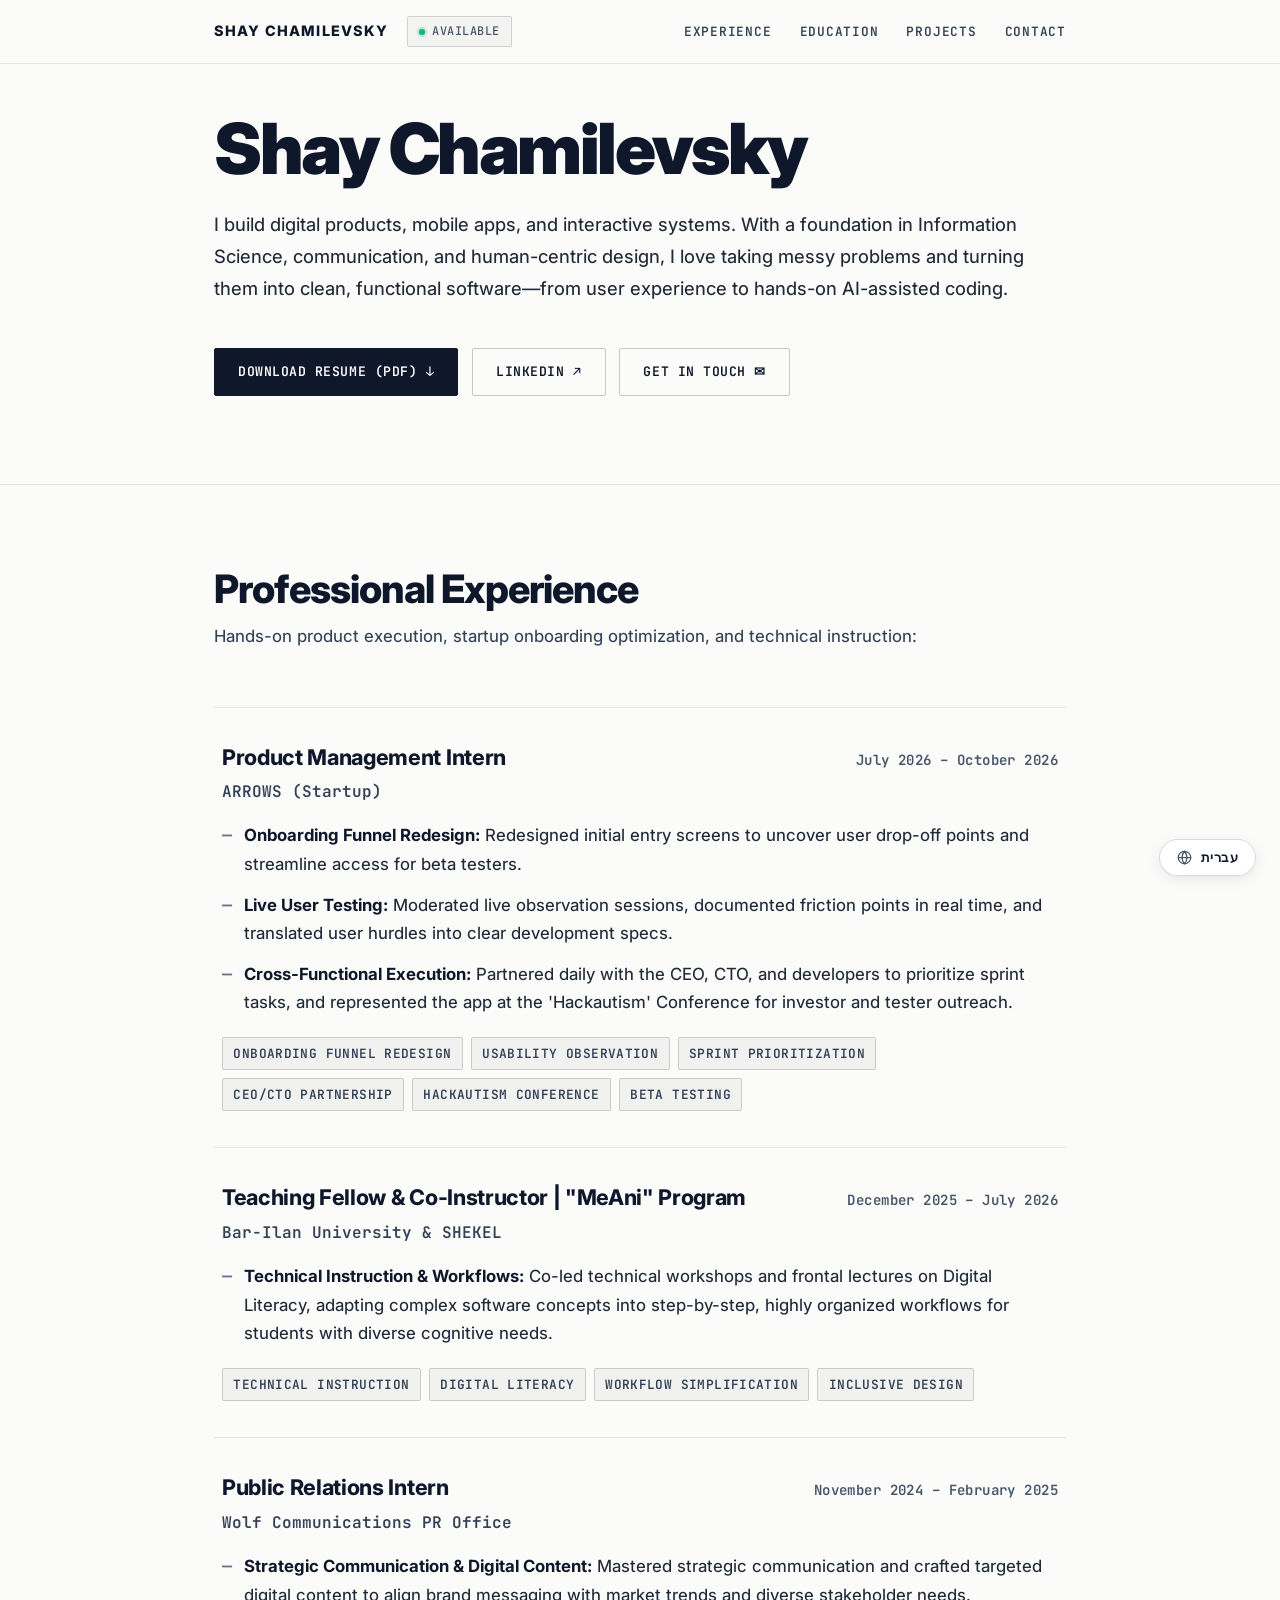
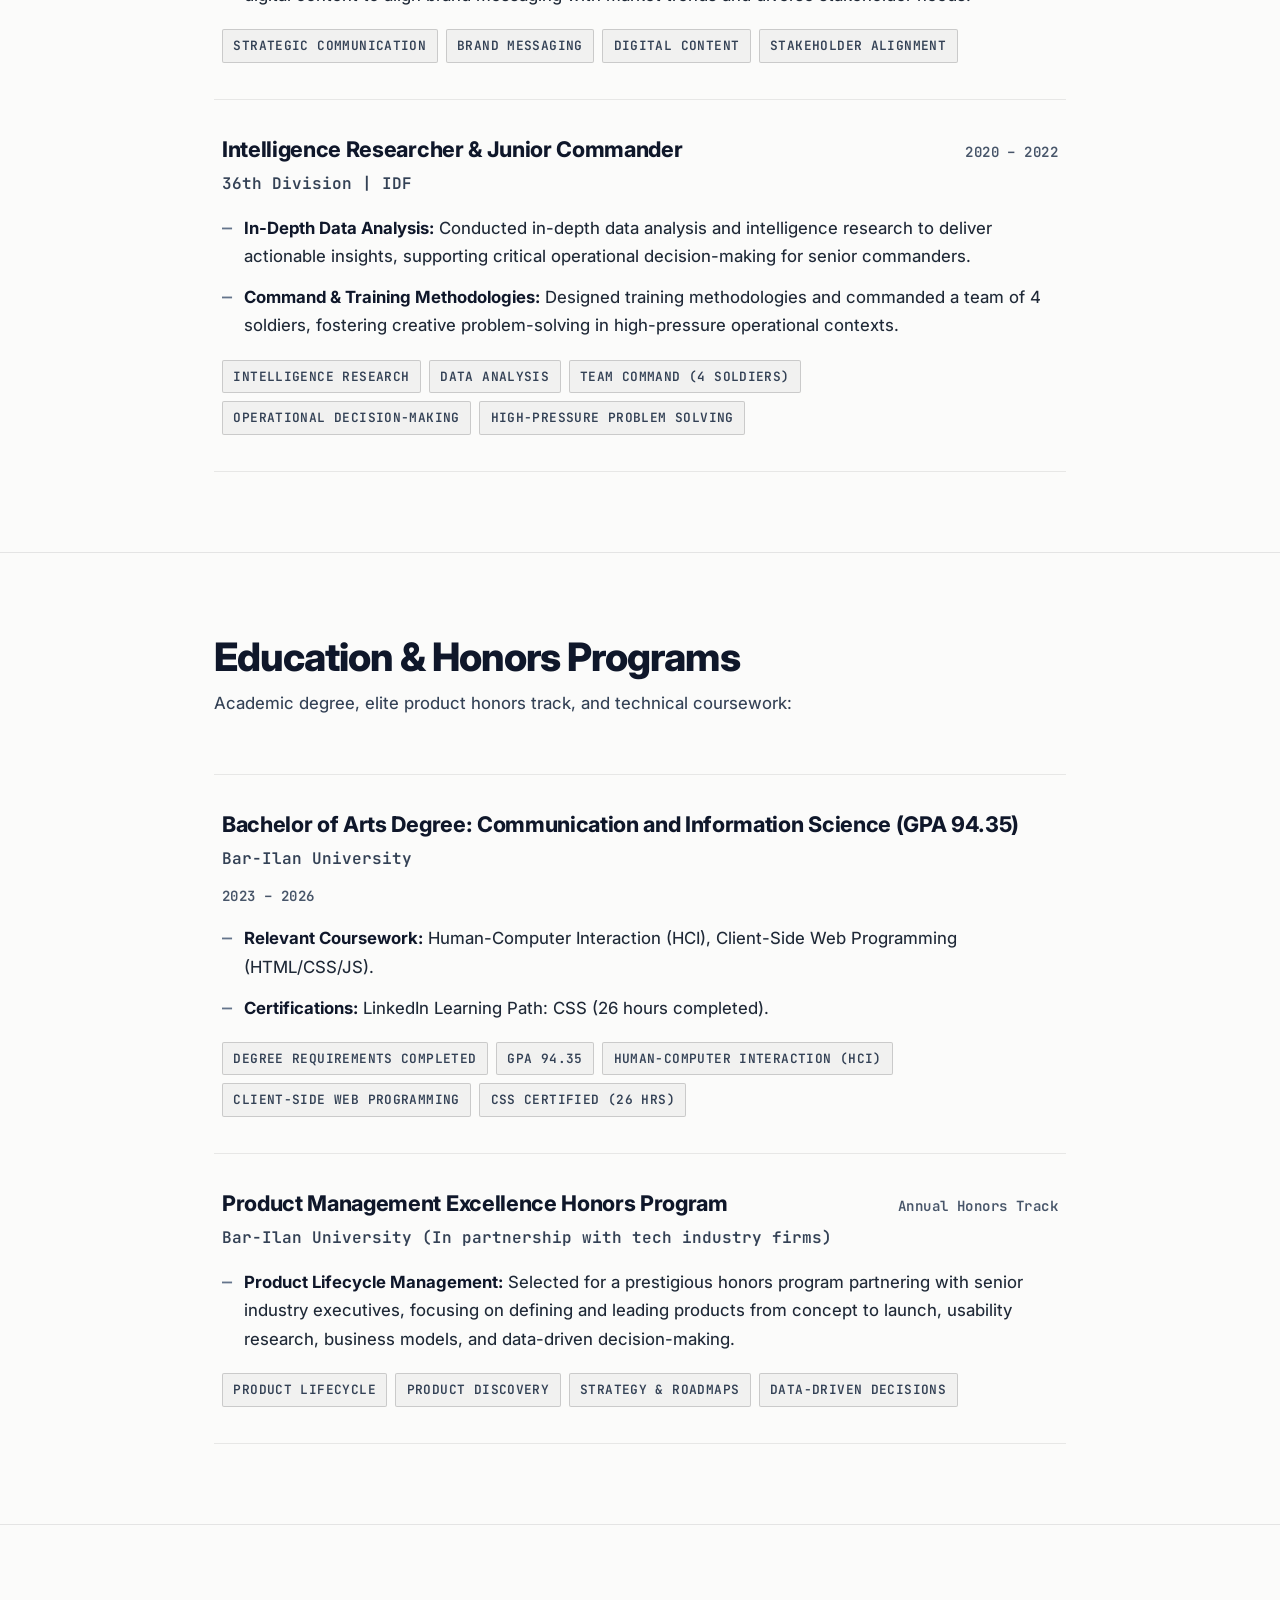
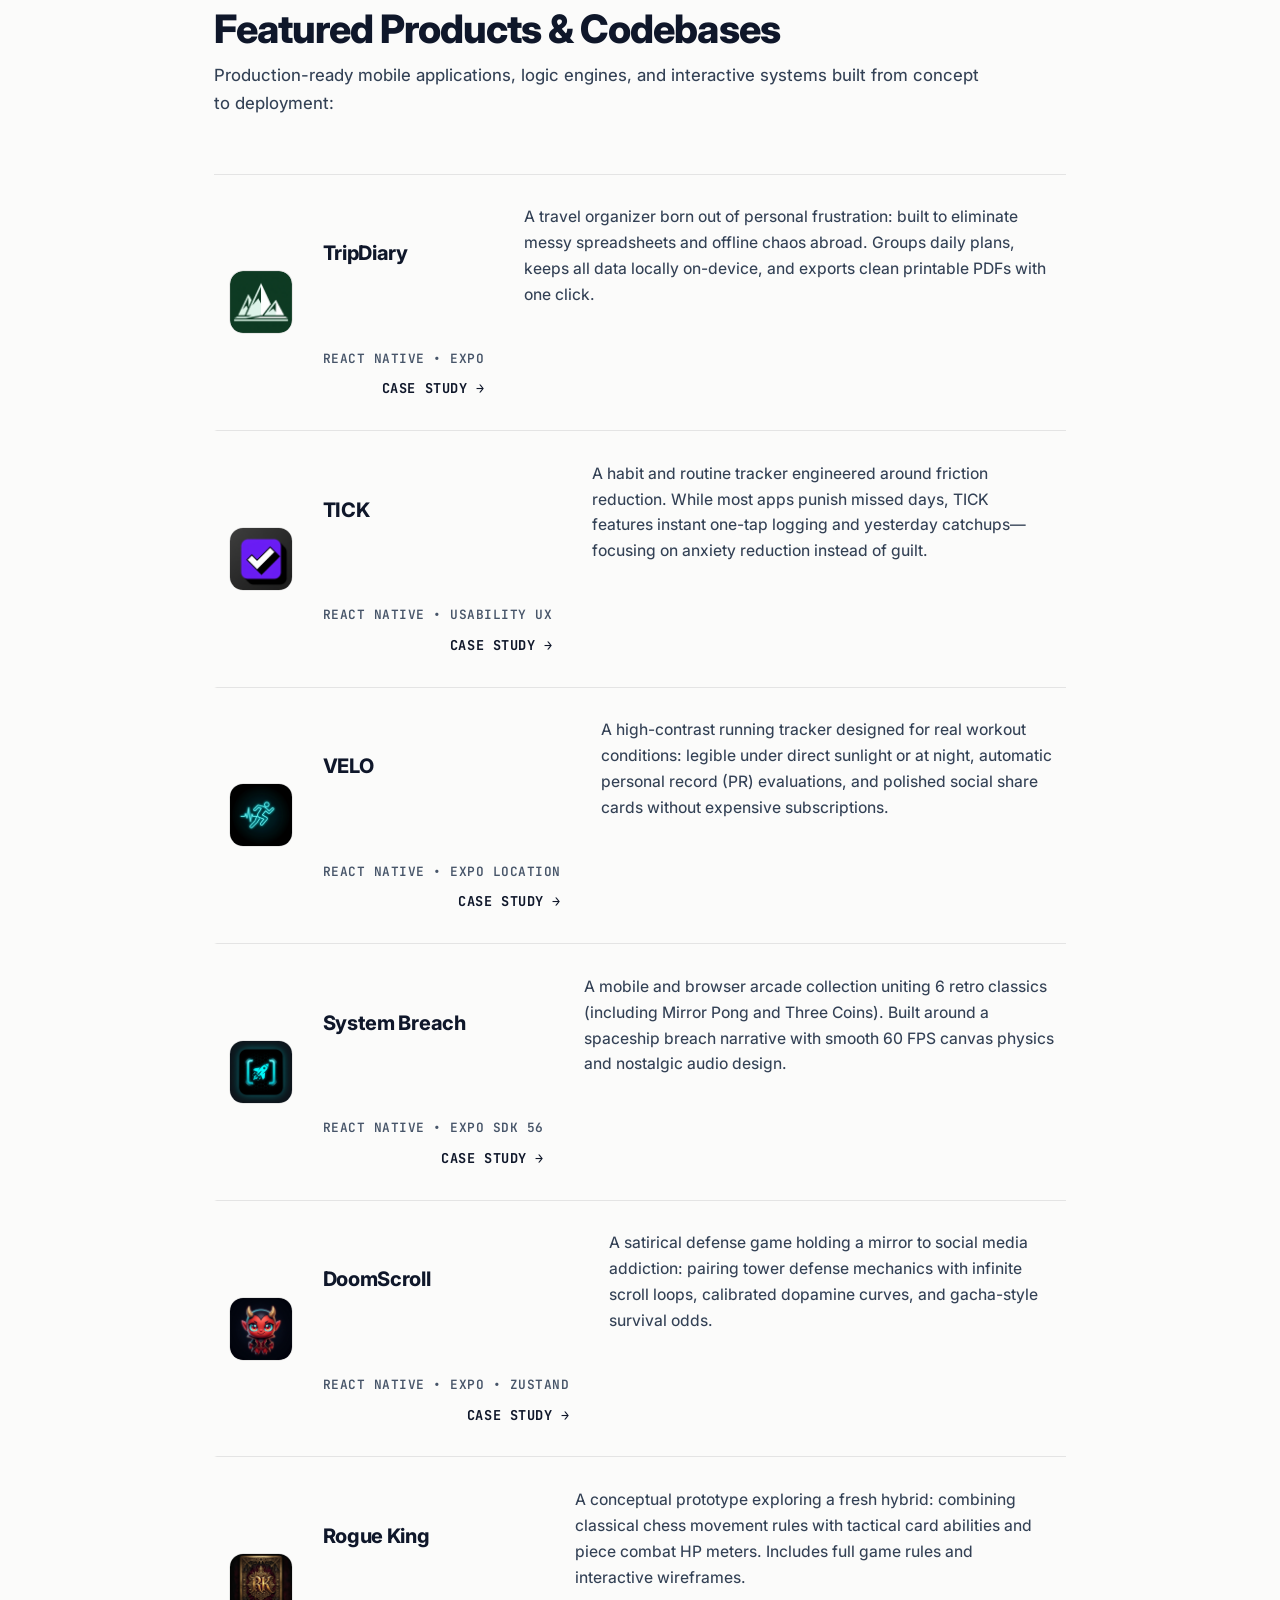
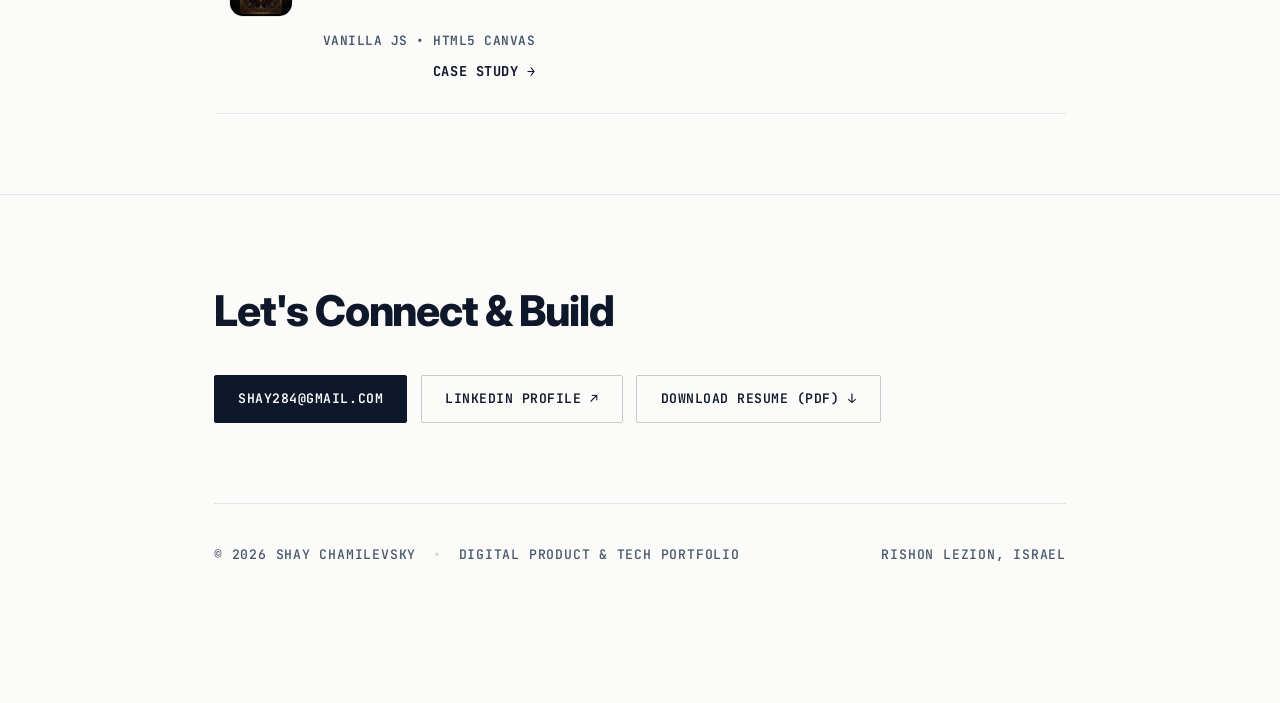
<file: index.html>
<!doctype html>
<html lang="en" dir="ltr">
  <head>
    <meta charset="UTF-8" />
    <meta name="viewport" content="width=device-width, initial-scale=1.0" />
    <title>Shay Chamilevsky — Product Builder & Technologist</title>
    <!-- Fonts: Inter for English, Rubik for Hebrew -->
    <link rel="preconnect" href="https://fonts.googleapis.com" />
    <link rel="preconnect" href="https://fonts.gstatic.com" crossorigin />
    <link
      href="https://fonts.googleapis.com/css2?family=Chakra+Petch:wght@700&family=Cinzel:wght@700;900&family=Inter:wght@400;500;600;700;800;900&family=Rubik:wght@400;500;700;800&family=JetBrains+Mono:wght@500;700&display=swap"
      rel="stylesheet"
    />
    <link rel="stylesheet" href="assets/css/style.css" />
  </head>
  <body>
    <!-- Top Sticky Navigation Bar -->
    <header class="navbar">
      <div class="nav-container">
        <div class="nav-brand">
          <a href="#hero" class="nav-logo" data-en="SHAY CHAMILEVSKY" data-he="שי חמילבסקי">SHAY CHAMILEVSKY</a>
          <span class="nav-status-pill">
            <span class="status-dot"></span>
            <span data-en="AVAILABLE" data-he="זמין לעבודה">AVAILABLE</span>
          </span>
        </div>

        <nav class="nav-links">
          <a href="#experience" data-en="Experience" data-he="ניסיון">Experience</a>
          <a href="#education" data-en="Education" data-he="השכלה">Education</a>
          <a href="#projects" data-en="Projects" data-he="פרויקטים">Projects</a>
          <a href="#contact" data-en="Contact" data-he="צור קשר">Contact</a>
        </nav>
      </div>
    </header>

    <main>
      <!-- 1. Hero Section: Executive Pitch + Action Buttons + Proof-Points -->
      <section id="hero" class="section hero-section">
        <div class="container">
          <div class="hero-box">
            <h1 class="hero-name" data-en="Shay Chamilevsky" data-he="שי חמילבסקי">
              Shay Chamilevsky
            </h1>

            <p
              class="hero-bio"
              data-en="I build digital products, mobile apps, and interactive systems. With a foundation in Information Science, communication, and human-centric design, I love taking messy problems and turning them into clean, functional software—from user experience to hands-on AI-assisted coding."
              data-he="אני בונה מוצרים דיגיטליים, אפליקציות ומערכות. מגיע עם רקע במדעי המידע, תקשורת בין-אישית וחשיבה מעשית. אוהב לקחת בעיות לא פתורות או רעיונות מבולגנים, ולבנות מהם כלים עובדים ופשוטים לשימוש — מאפיון החוויה ועד פיתוח בקוד בעזרת כלי AI."
            >
              I build digital products, mobile apps, and interactive systems. With a foundation in Information Science, communication, and human-centric design, I love taking messy problems and turning them into clean, functional software—from user experience to hands-on AI-assisted coding.
            </p>

            <div class="hero-actions-row">
              <a
                href="assets/cv/Shay%20Chamilevsky%20CV.pdf"
                class="btn-sharp btn-sharp-primary"
                download="Shay Chamilevsky CV.pdf"
                target="_blank"
                rel="noopener noreferrer"
                data-en="Download Resume (PDF) ↓"
                data-he="הורדת קורות חיים (PDF) ↓"
                aria-label="Download Shay Chamilevsky Resume PDF"
              >
                Download Resume (PDF) ↓
              </a>
              <a
                href="https://www.linkedin.com/in/shaychamilevsky/"
                target="_blank"
                rel="noopener noreferrer"
                class="btn-sharp btn-sharp-outline"
                data-en="LinkedIn ↗"
                data-he="לינקדאין ↗"
                aria-label="Open Shay Chamilevsky LinkedIn Profile"
              >
                LinkedIn ↗
              </a>
              <a
                href="mailto:shay284@gmail.com"
                class="btn-sharp btn-sharp-outline"
                data-en="Get in Touch ✉"
                data-he="צור קשר ✉"
                aria-label="Send Email to Shay Chamilevsky"
              >
                Get in Touch ✉
              </a>
            </div>
          </div>
        </div>
      </section>

      <!-- 2. Work Experience Section -->
      <section id="experience" class="section bg-alt">
        <div class="container">
          <div class="section-header-wrap">
            <h2 class="section-title" data-en="Professional Experience" data-he="ניסיון מקצועי">
              Professional Experience
            </h2>
            <p
              class="section-subtitle"
              data-en="Hands-on product execution, startup onboarding optimization, and technical instruction:"
              data-he="הובלת תהליכי מוצר, אופטימיזציית משפכי הצטרפות בסטארטאפים והדרכה טכנולוגית:"
            >
              Hands-on product execution, startup onboarding optimization, and technical instruction:
            </p>
          </div>

          <div class="experience-list">
            <!-- 1. ARROWS (Startup) -->
            <article class="exp-card">
              <div class="exp-header">
                <div class="exp-role-group">
                  <h3 data-en="Product Management Intern" data-he="מתמחה בניהול מוצר (Product Management Intern)">
                    Product Management Intern
                  </h3>
                  <span class="exp-org" data-en="ARROWS (Startup)" data-he="ARROWS (סטארטאפ)">ARROWS (Startup)</span>
                </div>
                <span class="exp-date-badge" data-en="July 2026 – October 2026" data-he="יולי 2026 – אוקטובר 2026">July 2026 – October 2026</span>
              </div>

              <ul class="exp-bullets">
                <li
                  data-en="<strong>Onboarding Funnel Redesign:</strong> Redesigned initial entry screens to uncover user drop-off points and streamline access for beta testers."
                  data-he="<strong>משפך הצטרפות (Onboarding):</strong> תכננתי מחדש את מסכי הכניסה הראשונים כדי להבין איפה משתמשים נתקעים ונוטשים, ופישטתי את התהליך עבור משתמשי הבטא."
                >
                  <strong>Onboarding Funnel Redesign:</strong> Redesigned initial entry screens to uncover user drop-off points and streamline access for beta testers.
                </li>
                <li
                  data-en="<strong>Live User Testing:</strong> Moderated live observation sessions, documented friction points in real time, and translated user hurdles into clear development specs."
                  data-he="<strong>בדיקות משתמשים:</strong> הובלתי בדיקות שמישות חיות: ישבתי מול משתמשים, צפיתי איפה הם מסתבכים בממשק, ורשמתי דרישות מדויקות לתיקון עבור צוות הפיתוח."
                >
                  <strong>Live User Testing:</strong> Moderated live observation sessions, documented friction points in real time, and translated user hurdles into clear development specs.
                </li>
                <li
                  data-en="<strong>Cross-Functional Execution:</strong> Partnered daily with the CEO, CTO, and developers to prioritize sprint tasks, and represented the app at the 'Hackautism' Conference for investor and tester outreach."
                  data-he="<strong>עבודה מול הנהלה ופיתוח:</strong> עבודה יומיומית מול המנכ״ל, מנהל הטכנולוגיות והמתכנתים לקביעת סדרי עדיפויות לפיתוח, וייצוג האפליקציה בכנס 'Hackautism' מול משקיעים ונסיינים."
                >
                  <strong>Cross-Functional Execution:</strong> Partnered daily with the CEO, CTO, and developers to prioritize sprint tasks, and represented the app at the 'Hackautism' Conference for investor and tester outreach.
                </li>
              </ul>

              <div class="exp-tags">
                <span class="chip" data-en="Onboarding Funnel Redesign" data-he="עיצוב משפך Onboarding">Onboarding Funnel Redesign</span>
                <span class="chip" data-en="Usability Observation" data-he="תצפיות משתמשים">Usability Observation</span>
                <span class="chip" data-en="Sprint Prioritization" data-he="תיעדוף ספרינטים">Sprint Prioritization</span>
                <span class="chip" data-en="CEO/CTO Partnership" data-he="עבודה צמודה מול הנהלה">CEO/CTO Partnership</span>
                <span class="chip" data-en="Hackautism Conference" data-he="כנס Hackautism">Hackautism Conference</span>
                <span class="chip" data-en="Beta Testing" data-he="בדיקות בטא">Beta Testing</span>
              </div>
            </article>

            <!-- 2. MeAni Program -->
            <article class="exp-card">
              <div class="exp-header">
                <div class="exp-role-group">
                  <h3 data-en='Teaching Fellow & Co-Instructor | "MeAni" Program' data-he='עמית הוראה ומדריך שותף | תוכנית "מיאני"'>
                    Teaching Fellow & Co-Instructor | "MeAni" Program
                  </h3>
                  <span class="exp-org" data-en="Bar-Ilan University & SHEKEL" data-he="אוניברסיטת בר-אילן ועמותת שק&quot;ל">
                    Bar-Ilan University & SHEKEL
                  </span>
                </div>
                <span class="exp-date-badge" data-en="December 2025 – July 2026" data-he="דצמבר 2025 – יולי 2026">December 2025 – July 2026</span>
              </div>

              <ul class="exp-bullets">
                <li
                  data-en="<strong>Technical Instruction & Workflows:</strong> Co-led technical workshops and frontal lectures on Digital Literacy, adapting complex software concepts into step-by-step, highly organized workflows for students with diverse cognitive needs."
                  data-he="<strong>הדרכה טכנולוגית והנגשת תוכנה:</strong> הובלה משותפת של סדנאות והרצאות פרונטליות בנושאי אוריינות דיגיטלית, תוך פירוק מושגי תוכנה מורכבים לתהליכי עבודה מובנים וברורים עבור סטודנטים עם צרכים קוגניטיביים מגוונים."
                >
                  <strong>Technical Instruction & Workflows:</strong> Co-led technical workshops and frontal lectures on Digital Literacy, adapting complex software concepts into step-by-step, highly organized workflows for students with diverse cognitive needs.
                </li>
              </ul>

              <div class="exp-tags">
                <span class="chip" data-en="Technical Instruction" data-he="הדרכה טכנולוגית">Technical Instruction</span>
                <span class="chip" data-en="Digital Literacy" data-he="אוריינות דיגיטלית">Digital Literacy</span>
                <span class="chip" data-en="Workflow Simplification" data-he="פישוט תהליכי עבודה">Workflow Simplification</span>
                <span class="chip" data-en="Inclusive Design" data-he="הנגשה קוגניטיבית">Inclusive Design</span>
              </div>
            </article>

            <!-- 3. Wolf Communications PR Office -->
            <article class="exp-card">
              <div class="exp-header">
                <div class="exp-role-group">
                  <h3 data-en="Public Relations Intern" data-he="מתמחה יחסי ציבור ותקשורת (PR Intern)">
                    Public Relations Intern
                  </h3>
                  <span class="exp-org" data-en="Wolf Communications PR Office" data-he="משרד וולף תקשורת">
                    Wolf Communications PR Office
                  </span>
                </div>
                <span class="exp-date-badge" data-en="November 2024 – February 2025" data-he="נובמבר 2024 – פברואר 2025">November 2024 – February 2025</span>
              </div>

              <ul class="exp-bullets">
                <li
                  data-en="<strong>Strategic Communication & Digital Content:</strong> Mastered strategic communication and crafted targeted digital content to align brand messaging with market trends and diverse stakeholder needs."
                  data-he="<strong>תקשורת אסטרטגית ותוכן דיגיטלי:</strong> גיבוש מסרים אסטרטגיים ויצירת תוכן דיגיטלי ממוקד להתאמת נרטיב המותג למגמות שוק ולדרישות מחזיקי עניין מגוונים."
                >
                  <strong>Strategic Communication & Digital Content:</strong> Mastered strategic communication and crafted targeted digital content to align brand messaging with market trends and diverse stakeholder needs.
                </li>
              </ul>

              <div class="exp-tags">
                <span class="chip" data-en="Strategic Communication" data-he="תקשורת אסטרטגית">Strategic Communication</span>
                <span class="chip" data-en="Brand Messaging" data-he="נרטיב מותג">Brand Messaging</span>
                <span class="chip" data-en="Digital Content" data-he="תוכן דיגיטלי">Digital Content</span>
                <span class="chip" data-en="Stakeholder Alignment" data-he="תיאום מחזיקי עניין">Stakeholder Alignment</span>
              </div>
            </article>

            <!-- 4. Military Service -->
            <article class="exp-card">
              <div class="exp-header">
                <div class="exp-role-group">
                  <h3 data-en="Intelligence Researcher & Junior Commander" data-he="חוקר מודיעין ומפקד צוות">
                    Intelligence Researcher & Junior Commander
                  </h3>
                  <span class="exp-org" data-en="36th Division | IDF" data-he="אוגדה 36 | צה&quot;ל">
                    36th Division | IDF
                  </span>
                </div>
                <span class="exp-date-badge" data-en="2020 – 2022" data-he="2020 – 2022">2020 – 2022</span>
              </div>

              <ul class="exp-bullets">
                <li
                  data-en="<strong>In-Depth Data Analysis:</strong> Conducted in-depth data analysis and intelligence research to deliver actionable insights, supporting critical operational decision-making for senior commanders."
                  data-he="<strong>ניתוח נתונים ומחקר מודיעיני:</strong> ביצוע מחקרי עומק וניתוח דאטה מורכב להפקת תובנות אופרטיביות קריטיות לקבלת החלטות בדרגי פיקוד בכירים."
                >
                  <strong>In-Depth Data Analysis:</strong> Conducted in-depth data analysis and intelligence research to deliver actionable insights, supporting critical operational decision-making for senior commanders.
                </li>
                <li
                  data-en="<strong>Command & Training Methodologies:</strong> Designed training methodologies and commanded a team of 4 soldiers, fostering creative problem-solving in high-pressure operational contexts."
                  data-he="<strong>פיקוד צוות ופיתוח הדרכה:</strong> פיתוח מתודולוגיות הדרכה ופיקוד ישיר על צוות של 4 חיילים, תוך טיפוח חשיבה יצירתית ופתרון בעיות תחת לחץ מבצעי."
                >
                  <strong>Command & Training Methodologies:</strong> Designed training methodologies and commanded a team of 4 soldiers, fostering creative problem-solving in high-pressure operational contexts.
                </li>
              </ul>

              <div class="exp-tags">
                <span class="chip" data-en="Intelligence Research" data-he="מחקר מודיעיני">Intelligence Research</span>
                <span class="chip" data-en="Data Analysis" data-he="ניתוח נתונים">Data Analysis</span>
                <span class="chip" data-en="Team Command (4 Soldiers)" data-he="פיקוד צוות (4 חיילים)">Team Command (4 Soldiers)</span>
                <span class="chip" data-en="Operational Decision-Making" data-he="קבלת החלטות מבצעיות">Operational Decision-Making</span>
                <span class="chip" data-en="High-Pressure Problem Solving" data-he="פתרון בעיות תחת לחץ">High-Pressure Problem Solving</span>
              </div>
            </article>
          </div>
        </div>
      </section>

      <!-- 3. Education & Honors Programs Section -->
      <section id="education" class="section">
        <div class="container">
          <div class="section-header-wrap">
            <h2 class="section-title" data-en="Education & Honors Programs" data-he="השכלה ותוכניות מצטיינים">
              Education & Honors Programs
            </h2>
            <p
              class="section-subtitle"
              data-en="Academic degree, elite product honors track, and technical coursework:"
              data-he="תואר אקדמי, תוכנית מצטיינים יוקרתית בניהול מוצר וקורסים טכנולוגיים:"
            >
              Academic degree, elite product honors track, and technical coursework:
            </p>
          </div>

          <div class="experience-list">
            <!-- Card 1: Academic Degree -->
            <article class="exp-card">
              <div class="exp-header">
                <div class="exp-role-group">
                  <h3
                    data-en="Bachelor of Arts Degree: Communication and Information Science (GPA 94.35)"
                    data-he="תואר ראשון (B.A.): מדעי המידע ותקשורת (ממוצע 94.35)"
                  >
                    Bachelor of Arts Degree: Communication and Information Science (GPA 94.35)
                  </h3>
                  <span class="exp-org" data-en="Bar-Ilan University" data-he="אוניברסיטת בר-אילן">
                    Bar-Ilan University
                  </span>
                </div>
                <span class="exp-date-badge" data-en="2023 – 2026" data-he="2023 – 2026">
                  2023 – 2026
                </span>
              </div>

              <ul class="exp-bullets">
                <li
                  data-en="<strong>Relevant Coursework:</strong> Human-Computer Interaction (HCI), Client-Side Web Programming (HTML/CSS/JS)."
                  data-he="<strong>קורסים רלוונטיים:</strong> אינטראקציית אדם-מחשב (HCI), פיתוח ובניית אתרים צד-לקוח (HTML/CSS/JS)."
                >
                  <strong>Relevant Coursework:</strong> Human-Computer Interaction (HCI), Client-Side Web Programming (HTML/CSS/JS).
                </li>
                <li
                  data-en="<strong>Certifications:</strong> LinkedIn Learning Path: CSS (26 hours completed)."
                  data-he="<strong>הסמכות מקצועיות:</strong> מסלול למידה מקצועי של LinkedIn Learning: התמחות CSS (26 שעות לימוד מלאות)."
                >
                  <strong>Certifications:</strong> LinkedIn Learning Path: CSS (26 hours completed).
                </li>
              </ul>

              <div class="exp-tags">
                <span class="chip" data-en="Degree Requirements Completed" data-he="הושלמו כל חובות התואר">Degree Requirements Completed</span>
                <span class="chip" data-en="GPA 94.35" data-he="ממוצע 94.35">GPA 94.35</span>
                <span class="chip" data-en="Human-Computer Interaction (HCI)" data-he="אינטראקציית אדם-מחשב (HCI)">Human-Computer Interaction (HCI)</span>
                <span class="chip" data-en="Client-Side Web Programming" data-he="פיתוח צד-לקוח (HTML/CSS/JS)">Client-Side Web Programming</span>
                <span class="chip" data-en="CSS Certified (26 hrs)" data-he="הסמכת CSS (26 שעות)">CSS Certified (26 hrs)</span>
              </div>
            </article>

            <!-- Card 2: Honors Program (Standalone) -->
            <article class="exp-card">
              <div class="exp-header">
                <div class="exp-role-group">
                  <h3
                    data-en="Product Management Excellence Honors Program"
                    data-he="תוכנית מצטיינים בניהול מוצר"
                  >
                    Product Management Excellence Honors Program
                  </h3>
                  <span class="exp-org" data-en="Bar-Ilan University (In partnership with tech industry firms)" data-he="אוניברסיטת בר-אילן (בשיתוף חברות הייטק מובילות)">
                    Bar-Ilan University (In partnership with tech industry firms)
                  </span>
                </div>
                <span class="exp-date-badge" data-en="Annual Honors Track" data-he="מסלול מצטיינים שנתי">
                  Annual Honors Track
                </span>
              </div>

              <ul class="exp-bullets">
                <li
                  data-en="<strong>Product Lifecycle Management:</strong> Selected for a prestigious honors program partnering with senior industry executives, focusing on defining and leading products from concept to launch, usability research, business models, and data-driven decision-making."
                  data-he="<strong>ניהול מחזור חיי מוצר:</strong> קבלה לתוכנית מצטיינים יוקרתית בשיתוף בכירים בתעשייה, המתמקדת באפיון והובלת מוצר משלב הרעיון ועד להשקה, מחקרי שמישות, מודלים עסקיים וקבלת החלטות מבוססת נתונים."
                >
                  <strong>Product Lifecycle Management:</strong> Selected for a prestigious honors program partnering with senior industry executives, focusing on defining and leading products from concept to launch, usability research, business models, and data-driven decision-making.
                </li>
              </ul>

              <div class="exp-tags">
                <span class="chip" data-en="Product Lifecycle" data-he="מחזור חיי מוצר">Product Lifecycle</span>
                <span class="chip" data-en="Product Discovery" data-he="גילוי ומחקר מוצרי">Product Discovery</span>
                <span class="chip" data-en="Strategy & Roadmaps" data-he="אסטרטגיה ומפות דרכים">Strategy & Roadmaps</span>
                <span class="chip" data-en="Data-Driven Decisions" data-he="קבלת החלטות מבוססת נתונים">Data-Driven Decisions</span>
              </div>
            </article>
          </div>
        </div>
      </section>

      <!-- 5. Featured Products & Codebases (The 6 Projects Grid) -->
<section id="projects" class="section">
        <div class="container">
          <div class="section-header-wrap">
            <h2 class="section-title" data-en="Featured Products & Codebases" data-he="מוצרים ופרויקטים נבחרים">
              Featured Products & Codebases
            </h2>
            <p
              class="section-subtitle"
              data-en="Production-ready mobile applications, logic engines, and interactive systems built from concept to deployment:"
              data-he="אפליקציות מובייל מלאות, מנועי לוגיקה ומערכות אינטראקטיביות שפותחו מקונספט ועד פריסה מלאה:"
            >
              Production-ready mobile applications, logic engines, and interactive systems built from concept to deployment:
            </p>
          </div>

          <div class="projects-grid">
            <!-- 1. TripDiary -->
            <a href="projects/tripdiary.html" class="project-sharp-card project-card--tripdiary">
              <div class="project-preview-wrap">
                <img
                  src="assets/images/tripdiary/icon.png"
                  alt="TripDiary App Icon"
                  class="project-app-logo"
                  onerror="this.src='https://placehold.co/120x120/0d1017/10b981?text=TripDiary'"
                />
                <span class="project-category-badge" data-en="Mobile App" data-he="אפליקציית מובייל">Mobile App</span>
                <span class="personality-sticker" data-en="// Personal Tool" data-he="// כלי אישי לטיולים">// Personal Tool</span>
              </div>
              <div class="project-body">
                <h3 class="project-title" data-en="TripDiary" data-he="TripDiary">TripDiary</h3>
                <p class="project-desc" data-en="A travel organizer born out of personal frustration: built to eliminate messy spreadsheets and offline chaos abroad. Groups daily plans, keeps all data locally on-device, and exports clean printable PDFs with one click." data-he="מתכנן טיולים שנולד מתוך תסכול: נמאס לי מטבלאות אקסל מסורבלות ומסמכים שנעלמים בדיוק כשאין אינטרנט בחו״ל. האפליקציה מארגנת את הימים, שומרת הכל אופליין בנייד ומייצרת דף PDF מסודר להדפסה בלחיצה אחת.">
                  A travel organizer born out of personal frustration: built to eliminate messy spreadsheets and offline chaos abroad. Groups daily plans, keeps all data locally on-device, and exports clean printable PDFs with one click.
                </p>
                <div class="project-footer">
                  <span class="project-tech" data-en="React Native • Expo" data-he="React Native • Expo">React Native • Expo</span>
                  <span class="project-action-link" data-en="Case Study &rarr;" data-he="לעמוד הפרויקט &larr;">Case Study &rarr;</span>
                </div>
              </div>
            </a>

            <!-- 2. TICK -->
            <a href="projects/tick.html" class="project-sharp-card project-card--tick">
              <div class="project-preview-wrap">
                <img
                  src="assets/images/tick/icon.png"
                  alt="TICK App Icon"
                  class="project-app-logo"
                  onerror="this.src='https://placehold.co/120x120/0d1017/a855f7?text=TICK'"
                />
                <span class="project-category-badge" data-en="Habit Tracker" data-he="מעקב הרגלים">Habit Tracker</span>
                <span class="personality-sticker" data-en="// Behavioral Hack" data-he="// האק התנהגותי">// Behavioral Hack</span>
              </div>
              <div class="project-body">
                <h3 class="project-title" data-en="TICK" data-he="TICK">TICK</h3>
                <p class="project-desc" data-en="A habit and routine tracker engineered around friction reduction. While most apps punish missed days, TICK features instant one-tap logging and yesterday catchups—focusing on anxiety reduction instead of guilt." data-he="אפליקציה לבניית שגרה וגמילה מהרגלים. רוב האפליקציות מלחיצות ומענישות כשמפספסים יום; כאן תכננתי ממשק מהיר בלחיצה אחת שמאפשר גם לסמן רטרואקטיבית את אתמול, מתוך הבנה ששינוי אמיתי דורש הפחתת חרדה ולא מעגלי אשמה.">
                  A habit and routine tracker engineered around friction reduction. While most apps punish missed days, TICK features instant one-tap logging and yesterday catchups—focusing on anxiety reduction instead of guilt.
                </p>
                <div class="project-footer">
                  <span class="project-tech" data-en="React Native • Usability UX" data-he="React Native • שמישות UX">React Native • Usability UX</span>
                  <span class="project-action-link" data-en="Case Study &rarr;" data-he="לעמוד הפרויקט &larr;">Case Study &rarr;</span>
                </div>
              </div>
            </a>

            <!-- 3. VELO -->
            <a href="projects/velo.html" class="project-sharp-card project-card--velo">
              <div class="project-preview-wrap">
                <img
                  src="assets/images/velo/icon.png"
                  alt="VELO App Icon"
                  class="project-app-logo"
                  onerror="this.src='https://placehold.co/120x120/0d1017/00f2fe?text=VELO'"
                />
                <span class="project-category-badge" data-en="Athletic HUD" data-he="ממשק ספורט HUD">Athletic HUD</span>
                <span class="personality-sticker" data-en="// Speed Sprint" data-he="// ספרינט מהירות">// Speed Sprint</span>
              </div>
              <div class="project-body">
                <h3 class="project-title" data-en="VELO" data-he="VELO">VELO</h3>
                <p class="project-desc" data-en="A high-contrast running tracker designed for real workout conditions: legible under direct sunlight or at night, automatic personal record (PR) evaluations, and polished social share cards without expensive subscriptions." data-he="אפליקציית ריצה וספורט שפותחה במיוחד לשימוש תוך כדי תנועה: ממשק כהה עם קונטרסט גבוה שרואים בקלות בשמש או בלילה, זיהוי אוטומטי של שיאים אישיים (PR) בלי חישובים מסובכים, ויצירת כרטיס שיתוף מעוצב בלי צורך במנוי חודשי יקר.">
                  A high-contrast running tracker designed for real workout conditions: legible under direct sunlight or at night, automatic personal record (PR) evaluations, and polished social share cards without expensive subscriptions.
                </p>
                <div class="project-footer">
                  <span class="project-tech" data-en="React Native • Expo Location" data-he="React Native • Expo Location">React Native • Expo Location</span>
                  <span class="project-action-link" data-en="Case Study &rarr;" data-he="לעמוד הפרויקט &larr;">Case Study &rarr;</span>
                </div>
              </div>
            </a>

            <!-- 4. System Breach -->
            <a href="projects/system-breach.html" class="project-sharp-card project-card--system-breach">
              <div class="project-preview-wrap">
                <img
                  src="assets/images/system-breach/icon.png"
                  alt="System Breach App Icon"
                  class="project-app-logo"
                  onerror="this.src='https://placehold.co/120x120/0d1017/00ff66?text=System+Breach'"
                />
                <span class="project-category-badge" data-en="Mobile Arcade" data-he="ארקייד מובייל">Mobile Arcade</span>
                <span class="personality-sticker" data-en="// Arcade Nostalgia" data-he="// נוסטלגיית ארקייד">// Arcade Nostalgia</span>
              </div>
              <div class="project-body">
                <h3 class="project-title" data-en="System Breach" data-he="System Breach">System Breach</h3>
                <p class="project-desc" data-en="A mobile and browser arcade collection uniting 6 retro classics (including Mirror Pong and Three Coins). Built around a spaceship breach narrative with smooth 60 FPS canvas physics and nostalgic audio design." data-he="ארקייד רטרו למובייל ולדפדפן שמאחד 6 משחקים קלאסיים (כמו Mirror Pong ו-Three Coins). נבנה סביב סיפור מסגרת של פריצה למערכות חלל, עם פיזיקה מותאמת ל-60FPS בדפדפן וסאונד נוסטלגי.">
                  A mobile and browser arcade collection uniting 6 retro classics (including Mirror Pong and Three Coins). Built around a spaceship breach narrative with smooth 60 FPS canvas physics and nostalgic audio design.
                </p>
                <div class="project-footer">
                  <span class="project-tech" data-en="React Native • Expo SDK 56" data-he="React Native • Expo SDK 56">React Native • Expo SDK 56</span>
                  <span class="project-action-link" data-en="Case Study &rarr;" data-he="לעמוד הפרויקט &larr;">Case Study &rarr;</span>
                </div>
              </div>
            </a>

            <!-- 5. DoomScroll -->
            <a href="projects/doomscroll.html" class="project-sharp-card project-card--doomscroll">
              <div class="project-preview-wrap">
                <img
                  src="assets/images/doomscroll/icon.png"
                  alt="DoomScroll App Icon"
                  class="project-app-logo"
                  onerror="this.src='https://placehold.co/120x120/0d1017/fb923c?text=DoomScroll'"
                />
                <span class="project-category-badge" data-en="Mobile Game" data-he="משחק מובייל">Mobile Game</span>
                <span class="personality-sticker" data-en="// Algorithmic Satire" data-he="// סאטירה אלגוריתמית">// Algorithmic Satire</span>
              </div>
              <div class="project-body">
                <h3 class="project-title" data-en="DoomScroll" data-he="DoomScroll">DoomScroll</h3>
                <p class="project-desc" data-en="A satirical defense game holding a mirror to social media addiction: pairing tower defense mechanics with infinite scroll loops, calibrated dopamine curves, and gacha-style survival odds." data-he="משחק סאטירי שמציג מראה מול ההתמכרות לרשתות החברתיות: לקחתי מכניקה של משחק הגנה ומכניקות גאצ'ה וחיברתי אותה לפסיכולוגיה של הפיד האינסופי — גלילה שמושכת אותך פנימה, אלגוריתם דופמין וסיכויים מכוילים של זכייה והישרדות.">
                  A satirical defense game holding a mirror to social media addiction: pairing tower defense mechanics with infinite scroll loops, calibrated dopamine curves, and gacha-style survival odds.
                </p>
                <div class="project-footer">
                  <span class="project-tech" data-en="React Native • Expo • Zustand" data-he="React Native • Expo • Zustand">React Native • Expo • Zustand</span>
                  <span class="project-action-link" data-en="Case Study &rarr;" data-he="לעמוד הפרויקט &larr;">Case Study &rarr;</span>
                </div>
              </div>
            </a>

            <!-- 6. Rogue King -->
            <a href="projects/rogue-king.html" class="project-sharp-card project-card--rogue-king">
              <div class="project-preview-wrap">
                <img
                  src="assets/images/rogue-king/icon.png"
                  alt="Rogue King Royal Crest Icon"
                  class="project-app-logo"
                  onerror="this.src='https://placehold.co/120x120/0d1017/6366f1?text=Rogue+King'"
                />
                <span class="project-category-badge" data-en="Tactical Roguelike" data-he="רוגלייק טקטי">Tactical Roguelike</span>
                <span class="personality-sticker" data-en="// Logic Lab" data-he="// מעבדת שחמט ו-RNG">// Logic Lab</span>
              </div>
              <div class="project-body">
                <h3 class="project-title" data-en="Rogue King" data-he="Rogue King">Rogue King</h3>
                <p class="project-desc" data-en="A conceptual prototype exploring a fresh hybrid: combining classical chess movement rules with tactical card abilities and piece combat HP meters. Includes full game rules and interactive wireframes." data-he="דמו קונספטואלי שבודק רעיון פשוט: מה קורה כשמחברים את חוקי התנועה של שחמט קלאסי עם קלפי יכולת ומדדי חיים (HP) לכלים? אב-טיפוס שמציג חוקי משחק חדשים ועיצוב ממשק מלא.">
                  A conceptual prototype exploring a fresh hybrid: combining classical chess movement rules with tactical card abilities and piece combat HP meters. Includes full game rules and interactive wireframes.
                </p>
                <div class="project-footer">
                  <span class="project-tech" data-en="Vanilla JS • HTML5 Canvas" data-he="Vanilla JS • HTML5 Canvas">Vanilla JS • HTML5 Canvas</span>
                  <span class="project-action-link" data-en="Case Study &rarr;" data-he="לעמוד הפרויקט &larr;">Case Study &rarr;</span>
                </div>
              </div>
            </a>
          </div>
        </div>
      </section>

      <!-- 6. Contact & Footer -->
<section id="contact" class="section bg-alt">
        <div class="container">
          <div class="contact-box">
            <h2 data-en="Let's Connect & Build" data-he="בואו נדבר וניצור ביחד">
              Let's Connect & Build
            </h2>

            <div class="contact-links-grid">
              <a
                href="mailto:shay284@gmail.com"
                class="btn-sharp btn-sharp-primary"
                data-en="shay284@gmail.com"
                data-he="shay284@gmail.com"
                aria-label="Send email to Shay Chamilevsky"
              >
                shay284@gmail.com
              </a>
              <a
                href="https://www.linkedin.com/in/shaychamilevsky/"
                target="_blank"
                rel="noopener noreferrer"
                class="btn-sharp btn-sharp-secondary"
                data-en="LinkedIn Profile ↗"
                data-he="פרופיל לינקדאין ↗"
                aria-label="Open Shay Chamilevsky LinkedIn Profile"
              >
                LinkedIn Profile ↗
              </a>
              <a
                href="assets/cv/Shay%20Chamilevsky%20CV.pdf"
                class="btn-sharp btn-sharp-outline"
                download="Shay Chamilevsky CV.pdf"
                target="_blank"
                rel="noopener noreferrer"
                data-en="Download Resume (PDF) ↓"
                data-he="הורדת קורות חיים (PDF) ↓"
                aria-label="Download Shay Chamilevsky Resume PDF"
              >
                Download Resume (PDF) ↓
              </a>
            </div>
          </div>

          <!-- Minimalist Footer -->
          <footer class="footer-wrap">
            <div>
              <span data-en="&copy; 2026 SHAY CHAMILEVSKY" data-he="&copy; 2026 שי חמילבסקי">&copy; 2026 SHAY CHAMILEVSKY</span>
              <span class="footer-sep" aria-hidden="true">•</span>
              <span data-en="DIGITAL PRODUCT & TECH PORTFOLIO" data-he="פורטפוליו מוצרים דיגיטליים וטכנולוגיה">DIGITAL PRODUCT & TECH PORTFOLIO</span>
            </div>
            <div data-en="RISHON LEZION, ISRAEL" data-he="ראשון לציון, ישראל">
              RISHON LEZION, ISRAEL
            </div>
          </footer>
        </div>
      </section>

      <!-- Fixed Floating Language Switcher Pill -->
      <button id="lang-toggle" class="floating-lang-pill" aria-label="Toggle language between English and Hebrew">
        <svg width="15" height="15" viewBox="0 0 24 24" fill="none" stroke="currentColor" stroke-width="2" stroke-linecap="round" stroke-linejoin="round" aria-hidden="true">
          <circle cx="12" cy="12" r="10"></circle>
          <line x1="2" y1="12" x2="22" y2="12"></line>
          <path d="M12 2a15.3 15.3 0 0 1 4 10 15.3 15.3 0 0 1-4 10 15.3 15.3 0 0 1-4-10 15.3 15.3 0 0 1 4-10z"></path>
        </svg>
        <span id="lang-btn-text">עברית</span>
      </button>
    </main>

    <!-- Language Switcher Script -->
    <script>
      const toggleBtn = document.getElementById("lang-toggle");
      const langText = document.getElementById("lang-btn-text");
      function getInitialLang() {
        try {
          const saved = localStorage.getItem("site_lang");
          if (saved === "he" || saved === "en") return saved;
        } catch (e) {}
        const browserLang = (typeof navigator !== "undefined" && (navigator.language || navigator.userLanguage) || "").toLowerCase();
        return browserLang.startsWith("he") ? "he" : "en";
      }

      let currentLang = getInitialLang();

      function setLanguage(lang) {
        currentLang = lang;
        try {
          localStorage.setItem("site_lang", lang);
        } catch (e) {}

        const isHebrew = lang === "he";
        document.documentElement.lang = lang;
        document.documentElement.dir = isHebrew ? "rtl" : "ltr";
        document.title = isHebrew
          ? "שי חמילבסקי — בונה מוצרים דיגיטליים וטכנולוגיה"
          : "Shay Chamilevsky — Product Builder & Technologist";

        if (langText) langText.textContent = isHebrew ? "English" : "עברית";

        document.querySelectorAll("[data-en]").forEach((el) => {
          const text = el.getAttribute(isHebrew ? "data-he" : "data-en");
          if (text) el.innerHTML = text;
        });
      }

      if (toggleBtn) {
        toggleBtn.addEventListener("click", () => {
          setLanguage(currentLang === "en" ? "he" : "en");
        });
      }

      // Initialize
      setLanguage(currentLang);
    </script>
  </body>
</html>
</file>
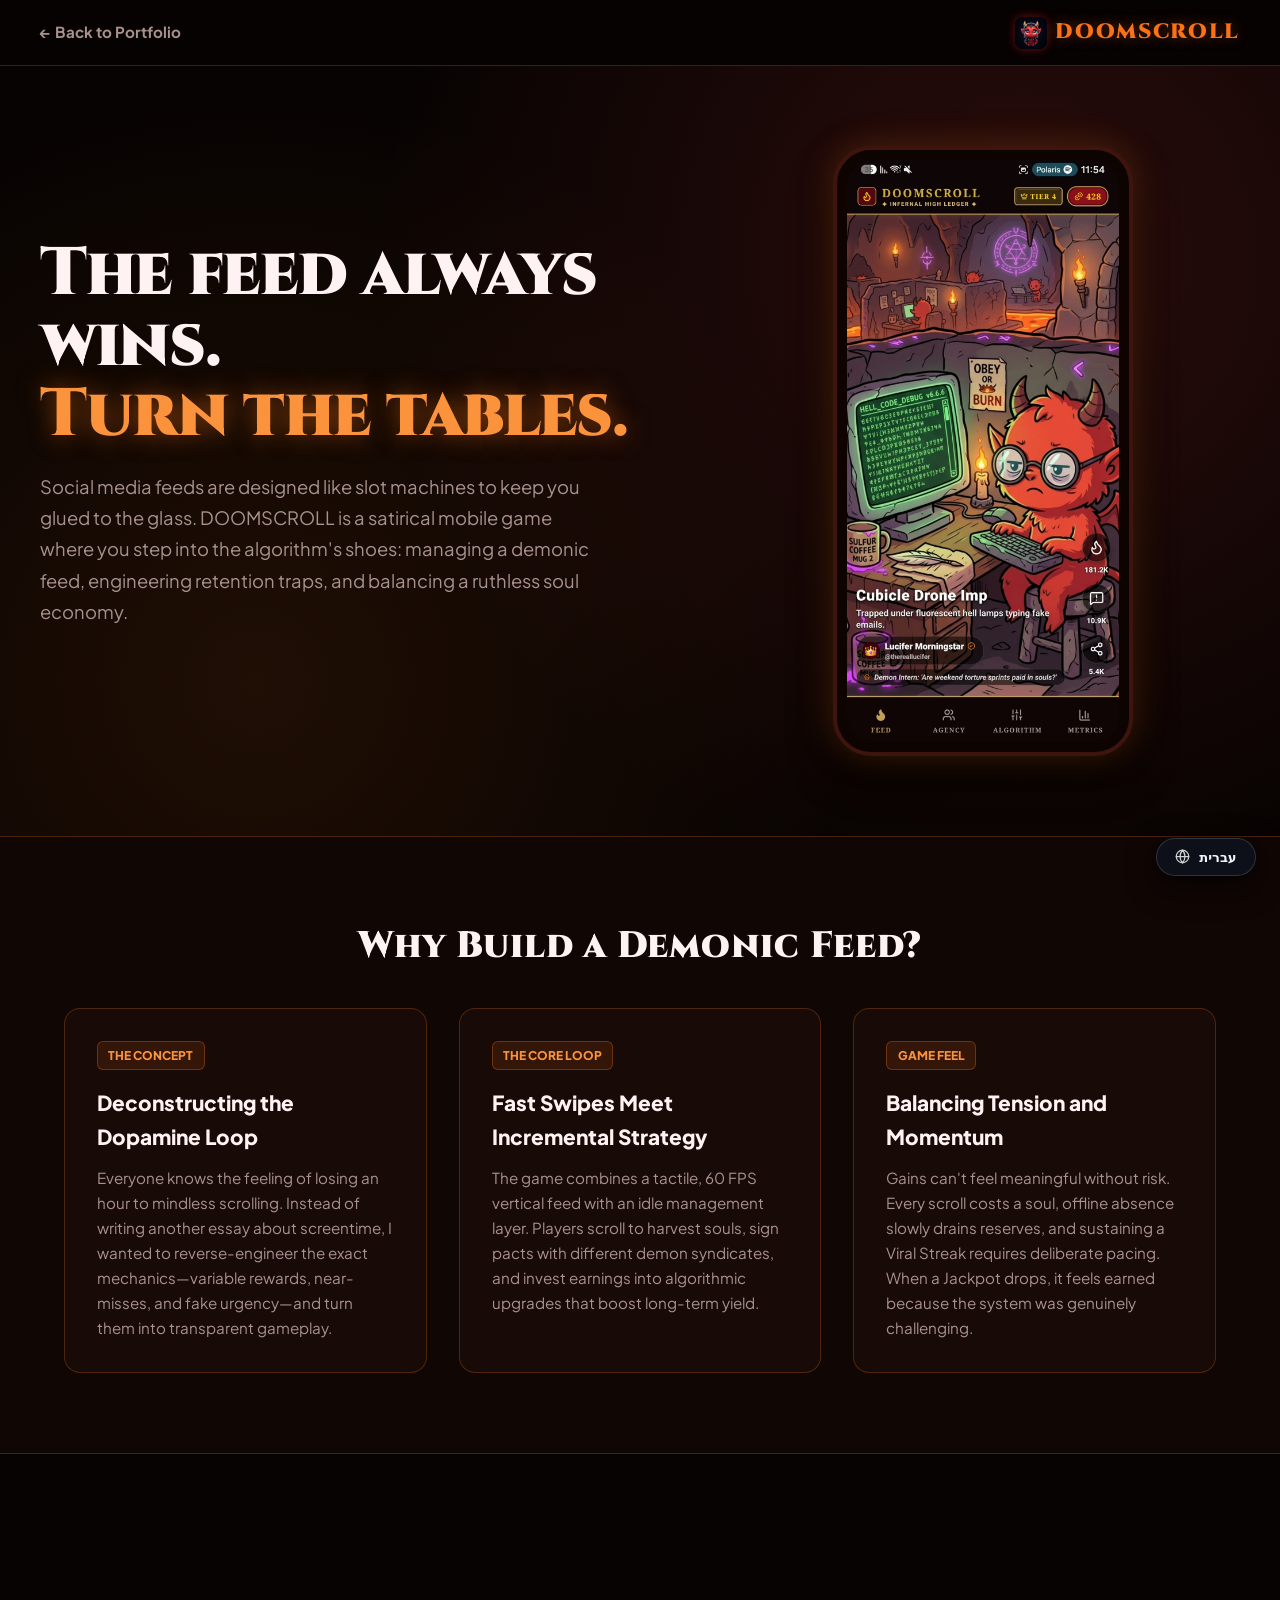
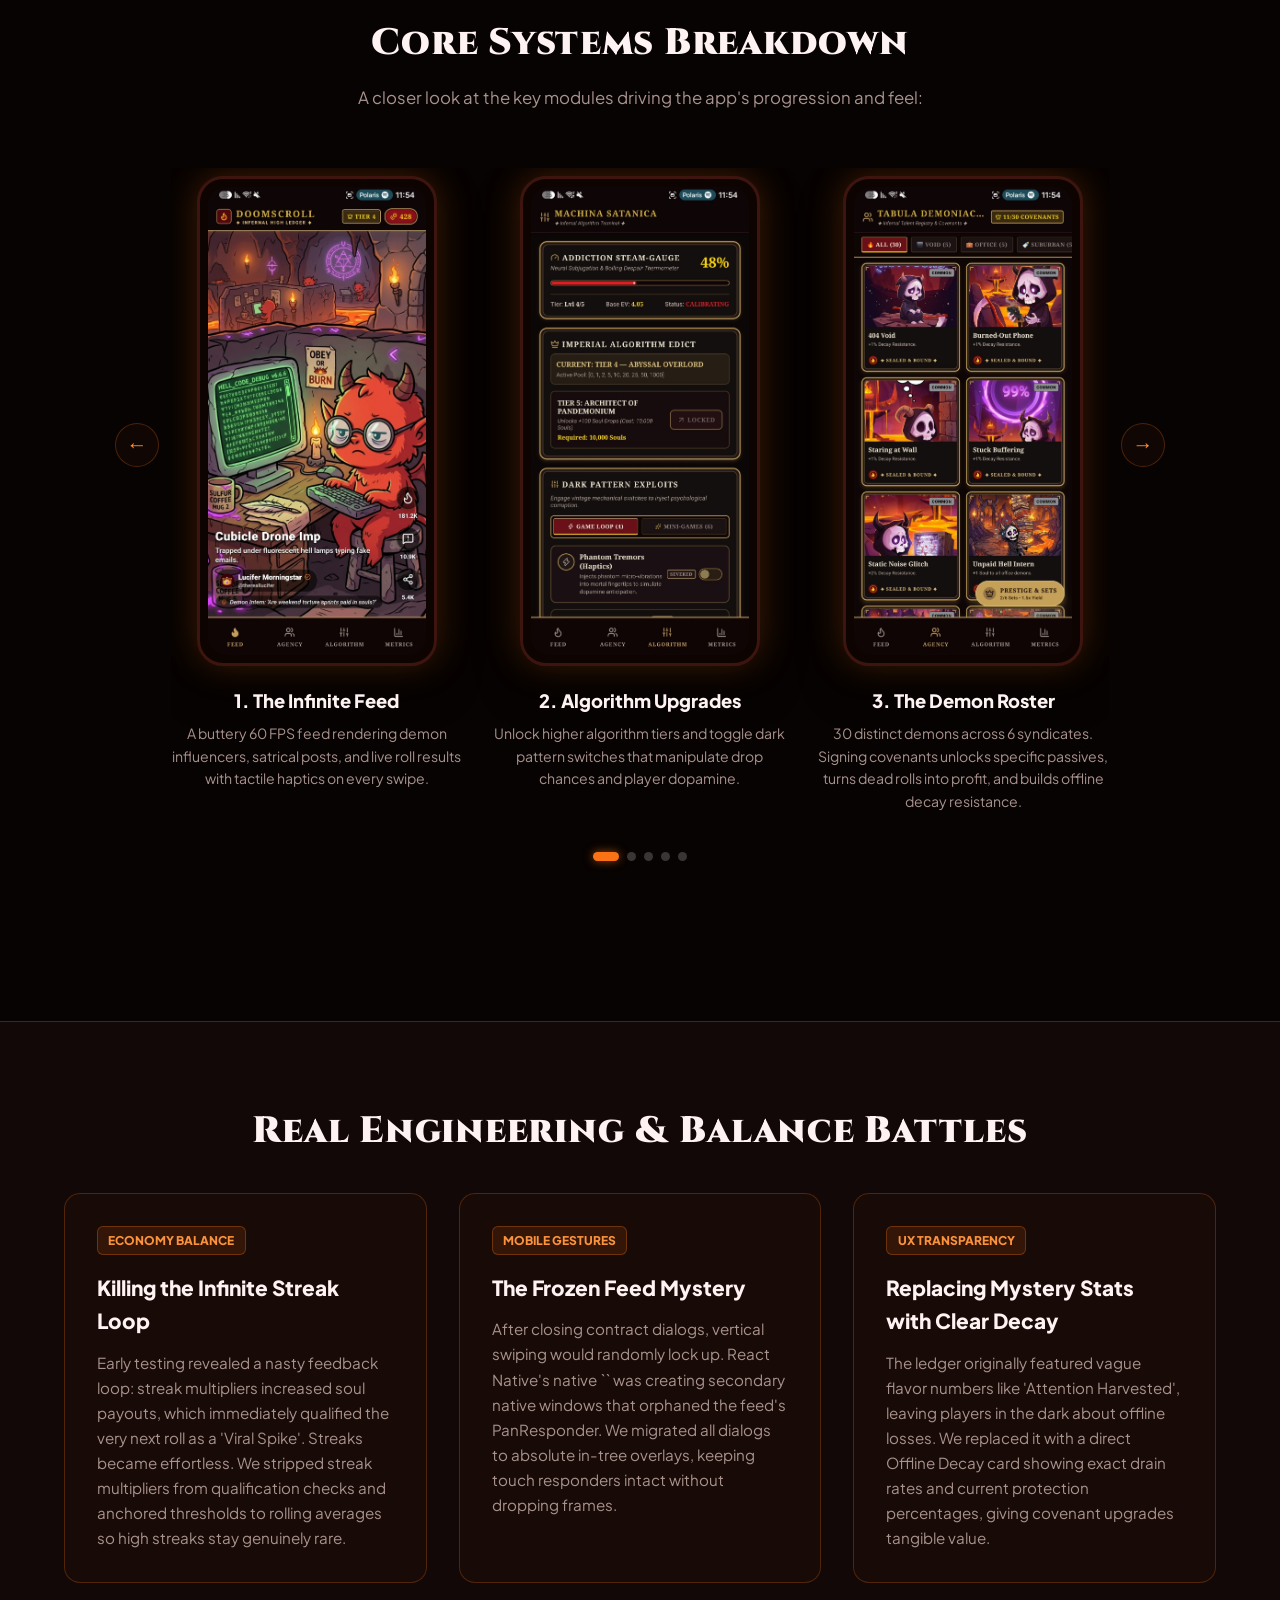
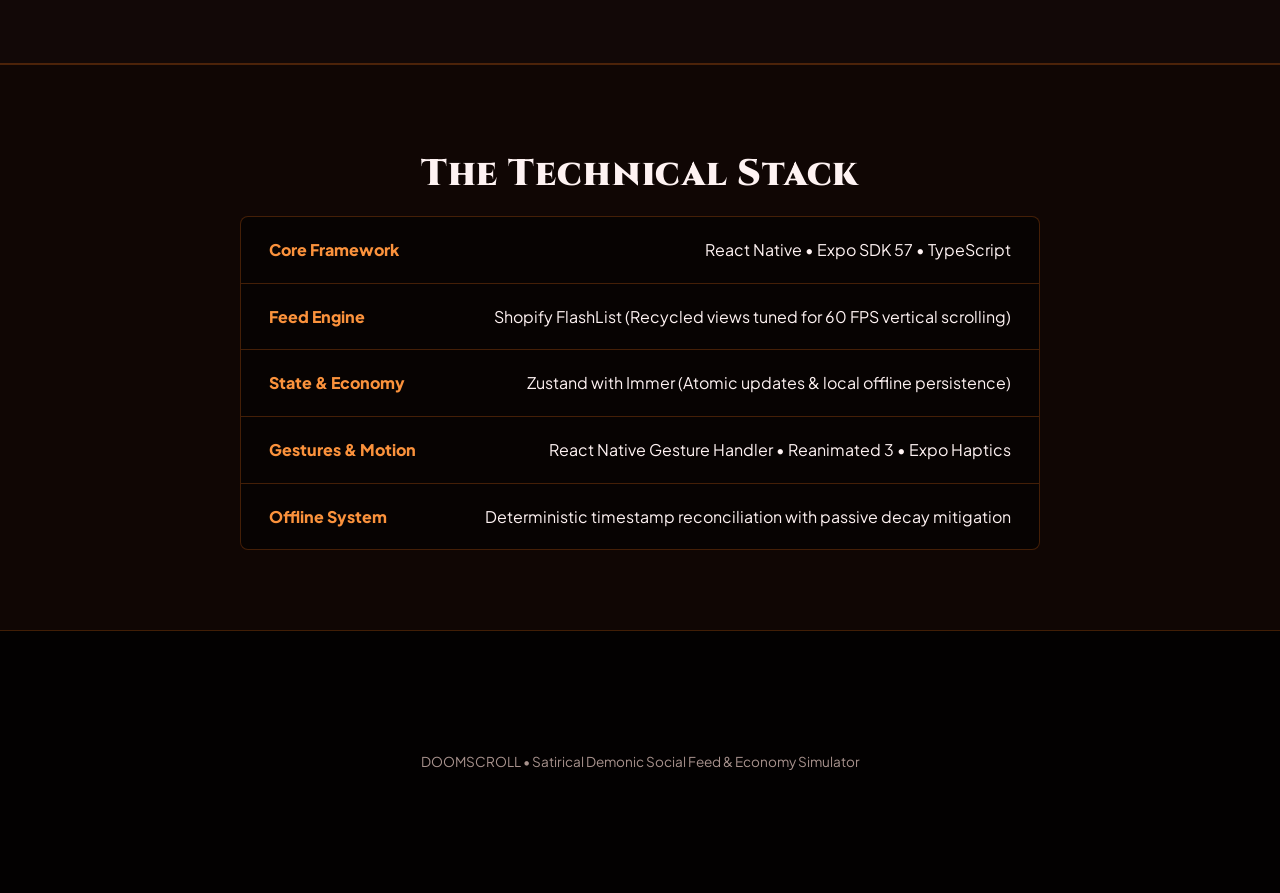
<file: projects/doomscroll.html>
<!doctype html>

<html lang="en" dir="ltr">

  <head>

    <meta charset="UTF-8" />

    <meta name="viewport" content="width=device-width, initial-scale=1.0" />

    <title>DOOMSCROLL — Satirical Demonic Social Feed & Economy Simulator</title>

    <link rel="preconnect" href="https://fonts.googleapis.com" />

    <link rel="preconnect" href="https://fonts.gstatic.com" crossorigin />

    <link

      href="https://fonts.googleapis.com/css2?family=Cinzel:wght@700;900&family=Plus+Jakarta+Sans:wght@500;700;800&family=Rubik:wght@500;700;900&display=swap"

      rel="stylesheet"

    />

    <link rel="stylesheet" href="../assets/css/doomscroll.css" />

  </head>

  <body>

    <!-- Top Navigation -->

    <header class="app-nav">

      <div class="nav-wrapper">

        <a

          href="../index.html"

          class="portfolio-back"

          aria-label="Back to Portfolio"

        >

          <span class="back-text-full" data-en="&larr; Back to Portfolio" data-he="&rarr; חזרה לקורות החיים">&larr; Back to Portfolio</span>

          <span class="back-text-short" data-en="&larr; Portfolio" data-he="&rarr; קורות חיים">&larr; Portfolio</span>

        </a>

        <div class="nav-brand">

          <img src="../assets/images/doomscroll/icon.png" alt="DOOMSCROLL Logo" class="app-nav-logo" />

          <span class="brand-title">DOOMSCROLL</span>

        </div>

      </div>

    </header>



    <!-- 1. Hero Section -->

    <section class="hero">

      <div class="hero-container">

        <div class="hero-text">

          <h1

            class="hero-headline"

            data-en="The feed always wins.<br><span class='highlight'>Turn the tables.</span>"

            data-he="הפיד תמיד מנצח.<br><span class='highlight'>הפעם אתם מנהלים אותו.</span>"

          >

            The feed always wins.<br /><span class="highlight"

              >Turn the tables.</span

            >

          </h1>

          <p

            class="hero-sub"

            data-en="Social media feeds are designed like slot machines to keep you glued to the glass. DOOMSCROLL is a satirical mobile game where you step into the algorithm's shoes: managing a demonic feed, engineering retention traps, and balancing a ruthless soul economy."

            data-he="רשתות חברתיות נבנו כמו מכונות מזל שנועדו להדביק אותנו למסך. DOOMSCROLL הוא משחק מובייל סאטירי ששם אתכם בצד של האלגוריתם: ניהול פיד שדים אינסופי, הפעלת מלכודות קשב ואיזון כלכלה שמתגמלת התמכרות."

          >

            Social media feeds are designed like slot machines to keep you glued to the glass. DOOMSCROLL is a satirical mobile game where you step into the algorithm's shoes: managing a demonic feed, engineering retention traps, and balancing a ruthless soul economy.

          </p>

        </div>



        <!-- Phone Chassis for Feed Mockup -->

        <div class="hero-phone-wrapper">

          <div class="phone-frame">

            <img

              src="../assets/images/doomscroll/screen-feed.jpg"

              alt="DOOMSCROLL Demonic Feed"

              class="phone-screen"

              onerror="

                this.src =

                  'https://placehold.co/360x780/1a0907/f97316?text=DOOMSCROLL+FEED'

              "

            />

          </div>

        </div>

      </div>

    </section>



    <!-- 2. Behind The Product (Story) -->

    <section class="story-section">

      <div class="content-wrapper">

        <h2

          class="section-heading"

          data-en="Why Build a Demonic Feed?"

          data-he="למה לבנות רשת חברתית מהגיהנום?"

        >

          Why Build a Demonic Feed?

        </h2>

        <div class="story-cards">

          <div class="story-card">

            <span class="story-badge" data-en="The Concept" data-he="הרעיון"

              >The Concept</span

            >

            <h3

              data-en="Deconstructing the Dopamine Loop"

              data-he="לפרק את מנגנון ההתמכרות"

            >

              Deconstructing the Dopamine Loop

            </h3>

            <p

              data-en="Everyone knows the feeling of losing an hour to mindless scrolling. Instead of writing another essay about screentime, I wanted to reverse-engineer the exact mechanics—variable rewards, near-misses, and fake urgency—and turn them into transparent gameplay."

              data-he="כולנו מכירים את התחושה שבה שעה שלמה נעלמת בגלילה בלי ששמנו לב. במקום לכתוב עוד פוסט על זמן מסך, רציתי לקחת את אותם מנגנונים בדיוק – תגמול משתנה, תחושת 'כמעט זכיתי' ודחיפות מזויפת – ולהפוך אותם למשחק גלוי."

            >

              Everyone knows the feeling of losing an hour to mindless scrolling. Instead of writing another essay about screentime, I wanted to reverse-engineer the exact mechanics—variable rewards, near-misses, and fake urgency—and turn them into transparent gameplay.

            </p>

          </div>



          <div class="story-card">

            <span

              class="story-badge"

              data-en="The Core Loop"

              data-he="לולאת המשחק"

              >The Core Loop</span

            >

            <h3

              data-en="Fast Swipes Meet Incremental Strategy"

              data-he="גלילה זורמת לצד ניהול כלכלי"

            >

              Fast Swipes Meet Incremental Strategy

            </h3>

            <p

              data-en="The game combines a tactile, 60 FPS vertical feed with an idle management layer. Players scroll to harvest souls, sign pacts with different demon syndicates, and invest earnings into algorithmic upgrades that boost long-term yield."

              data-he="המשחק משלב פיד אנכי מהיר וחלק ב-60 FPS יחד עם שכבת ניהול עמוקה. השחקנים גוללים כדי לקצור נשמות, חותמים על חוזים עם שדים מסינדיקטים שונים, ומשקיעים בשדרוגי אלגוריתם שמגדילים את התפוקה לאורך זמן."

            >

              The game combines a tactile, 60 FPS vertical feed with an idle management layer. Players scroll to harvest souls, sign pacts with different demon syndicates, and invest earnings into algorithmic upgrades that boost long-term yield.

            </p>

          </div>



          <div class="story-card">

            <span

              class="story-badge"

              data-en="Game Feel"

              data-he="תחושת משחק"

              >Game Feel</span

            >

            <h3

              data-en="Balancing Tension and Momentum"

              data-he="איזון בין הישרדות לקצב מהיר"

            >

              Balancing Tension and Momentum

            </h3>

            <p

              data-en="Gains can't feel meaningful without risk. Every scroll costs a soul, offline absence slowly drains reserves, and sustaining a Viral Streak requires deliberate pacing. When a Jackpot drops, it feels earned because the system was genuinely challenging."

              data-he="אי אפשר להרגיש סיפוק בלי סיכון אמיתי. כל גלילה עולה נשמה, היעדרות מהמשחק שוחקת את המאגרים בהדרגה, ושמירה על רצף מחייבת עקביות. כשהג'קפוט סוף סוף מגיע, התגמול מורגש באמת כי האתגר היה קיים לאורך כל הדרך."

            >

              Gains can't feel meaningful without risk. Every scroll costs a soul, offline absence slowly drains reserves, and sustaining a Viral Streak requires deliberate pacing. When a Jackpot drops, it feels earned because the system was genuinely challenging.

            </p>

          </div>

        </div>

      </div>

    </section>



    <!-- 3. Screen Showcase (Carousel - 7 items, 3 visible on desktop) -->

    <section class="screens-section">

      <div class="content-wrapper">

        <h2

          class="section-heading"

          data-en="Core Systems Breakdown"

          data-he="איך המערכות עובדות בפועל"

        >

          Core Systems Breakdown

        </h2>

        <p

          class="section-sub"

          data-en="A closer look at the key modules driving the app's progression and feel:"

          data-he="מבט מקרוב על המנגנונים המרכזיים שמניעים את המשחק והחוויה:"

        >

          A closer look at the key modules driving the app's progression and feel:

        </p>



        <div class="screens-carousel-wrapper">

          <button

            class="carousel-nav-btn prev"

            id="carousel-prev"

            aria-label="Previous Screen"

          >

            &larr;

          </button>



          <div class="screens-carousel-viewport">

            <div class="screens-carousel-track" id="carousel-track">

              <!-- Screen 1: Algorithmic Feed -->

              <div class="carousel-item">

                <div class="phone-frame mini">

                  <img

                    src="../assets/images/doomscroll/screen-feed.jpg"

                    alt="Algorithmic Demonic Feed"

                    class="phone-screen"

                    onerror="

                      this.src =

                        'https://placehold.co/240x490/180a08/f97316?text=Feed+Engine'

                    "

                  />

                </div>

                <h4

                  data-en="1. The Infinite Feed"

                  data-he="1. פיד הגלילה המרכזי"

                >

                  1. The Infinite Feed

                </h4>

                <p

                  data-en="A buttery 60 FPS feed rendering demon influencers, satrical posts, and live roll results with tactile haptics on every swipe."

                  data-he="פיד חלק ב-60 FPS המציג שדים, פוסטים סאטיריים ותוצאות קציר נשמות עם רטט מגיב בכל החלקה."

                >

                  A buttery 60 FPS feed rendering demon influencers, satrical posts, and live roll results with tactile haptics on every swipe.

                </p>

              </div>



              <!-- Screen 2: Machina Satanica Terminal -->

              <div class="carousel-item">

                <div class="phone-frame mini">

                  <img

                    src="../assets/images/doomscroll/screen-terminal.jpg"

                    alt="Machina Satanica Algorithm Terminal"

                    class="phone-screen"

                    onerror="

                      this.src =

                        'https://placehold.co/240x490/180a08/ea580c?text=Terminal'

                    "

                  />

                </div>

                <h4

                  data-en="2. Algorithm Upgrades"

                  data-he="2. שדרוגי אלגוריתם וטרמינל"

                >

                  2. Algorithm Upgrades

                </h4>

                <p

                  data-en="Unlock higher algorithm tiers and toggle dark pattern switches that manipulate drop chances and player dopamine."

                  data-he="שדרוג דרגות האלגוריתם והפעלת מתגים שמשפרים סיכויים ומגדילים את יעילות קציר הנשמות."

                >

                  Unlock higher algorithm tiers and toggle dark pattern switches that manipulate drop chances and player dopamine.

                </p>

              </div>



              <!-- Screen 3: Tabula Demoniac Agency -->

              <div class="carousel-item">

                <div class="phone-frame mini">

                  <img

                    src="../assets/images/doomscroll/screen-agency.jpg"

                    alt="Tabula Demoniac Talent Agency"

                    class="phone-screen"

                    onerror="

                      this.src =

                        'https://placehold.co/240x490/180a08/a855f7?text=Talent+Agency'

                    "

                  />

                </div>

                <h4

                  data-en="3. The Demon Roster"

                  data-he="3. מאגר השדים והחוזים"

                >

                  3. The Demon Roster

                </h4>

                <p

                  data-en="30 distinct demons across 6 syndicates. Signing covenants unlocks specific passives, turns dead rolls into profit, and builds offline decay resistance."

                  data-he="30 שדים ב-6 סינדיקטים שונים. חתימה על חוזים פותחת יכולות פסיביות, הופכת גלילות ריקות לרווח ומגנה מפני שחיקה באופליין."

                >

                  30 distinct demons across 6 syndicates. Signing covenants unlocks specific passives, turns dead rolls into profit, and builds offline decay resistance.

                </p>

              </div>



              <!-- Screen 4: Liber Casualitas Ledger -->

              <div class="carousel-item">

                <div class="phone-frame mini">

                  <img

                    src="../assets/images/doomscroll/screen-metrics.jpg"

                    alt="Liber Casualitas Global Casualty Ledger"

                    class="phone-screen"

                    onerror="

                      this.src =

                        'https://placehold.co/240x490/180a08/f59e0b?text=Casualty+Ledger'

                    "

                  />

                </div>

                <h4

                  data-en="4. Live Metrics & Decay"

                  data-he="4. לוח בקרה ושחיקה"

                >

                  4. Live Metrics & Decay

                </h4>

                <p

                  data-en="Clear telemetry tracking your net offline drain rate, current decay shield percentage, total scrolls, and jackpot history in one place."

                  data-he="לוח מעקב מסודר המציג את קצב השחיקה באופליין, אחוזי ההגנה הפעילים, כמות הגלילות והיסטוריית הזכיות."

                >

                  Clear telemetry tracking your net offline drain rate, current decay shield percentage, total scrolls, and jackpot history in one place.

                </p>

              </div>



              <!-- Screen 5: Prestige & Covenants -->

              <div class="carousel-item">

                <div class="phone-frame mini">

                  <img

                    src="../assets/images/doomscroll/screen-prestige.jpg"

                    alt="Prestige & Covenants"

                    class="phone-screen"

                    onerror="

                      this.src =

                        'https://placehold.co/240x490/180a08/ef4444?text=Prestige'

                    "

                  />

                </div>

                <h4

                  data-en="5. Prestige Reset System"

                  data-he="5. מערכת איפוס ויוקרה (Prestige)"

                >

                  5. Prestige Reset System

                </h4>

                <p

                  data-en="Reset current soul progress to unlock higher demographic targets and invest permanent Addiction Shards into game-wide multipliers."

                  data-he="איפוס התקדמות הנשמות תמורת מעבר לפלחי אוכלוסייה רחבים יותר והשקעת רסיסי התמכרות במכפילים קבועים שלא נמחקים."

                >

                  Reset current soul progress to unlock higher demographic targets and invest permanent Addiction Shards into game-wide multipliers.

                </p>

              </div>



              <!-- Screen 6: In-Feed Casino -->

              <div class="carousel-item">

                <div class="phone-frame mini">

                  <img

                    src="../assets/images/doomscroll/cazino.jpg"

                    alt="In-Feed Casino Mini-Games"

                    class="phone-screen"

                    onerror="

                      this.src =

                        'https://placehold.co/240x490/180a08/eab308?text=Casino+Reel'

                    "

                  />

                </div>

                <h4

                  data-en="6. High-Stakes Mini-Games"

                  data-he="6. מיני-משחקים והימורי פיד"

                >

                  6. High-Stakes Mini-Games

                </h4>

                <p

                  data-en="Sponsored commercial breaks pop up mid-feed, offering quick dice rolls and risk-reward wagers to multiply your current balance."

                  data-he="הפסקות חסות שצצות במהלך הגלילה ומציעות הטלת קוביות מהירה והימורי נשמות מחושבים להכפלת המאגר."

                >

                  Sponsored commercial breaks pop up mid-feed, offering quick dice rolls and risk-reward wagers to multiply your current balance.

                </p>

              </div>



              <!-- Screen 7: Faustian Contracts -->

              <div class="carousel-item">

                <div class="phone-frame mini">

                  <img

                    src="../assets/images/doomscroll/contract.jpg"

                    alt="Faustian Covenant Contracts"

                    class="phone-screen"

                    onerror="

                      this.src =

                        'https://placehold.co/240x490/180a08/dc2626?text=Faustian+Contract'

                    "

                  />

                </div>

                <h4

                  data-en="7. Deal Confirmation Flow"

                  data-he="7. חתימה על חוזים ואפקטים"

                >

                  7. Deal Confirmation Flow

                </h4>

                <p

                  data-en="A dedicated deal modal hosted by the Mephisto broker. Confirms cost and mechanical perks before stamping a wax-seal impact on screen."

                  data-he="חלון אישור עסקה בהנחיית מפיסטו. מציג בצורה שקופה את עלות החוזה והיתרון הפסיבי לפני החתימה והפעלת האפקט."

                >

                  A dedicated deal modal hosted by the Mephisto broker. Confirms cost and mechanical perks before stamping a wax-seal impact on screen.

                </p>

              </div>

            </div>

          </div>



          <button

            class="carousel-nav-btn next"

            id="carousel-next"

            aria-label="Next Screen"

          >

            &rarr;

          </button>



          <div class="carousel-dots" id="carousel-dots"></div>

        </div>

      </div>

    </section>



    <!-- 4. Deep Dive: Real Battles & Product Decisions -->

    <section class="story-section" style="background: var(--nb-bg, #120807)">

      <div class="content-wrapper">

        <h2

          class="section-heading"

          data-en="Real Engineering & Balance Battles"

          data-he="אתגרי פיתוח ואיזון אמיתיים"

        >

          Real Engineering & Balance Battles

        </h2>

        <div class="story-cards">

          <div class="story-card">

            <span class="story-badge" data-en="Economy Balance" data-he="איזון מתמטי"

              >Economy Balance</span

            >

            <h3 data-en="Killing the Infinite Streak Loop" data-he="לשבור את מעגל הרצף האינסופי">

              Killing the Infinite Streak Loop

            </h3>

            <p

              data-en="Early testing revealed a nasty feedback loop: streak multipliers increased soul payouts, which immediately qualified the very next roll as a 'Viral Spike'. Streaks became effortless. We stripped streak multipliers from qualification checks and anchored thresholds to rolling averages so high streaks stay genuinely rare."

              data-he="בבדיקות מוקדמות גילינו לולאה ששברה את המשחק: מכפיל הרצף הגדיל את הרווח, והרווח המוגדל עבר אוטומטית את הרף של הגלילה הבאה. שחקנים הגיעו לרצף 10 בקלות. ניתקנו את המכפיל מתנאי המעבר וחישבנו סף דינמי לפי ממוצע גלילות אמיתי כדי להחזיר את האתגר."

            >

              Early testing revealed a nasty feedback loop: streak multipliers increased soul payouts, which immediately qualified the very next roll as a 'Viral Spike'. Streaks became effortless. We stripped streak multipliers from qualification checks and anchored thresholds to rolling averages so high streaks stay genuinely rare.

            </p>

          </div>



          <div class="story-card">

            <span

              class="story-badge"

              data-en="Mobile Gestures"

              data-he="חוויית מגע במובייל"

              >Mobile Gestures</span

            >

            <h3

              data-en="The Frozen Feed Mystery"

              data-he="למה הפיד נתקע אחרי חלונות קופצים"

            >

              The Frozen Feed Mystery

            </h3>

            <p

              data-en="After closing contract dialogs, vertical swiping would randomly lock up. React Native's native `<Modal>` was creating secondary native windows that orphaned the feed's PanResponder. We migrated all dialogs to absolute in-tree overlays, keeping touch responders intact without dropping frames."

              data-he="אחרי סגירת חלונות אישור חוזה, הגלילה בפיד פשוט קפאה. רכיב ה-Modal המובנה של React Native יצר חלון נפרד שניתק את מאזיני המגע של הפיד. החלפנו את כל המודאלים בשכבות Overlay פנימיות באותו עץ רנדור, מה שפתר את התקיעות ושמר על מגע חלק."

            >

              After closing contract dialogs, vertical swiping would randomly lock up. React Native's native `<Modal>` was creating secondary native windows that orphaned the feed's PanResponder. We migrated all dialogs to absolute in-tree overlays, keeping touch responders intact without dropping frames.

            </p>

          </div>



          <div class="story-card">

            <span

              class="story-badge"

              data-en="UX Transparency"

              data-he="שימושיות ושקיפות"

              >UX Transparency</span

            >

            <h3

              data-en="Replacing Mystery Stats with Clear Decay"

              data-he="להחליף נתונים מעורפלים במספרים ברורים"

            >

              Replacing Mystery Stats with Clear Decay

            </h3>

            <p

              data-en="The ledger originally featured vague flavor numbers like 'Attention Harvested', leaving players in the dark about offline losses. We replaced it with a direct Offline Decay card showing exact drain rates and current protection percentages, giving covenant upgrades tangible value."

              data-he="מסך הבקרה הציג במקור נתונים מעורפלים כמו 'זמן קשב שנלכד', והשחקן לא ידע מה קורה לנשמות שלו כשהמשחק סגור. החלפנו את הכרטיס במד שחיקת אופליין ברור שמציג קצב אובדן מדויק ואחוזי עמידות, מה שהפך כל שד חתום לבעל ערך מוחשי."

            >

              The ledger originally featured vague flavor numbers like 'Attention Harvested', leaving players in the dark about offline losses. We replaced it with a direct Offline Decay card showing exact drain rates and current protection percentages, giving covenant upgrades tangible value.

            </p>

          </div>

        </div>

      </div>

    </section>



    <!-- 5. Technical Specifications -->

    <section class="tech-specs-section">

      <div class="content-wrapper">

        <h2

          class="section-heading"

          data-en="The Technical Stack"

          data-he="המפרט הטכני של האפליקציה"

        >

          The Technical Stack

        </h2>

        <div class="specs-table">

          <div class="spec-row">

            <span

              class="spec-label"

              data-en="Core Framework"

              data-he="סביבת פיתוח"

              >Core Framework</span

            >

            <span class="spec-val">React Native • Expo SDK 57 • TypeScript</span>

          </div>

          <div class="spec-row">

            <span

              class="spec-label"

              data-en="Feed Engine"

              data-he="מנוע רינדור הפיד"

              >Feed Engine</span

            >

            <span class="spec-val"

              >Shopify FlashList (Recycled views tuned for 60 FPS vertical scrolling)</span

            >

          </div>

          <div class="spec-row">

            <span

              class="spec-label"

              data-en="State & Economy"

              data-he="ניהול מצב וכלכלה"

              >State & Economy</span

            >

            <span class="spec-val"

              >Zustand with Immer (Atomic updates & local offline persistence)</span

            >

          </div>

          <div class="spec-row">

            <span

              class="spec-label"

              data-en="Gestures & Motion"

              data-he="מחוות ואנימציה"

              >Gestures & Motion</span

            >

            <span class="spec-val"

              >React Native Gesture Handler • Reanimated 3 • Expo Haptics</span

            >

          </div>

          <div class="spec-row">

            <span

              class="spec-label"

              data-en="Offline System"

              data-he="מערכת אופליין"

              >Offline System</span

            >

            <span class="spec-val"

              >Deterministic timestamp reconciliation with passive decay mitigation</span

            >

          </div>

        </div>

      </div>

    </section>



    <!-- Footer -->

    <footer class="app-footer">

      <div class="content-wrapper">

        <p

          data-en="DOOMSCROLL • Satirical Demonic Social Feed & Economy Simulator"

          data-he="DOOMSCROLL • סימולטור סאטירי של פיד דמוני וכלכלת התמכרות"

        >

          DOOMSCROLL • Satirical Demonic Social Feed & Economy Simulator

        </p>

      </div>

    </footer>



    <!-- Fixed Floating Language Switcher Pill -->

    <button id="lang-toggle" class="floating-lang-pill" aria-label="Toggle language between English and Hebrew">

      <svg width="15" height="15" viewBox="0 0 24 24" fill="none" stroke="currentColor" stroke-width="2" stroke-linecap="round" stroke-linejoin="round" aria-hidden="true">

        <circle cx="12" cy="12" r="10"></circle>

        <line x1="2" y1="12" x2="22" y2="12"></line>

        <path d="M12 2a15.3 15.3 0 0 1 4 10 15.3 15.3 0 0 1-4 10 15.3 15.3 0 0 1-4-10 15.3 15.3 0 0 1 4-10z"></path>

      </svg>

      <span id="lang-btn-text">עברית</span>

    </button>



    <script>

      // 1. Always open at the top

      if ('scrollRestoration' in history) {

        history.scrollRestoration = 'manual';

      }

      window.scrollTo(0, 0);

      window.addEventListener('load', () => window.scrollTo(0, 0));



      const toggleBtn = document.getElementById("lang-toggle");

      const langText = document.getElementById("lang-btn-text");

      const track = document.getElementById("carousel-track");

      const prevBtn = document.getElementById("carousel-prev");

      const nextBtn = document.getElementById("carousel-next");

      const dotsContainer = document.getElementById("carousel-dots");

      const items = track ? track.querySelectorAll(".carousel-item") : [];



      function getInitialLang() {
        try {
          const saved = localStorage.getItem("site_lang");
          if (saved === "he" || saved === "en") return saved;
        } catch (e) {}
        const browserLang = (typeof navigator !== "undefined" && (navigator.language || navigator.userLanguage) || "").toLowerCase();
        return browserLang.startsWith("he") ? "he" : "en";
      }

      let currentLang = getInitialLang();

      let currentIndex = 0;



      function getVisibleCount() {

        if (window.innerWidth <= 640) return 1;

        if (window.innerWidth <= 900) return 2;

        return 3;

      }



      function getMaxIndex() {

        return Math.max(0, items.length - getVisibleCount());

      }



      function updateCarousel() {

        if (!track || !items.length) return;

        const maxIdx = getMaxIndex();

        if (currentIndex > maxIdx) currentIndex = maxIdx;

        if (currentIndex < 0) currentIndex = 0;



        const trackStyle = window.getComputedStyle(track);

        const gap = parseFloat(trackStyle.gap) || 0;

        const itemWidth = items[0].getBoundingClientRect().width;

        const step = itemWidth + gap;

        const isRtl = document.documentElement.dir === "rtl";

        const shift = isRtl ? (currentIndex * step) : (-currentIndex * step);

        track.style.transform = `translateX(${shift}px)`;



        updateDots();

      }



      function renderDots() {

        if (!dotsContainer) return;

        dotsContainer.innerHTML = "";

        const maxIdx = getMaxIndex();

        for (let i = 0; i <= maxIdx; i++) {

          const dot = document.createElement("div");

          dot.className = `carousel-dot ${i === currentIndex ? "active" : ""}`;

          dot.addEventListener("click", () => {

            currentIndex = i;

            updateCarousel();

          });

          dotsContainer.appendChild(dot);

        }

      }



      function updateDots() {

        if (!dotsContainer) return;

        const dots = dotsContainer.querySelectorAll(".carousel-dot");

        dots.forEach((dot, i) => {

          dot.classList.toggle("active", i === currentIndex);

        });

      }



      function moveLeft() {

        const isRtl = document.documentElement.dir === "rtl";

        const maxIdx = getMaxIndex();

        if (isRtl) {

          currentIndex = currentIndex >= maxIdx ? 0 : currentIndex + 1;

        } else {

          currentIndex = currentIndex <= 0 ? maxIdx : currentIndex - 1;

        }

        updateCarousel();

      }



      function moveRight() {

        const isRtl = document.documentElement.dir === "rtl";

        const maxIdx = getMaxIndex();

        if (isRtl) {

          currentIndex = currentIndex <= 0 ? maxIdx : currentIndex - 1;

        } else {

          currentIndex = currentIndex >= maxIdx ? 0 : currentIndex + 1;

        }

        updateCarousel();

      }



      if (prevBtn) prevBtn.addEventListener("click", moveLeft);

      if (nextBtn) nextBtn.addEventListener("click", moveRight);



      if (track) {

        let touchStartX = 0;

        let touchStartY = 0;

        track.addEventListener("touchstart", (e) => {

          touchStartX = e.touches[0].clientX;

          touchStartY = e.touches[0].clientY;

        }, { passive: true });

        track.addEventListener("touchend", (e) => {

          const deltaX = e.changedTouches[0].clientX - touchStartX;

          const deltaY = e.changedTouches[0].clientY - touchStartY;

          if (Math.abs(deltaX) > 40 && Math.abs(deltaX) > Math.abs(deltaY)) {
            if (deltaX < 0) {
              moveRight();
            } else {
              moveLeft();
            }
          }

        }, { passive: true });

      }



      window.addEventListener("resize", () => {

        renderDots();

        updateCarousel();

      });



      function setLanguage(lang) {

        currentLang = lang;

        try { localStorage.setItem("site_lang", lang); } catch (e) {}

        const isHebrew = lang === "he";

        document.documentElement.lang = lang;

        document.documentElement.dir = isHebrew ? "rtl" : "ltr";

        if (langText) {

          langText.textContent = isHebrew ? "English" : "עברית";

        } else if (toggleBtn) {

          toggleBtn.textContent = isHebrew ? "English" : "עברית";

        }



        if (prevBtn) prevBtn.innerHTML = "&#8592;";

        if (nextBtn) nextBtn.innerHTML = "&#8594;";



        document.querySelectorAll("[data-en]").forEach((el) => {

          const text = el.getAttribute(isHebrew ? "data-he" : "data-en");

          if (text) el.innerHTML = text;

        });



        currentIndex = 0;

        renderDots();

        updateCarousel();

      }



      if (toggleBtn) {

        toggleBtn.addEventListener("click", () => {

          setLanguage(currentLang === "en" ? "he" : "en");

        });

      }



      renderDots();

      setLanguage(currentLang);

    </script>

  </body>

</html>
</file>
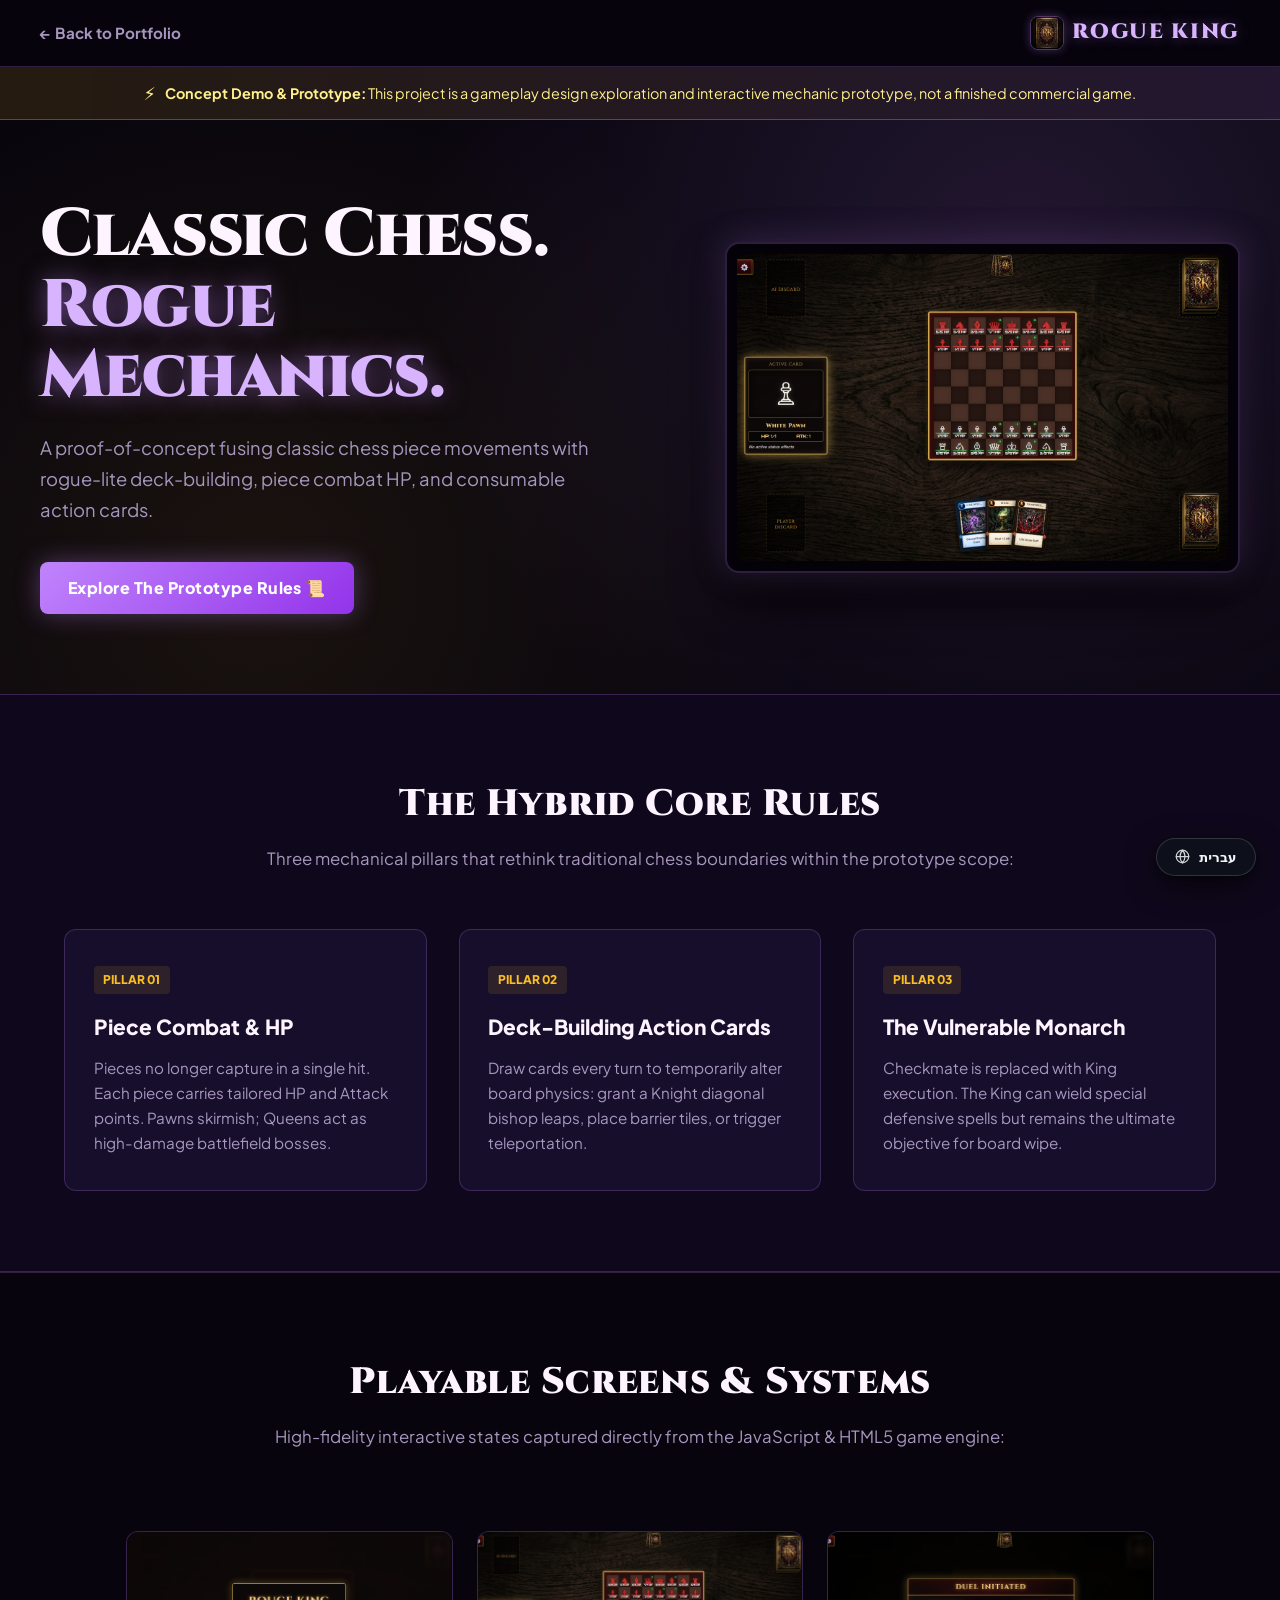
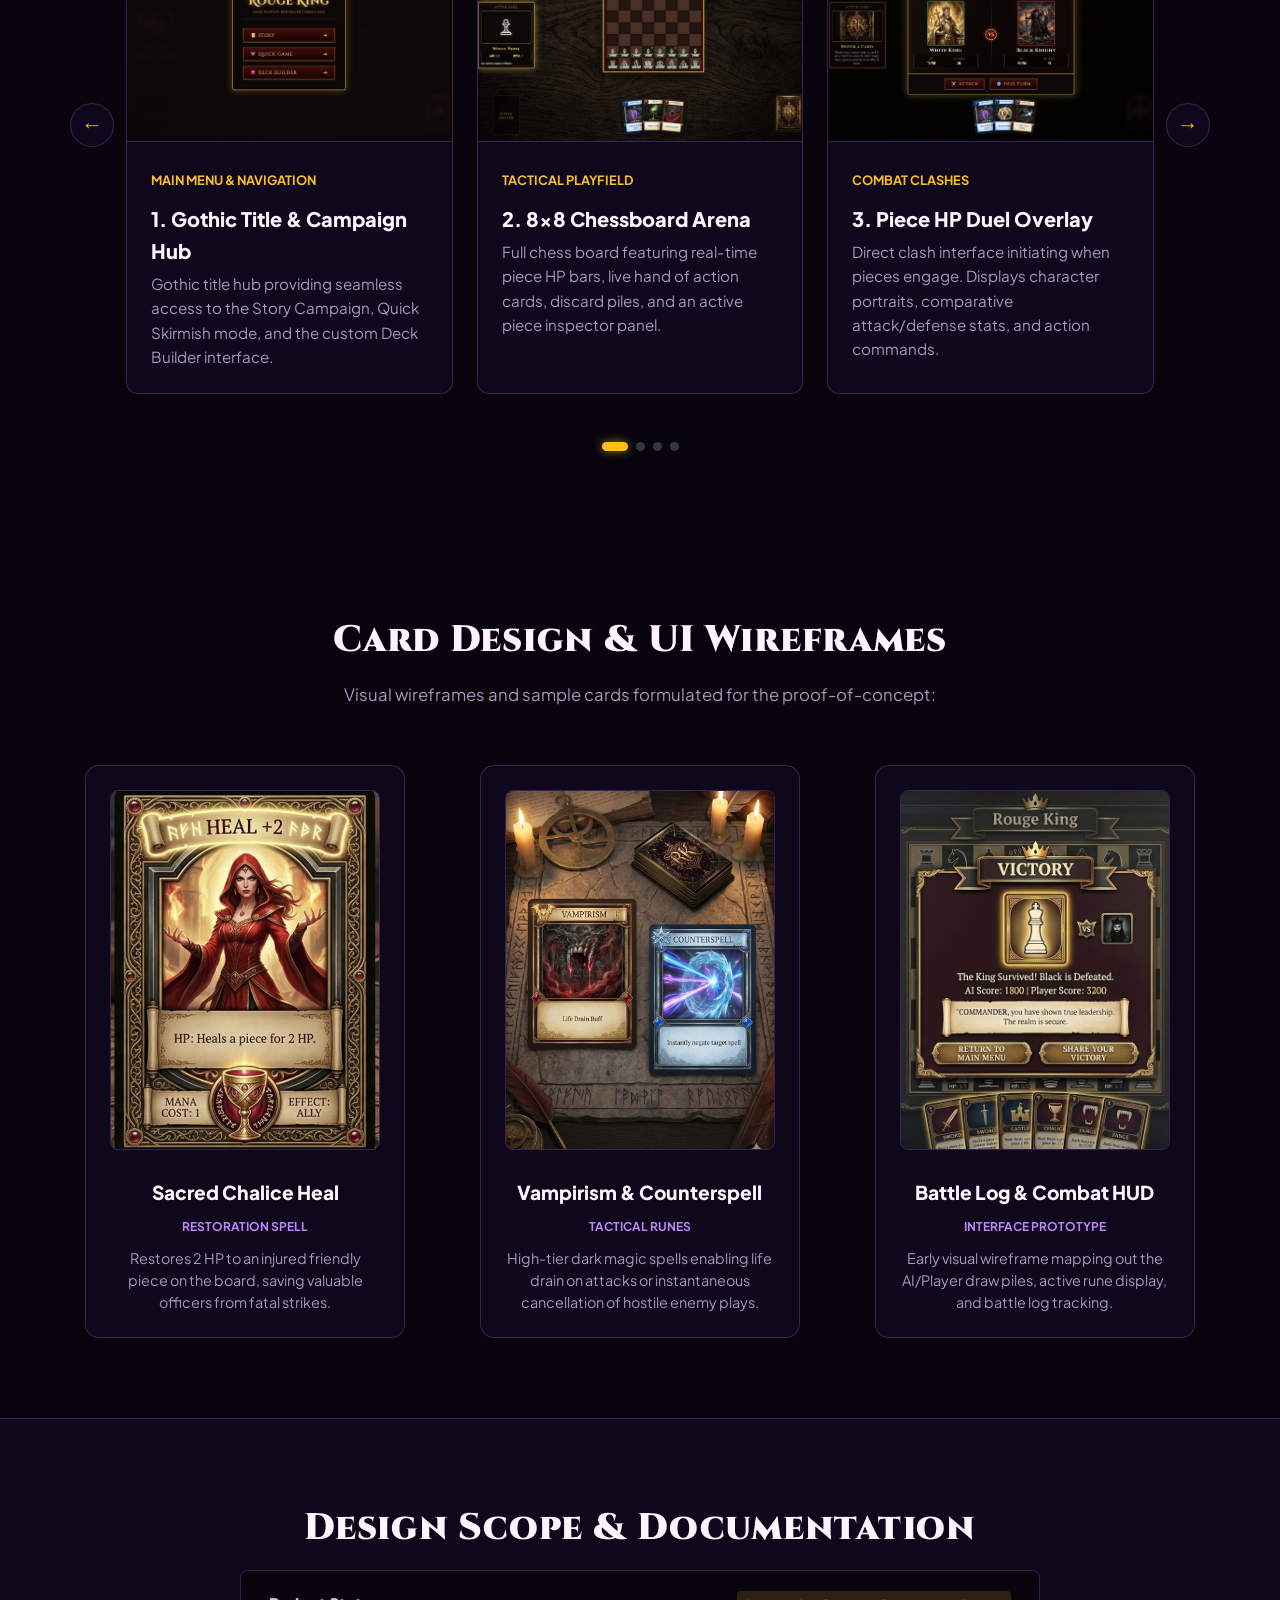
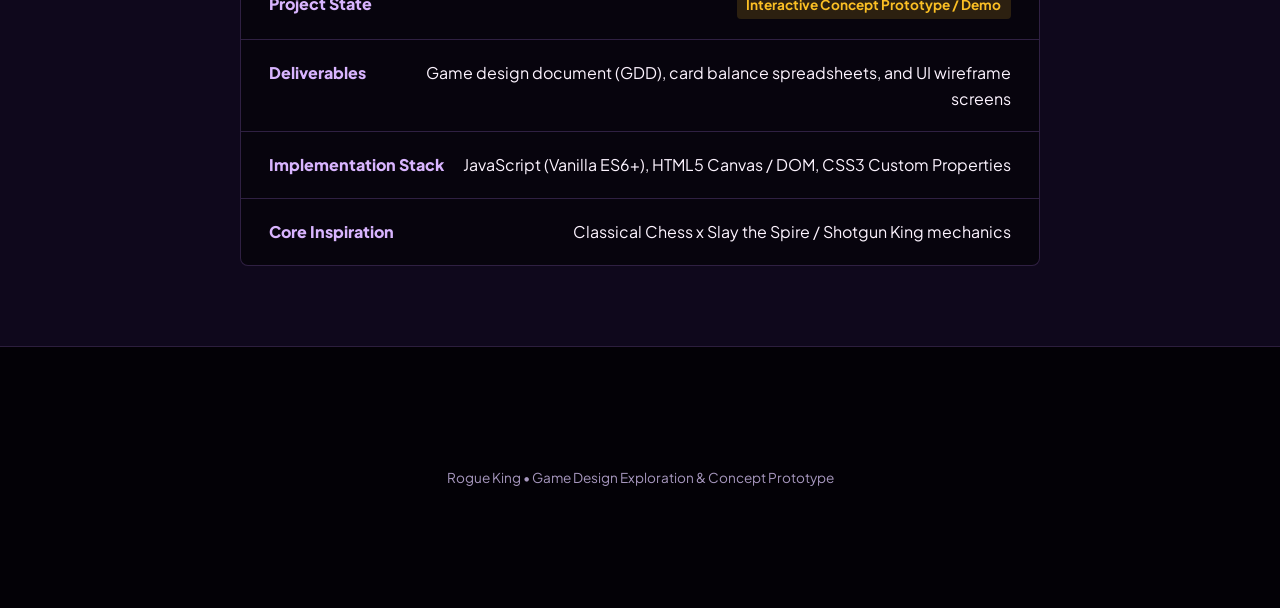
<file: projects/rogue-king.html>
<!doctype html>
<html lang="en" dir="ltr">
  <head>
    <meta charset="UTF-8" />
    <meta name="viewport" content="width=device-width, initial-scale=1.0" />
    <title>Rogue King — Tactical Chess & Deck-Building Prototype</title>
    <link rel="preconnect" href="https://fonts.googleapis.com" />
    <link rel="preconnect" href="https://fonts.gstatic.com" crossorigin />
    <link
      href="https://fonts.googleapis.com/css2?family=Cinzel:wght@700;800;900&family=Plus+Jakarta+Sans:wght@500;700;800&family=Rubik:wght@500;700;900&display=swap"
      rel="stylesheet"
    />
    <link rel="stylesheet" href="../assets/css/rogue-king.css" />
  </head>
  <body>
    <!-- Top Navigation -->
    <header class="app-nav">
      <div class="nav-wrapper">
        <a
          href="../index.html"
          class="portfolio-back"
          aria-label="Back to Portfolio"
        >
          <span class="back-text-full" data-en="&larr; Back to Portfolio" data-he="&rarr; חזרה לקורות החיים">&larr; Back to Portfolio</span>
          <span class="back-text-short" data-en="&larr; Portfolio" data-he="&rarr; קורות חיים">&larr; Portfolio</span>
        </a>
        <div class="nav-brand">
          <img src="../assets/images/rogue-king/icon.png" alt="ROGUE KING Logo" class="app-nav-logo" />
          <span class="brand-title">ROGUE KING</span>
        </div>
      </div>
    </header>

    <!-- Prototype Warning / Scope Banner -->
    <aside class="prototype-banner">
      <div class="banner-content">
        <span class="banner-icon">⚡</span>
        <p
          data-en="<strong>Concept Demo & Prototype:</strong> This project is a gameplay design exploration and interactive mechanic prototype, not a finished commercial game."
          data-he="<strong>אב-טיפוס וקונספט דמו:</strong> פרויקט זה הינו הדגמת קונספט ומכניקות משחק (Prototype / Demo) בלבד, ואינו משחק מסחרי מלא."
        >
          <strong>Concept Demo & Prototype:</strong> This project is a gameplay
          design exploration and interactive mechanic prototype, not a finished
          commercial game.
        </p>
      </div>
    </aside>

    <!-- Game Hero -->
    <section class="hero">
      <div class="hero-container">
        <div class="hero-text">
          <h1
            class="hero-headline"
            data-en="Classic Chess.<br><span class='highlight'>Rogue Mechanics.</span>"
            data-he="שחמט קלאסי.<br><span class='highlight'>מכניקת Roguelike.</span>"
          >
            Classic Chess.<br /><span class="highlight">Rogue Mechanics.</span>
          </h1>
          <p
            class="hero-sub"
            data-en="A proof-of-concept fusing classic chess piece movements with rogue-lite deck-building, piece combat HP, and consumable action cards."
            data-he="הדגמת קונספט ייחודית הממזגת תנועת כלי שחמט מסורתית עם בניית חפיסות קלפים, מדדי חיים (HP) לכלים וקלפי פעולה טקטיים."
          >
            A proof-of-concept fusing classic chess piece movements with
            rogue-lite deck-building, piece combat HP, and consumable action
            cards.
          </p>

          <div class="cta-buttons">
            <a
              href="#rules"
              class="btn btn-king-primary"
              data-en="Explore The Prototype Rules 📜"
              data-he="חוקי הקונספט והדמו 📜"
            >
              Explore The Prototype Rules 📜
            </a>
            </div>
        </div>

        <!-- Visual Board Concept Showcase -->
        <div class="board-frame-wrapper">
          <div class="king-frame">
            <img
              src="../assets/images/rogue-king/screen-board.png"
              alt="Rogue King Board Mockup"
              class="board-display"
              onerror="
                this.src =
                  'https://placehold.co/600x380/0e0717/c084fc?text=ROGUE+KING+DEMO+MOCKUP'
              "
            />
          </div>
        </div>
      </div>
    </section>

    <!-- Core Rules & Mechanics -->
    <section id="rules" class="rules-section">
      <div class="content-wrapper">
        <h2
          class="section-heading"
          data-en="The Hybrid Core Rules"
          data-he="חוקי הליבה של הקונספט"
        >
          The Hybrid Core Rules
        </h2>
        <p
          class="section-sub"
          data-en="Three mechanical pillars that rethink traditional chess boundaries within the prototype scope:"
          data-he="שלושה עקרונות מובילים שמגדירים מחדש את חוקי השחמט המסורתיים במסגרת הדמו:"
        >
          Three mechanical pillars that rethink traditional chess boundaries
          within the prototype scope:
        </p>

        <div class="rules-grid">
          <div class="rule-card">
            <span class="rule-badge">Pillar 01</span>
            <h4 data-en="Piece Combat & HP" data-he="מדדי חיים ולחימה (HP)">
              Piece Combat & HP
            </h4>
            <p
              data-en="Pieces no longer capture in a single hit. Each piece carries tailored HP and Attack points. Pawns skirmish; Queens act as high-damage battlefield bosses."
              data-he="כלים אינם נלקחים במכה אחת. לכל כלי יש מדד חיים (HP) ועוצמת התקפה. רגלים סופגים מכות, בעוד מלכות מתפקדות כמפקדות קרב עתירות נזק."
            >
              Pieces no longer capture in a single hit. Each piece carries
              tailored HP and Attack points. Pawns skirmish; Queens act as
              high-damage battlefield bosses.
            </p>
          </div>

          <div class="rule-card">
            <span class="rule-badge">Pillar 02</span>
            <h4
              data-en="Deck-Building Action Cards"
              data-he="קלפי פעולה טקטיים"
            >
              Deck-Building Action Cards
            </h4>
            <p
              data-en="Draw cards every turn to temporarily alter board physics: grant a Knight diagonal bishop leaps, place barrier tiles, or trigger teleportation."
              data-he="שליפת קלפים בכל תור שמשנים זמנית את חוקי המשחק: הענקת תנועת אלכסון לפרש, הצבת מכשולים על הלוח או טלפורטציה של כלי מאוים."
            >
              Draw cards every turn to temporarily alter board physics: grant a
              Knight diagonal bishop leaps, place barrier tiles, or trigger
              teleportation.
            </p>
          </div>

          <div class="rule-card">
            <span class="rule-badge">Pillar 03</span>
            <h4
              data-en="The Vulnerable Monarch"
              data-he="המלך הפגיע (Rogue King)"
            >
              The Vulnerable Monarch
            </h4>
            <p
              data-en="Checkmate is replaced with King execution. The King can wield special defensive spells but remains the ultimate objective for board wipe."
              data-he="מט מסורתי מוחלף בחיסול מדד החיים של המלך. המלך מחזיק ביכולות קסם הגנתיות, אך פגיעה ישירה בו מכריעה את הקרב מיידית."
            >
              Checkmate is replaced with King execution. The King can wield
              special defensive spells but remains the ultimate objective for
              board wipe.
            </p>
          </div>
        </div>
      </div>
    </section>

    <!-- Game Screens & Interactive Systems -->
    <section class="screens-showcase-section" style="background: var(--king-bg); border-top: 1px solid var(--king-border);">
      <div class="content-wrapper">
        <h2
          class="section-heading"
          data-en="Playable Screens & Systems"
          data-he="מסכי המשחק ומערכות קרב"
        >
          Playable Screens & Systems
        </h2>
        <p
          class="section-sub"
          data-en="High-fidelity interactive states captured directly from the JavaScript & HTML5 game engine:"
          data-he="מסכי משחק אמיתיים שנלכדו ישירות מתוך מנוע המשחק ב-JavaScript ו-HTML5:"
        >
          High-fidelity interactive states captured directly from the JavaScript & HTML5 game engine:
        </p>

        <div class="screens-carousel-wrapper">
          <button
            class="carousel-nav-btn prev"
            id="carousel-prev"
            aria-label="Previous screen"
          >
            &larr;
          </button>
          <div class="screens-carousel-viewport">
            <div class="screens-carousel-track" id="carousel-track">
          <!-- Screen 1: Title Screen & Menu -->
          <article class="screen-card">
            <div class="screen-img-box">
              <img
                src="../assets/images/rogue-king/screen-menu.png"
                alt="Rogue King Title & Main Menu"
                onerror="this.src='https://placehold.co/600x380/0e0717/c084fc?text=Main+Menu'"
              />
            </div>
            <div class="screen-card-content">
              <span class="screen-subtitle" data-en="Main Menu & Navigation" data-he="תפריט ראשי וניווט">Main Menu & Navigation</span>
              <h4 data-en="1. Gothic Title & Campaign Hub" data-he="1. תפריט פתיחה ומצבי משחק">1. Gothic Title & Campaign Hub</h4>
              <p
                data-en="Gothic title hub providing seamless access to the Story Campaign, Quick Skirmish mode, and the custom Deck Builder interface."
                data-he="תפריט פתיחה בסגנון גותי המאפשר מעבר מהיר למסע העלילתי (Story), קרב מהיר (Quick Game) וממשק בניית החפיסה."
              >
                Gothic title hub providing seamless access to the Story Campaign, Quick Skirmish mode, and the custom Deck Builder interface.
              </p>
            </div>
          </article>

          <!-- Screen 2: The Tactical Board -->
          <article class="screen-card">
            <div class="screen-img-box">
              <img
                src="../assets/images/rogue-king/screen-board.png"
                alt="Tactical Chessboard View"
                onerror="this.src='https://placehold.co/600x380/0e0717/c084fc?text=Board+State'"
              />
            </div>
            <div class="screen-card-content">
              <span class="screen-subtitle" data-en="Tactical Playfield" data-he="זירת הקרב">Tactical Playfield</span>
              <h4 data-en="2. 8x8 Chessboard Arena" data-he="2. זירת שחמט טקטית 8x8">2. 8x8 Chessboard Arena</h4>
              <p
                data-en="Full chess board featuring real-time piece HP bars, live hand of action cards, discard piles, and an active piece inspector panel."
                data-he="לוח שחמט מלא המציג מדדי חיים (HP) מעל כל כלי, קלפי פעולה זמינים ביד השחקן ופאנל פירוט לכלי הפעיל."
              >
                Full chess board featuring real-time piece HP bars, live hand of action cards, discard piles, and an active piece inspector panel.
              </p>
            </div>
          </article>

          <!-- Screen 3: Duel Combat Overlay -->
          <article class="screen-card">
            <div class="screen-img-box">
              <img
                src="../assets/images/rogue-king/screen-duel.png"
                alt="Piece HP Duel Overlay"
                onerror="this.src='https://placehold.co/600x380/0e0717/e879f9?text=Duel+Window'"
              />
            </div>
            <div class="screen-card-content">
              <span class="screen-subtitle" data-en="Combat Clashes" data-he="מערכת קרבות ישירה">Combat Clashes</span>
              <h4 data-en="3. Piece HP Duel Overlay" data-he="3. חלון דו-קרב ו-HP לכלים">3. Piece HP Duel Overlay</h4>
              <p
                data-en="Direct clash interface initiating when pieces engage. Displays character portraits, comparative attack/defense stats, and action commands."
                data-he="ממשק קרב ייעודי הנפתח בהתנגשות בין כלים, המציג פורטרטים, חישובי נזק, מדדי חיים (HP) ואפשרויות תקיפה או ויתור תור."
              >
                Direct clash interface initiating when pieces engage. Displays character portraits, comparative attack/defense stats, and action commands.
              </p>
            </div>
          </article>

          <!-- Screen 4: Rune Deck Builder -->
          <article class="screen-card">
            <div class="screen-img-box">
              <img
                src="../assets/images/rogue-king/screen-deck.png"
                alt="Deck Builder Screen"
                onerror="this.src='https://placehold.co/600x380/0e0717/fbbf24?text=Deck+Builder'"
              />
            </div>
            <div class="screen-card-content">
              <span class="screen-subtitle" data-en="Strategic Drafting" data-he="בניית חפיסה ואסטרטגיה">Strategic Drafting</span>
              <h4 data-en="4. Dark Magic Card Library" data-he="4. ספריית קלפי קסם ובניית חפיסה">4. Dark Magic Card Library</h4>
              <p
                data-en="Card drafting and selection interface where players formulate synergy-focused 20-card tactical decks from dark magic disciplines."
                data-he="ממשק ניהול ובחירת קלפים המאפשר לשחקן לעצב חפיסה סינרגטית של 20 קלפים מתוך מאגר קסמים אפלים ויכולות טקטיות."
              >
                Card drafting and selection interface where players formulate synergy-focused 20-card tactical decks from dark magic disciplines.
              </p>
            </div>
          </article>

          <!-- Screen 5: Story & World Lore -->
          <article class="screen-card">
            <div class="screen-img-box">
              <img
                src="../assets/images/rogue-king/screen-story.png"
                alt="Lore of the Rouge King"
                onerror="this.src='https://placehold.co/600x380/0e0717/a855f7?text=Story+Lore'"
              />
            </div>
            <div class="screen-card-content">
              <span class="screen-subtitle" data-en="Narrative Lore" data-he="עלילה ורקע">Narrative Lore</span>
              <h4 data-en="5. Story & World Lore" data-he="5. עלילת המשחק ומסע המלך">5. Story & World Lore</h4>
              <p
                data-en="Gothic narrative modal detailing the centuries-old lore of the Rouge Arena, forbidden blood magic, and the war against the Ebon Legion."
                data-he="חלון עלילתי בסגנון גותי המפרט את ההיסטוריה של זירת Rouge, קסמי הדם האסורים והמאבק נגד לגיונות ה-Ebon Legion."
              >
                Gothic narrative modal detailing the centuries-old lore of the Rouge Arena, forbidden blood magic, and the war against the Ebon Legion.
              </p>
            </div>
          </article>

          <!-- Screen 6: Victory & Match Resolution -->
          <article class="screen-card">
            <div class="screen-img-box">
              <img
                src="../assets/images/rogue-king/screen-gameover.png"
                alt="Victory Screen"
                onerror="this.src='https://placehold.co/600x380/0e0717/10b981?text=Victory+Screen'"
              />
            </div>
            <div class="screen-card-content">
              <span class="screen-subtitle" data-en="Match Resolution" data-he="סיום קרב והכרעה">Match Resolution</span>
              <h4 data-en="6. Victory & King Execution" data-he="6. הכרעת הניצחון וסיום קרב">6. Victory & King Execution</h4>
              <p
                data-en="End-game resolution sequence triggered when the enemy commander is slain, rewarding players with tactical victory."
                data-he="מסך סיום והכרעה המופעל בעת חיסול מפקד האויב בלוח, המעניק לשחקן ניצחון מוחץ והכרעת הקרב."
              >
                End-game resolution sequence triggered when the enemy commander is slain, rewarding players with tactical victory.
              </p>
            </div>
          </article>
            </div>
          </div>
          <button
            class="carousel-nav-btn next"
            id="carousel-next"
            aria-label="Next screen"
          >
            &rarr;
          </button>

          <div class="carousel-dots" id="carousel-dots"></div>
        </div>
      </div>
    </section>

    <!-- Cards & UI Mockup Showcase -->
    <section class="cards-showcase-section">
      <div class="content-wrapper">
        <h2
          class="section-heading"
          data-en="Card Design & UI Wireframes"
          data-he="אפיון הקלפים וממשק המשתמש"
        >
          Card Design & UI Wireframes
        </h2>
        <p
          class="section-sub"
          data-en="Visual wireframes and sample cards formulated for the proof-of-concept:"
          data-he="מוקאפים וכרטיסי יכולת שאופיינו עבור האב-טיפוס:"
        >
          Visual wireframes and sample cards formulated for the
          proof-of-concept:
        </p>

        <div class="cards-grid">
          <div class="card-item">
            <div class="card-preview">
              <img
                src="../assets/images/rogue-king/card-knight.png"
                alt="Sacred Chalice Heal Card"
                onerror="
                  this.src =
                    'https://placehold.co/280x360/1a0e2e/c084fc?text=Card:+Heal'
                "
              />
            </div>
            <h4 data-en="Sacred Chalice Heal" data-he="גביע הריפוי הקדוש">Sacred Chalice Heal</h4>
            <span class="card-type" data-en="Restoration Spell" data-he="לחש ריפוי והתחדשות">Restoration Spell</span>
            <p
              data-en="Restores 2 HP to an injured friendly piece on the board, saving valuable officers from fatal strikes."
              data-he="מרפא 2 נקודות חיים (HP) לכלי פגוע על הלוח, ומציל קצינים חיוניים מפגיעה קטלנית."
            >
              Restores 2 HP to an injured friendly piece on the board, saving valuable officers from fatal strikes.
            </p>
          </div>

          <div class="card-item">
            <div class="card-preview">
              <img
                src="../assets/images/rogue-king/card-shield.png"
                alt="Vampirism & Counterspell Runes"
                onerror="
                  this.src =
                    'https://placehold.co/280x360/1a0e2e/e879f9?text=Card:+Vampirism'
                "
              />
            </div>
            <h4 data-en="Vampirism & Counterspell" data-he="ערפדות וביטול לחשים">Vampirism & Counterspell</h4>
            <span class="card-type" data-en="Tactical Runes" data-he="רונות טקטיות">Tactical Runes</span>
            <p
              data-en="High-tier dark magic spells enabling life drain on attacks or instantaneous cancellation of hostile enemy plays."
              data-he="לחשי קסם אפל מתקדמים המאפשרים שאיבת חיים בעת תקיפה או ביטול מיידי של קלפי אויב."
            >
              High-tier dark magic spells enabling life drain on attacks or instantaneous cancellation of hostile enemy plays.
            </p>
          </div>

          <div class="card-item">
            <div class="card-preview">
              <img
                src="../assets/images/rogue-king/card-strike.png"
                alt="Battle Log & Combat HUD Wireframe"
                onerror="
                  this.src =
                    'https://placehold.co/280x360/1a0e2e/fbbf24?text=UI+Wireframe'
                "
              />
            </div>
            <h4 data-en="Battle Log & Combat HUD" data-he="ממשק קרב ויומן פעולות">Battle Log & Combat HUD</h4>
            <span class="card-type" data-en="Interface Prototype" data-he="אב-טיפוס ממשק">Interface Prototype</span>
            <p
              data-en="Early visual wireframe mapping out the AI/Player draw piles, active rune display, and battle log tracking."
              data-he="אפיון ממשק מוקדם הממפה את ערימות השליפה של השחקן וה-AI, חלון הרונה הפעילה ויומן מהלכי הקרב."
            >
              Early visual wireframe mapping out the AI/Player draw piles, active rune display, and battle log tracking.
            </p>
          </div>
        </div>
      </div>
    </section>

    <!-- Scope & Product Spec -->
    <section class="tech-specs-section">
      <div class="content-wrapper">
        <h2
          class="section-heading"
          data-en="Design Scope & Documentation"
          data-he="היקף הפרויקט ומפרט מוצרי"
        >
          Design Scope & Documentation
        </h2>
        <div class="specs-table">
          <div class="spec-row">
            <span
              class="spec-label"
              data-en="Project State"
              data-he="סטטוס הפרויקט"
              >Project State</span
            >
            <span
              class="spec-val status-badge"
              data-en="Interactive Concept Prototype / Demo"
              data-he="קונספט ואב-טיפוס (Demo)"
              >Interactive Concept Prototype / Demo</span
            >
          </div>
          <div class="spec-row">
            <span
              class="spec-label"
              data-en="Deliverables"
              data-he="תוצרי הפרויקט"
              >Deliverables</span
            >
            <span
              class="spec-val"
              data-en="Game design document (GDD), card balance spreadsheets, and UI wireframe screens"
              data-he="מסמך אפיון משחק (GDD), טבלאות איזון קלפים ומוקאפים גרפיים"
              >Game design document (GDD), card balance spreadsheets, and UI
              wireframe screens</span
            >
          </div>
          <div class="spec-row">
            <span
              class="spec-label"
              data-en="Implementation Stack"
              data-he="טכנולוגיית מימוש"
              >Implementation Stack</span
            >
            <span
              class="spec-val"
              data-en="JavaScript (Vanilla ES6+), HTML5 Canvas / DOM, CSS3 Custom Properties"
              data-he="JavaScript (Vanilla ES6+), קנבס ו-DOM ב-HTML5, ו-CSS3"
              >JavaScript (Vanilla ES6+), HTML5 Canvas / DOM, CSS3 Custom Properties</span
            >
          </div>
          <div class="spec-row">
            <span
              class="spec-label"
              data-en="Core Inspiration"
              data-he="השראה מרכזית"
              >Core Inspiration</span
            >
            <span class="spec-val"
              >Classical Chess x Slay the Spire / Shotgun King mechanics</span
            >
          </div>
        </div>
      </div>
    </section>

    <!-- Footer -->
    <footer class="app-footer">
      <div class="content-wrapper">
        <p
          data-en="Rogue King • Game Design Exploration & Concept Prototype"
          data-he="Rogue King • אפיון קונספט ואב-טיפוס למשחק"
        >
          Rogue King • Game Design Exploration & Concept Prototype
        </p>
      </div>
    </footer>

    <!-- Bilingual Switcher & Screens Carousel Script -->
        <!-- Fixed Floating Language Switcher Pill -->
    <button id="lang-toggle" class="floating-lang-pill" aria-label="Toggle language between English and Hebrew">
      <svg width="15" height="15" viewBox="0 0 24 24" fill="none" stroke="currentColor" stroke-width="2" stroke-linecap="round" stroke-linejoin="round" aria-hidden="true">
        <circle cx="12" cy="12" r="10"></circle>
        <line x1="2" y1="12" x2="22" y2="12"></line>
        <path d="M12 2a15.3 15.3 0 0 1 4 10 15.3 15.3 0 0 1-4 10 15.3 15.3 0 0 1-4-10 15.3 15.3 0 0 1 4-10z"></path>
      </svg>
      <span id="lang-btn-text">עברית</span>
    </button>
    <script>
      // 1. Always open at the top
      if ('scrollRestoration' in history) {
        history.scrollRestoration = 'manual';
      }
      window.scrollTo(0, 0);
      window.addEventListener('load', () => window.scrollTo(0, 0));

      const track = document.getElementById("carousel-track");
      const prevBtn = document.getElementById("carousel-prev");
      const nextBtn = document.getElementById("carousel-next");
      const dotsContainer = document.getElementById("carousel-dots");
      const toggleBtn = document.getElementById("lang-toggle");
      const langText = document.getElementById("lang-btn-text");
      const cards = track ? track.querySelectorAll(".screen-card") : [];

      function getInitialLang() {
        try {
          const saved = localStorage.getItem("site_lang");
          if (saved === "he" || saved === "en") return saved;
        } catch (e) {}
        const browserLang = (typeof navigator !== "undefined" && (navigator.language || navigator.userLanguage) || "").toLowerCase();
        return browserLang.startsWith("he") ? "he" : "en";
      }

      let currentLang = getInitialLang();
      let currentIndex = 0;

      function getVisibleCount() {
        if (window.innerWidth <= 640) return 1;
        if (window.innerWidth <= 900) return 2;
        return 3;
      }

      function getMaxIndex() {
        return Math.max(0, cards.length - getVisibleCount());
      }

      function updateCarousel() {
        if (!track || !cards.length) return;
        const maxIdx = getMaxIndex();
        if (currentIndex > maxIdx) currentIndex = maxIdx;
        if (currentIndex < 0) currentIndex = 0;

        const isRtl = document.documentElement.dir === "rtl";
        const cardWidth = cards[0].getBoundingClientRect().width;
        const trackStyle = window.getComputedStyle(track);
        const gap = parseFloat(trackStyle.gap) || 24;
        const step = cardWidth + gap;

        const shift = isRtl ? (currentIndex * step) : (-currentIndex * step);
        track.style.transform = `translateX(${shift}px)`;

        updateDots();
      }

      function renderDots() {
        if (!dotsContainer) return;
        dotsContainer.innerHTML = "";
        const maxIdx = getMaxIndex();
        for (let i = 0; i <= maxIdx; i++) {
          const dot = document.createElement("div");
          dot.className = `carousel-dot ${i === currentIndex ? "active" : ""}`;
          dot.addEventListener("click", () => {
            currentIndex = i;
            updateCarousel();
          });
          dotsContainer.appendChild(dot);
        }
      }

      function updateDots() {
        if (!dotsContainer) return;
        const dots = dotsContainer.querySelectorAll(".carousel-dot");
        dots.forEach((dot, i) => {
          dot.classList.toggle("active", i === currentIndex);
        });
      }

      function moveLeft() {
        const isRtl = document.documentElement.dir === "rtl";
        const maxIdx = getMaxIndex();
        if (isRtl) {
          currentIndex = currentIndex >= maxIdx ? 0 : currentIndex + 1;
        } else {
          currentIndex = currentIndex <= 0 ? maxIdx : currentIndex - 1;
        }
        updateCarousel();
      }

      function moveRight() {
        const isRtl = document.documentElement.dir === "rtl";
        const maxIdx = getMaxIndex();
        if (isRtl) {
          currentIndex = currentIndex <= 0 ? maxIdx : currentIndex - 1;
        } else {
          currentIndex = currentIndex >= maxIdx ? 0 : currentIndex + 1;
        }
        updateCarousel();
      }

      if (prevBtn) prevBtn.addEventListener("click", moveLeft);
      if (nextBtn) nextBtn.addEventListener("click", moveRight);

      if (track) {
        let touchStartX = 0;
        let touchStartY = 0;
        track.addEventListener("touchstart", (e) => {
          touchStartX = e.touches[0].clientX;
          touchStartY = e.touches[0].clientY;
        }, { passive: true });
        track.addEventListener("touchend", (e) => {
          const deltaX = e.changedTouches[0].clientX - touchStartX;
          const deltaY = e.changedTouches[0].clientY - touchStartY;
          if (Math.abs(deltaX) > 40 && Math.abs(deltaX) > Math.abs(deltaY)) {
            if (deltaX < 0) {
              moveRight();
            } else {
              moveLeft();
            }
          }
        }, { passive: true });
      }

      window.addEventListener("resize", () => {
        renderDots();
        updateCarousel();
      });

      function setLanguage(lang) {
        currentLang = lang;
        try { localStorage.setItem("site_lang", lang); } catch (e) {}
        const isHebrew = lang === "he";
        document.documentElement.lang = lang;
        document.documentElement.dir = isHebrew ? "rtl" : "ltr";
        if (langText) {
          langText.textContent = isHebrew ? "English" : "עברית";
        } else if (toggleBtn) {
          toggleBtn.textContent = isHebrew ? "English" : "עברית";
        }

        // Keep physical left arrow pointing left (←), physical right arrow pointing right (→)
        if (prevBtn) prevBtn.innerHTML = "&larr;";
        if (nextBtn) nextBtn.innerHTML = "&rarr;";

        document.querySelectorAll("[data-en]").forEach((el) => {
          const text = el.getAttribute(isHebrew ? "data-he" : "data-en");
          if (text) el.innerHTML = text;
        });

        currentIndex = 0;
        renderDots();
        updateCarousel();
      }

      if (toggleBtn) {
        toggleBtn.addEventListener("click", () => {
          setLanguage(currentLang === "en" ? "he" : "en");
        });
      }

      renderDots();
      setLanguage(currentLang);
    </script>
  </body>
</html>
</file>
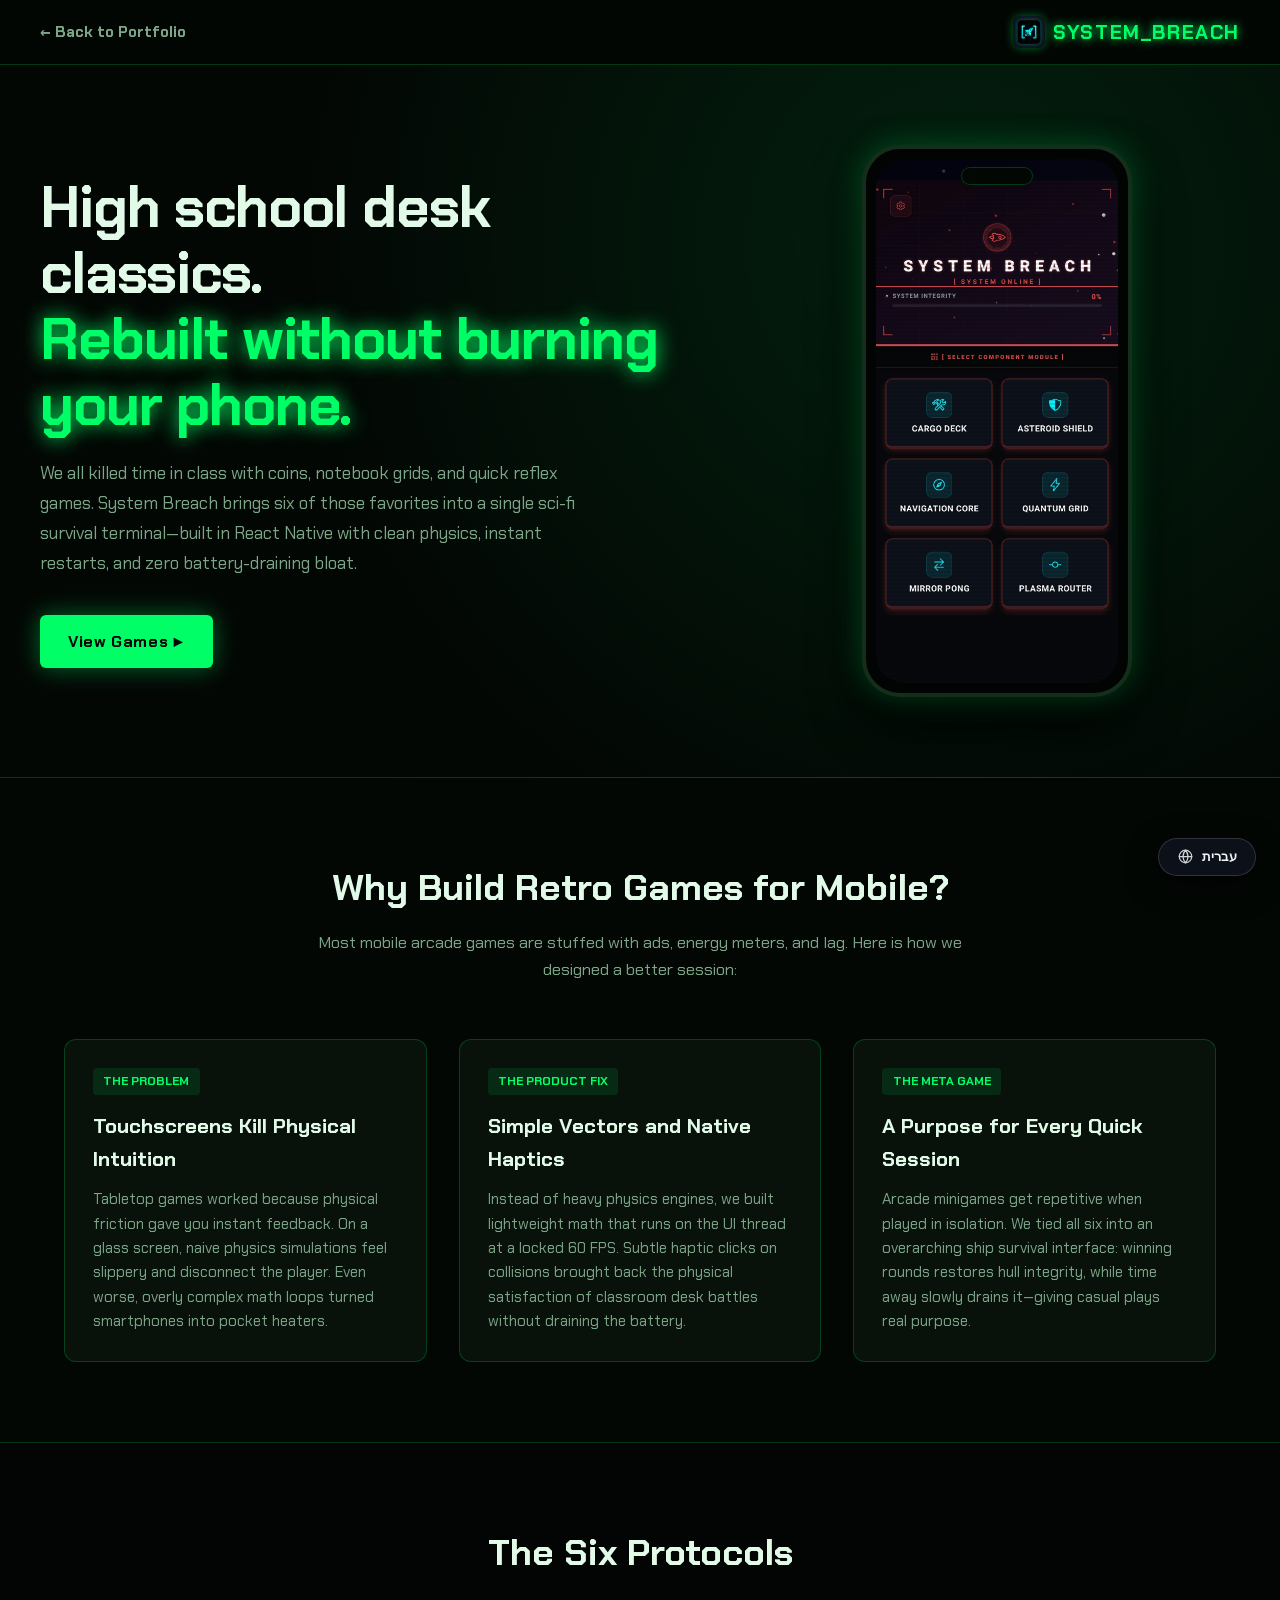
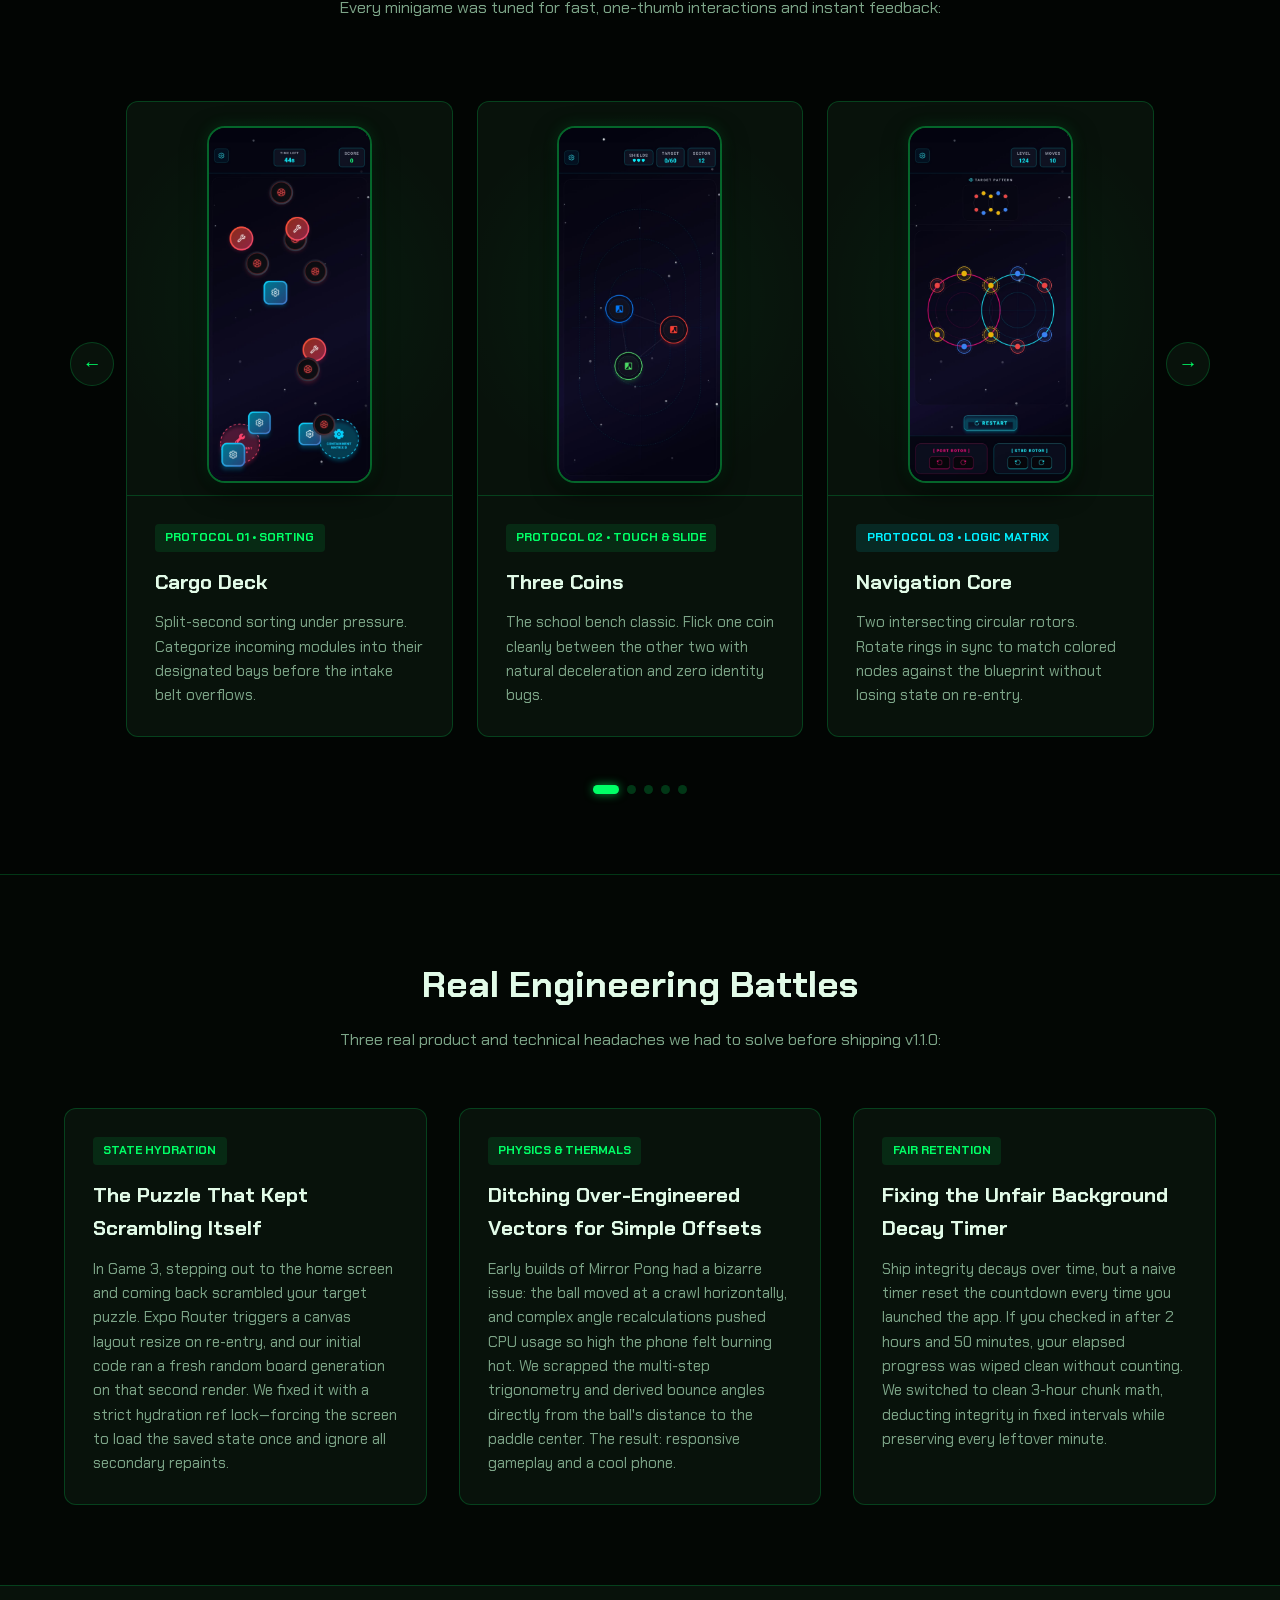
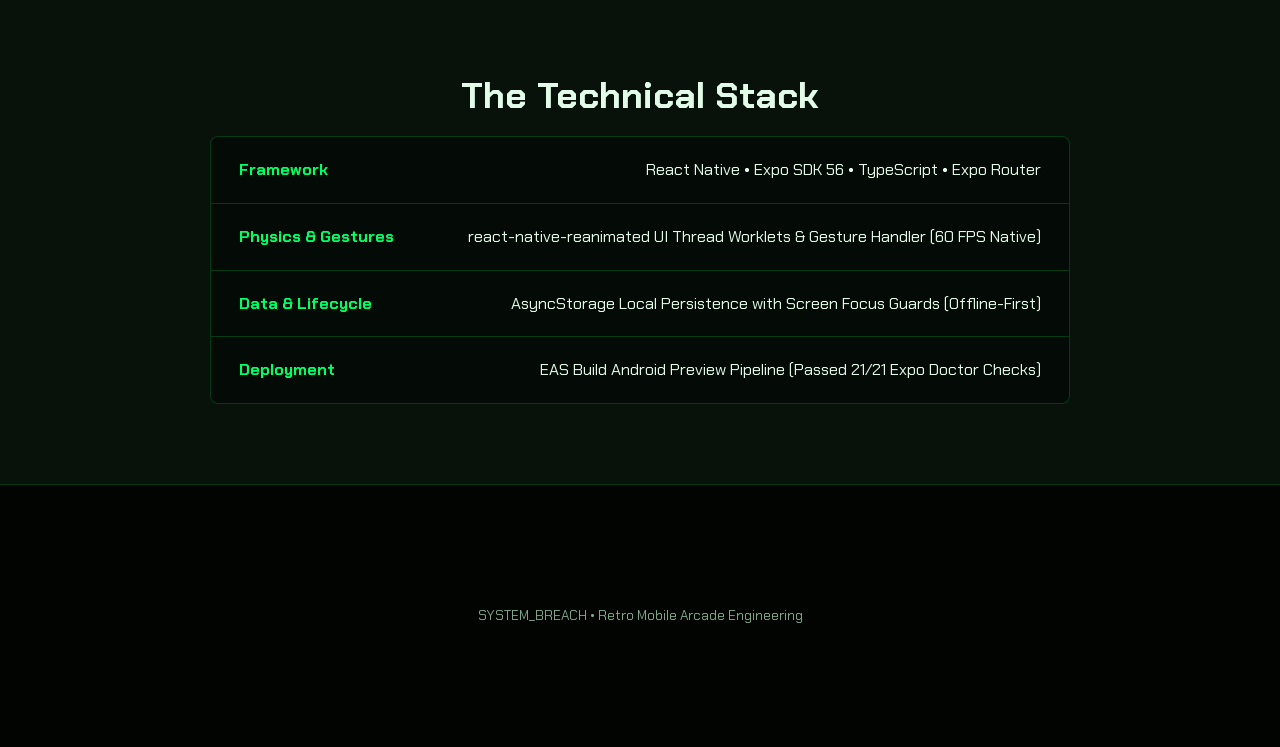
<file: projects/system-breach.html>
<!doctype html>

<html lang="en" dir="ltr">

  <head>

    <meta charset="UTF-8" />

    <meta name="viewport" content="width=device-width, initial-scale=1.0" />

    <title>System Breach — Nostalgic Arcade Rebuilt for Mobile</title>

    <link rel="preconnect" href="https://fonts.googleapis.com" />

    <link rel="preconnect" href="https://fonts.gstatic.com" crossorigin />

    <link

      href="https://fonts.googleapis.com/css2?family=Chakra+Petch:wght@500;700;800&family=Rubik:wght@400;500;700;900&display=swap"

      rel="stylesheet"

    />

    <link rel="stylesheet" href="../assets/css/system-breach.css" />

  </head>

  <body>

    <!-- Top Navigation -->

    <header class="app-nav">

      <div class="nav-wrapper">

        <a

          href="../index.html"

          class="portfolio-back"

          aria-label="Back to Portfolio"

        >

          <span class="back-text-full" data-en="&larr; Back to Portfolio" data-he="&rarr; חזרה לקורות החיים">&larr; Back to Portfolio</span>

          <span class="back-text-short" data-en="&larr; Portfolio" data-he="&rarr; קורות חיים">&larr; Portfolio</span>

        </a>

        <div class="nav-brand">

          <img src="../assets/images/system-breach/icon.png" alt="SYSTEM_BREACH Logo" class="app-nav-logo" />

          <span class="brand-title">SYSTEM_BREACH</span>

        </div>

      </div>

    </header>



    <!-- ==========================================

     1. HERO SECTION (Honest, Direct Hook)

     ========================================== -->

    <section class="hero">

      <div class="hero-container">

        <div class="hero-text">

          <h1

            class="hero-headline"

            data-en="High school desk classics.<br><span class='highlight'>Rebuilt without burning your phone.</span>"

            data-he="משחקי שולחן מהתיכון.<br><span class='highlight'>בלי שטויות ובלי לשרוף את המכשיר.</span>"

          >

            High school desk classics.<br /><span class="highlight"

              >Rebuilt without burning your phone.</span

            >

          </h1>

          <p

            class="hero-sub"

            data-en="We all killed time in class with coins, notebook grids, and quick reflex games. System Breach brings six of those favorites into a single sci-fi survival terminal—built in React Native with clean physics, instant restarts, and zero battery-draining bloat."

            data-he="כולנו שרפנו שיעורים בתיכון עם מטבעות, דפי משבצות ומשחקי תגובה מהירים. System Breach מאחד שישה מהמשחקים האלה לתוך טרמינל ספינה חללי אחד ב-React Native—עם פיזיקה נקייה, חזרה מיידית למשחק ובלי לבזבז סוללה."

          >

            We all killed time in class with coins, notebook grids, and quick reflex games. System Breach brings six of those favorites into a single sci-fi survival terminal—built in React Native with clean physics, instant restarts, and zero battery-draining bloat.

          </p>



          <div class="cta-buttons">

            <a

              href="#carousel"

              class="btn btn-arcade-play"

              data-en="View Games ▶"

              data-he="לכל המשחקים ▶"

            >

              View Games ▶

            </a>

            </div>

        </div>



        <!-- Phone Chassis for Home Screen -->

        <div class="arcade-cabinet-wrapper">

          <div class="crt-screen">

            <div class="crt-overlay"></div>

            <img

              src="../assets/images/system-breach/screen-arcade.png"

              alt="System Breach Home Screen"

              class="arcade-display"

              onerror="

                this.src =

                  'https://placehold.co/360x780/050b07/00ff66?text=SYSTEM_BREACH+HOMESCREEN'

              "

            />

          </div>

        </div>

      </div>

    </section>



    <!-- ==========================================

     2. THE STORY & CHALLENGE (3 Cards - TICK Style)

     ========================================== -->

    <section class="content-wrapper story-challenge-section">

      <h2

        class="section-heading"

        data-en="Why Build Retro Games for Mobile?"

        data-he="למה לקחת משחקי נוסטלגיה למובייל?"

      >

        Why Build Retro Games for Mobile?

      </h2>

      <p

        class="section-sub"

        data-en="Most mobile arcade games are stuffed with ads, energy meters, and lag. Here is how we designed a better session:"

        data-he="רוב משחקי הרטרו בחנויות עמוסים בפרסומות, טיימרים מעצבנים ושיהוי מורגש. ככה בנינו חוויה שעובדת באמת:"

      >

        Most mobile arcade games are stuffed with ads, energy meters, and lag. Here is how we designed a better session:

      </p>



      <div class="games-grid">

        <!-- Card 1 -->

        <div class="game-card">

          <div class="game-info">

            <span

              class="game-badge"

              data-en="The Problem"

              data-he="הבעיה בשטח"

              >The Problem</span

            >

            <h4

              data-en="Touchscreens Kill Physical Intuition"

              data-he="מסכי מגע מאבדים את התחושה הפיזית"

            >

              Touchscreens Kill Physical Intuition

            </h4>

            <p

              data-en="Tabletop games worked because physical friction gave you instant feedback. On a glass screen, naive physics simulations feel slippery and disconnect the player. Even worse, overly complex math loops turned smartphones into pocket heaters."

              data-he="משחקי שולחן עבדו כי החיכוך והמשטח נתנו פידבק מיידי לידיים. על גבי מסך זכוכית, חישובי פיזיקה כבדים הרגישו חלקלקים ומנותקים. גרוע מכך—לולאות מתמטיקה מסורבלות הפכו את הטלפון הנייד לתנור חימום תוך שתי דקות משחק."

            >

              Tabletop games worked because physical friction gave you instant feedback. On a glass screen, naive physics simulations feel slippery and disconnect the player. Even worse, overly complex math loops turned smartphones into pocket heaters.

            </p>

          </div>

        </div>



        <!-- Card 2 -->

        <div class="game-card">

          <div class="game-info">

            <span

              class="game-badge"

              data-en="The Product Fix"

              data-he="הגישה המוצרית"

              >The Product Fix</span

            >

            <h4

              data-en="Simple Vectors and Native Haptics"

              data-he="פיזיקה ישירה ומשוב הפטי מיידי"

            >

              Simple Vectors and Native Haptics

            </h4>

            <p

              data-en="Instead of heavy physics engines, we built lightweight math that runs on the UI thread at a locked 60 FPS. Subtle haptic clicks on collisions brought back the physical satisfaction of classroom desk battles without draining the battery."

              data-he="במקום מנועי פיזיקה ענקיים וכבדים, כתבנו חישובים רזים שרצים ישירות ב-UI Thread ב-60 FPS קבוע. הוספנו רטט הפטי קצר ומדויק בכל פגיעה, שמחזיר את תחושת המגע המוכרת משולחן הכיתה בלי לטחון את הסוללה."

            >

              Instead of heavy physics engines, we built lightweight math that runs on the UI thread at a locked 60 FPS. Subtle haptic clicks on collisions brought back the physical satisfaction of classroom desk battles without draining the battery.

            </p>

          </div>

        </div>



        <!-- Card 3 -->

        <div class="game-card">

          <div class="game-info">

            <span

              class="game-badge"

              data-en="The Meta Game"

              data-he="חוויית המשתמש"

              >The Meta Game</span

            >

            <h4

              data-en="A Purpose for Every Quick Session"

              data-he="מטרה אמיתית לכל סבב קצר"

            >

              A Purpose for Every Quick Session

            </h4>

            <p

              data-en="Arcade minigames get repetitive when played in isolation. We tied all six into an overarching ship survival interface: winning rounds restores hull integrity, while time away slowly drains it—giving casual plays real purpose."

              data-he="מיני-משחקים בודדים ממצים את עצמם מהר מאוד. חיברנו את כל ששת המשחקים לקמפיין הישרדות של ספינה: ניצחון בשלב מתקן 20% מתקינות המערכת, ושחיקה הדרגתית ברקע מייצרת סיבה אמיתית לחזור לסשן מהיר בהפסקה."

            >

              Arcade minigames get repetitive when played in isolation. We tied all six into an overarching ship survival interface: winning rounds restores hull integrity, while time away slowly drains it—giving casual plays real purpose.

            </p>

          </div>

        </div>

      </div>

    </section>



    <!-- ==========================================

     3. COMPLETE 6-GAME + TELEMETRY CAROUSEL

     ========================================== -->

    <section class="screens-carousel-section" id="carousel">

      <div class="content-wrapper">

        <h2

          class="section-heading"

          data-en="The Six Protocols"

          data-he="ארסנל המשחקים המלא"

        >

          The Six Protocols

        </h2>

        <p

          class="section-sub"

          data-en="Every minigame was tuned for fast, one-thumb interactions and instant feedback:"

          data-he="כל משחק לוטש לשליטה נוחה ביד אחת, חוקים פשוטים ומשוב מיידי:"

        >

          Every minigame was tuned for fast, one-thumb interactions and instant feedback:

        </p>



        <div class="carousel-outer-wrapper">

          <button

            class="carousel-arrow-btn prev-btn"

            id="carousel-prev"

            aria-label="Previous Slide"

          >

            &#10094;

          </button>



          <div class="carousel-viewport">

            <div class="carousel-track" id="carousel-track">

              <!-- Game 1: Cargo Deck -->

              <div class="carousel-card-item">

                <div class="game-card">

                  <div class="game-preview">

                    <img

                      src="../assets/images/system-breach/game-cargo.png"

                      alt="Cargo Deck"

                      onerror="

                        this.src =

                          'https://placehold.co/360x780/06120b/00ff66?text=Game+1+Cargo+Deck'

                      "

                    />

                  </div>

                  <div class="game-info">

                    <span class="game-badge">Protocol 01 • Sorting</span>

                    <h4>Cargo Deck</h4>

                    <p

                      data-en="Split-second sorting under pressure. Categorize incoming modules into their designated bays before the intake belt overflows."

                      data-he="מיון מהיר בלחץ זמן. מנתבים מודולים למפרצים הנכונים במסך לפני שמסוע המטען עולה על גדותיו."

                    >

                      Split-second sorting under pressure. Categorize incoming modules into their designated bays before the intake belt overflows.

                    </p>

                  </div>

                </div>

              </div>



              <!-- Game 2: Three Coins -->

              <div class="carousel-card-item">

                <div class="game-card">

                  <div class="game-preview">

                    <img

                      src="../assets/images/system-breach/game-coins.png"

                      alt="Three Coins"

                      onerror="

                        this.src =

                          'https://placehold.co/360x780/06120b/00ff66?text=Game+2+Three+Coins'

                      "

                    />

                  </div>

                  <div class="game-info">

                    <span class="game-badge">Protocol 02 • Touch & Slide</span>

                    <h4>Three Coins</h4>

                    <p

                      data-en="The school bench classic. Flick one coin cleanly between the other two with natural deceleration and zero identity bugs."

                      data-he="משחק שולחן התיכון הקלאסי. מעבירים מטבע אחד בין שני האחרים עם תנועת החלקה נקייה ופיזיקה מותאמת."

                    >

                      The school bench classic. Flick one coin cleanly between the other two with natural deceleration and zero identity bugs.

                    </p>

                  </div>

                </div>

              </div>



              <!-- Game 3: Navigation Core -->

              <div class="carousel-card-item">

                <div class="game-card">

                  <div class="game-preview">

                    <img

                      src="../assets/images/system-breach/game-nav.png"

                      alt="Navigation Core"

                      onerror="

                        this.src =

                          'https://placehold.co/360x780/06120b/00f0ff?text=Game+3+Nav+Core'

                      "

                    />

                  </div>

                  <div class="game-info">

                    <span

                      class="game-badge"

                      style="

                        color: #00f0ff;

                        border-color: rgba(0, 240, 255, 0.3);

                        background: rgba(0, 240, 255, 0.1);

                      "

                      >Protocol 03 • Logic Matrix</span

                    >

                    <h4>Navigation Core</h4>

                    <p

                      data-en="Two intersecting circular rotors. Rotate rings in sync to match colored nodes against the blueprint without losing state on re-entry."

                      data-he="שני גלגלי הנעה מצטלבים. מסובבים את הרוטורים כדי לסדר את צמתי הצבע לפי תבנית המטרה, בלי שהלוח יתערבב בכניסה מחדש."

                    >

                      Two intersecting circular rotors. Rotate rings in sync to match colored nodes against the blueprint without losing state on re-entry.

                    </p>

                  </div>

                </div>

              </div>



              <!-- Game 4: Plasma Router -->

              <div class="carousel-card-item">

                <div class="game-card">

                  <div class="game-preview">

                    <img

                      src="../assets/images/system-breach/game-grid.png"

                      alt="Plasma Router"

                      onerror="

                        this.src =

                          'https://placehold.co/360x780/06120b/eab308?text=Game+4+Grid'

                      "

                    />

                  </div>

                  <div class="game-info">

                    <span

                      class="game-badge"

                      style="

                        color: #eab308;

                        border-color: rgba(234, 179, 8, 0.3);

                        background: rgba(234, 179, 8, 0.1);

                      "

                      >Protocol 04 • Pathfinding</span

                    >

                    <h4>Plasma Router</h4>

                    <p

                      data-en="Tactical grid connection. Bridge critical conduits while dodging dynamic circuit breakers and hazardous feedback loops."

                      data-he="חיבור מעגלים טקטי על לוח משבצות. בונים נתיב רציף בין שערים תוך עקיפת מחסומים חשמליים."

                    >

                      Tactical grid connection. Bridge critical conduits while dodging dynamic circuit breakers and hazardous feedback loops.

                    </p>

                  </div>

                </div>

              </div>



              <!-- Game 5: Mirror Pong -->

              <div class="carousel-card-item">

                <div class="game-card">

                  <div class="game-preview">

                    <img

                      src="../assets/images/system-breach/game-pong.png"

                      alt="Mirror Pong"

                      onerror="

                        this.src =

                          'https://placehold.co/360x780/06120b/00ff66?text=Game+5+Mirror+Pong'

                      "

                    />

                  </div>

                  <div class="game-info">

                    <span class="game-badge">Protocol 05 • Reflex Physics</span>

                    <h4>Mirror Pong</h4>

                    <p

                      data-en="Fast-paced dual paddle returns. Angle is driven naturally by paddle contact offset—no stuck horizontal balls, no phone meltdown."

                      data-he="פונג מהיר עם מחבטים כפולים. זווית ההחזרה נקבעת ישירות ממרחק הפגיעה במחבט—בלי כדורים שנתקעים ובלי שהמכשיר ירתח."

                    >

                      Fast-paced dual paddle returns. Angle is driven naturally by paddle contact offset—no stuck horizontal balls, no phone meltdown.

                    </p>

                  </div>

                </div>

              </div>



              <!-- Game 6: Quantum Grid -->

              <div class="carousel-card-item">

                <div class="game-card">

                  <div class="game-preview">

                    <img

                      src="../assets/images/system-breach/game-terminal.png"

                      alt="Quantum Grid"

                      onerror="

                        this.src =

                          'https://placehold.co/360x780/06120b/ef4444?text=Game+6+Terminal'

                      "

                    />

                  </div>

                  <div class="game-info">

                    <span

                      class="game-badge"

                      style="

                        color: #ef4444;

                        border-color: rgba(239, 68, 68, 0.3);

                        background: rgba(239, 68, 68, 0.1);

                      "

                      >Protocol 06 • Memory Recall</span

                    >

                    <h4>Quantum Grid</h4>

                    <p

                      data-en="Rapid-fire code breaker. Memorize node sequences and disarm system fail-safes before timer compression kicks in."

                      data-he="פיצוח רצפים תחת שעון מתקתק. זוכרים את סדר צמתי האבטחה ומנטרלים את הנעילה לפני שנגמר הזמן."

                    >

                      Rapid-fire code breaker. Memorize node sequences and disarm system fail-safes before timer compression kicks in.

                    </p>

                  </div>

                </div>

              </div>



              <!-- Meta 7: Command Telemetry -->

              <div class="carousel-card-item">

                <div class="game-card">

                  <div class="game-preview">

                    <img

                      src="../assets/images/system-breach/screen-arcade.png"

                      alt="Command Telemetry"

                      onerror="

                        this.src =

                          'https://placehold.co/360x780/06120b/ff007f?text=Command+Decay'

                      "

                    />

                  </div>

                  <div class="game-info">

                    <span

                      class="game-badge"

                      style="

                        color: #ff007f;

                        border-color: rgba(255, 0, 127, 0.3);

                        background: rgba(255, 0, 127, 0.1);

                      "

                      >Meta System • Ship Health</span

                    >

                    <h4>Ship Telemetry</h4>

                    <p

                      data-en="The central hub tying it all together. Shows live subsystem status and passive decay without resetting partial minutes between sessions."

                      data-he="המסך שמחבר את הכל. מציג את תקינות מערכות הספינה ומנהל שחיקה פסיבית בלי למחוק דקות שחקן בין כניסות."

                    >

                      The central hub tying it all together. Shows live subsystem status and passive decay without resetting partial minutes between sessions.

                    </p>

                  </div>

                </div>

              </div>

            </div>

          </div>



          <button

            class="carousel-arrow-btn next-btn"

            id="carousel-next"

            aria-label="Next Slide"

          >

            &#10095;

          </button>



          <div class="carousel-dots" id="carousel-dots"></div>

        </div>

      </div>

    </section>



    <!-- ==========================================

     4. DEEP DIVE & KEY DECISIONS (Real Engineering Battles)

     ========================================== -->

    <section class="content-wrapper deep-dive-section">

      <h2

        class="section-heading"

        data-en="Real Engineering Battles"

        data-he="אתגרים אמיתיים מהפיתוח"

      >

        Real Engineering Battles

      </h2>

      <p

        class="section-sub"

        data-en="Three real product and technical headaches we had to solve before shipping v1.1.0:"

        data-he="שלוש בעיות אמיתיות שנתקענו עליהן בדרך לבילד הסופי ואיך פתרנו אותן בפועל:"

      >

        Three real product and technical headaches we had to solve before shipping v1.1.0:

      </p>



      <div class="games-grid">

        <!-- Decision 1 -->

        <div class="game-card">

          <div class="game-info">

            <span class="game-badge">State Hydration</span>

            <h4

              data-en="The Puzzle That Kept Scrambling Itself"

              data-he="הפאזל שערבב את עצמו בכל כניסה"

            >

              The Puzzle That Kept Scrambling Itself

            </h4>

            <p

              data-en="In Game 3, stepping out to the home screen and coming back scrambled your target puzzle. Expo Router triggers a canvas layout resize on re-entry, and our initial code ran a fresh random board generation on that second render. We fixed it with a strict hydration ref lock—forcing the screen to load the saved state once and ignore all secondary repaints."

              data-he="במשחק 3, כל יציאה למסך הבית וחזרה ערבבה את הלוח מחדש. מנוע הניווט של Expo ביצע חישוב גודל קנבס מחדש בכל כניסה, מה שגרם לרינדור השני לחשוב שהלוח ריק ולייצר שלב אקראי חדש. פתרנו את זה עם דגל נעילה (Ref Lock) כירורגי שמוודא טעינה ישירה מהזיכרון וחוסם כל דריסה חוזרת."

            >

              In Game 3, stepping out to the home screen and coming back scrambled your target puzzle. Expo Router triggers a canvas layout resize on re-entry, and our initial code ran a fresh random board generation on that second render. We fixed it with a strict hydration ref lock—forcing the screen to load the saved state once and ignore all secondary repaints.

            </p>

          </div>

        </div>



        <!-- Decision 2 -->

        <div class="game-card">

          <div class="game-info">

            <span class="game-badge">Physics & Thermals</span>

            <h4

              data-en="Ditching Over-Engineered Vectors for Simple Offsets"

              data-he="לזרוק פיזיקה מנופחת לטובת חישוב פשוט"

            >

              Ditching Over-Engineered Vectors for Simple Offsets

            </h4>

            <p

              data-en="Early builds of Mirror Pong had a bizarre issue: the ball moved at a crawl horizontally, and complex angle recalculations pushed CPU usage so high the phone felt burning hot. We scrapped the multi-step trigonometry and derived bounce angles directly from the ball's distance to the paddle center. The result: responsive gameplay and a cool phone."

              data-he="בגרסאות הראשונות של Mirror Pong הכדור זחל הצידה בצורה מעצבנת, וחישובי זוויות כבדים העמיסו על המעבד עד שהמכשיר רתח ביד. זרקנו את לולאות הפיזיקה המסורבלות וחישבנו את זווית ההחזרה ישירות ממרחק הפגיעה ממרכז המחבט. המשחק הפך למהיר ואינטואיטיבי, והטלפון נשאר קר."

            >

              Early builds of Mirror Pong had a bizarre issue: the ball moved at a crawl horizontally, and complex angle recalculations pushed CPU usage so high the phone felt burning hot. We scrapped the multi-step trigonometry and derived bounce angles directly from the ball's distance to the paddle center. The result: responsive gameplay and a cool phone.

            </p>

          </div>

        </div>



        <!-- Decision 3 -->

        <div class="game-card">

          <div class="game-info">

            <span class="game-badge">Fair Retention</span>

            <h4

              data-en="Fixing the Unfair Background Decay Timer"

              data-he="לא להעניש משתמשים שפותחים את האפליקציה"

            >

              Fixing the Unfair Background Decay Timer

            </h4>

            <p

              data-en="Ship integrity decays over time, but a naive timer reset the countdown every time you launched the app. If you checked in after 2 hours and 50 minutes, your elapsed progress was wiped clean without counting. We switched to clean 3-hour chunk math, deducting integrity in fixed intervals while preserving every leftover minute."

              data-he="מערכות הספינה נשחקות עם הזמן, אבל טיימר בסיסי איפס את הספירה בכל פעם שהאפליקציה נפתחה. משתמש שפתח את המשחק אחרי שעתיים וחצי איבד את הזמן שצבר בלי שהמערכת תתעדכן. שינינו את החישוב לבלוקים של 3 שעות: מקזזים רק בלוקים שלמים ומשמרים את שארית הדקות במדויק לפעם הבאה."

            >

              Ship integrity decays over time, but a naive timer reset the countdown every time you launched the app. If you checked in after 2 hours and 50 minutes, your elapsed progress was wiped clean without counting. We switched to clean 3-hour chunk math, deducting integrity in fixed intervals while preserving every leftover minute.

            </p>

          </div>

        </div>

      </div>

    </section>



    <!-- ==========================================

     5. TECHNICAL STACK (Simple, Crisp Specs)

     ========================================== -->

    <section class="tech-specs-section">

      <div class="content-wrapper">

        <h2

          class="section-heading"

          data-en="The Technical Stack"

          data-he="המפרט הטכני של האפליקציה"

        >

          The Technical Stack

        </h2>

        <div class="specs-table">

          <div class="spec-row">

            <span

              class="spec-label"

              data-en="Framework"

              data-he="סביבת פיתוח"

              >Framework</span

            >

            <span

              class="spec-val"

              data-en="React Native • Expo SDK 56 • TypeScript • Expo Router"

              data-he="React Native • Expo SDK 56 • TypeScript • Expo Router"

              >React Native • Expo SDK 56 • TypeScript • Expo Router</span

            >

          </div>

          <div class="spec-row">

            <span

              class="spec-label"

              data-en="Physics & Gestures"

              data-he="פיזיקה ומחוות"

              >Physics & Gestures</span

            >

            <span

              class="spec-val"

              data-en="react-native-reanimated UI Thread Worklets & Gesture Handler (60 FPS Native)"

              data-he="Worklets של Reanimated ו-Gesture Handler בריצה ישירה ב-UI Thread (60 FPS)"

              >react-native-reanimated UI Thread Worklets & Gesture Handler (60 FPS Native)</span

            >

          </div>

          <div class="spec-row">

            <span

              class="spec-label"

              data-en="Data & Lifecycle"

              data-he="אחסון וניהול מצב"

              >Data & Lifecycle</span

            >

            <span

              class="spec-val"

              data-en="AsyncStorage Local Persistence with Screen Focus Guards (Offline-First)"

              data-he="שמירה מקומית ב-AsyncStorage עם נעילת סטייט מבוססת פוקוס (ללא צורך בענן)"

              >AsyncStorage Local Persistence with Screen Focus Guards (Offline-First)</span

            >

          </div>

          <div class="spec-row">

            <span

              class="spec-label"

              data-en="Deployment"

              data-he="בילד והפצה"

              >Deployment</span

            >

            <span

              class="spec-val"

              data-en="EAS Build Android Preview Pipeline (Passed 21/21 Expo Doctor Checks)"

              data-he="בילד אנדרואיד רשמי ב-EAS Build (עבר 21/21 בדיקות Expo Doctor)"

              >EAS Build Android Preview Pipeline (Passed 21/21 Expo Doctor Checks)</span

            >

          </div>

        </div>

      </div>

    </section>



    <!-- Footer -->

    <footer class="app-footer">

      <div class="content-wrapper">

        <p

          data-en="SYSTEM_BREACH • Retro Mobile Arcade Engineering"

          data-he="SYSTEM_BREACH • פיתוח ארקייד סלולרי עתיר ביצועים"

        >

          SYSTEM_BREACH • Retro Mobile Arcade Engineering

        </p>

      </div>

    </footer>



    <!-- Fixed Floating Language Switcher Pill -->

    <button id="lang-toggle" class="floating-lang-pill" aria-label="Toggle language between English and Hebrew">

      <svg width="15" height="15" viewBox="0 0 24 24" fill="none" stroke="currentColor" stroke-width="2" stroke-linecap="round" stroke-linejoin="round" aria-hidden="true">

        <circle cx="12" cy="12" r="10"></circle>

        <line x1="2" y1="12" x2="22" y2="12"></line>

        <path d="M12 2a15.3 15.3 0 0 1 4 10 15.3 15.3 0 0 1-4 10 15.3 15.3 0 0 1-4-10 15.3 15.3 0 0 1 4-10z"></path>

      </svg>

      <span id="lang-btn-text">עברית</span>

    </button>



    <script>

      if ('scrollRestoration' in history) {

        history.scrollRestoration = 'manual';

      }

      window.scrollTo(0, 0);

      window.addEventListener('load', () => window.scrollTo(0, 0));



      const track = document.getElementById("carousel-track");

      const prevBtn = document.getElementById("carousel-prev");

      const nextBtn = document.getElementById("carousel-next");

      const dotsContainer = document.getElementById("carousel-dots");

      const toggleBtn = document.getElementById("lang-toggle");

      const langText = document.getElementById("lang-btn-text");

      const items = track ? track.querySelectorAll(".carousel-card-item") : [];



      function getInitialLang() {
        try {
          const saved = localStorage.getItem("site_lang");
          if (saved === "he" || saved === "en") return saved;
        } catch (e) {}
        const browserLang = (typeof navigator !== "undefined" && (navigator.language || navigator.userLanguage) || "").toLowerCase();
        return browserLang.startsWith("he") ? "he" : "en";
      }

      let currentLang = getInitialLang();

      let currentIndex = 0;



      function getVisibleCount() {

        if (window.innerWidth <= 640) return 1;

        if (window.innerWidth <= 900) return 2;

        return 3;

      }



      function getMaxIndex() {

        return Math.max(0, items.length - getVisibleCount());

      }



      function updateCarousel() {

        if (!track || !items.length) return;

        const maxIdx = getMaxIndex();

        if (currentIndex > maxIdx) currentIndex = maxIdx;

        if (currentIndex < 0) currentIndex = 0;



        const isRtl = document.documentElement.dir === "rtl";

        const itemWidth = items[0].getBoundingClientRect().width;

        const trackStyle = window.getComputedStyle(track);

        const gap = parseFloat(trackStyle.gap) || 24;

        const step = itemWidth + gap;



        const shift = isRtl ? (currentIndex * step) : (-currentIndex * step);

        track.style.transform = `translateX(${shift}px)`;



        updateDots();

      }



      function renderDots() {

        if (!dotsContainer) return;

        dotsContainer.innerHTML = "";

        const maxIdx = getMaxIndex();

        for (let i = 0; i <= maxIdx; i++) {

          const dot = document.createElement("div");

          dot.className = `carousel-dot ${i === currentIndex ? "active" : ""}`;

          dot.addEventListener("click", () => {

            currentIndex = i;

            updateCarousel();

          });

          dotsContainer.appendChild(dot);

        }

      }



      function updateDots() {

        if (!dotsContainer) return;

        const dots = dotsContainer.querySelectorAll(".carousel-dot");

        dots.forEach((dot, i) => {

          dot.classList.toggle("active", i === currentIndex);

        });

      }



      function moveLeft() {

        const isRtl = document.documentElement.dir === "rtl";

        const maxIdx = getMaxIndex();

        if (isRtl) {

          currentIndex = currentIndex >= maxIdx ? 0 : currentIndex + 1;

        } else {

          currentIndex = currentIndex <= 0 ? maxIdx : currentIndex - 1;

        }

        updateCarousel();

      }



      function moveRight() {

        const isRtl = document.documentElement.dir === "rtl";

        const maxIdx = getMaxIndex();

        if (isRtl) {

          currentIndex = currentIndex <= 0 ? maxIdx : currentIndex - 1;

        } else {

          currentIndex = currentIndex >= maxIdx ? 0 : currentIndex + 1;

        }

        updateCarousel();

      }



      if (prevBtn) prevBtn.addEventListener("click", moveLeft);

      if (nextBtn) nextBtn.addEventListener("click", moveRight);



      if (track) {

        let touchStartX = 0;

        let touchStartY = 0;

        track.addEventListener("touchstart", (e) => {

          touchStartX = e.touches[0].clientX;

          touchStartY = e.touches[0].clientY;

        }, { passive: true });

        track.addEventListener("touchend", (e) => {

          const deltaX = e.changedTouches[0].clientX - touchStartX;

          const deltaY = e.changedTouches[0].clientY - touchStartY;

          if (Math.abs(deltaX) > 40 && Math.abs(deltaX) > Math.abs(deltaY)) {
            if (deltaX < 0) {
              moveRight();
            } else {
              moveLeft();
            }
          }

        }, { passive: true });

      }



      window.addEventListener("resize", () => {

        renderDots();

        updateCarousel();

      });



      function setLanguage(lang) {

        currentLang = lang;

        try { localStorage.setItem("site_lang", lang); } catch (e) {}

        const isHebrew = lang === "he";

        document.documentElement.lang = lang;

        document.documentElement.dir = isHebrew ? "rtl" : "ltr";

        if (langText) {

          langText.textContent = isHebrew ? "English" : "עברית";

        } else if (toggleBtn) {

          toggleBtn.textContent = isHebrew ? "English" : "עברית";

        }



        if (prevBtn) prevBtn.innerHTML = "&larr;";

        if (nextBtn) nextBtn.innerHTML = "&rarr;";



        document.querySelectorAll("[data-en]").forEach((el) => {

          const text = el.getAttribute(isHebrew ? "data-he" : "data-en");

          if (text) el.innerHTML = text;

        });



        currentIndex = 0;

        renderDots();

        updateCarousel();

      }



      if (toggleBtn) {

        toggleBtn.addEventListener("click", () => {

          setLanguage(currentLang === "en" ? "he" : "en");

        });

      }



      renderDots();

      setLanguage(currentLang);

    </script>

  </body>

</html>
</file>
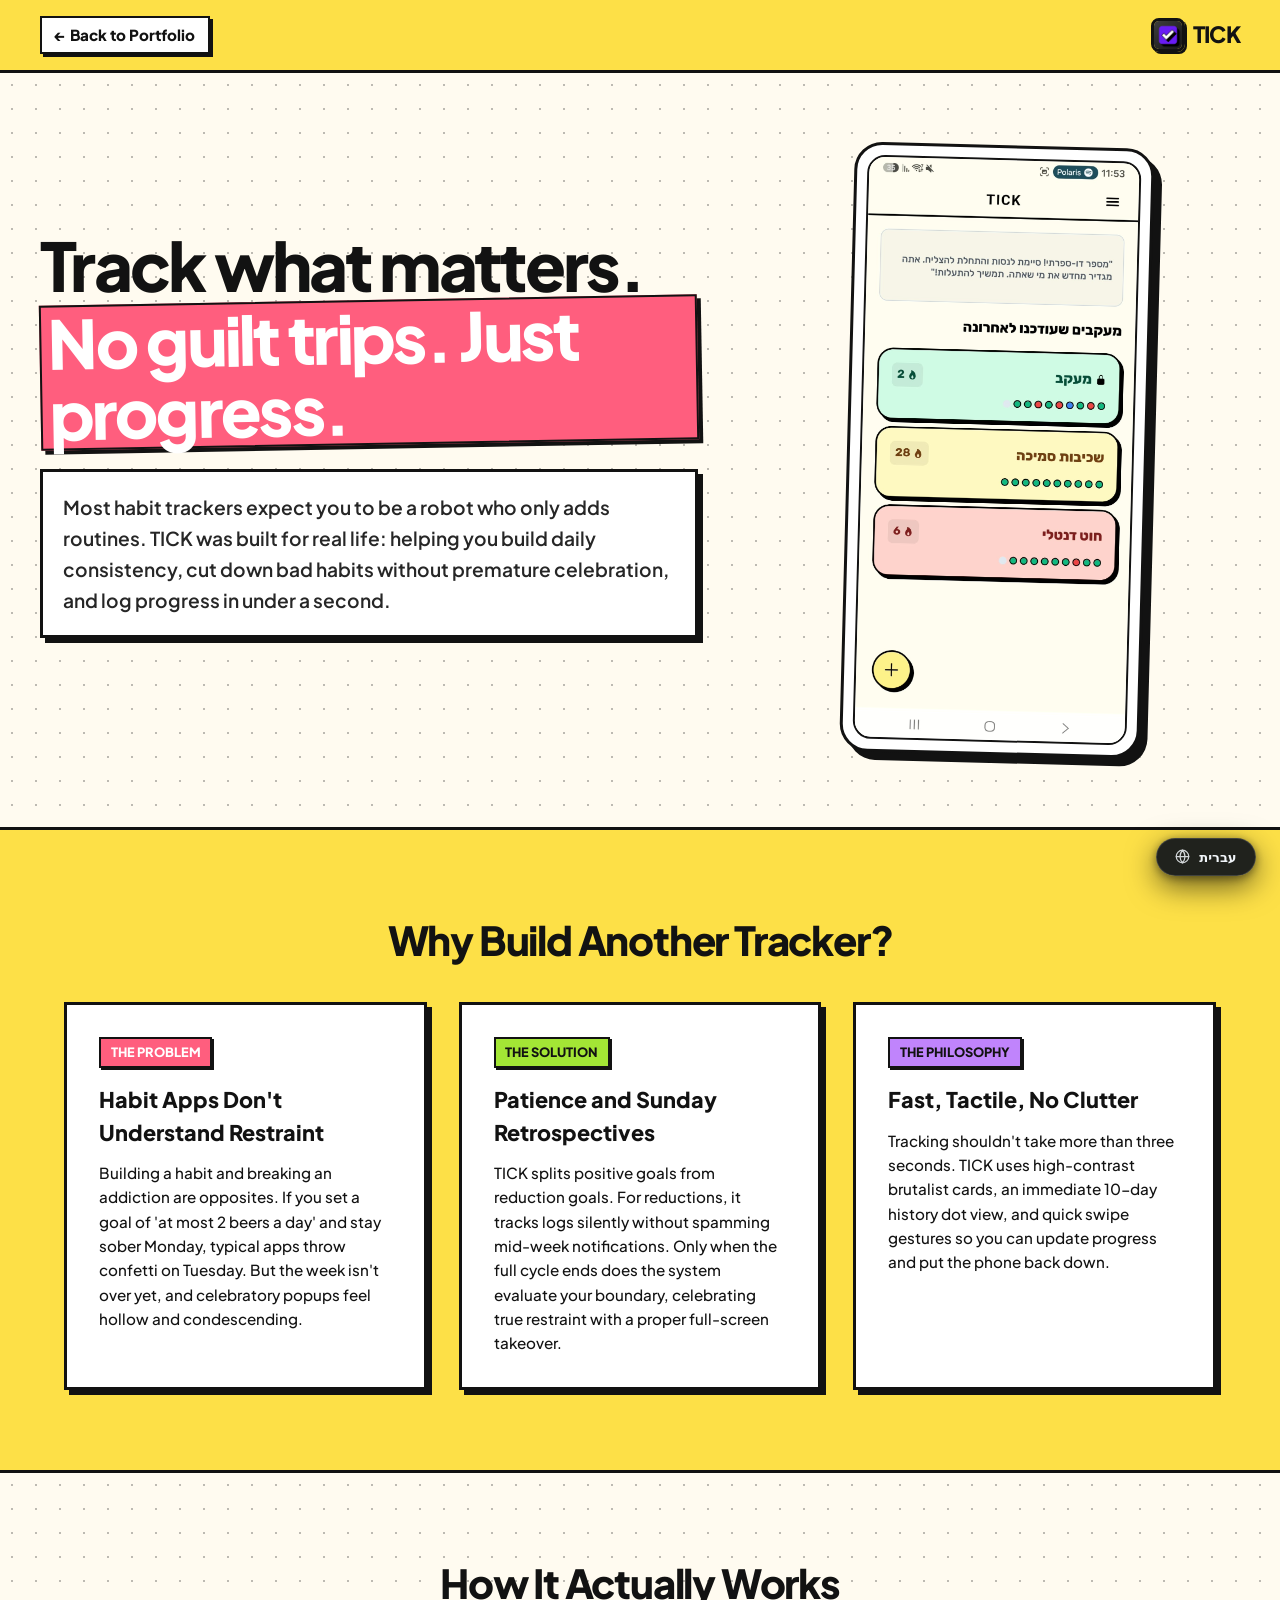
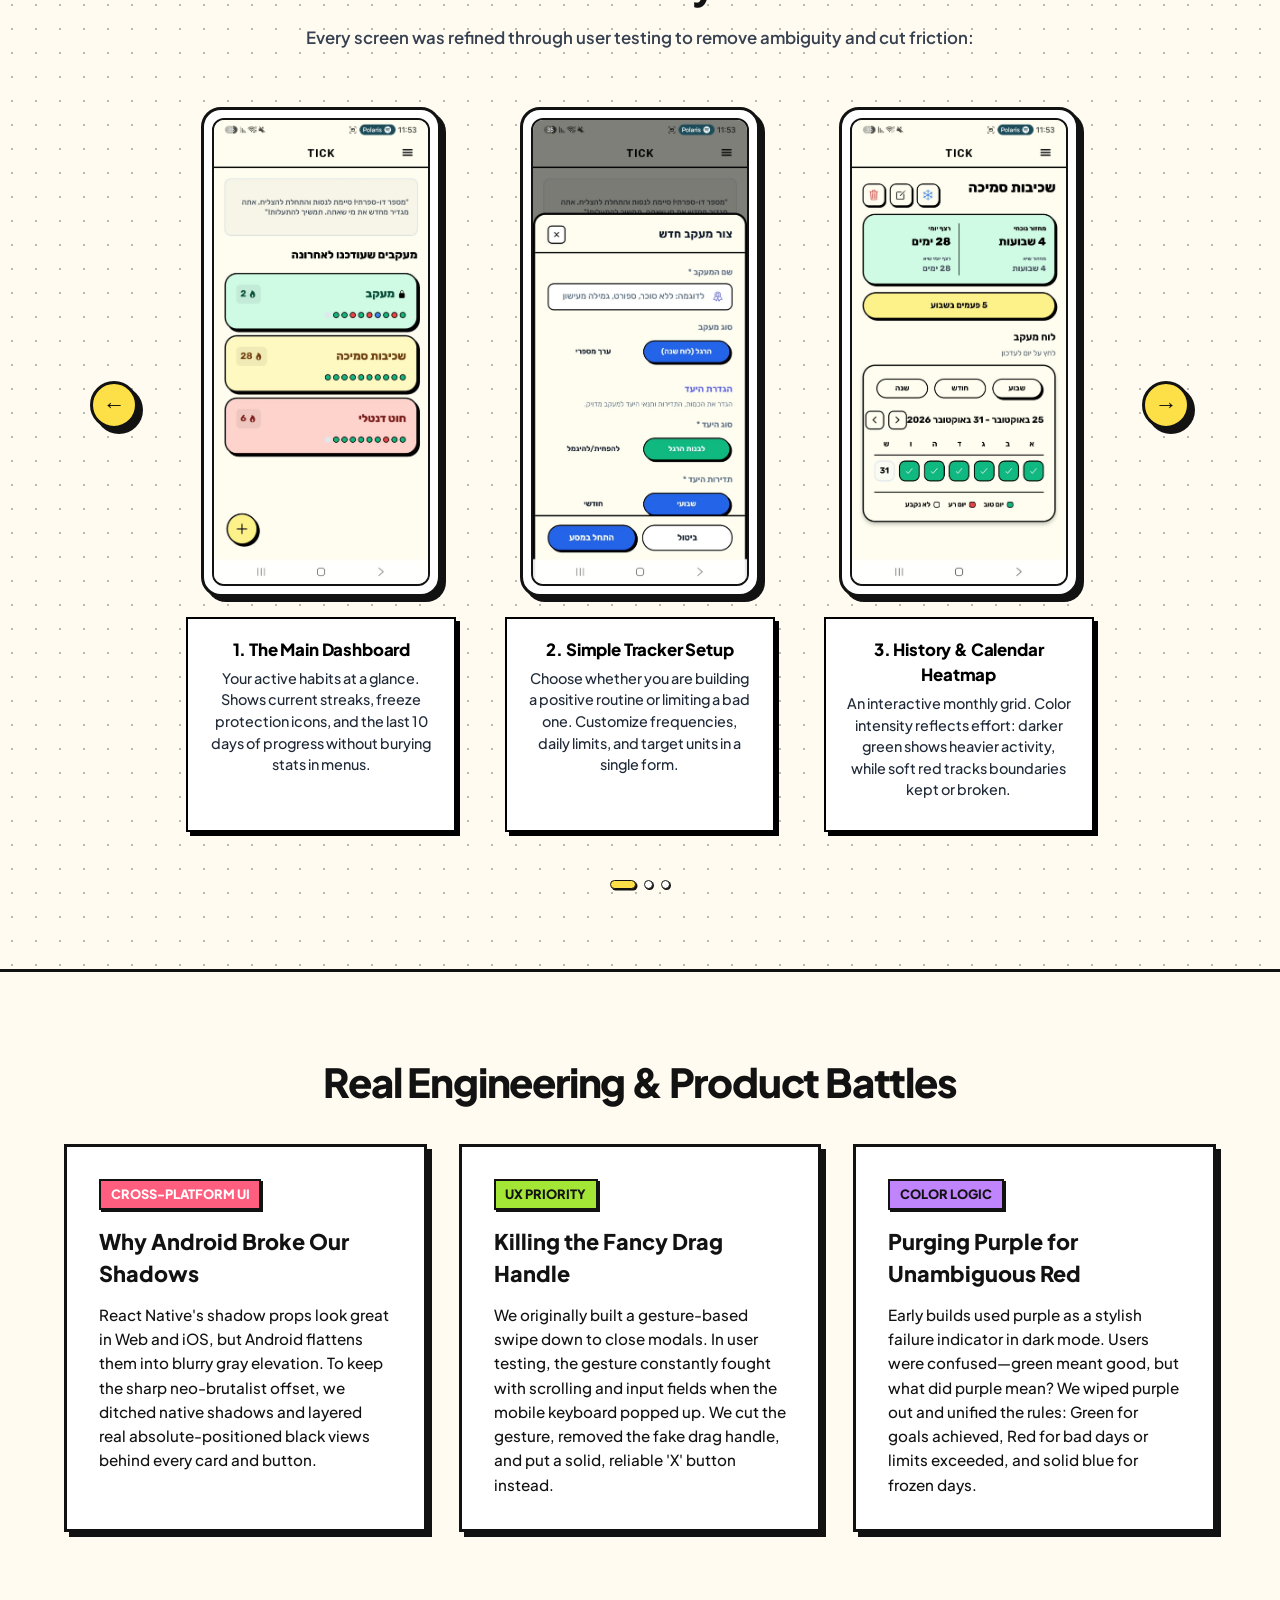
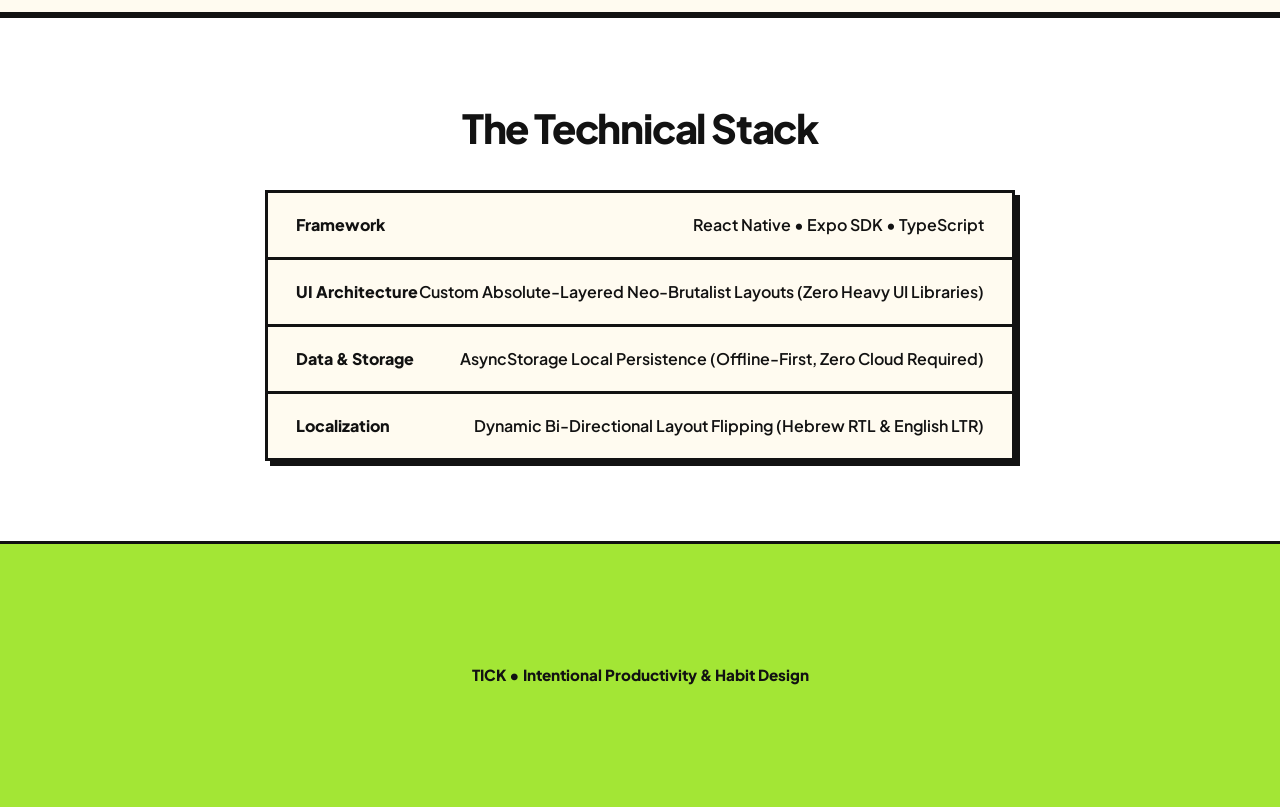
<file: projects/tick.html>
<!doctype html>
<html lang="en" dir="ltr">
  <head>
    <meta charset="UTF-8" />
    <meta name="viewport" content="width=device-width, initial-scale=1.0" />
    <title>TICK — Intentional Habit & Routine Tracker</title>
    <link rel="preconnect" href="https://fonts.googleapis.com" />
    <link rel="preconnect" href="https://fonts.gstatic.com" crossorigin />
    <link
      href="https://fonts.googleapis.com/css2?family=Plus+Jakarta+Sans:wght@400;600;700;800&family=Rubik:wght@400;500;700&display=swap"
      rel="stylesheet"
    />
    <link rel="stylesheet" href="../assets/css/tick.css" />
  </head>
  <body>
    <!-- Top Navigation -->
    <header class="app-nav">
      <div class="nav-wrapper">
        <a
          href="../index.html"
          class="portfolio-back"
          aria-label="Back to Portfolio"
        >
          <span class="back-text-full" data-en="&larr; Back to Portfolio" data-he="&rarr; חזרה לקורות החיים">&larr; Back to Portfolio</span>
          <span class="back-text-short" data-en="&larr; Portfolio" data-he="&rarr; קורות חיים">&larr; Portfolio</span>
        </a>
        <div class="nav-brand">
          <img src="../assets/images/tick/icon.png" alt="TICK Logo" class="app-nav-logo" />
          <span class="brand-name">TICK</span>
        </div>
      </div>
    </header>

    <!-- ==========================================
     1. HERO SECTION (Marketing Hero)
     ========================================== -->
    <section class="hero">
      <div class="hero-container">
        <div class="hero-text">
          <h1
            class="hero-headline"
            data-en="Track what matters.<br><span class='highlight'>No guilt trips. Just progress.</span>"
            data-he="לעקוב אחרי מה שחשוב.<br><span class='highlight'>בלי רגשות אשם. רק התקדמות.</span>"
          >
            Track what matters.<br /><span class="highlight"
              >No guilt trips. Just progress.</span
            >
          </h1>
          <p
            class="hero-sub"
            data-en="Most habit trackers expect you to be a robot who only adds routines. TICK was built for real life: helping you build daily consistency, cut down bad habits without premature celebration, and log progress in under a second."
            data-he="רוב האפליקציות מניחות שאתם רובוטים שרק מוסיפים משימות. TICK נבנתה לחיים האמיתיים: מעקב מהיר בלחיצה אחת, הפרדה ברורה בין בניית הרגל לגמילה, ועיצוב ישיר שנועד לתת עבודה ולא לבזבז זמן."
          >
            Most habit trackers expect you to be a robot who only adds routines. TICK was built for real life: helping you build daily consistency, cut down bad habits without premature celebration, and log progress in under a second.
          </p>
        </div>

        <div class="hero-phone-wrapper">
          <div class="phone-frame">
            <img
              src="../assets/images/tick/screen-today.png"
              alt="TICK Main Dashboard"
              class="phone-screen"
              onerror="
                this.src =
                  'https://placehold.co/360x780/fffbf0/121212?text=TICK+Dashboard'
              "
            />
          </div>
        </div>
      </div>
    </section>

    <!-- ==========================================
     2. THE STORY & CHALLENGE (3 Cards)
     ========================================== -->
    <section class="story-section">
      <div class="content-wrapper">
        <h2
          class="section-heading"
          data-en="Why Build Another Tracker?"
          data-he="למה הייתי צריך לבנות עוד אפליקציית מעקב?"
        >
          Why Build Another Tracker?
        </h2>
        <div class="story-cards">
          <div class="story-card">
            <span
              class="story-badge badge-coral"
              data-en="The Problem"
              data-he="הבעיה בשטח"
              >The Problem</span
            >
            <h3
              data-en="Habit Apps Don't Understand Restraint"
              data-he="אפליקציות רגילות לא מבינות גמילה"
            >
              Habit Apps Don't Understand Restraint
            </h3>
            <p
              data-en="Building a habit and breaking an addiction are opposites. If you set a goal of 'at most 2 beers a day' and stay sober Monday, typical apps throw confetti on Tuesday. But the week isn't over yet, and celebratory popups feel hollow and condescending."
              data-he="לבנות הרגל ולהיגמל מהרגל זה לא אותו הדבר. אם היעד הוא 'לכל היותר 2 כוסות קפה ביום' והצלחת ביום שני, אפליקציות רגילות חוגגות כאילו ניצחת את השבוע. חגיגות מוקדמות יוצרות תחושת הצלחה מזויפת שפוגעת במשמעת."
            >
              Building a habit and breaking an addiction are opposites. If you set a goal of 'at most 2 beers a day' and stay sober Monday, typical apps throw confetti on Tuesday. But the week isn't over yet, and celebratory popups feel hollow and condescending.
            </p>
          </div>

          <div class="story-card">
            <span
              class="story-badge badge-lime"
              data-en="The Solution"
              data-he="הגישה המוצרית"
              >The Solution</span
            >
            <h3
              data-en="Patience and Sunday Retrospectives"
              data-he="שקט באמצע השבוע, בדיקה שבועית"
            >
              Patience and Sunday Retrospectives
            </h3>
            <p
              data-en="TICK splits positive goals from reduction goals. For reductions, it tracks logs silently without spamming mid-week notifications. Only when the full cycle ends does the system evaluate your boundary, celebrating true restraint with a proper full-screen takeover."
              data-he="פיצלנו את הלוגיקה: בהרגלי הפחתה האפליקציה שותקת ולא זורקת התראות מיותרות באמצע השבוע. רק ביום ראשון, כשהשבוע נסגר באמת, המערכת בודקת אם עמדת בגבול ונותנת הכרה אמיתית על כוח הרצון שלך."
            >
              TICK splits positive goals from reduction goals. For reductions, it tracks logs silently without spamming mid-week notifications. Only when the full cycle ends does the system evaluate your boundary, celebrating true restraint with a proper full-screen takeover.
            </p>
          </div>

          <div class="story-card">
            <span
              class="story-badge badge-purple"
              data-en="The Philosophy"
              data-he="חוויית המשתמש"
              >The Philosophy</span
            >
            <h3
              data-en="Fast, Tactile, No Clutter"
              data-he="בלי קשקושים ובלי עיכובים"
            >
              Fast, Tactile, No Clutter
            </h3>
            <p
              data-en="Tracking shouldn't take more than three seconds. TICK uses high-contrast brutalist cards, an immediate 10-day history dot view, and quick swipe gestures so you can update progress and put the phone back down."
              data-he="מעקב לא אמור לקחת יותר משלוש שניות. TICK משתמשת בכרטיסיות ברוטליסטיות בולטות, תצוגת היסטוריה של 10 ימים בנקודות ברורות ומחוות החלקה מהירות כדי שתוכלו לסמן את המעקב ולחזור לחיים."
            >
              Tracking shouldn't take more than three seconds. TICK uses high-contrast brutalist cards, an immediate 10-day history dot view, and quick swipe gestures so you can update progress and put the phone back down.
            </p>
          </div>
        </div>
      </div>
    </section>

    <!-- ==========================================
     3. SCREENS TOUR & CAROUSEL (5 Screens)
     ========================================== -->
    <section class="screens-section">
      <div class="content-wrapper">
        <h2
          class="section-heading"
          data-en="How It Actually Works"
          data-he="איך האפליקציה בנויה בפועל"
        >
          How It Actually Works
        </h2>
        <p
          class="section-subheading"
          data-en="Every screen was refined through user testing to remove ambiguity and cut friction:"
          data-he="כל מסך נבנה ונבדק מול משתמשים כדי למנוע בלבול ולחסוך לחיצות מיותרות:"
        >
          Every screen was refined through user testing to remove ambiguity and cut friction:
        </p>

        <!-- 5 Items -> Carousel Container with Infinite Loop -->
        <div class="carousel-container">
          <button
            class="carousel-nav-btn prev-btn"
            id="carousel-prev"
            aria-label="Previous Screen"
          >
            &larr;
          </button>

          <div class="carousel-track-wrapper">
            <div class="carousel-track" id="carousel-track">
              <!-- Screen 1 -->
              <div class="carousel-slide">
                <div class="phone-frame mini">
                  <img
                    src="../assets/images/tick/screen-today.png"
                    alt="Tactile Dashboard"
                    class="phone-screen"
                    onerror="
                      this.src =
                        'https://placehold.co/300x650/fffbf0/121212?text=Dashboard+View'
                    "
                  />
                </div>
                <div class="slide-caption-card">
<h4
                  data-en="1. The Main Dashboard"
                  data-he="1. מסך הבית והמעקבים"
                >
                  1. The Main Dashboard
                </h4>
                <p
                  data-en="Your active habits at a glance. Shows current streaks, freeze protection icons, and the last 10 days of progress without burying stats in menus."
                  data-he="מבט מיידי על כל המעקבים: רצף נוכחי, סימון ימי הקפאה והיסטוריה של עשרת הימים האחרונים בלי להסתתר מאחורי תפריטים עמוקים."
                >
                  Your active habits at a glance. Shows current streaks, freeze protection icons, and the last 10 days of progress without burying stats in menus.
                </p>
                </div>
              </div>

              <!-- Screen 2 -->
              <div class="carousel-slide">
                <div class="phone-frame mini">
                  <img
                    src="../assets/images/tick/screen-reduction.png"
                    alt="Reduction & Boundary Flow"
                    class="phone-screen"
                    onerror="
                      this.src =
                        'https://placehold.co/300x650/fee2e2/121212?text=Reduction+Flow'
                    "
                  />
                </div>
                <div class="slide-caption-card">
<h4
                  data-en="2. Simple Tracker Setup"
                  data-he="2. יצירת מעקב מותאם אישית"
                >
                  2. Simple Tracker Setup
                </h4>
                <p
                  data-en="Choose whether you are building a positive routine or limiting a bad one. Customize frequencies, daily limits, and target units in a single form."
                  data-he="בחירה מהירה בין בניית הרגל חיובי לבין הגדרת יעד הפחתה. קובעים יעד מספרי ותדירות שבועית בטופס אחד פשוט."
                >
                  Choose whether you are building a positive routine or limiting a bad one. Customize frequencies, daily limits, and target units in a single form.
                </p>
                </div>
              </div>

              <!-- Screen 3 -->
              <div class="carousel-slide">
                <div class="phone-frame mini">
                  <img
                    src="../assets/images/tick/screen-stats.png"
                    alt="Habit Detail & Consistency Calendar"
                    class="phone-screen"
                    onerror="
                      this.src =
                        'https://placehold.co/300x650/064e3b/ffffff?text=Calendar+Grid'
                    "
                  />
                </div>
                <div class="slide-caption-card">
<h4
                  data-en="3. History & Calendar Heatmap"
                  data-he="3. לוח שנה ומעקב היסטורי"
                >
                  3. History & Calendar Heatmap
                </h4>
                <p
                  data-en="An interactive monthly grid. Color intensity reflects effort: darker green shows heavier activity, while soft red tracks boundaries kept or broken."
                  data-he="מבט חודשי אינטראקטיבי שבו עומק הצבע משקף את העשייה: ירוק כהה לביצועים גבוהים, ואדום מדורג לחריגות מהרף שהוגדר."
                >
                  An interactive monthly grid. Color intensity reflects effort: darker green shows heavier activity, while soft red tracks boundaries kept or broken.
                </p>
                </div>
              </div>

              <!-- Screen 4 -->
              <div class="carousel-slide">
                <div class="phone-frame mini">
                  <img
                    src="../assets/images/tick/WhatsApp Image 2026-10-30 at 13.23.59.jpeg"
                    alt="Sidebar & Bi-Directional Controls"
                    class="phone-screen"
                    onerror="
                      this.src =
                        'https://placehold.co/300x650/fde047/121212?text=Sidebar+Controls'
                    "
                  />
                </div>
                <div class="slide-caption-card">
<h4
                  data-en="4. Sidebar & Instant Switching"
                  data-he="4. תפריט צד ושליטה מהירה"
                >
                  4. Sidebar & Instant Switching
                </h4>
                <p
                  data-en="Jump between trackers quickly, toggle between Dark, Light, or System themes, and flip the entire interface between Hebrew (RTL) and English (LTR)."
                  data-he="מעבר מהיר בין מעקבים, החלפה חלקה בין מצב יום, לילה ומערכת, ותמיכה מלאה בהיפוך כיווניות בין עברית לאנגלית."
                >
                  Jump between trackers quickly, toggle between Dark, Light, or System themes, and flip the entire interface between Hebrew (RTL) and English (LTR).
                </p>
                </div>
              </div>

              <!-- Screen 5 -->
              <div class="carousel-slide">
                <div class="phone-frame mini">
                  <img
                    src="../assets/images/tick/screen-achivment.jpg"
                    alt="Goal Completion Splash"
                    class="phone-screen"
                    onerror="
                      this.src =
                        'https://placehold.co/300x650/facc15/121212?text=Goal+Achieved'
                    "
                  />
                </div>
                <div class="slide-caption-card">
<h4
                  data-en="5. Full-Screen Goal Celebration"
                  data-he="5. מסך סיום וחגיגת יעד"
                >
                  5. Full-Screen Goal Celebration
                </h4>
                <p
                  data-en="Meeting a tough target deserves real recognition. A bold, high-contrast modal confirms your success without annoying ads or forced shares."
                  data-he="עמדתם ביעד השבועי? מגיע לכם פידבק אמיתי. מסך מלא וחגיגי מאשר את ההצלחה עם משוב ברור בלי פרסומות או בקשות שיתוף מעיקות."
                >
                  Meeting a tough target deserves real recognition. A bold, high-contrast modal confirms your success without annoying ads or forced shares.
                </p>
                </div>
              </div>
            </div>
          </div>

          <button
            class="carousel-nav-btn next-btn"
            id="carousel-next"
            aria-label="Next Screen"
          >
            &rarr;
          </button>

          <div class="carousel-dots" id="carousel-dots"></div>
        </div>
      </div>
    </section>

    <!-- ==========================================
     4. DEEP DIVE & KEY DECISIONS (3 Cards)
     ========================================== -->
    <section class="story-section" style="background: var(--nb-bg)">
      <div class="content-wrapper">
        <h2
          class="section-heading"
          data-en="Real Engineering & Product Battles"
          data-he="אתגרים אמיתיים מהפיתוח"
        >
          Real Engineering & Product Battles
        </h2>
        <div class="story-cards">
          <div class="story-card">
            <span
              class="story-badge badge-coral"
              data-en="Cross-Platform UI"
              data-he="התאמה לאנדרואיד"
              >Cross-Platform UI</span
            >
            <h3
              data-en="Why Android Broke Our Shadows"
              data-he="למה אנדרואיד הרסה את הצללים"
            >
              Why Android Broke Our Shadows
            </h3>
            <p
              data-en="React Native's shadow props look great in Web and iOS, but Android flattens them into blurry gray elevation. To keep the sharp neo-brutalist offset, we ditched native shadows and layered real absolute-positioned black views behind every card and button."
              data-he="מאפייני צל סטנדרטיים נראים טוב ב-iOS, אבל באנדרואיד הם הופכים לטשטוש עכור. כדי לשמור על הצל הנאו-ברוטליסטי החד, זרקנו את תכונות הצל הרגילות ובנינו שכבות שחורות ידניות בהיסט מוחלט מתחת לכל כפתור וכרטיסייה."
            >
              React Native's shadow props look great in Web and iOS, but Android flattens them into blurry gray elevation. To keep the sharp neo-brutalist offset, we ditched native shadows and layered real absolute-positioned black views behind every card and button.
            </p>
          </div>

          <div class="story-card">
            <span
              class="story-badge badge-lime"
              data-en="UX Priority"
              data-he="שימושיות מעל גימיקים"
              >UX Priority</span
            >
            <h3
              data-en="Killing the Fancy Drag Handle"
              data-he="להעיף את מחוות הגרירה לטובת כפתור X"
            >
              Killing the Fancy Drag Handle
            </h3>
            <p
              data-en="We originally built a gesture-based swipe down to close modals. In user testing, the gesture constantly fought with scrolling and input fields when the mobile keyboard popped up. We cut the gesture, removed the fake drag handle, and put a solid, reliable 'X' button instead."
              data-he="בהתחלה בנינו מחוות גרירה כדי להחליק חלונות למטה לסגירה. במבחני משתמשים המחוות נלחמו בגלילה וגרמו למקלדת באנדרואיד לחסום שדות קלט. העפנו את מחוות הגרירה, מחקנו את הקו המטעה, והשארנו כפתור X ברור שעובד בכל פעם מחדש."
            >
              We originally built a gesture-based swipe down to close modals. In user testing, the gesture constantly fought with scrolling and input fields when the mobile keyboard popped up. We cut the gesture, removed the fake drag handle, and put a solid, reliable 'X' button instead.
            </p>
          </div>

          <div class="story-card">
            <span
              class="story-badge badge-purple"
              data-en="Color Logic"
              data-he="מודל מנטלי של צבעים"
              >Color Logic</span
            >
            <h3
              data-en="Purging Purple for Unambiguous Red"
              data-he="למה זרקנו את הסגול לטובת אדום"
            >
              Purging Purple for Unambiguous Red
            </h3>
            <p
              data-en="Early builds used purple as a stylish failure indicator in dark mode. Users were confused—green meant good, but what did purple mean? We wiped purple out and unified the rules: Green for goals achieved, Red for bad days or limits exceeded, and solid blue for frozen days."
              data-he="בגרסאות מוקדמות השתמשנו בסגול עבור ימים רעים במצב לילה. משתמשים לא הבינו מה זה אומר: אם ירוק זה טוב, מה זה סגול? ניקינו את כל המופעים הסגולים והגדרנו שפה פשוטה: ירוק להצלחה, אדום לחריגה או יום רע, וכחול קבוע להקפאה."
            >
              Early builds used purple as a stylish failure indicator in dark mode. Users were confused—green meant good, but what did purple mean? We wiped purple out and unified the rules: Green for goals achieved, Red for bad days or limits exceeded, and solid blue for frozen days.
            </p>
          </div>
        </div>
      </div>
    </section>

    <!-- ==========================================
     5. TECH SPECS TABLE (4 Rows)
     ========================================== -->
    <section class="tech-specs-section">
      <div class="content-wrapper">
        <h2
          class="section-heading"
          data-en="The Technical Stack"
          data-he="המפרט הטכני של האפליקציה"
        >
          The Technical Stack
        </h2>
        <div class="specs-table">
          <div class="spec-row">
            <span
              class="spec-label"
              data-en="Framework"
              data-he="סביבת פיתוח"
              >Framework</span
            >
            <span class="spec-val">React Native • Expo SDK • TypeScript</span>
          </div>
          <div class="spec-row">
            <span
              class="spec-label"
              data-en="UI Architecture"
              data-he="ארכיטקטורת ממשק"
              >UI Architecture</span
            >
            <span class="spec-val"
              >Custom Absolute-Layered Neo-Brutalist Layouts (Zero Heavy UI Libraries)</span
            >
          </div>
          <div class="spec-row">
            <span
              class="spec-label"
              data-en="Data & Storage"
              data-he="אחסון נתונים"
              >Data & Storage</span
            >
            <span class="spec-val"
              >AsyncStorage Local Persistence (Offline-First, Zero Cloud Required)</span
            >
          </div>
          <div class="spec-row">
            <span
              class="spec-label"
              data-en="Localization"
              data-he="לוקליזציה"
              >Localization</span
            >
            <span class="spec-val"
              >Dynamic Bi-Directional Layout Flipping (Hebrew RTL & English LTR)</span
            >
          </div>
        </div>
      </div>
    </section>

    <!-- Footer -->
    <footer class="app-footer">
      <div class="content-wrapper">
        <p
          data-en="TICK • Intentional Productivity & Habit Design"
          data-he="TICK • אפיון מוצר ועיצוב הרגלים בריאים"
        >
          TICK • Intentional Productivity & Habit Design
        </p>
      </div>
    </footer>

        <!-- Fixed Floating Language Switcher Pill -->
    <button id="lang-toggle" class="floating-lang-pill" aria-label="Toggle language between English and Hebrew">
      <svg width="15" height="15" viewBox="0 0 24 24" fill="none" stroke="currentColor" stroke-width="2" stroke-linecap="round" stroke-linejoin="round" aria-hidden="true">
        <circle cx="12" cy="12" r="10"></circle>
        <line x1="2" y1="12" x2="22" y2="12"></line>
        <path d="M12 2a15.3 15.3 0 0 1 4 10 15.3 15.3 0 0 1-4 10 15.3 15.3 0 0 1-4-10 15.3 15.3 0 0 1 4-10z"></path>
      </svg>
      <span id="lang-btn-text">עברית</span>
    </button>
    <script>
      // 1. Always open at the top
      if ('scrollRestoration' in history) {
        history.scrollRestoration = 'manual';
      }
      window.scrollTo(0, 0);
      window.addEventListener('load', () => window.scrollTo(0, 0));

      const track = document.getElementById("carousel-track");
      const prevBtn = document.getElementById("carousel-prev");
      const nextBtn = document.getElementById("carousel-next");
      const dotsContainer = document.getElementById("carousel-dots");
      const toggleBtn = document.getElementById("lang-toggle");
      const langText = document.getElementById("lang-btn-text");
      const slides = track ? track.querySelectorAll(".carousel-slide") : [];

      function getInitialLang() {
        try {
          const saved = localStorage.getItem("site_lang");
          if (saved === "he" || saved === "en") return saved;
        } catch (e) {}
        const browserLang = (typeof navigator !== "undefined" && (navigator.language || navigator.userLanguage) || "").toLowerCase();
        return browserLang.startsWith("he") ? "he" : "en";
      }

      let currentLang = getInitialLang();
      let currentIndex = 0;

      function getVisibleCount() {
        if (window.innerWidth <= 640) return 1;
        if (window.innerWidth <= 900) return 2;
        return 3;
      }

      function getMaxIndex() {
        return Math.max(0, slides.length - getVisibleCount());
      }

      function updateCarousel() {
        if (!track || !slides.length) return;
        const maxIdx = getMaxIndex();
        if (currentIndex > maxIdx) currentIndex = maxIdx;
        if (currentIndex < 0) currentIndex = 0;

        const isRtl = document.documentElement.dir === "rtl";
        const slideWidth = slides[0].getBoundingClientRect().width;
        const shift = isRtl ? (currentIndex * slideWidth) : (-currentIndex * slideWidth);
        track.style.transform = `translateX(${shift}px)`;

        updateDots();
      }

      function renderDots() {
        if (!dotsContainer) return;
        dotsContainer.innerHTML = "";
        const maxIdx = getMaxIndex();
        for (let i = 0; i <= maxIdx; i++) {
          const dot = document.createElement("div");
          dot.className = `carousel-dot ${i === currentIndex ? "active" : ""}`;
          dot.addEventListener("click", () => {
            currentIndex = i;
            updateCarousel();
          });
          dotsContainer.appendChild(dot);
        }
      }

      function updateDots() {
        if (!dotsContainer) return;
        const dots = dotsContainer.querySelectorAll(".carousel-dot");
        dots.forEach((dot, i) => {
          dot.classList.toggle("active", i === currentIndex);
        });
      }

      function moveLeft() {
        const isRtl = document.documentElement.dir === "rtl";
        const maxIdx = getMaxIndex();
        if (isRtl) {
          currentIndex = currentIndex >= maxIdx ? 0 : currentIndex + 1;
        } else {
          currentIndex = currentIndex <= 0 ? maxIdx : currentIndex - 1;
        }
        updateCarousel();
      }

      function moveRight() {
        const isRtl = document.documentElement.dir === "rtl";
        const maxIdx = getMaxIndex();
        if (isRtl) {
          currentIndex = currentIndex <= 0 ? maxIdx : currentIndex - 1;
        } else {
          currentIndex = currentIndex >= maxIdx ? 0 : currentIndex + 1;
        }
        updateCarousel();
      }

      if (prevBtn) prevBtn.addEventListener("click", moveLeft);
      if (nextBtn) nextBtn.addEventListener("click", moveRight);

      if (track) {
        let touchStartX = 0;
        let touchStartY = 0;
        track.addEventListener("touchstart", (e) => {
          touchStartX = e.touches[0].clientX;
          touchStartY = e.touches[0].clientY;
        }, { passive: true });
        track.addEventListener("touchend", (e) => {
          const deltaX = e.changedTouches[0].clientX - touchStartX;
          const deltaY = e.changedTouches[0].clientY - touchStartY;
          if (Math.abs(deltaX) > 40 && Math.abs(deltaX) > Math.abs(deltaY)) {
            if (deltaX < 0) {
              moveRight();
            } else {
              moveLeft();
            }
          }
        }, { passive: true });
      }

      window.addEventListener("resize", () => {
        renderDots();
        updateCarousel();
      });

      function setLanguage(lang) {
        currentLang = lang;
        try { localStorage.setItem("site_lang", lang); } catch (e) {}
        const isHebrew = lang === "he";
        document.documentElement.lang = lang;
        document.documentElement.dir = isHebrew ? "rtl" : "ltr";
        if (langText) {
          langText.textContent = isHebrew ? "English" : "עברית";
        } else if (toggleBtn) {
          toggleBtn.textContent = isHebrew ? "English" : "עברית";
        }

        // Keep physical left arrow pointing left (←), physical right arrow pointing right (→)
        if (prevBtn) prevBtn.innerHTML = "&larr;";
        if (nextBtn) nextBtn.innerHTML = "&rarr;";

        document.querySelectorAll("[data-en]").forEach((el) => {
          const text = el.getAttribute(isHebrew ? "data-he" : "data-en");
          if (text) el.innerHTML = text;
        });

        currentIndex = 0;
        renderDots();
        updateCarousel();
      }

      if (toggleBtn) {
        toggleBtn.addEventListener("click", () => {
          setLanguage(currentLang === "en" ? "he" : "en");
        });
      }

      renderDots();
      setLanguage(currentLang);
    </script>
  </body>
</html>
</file>
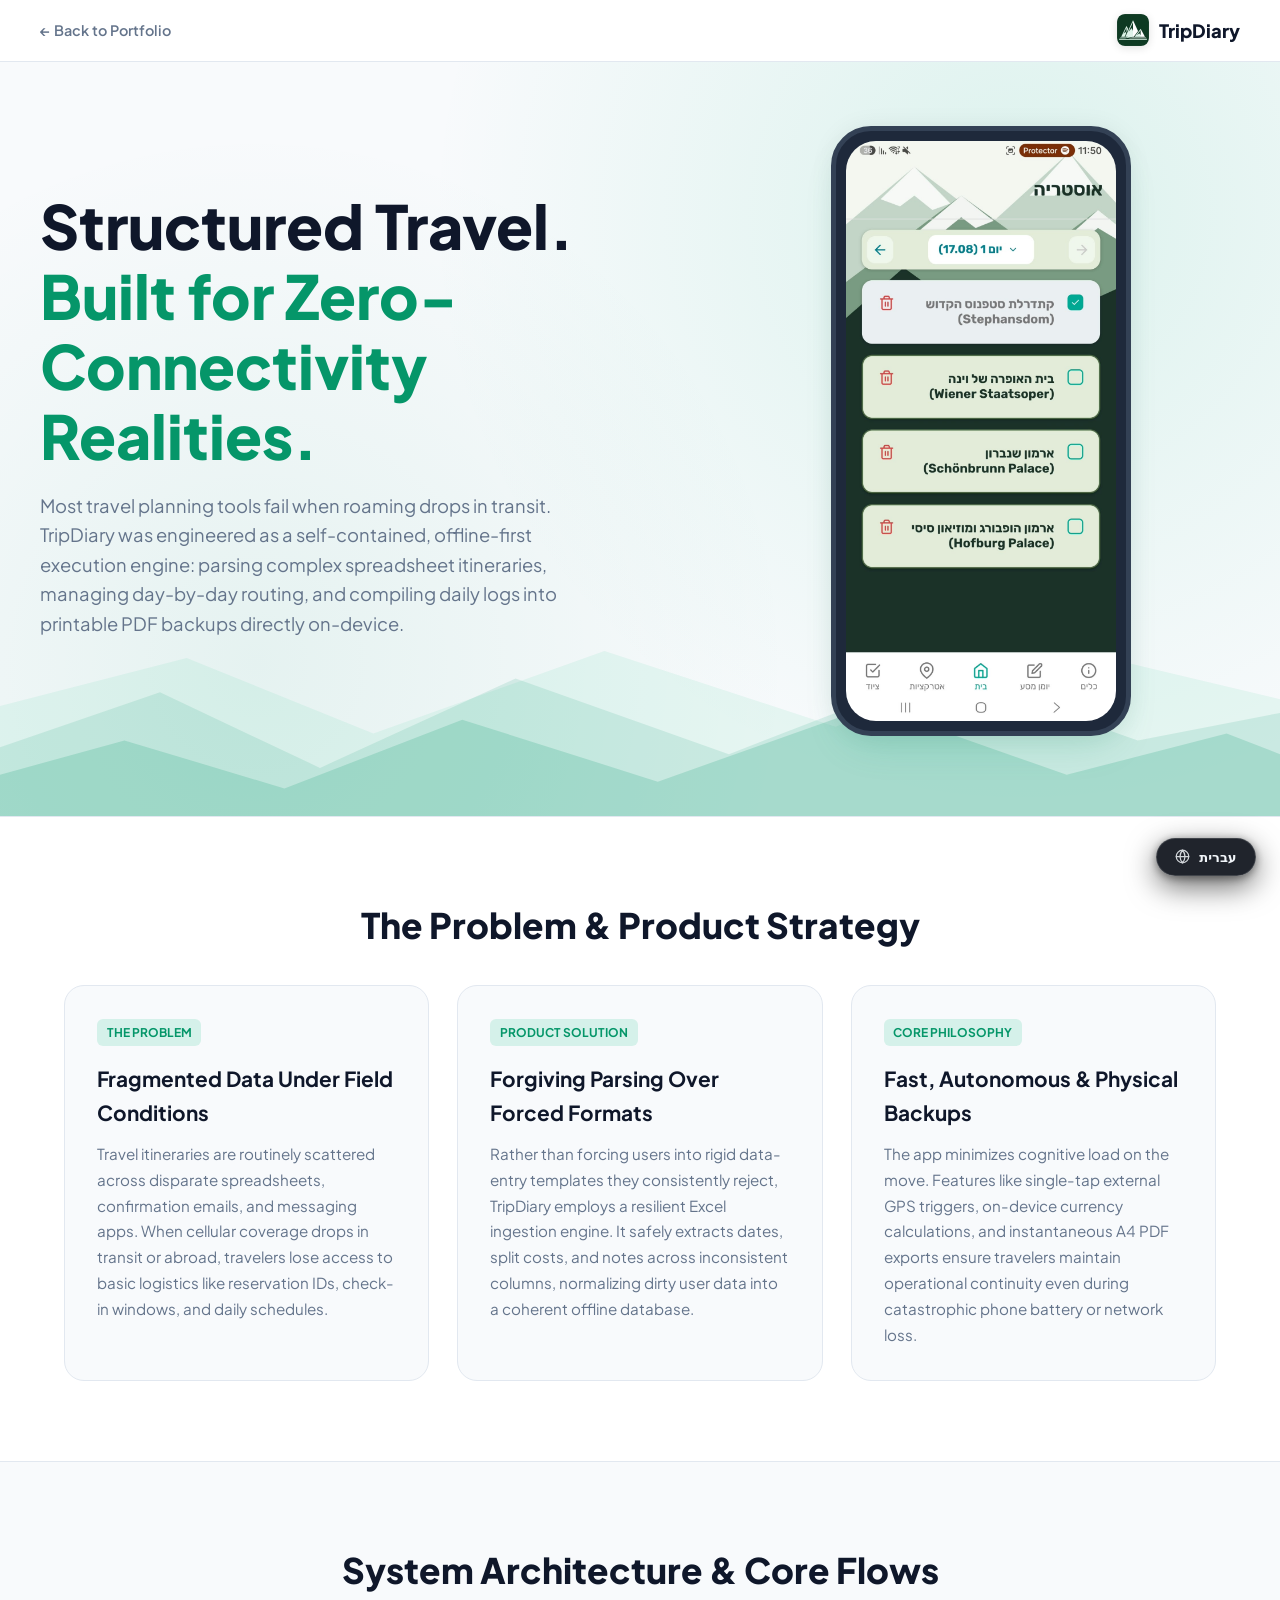
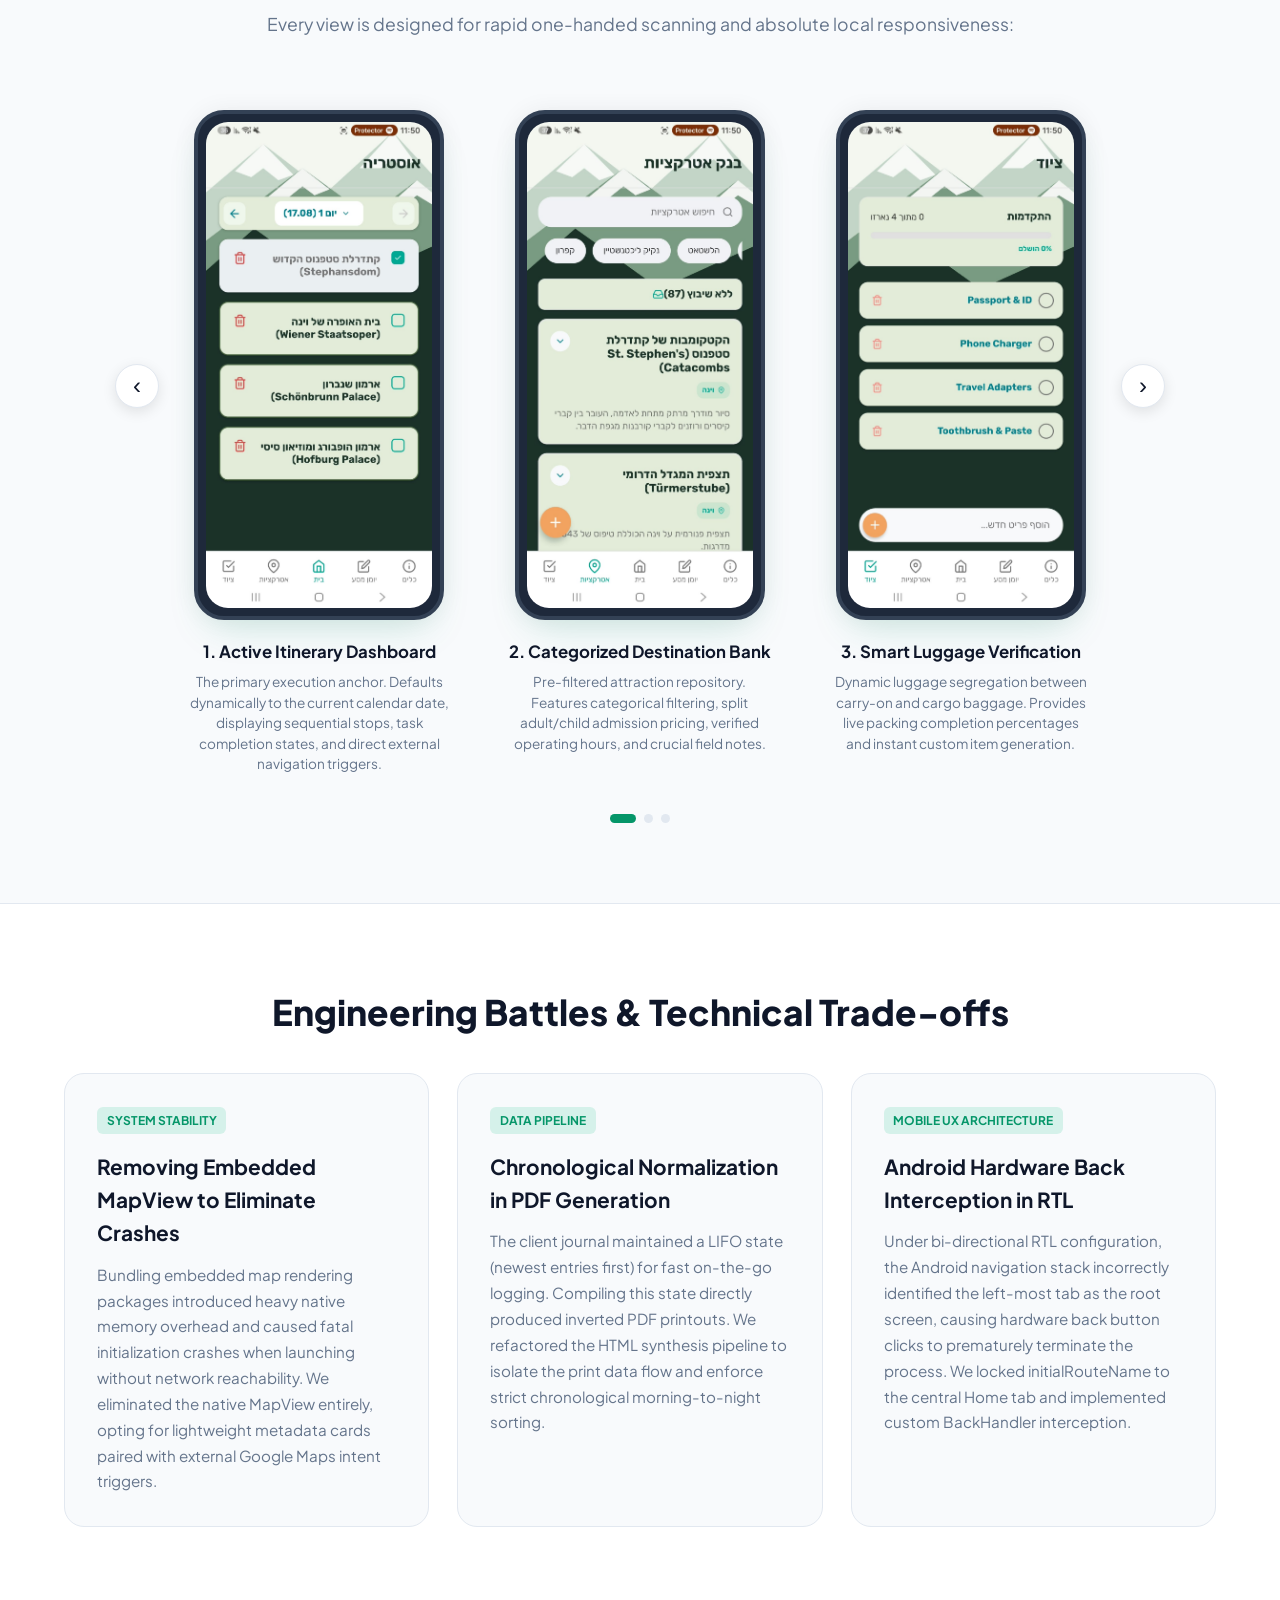
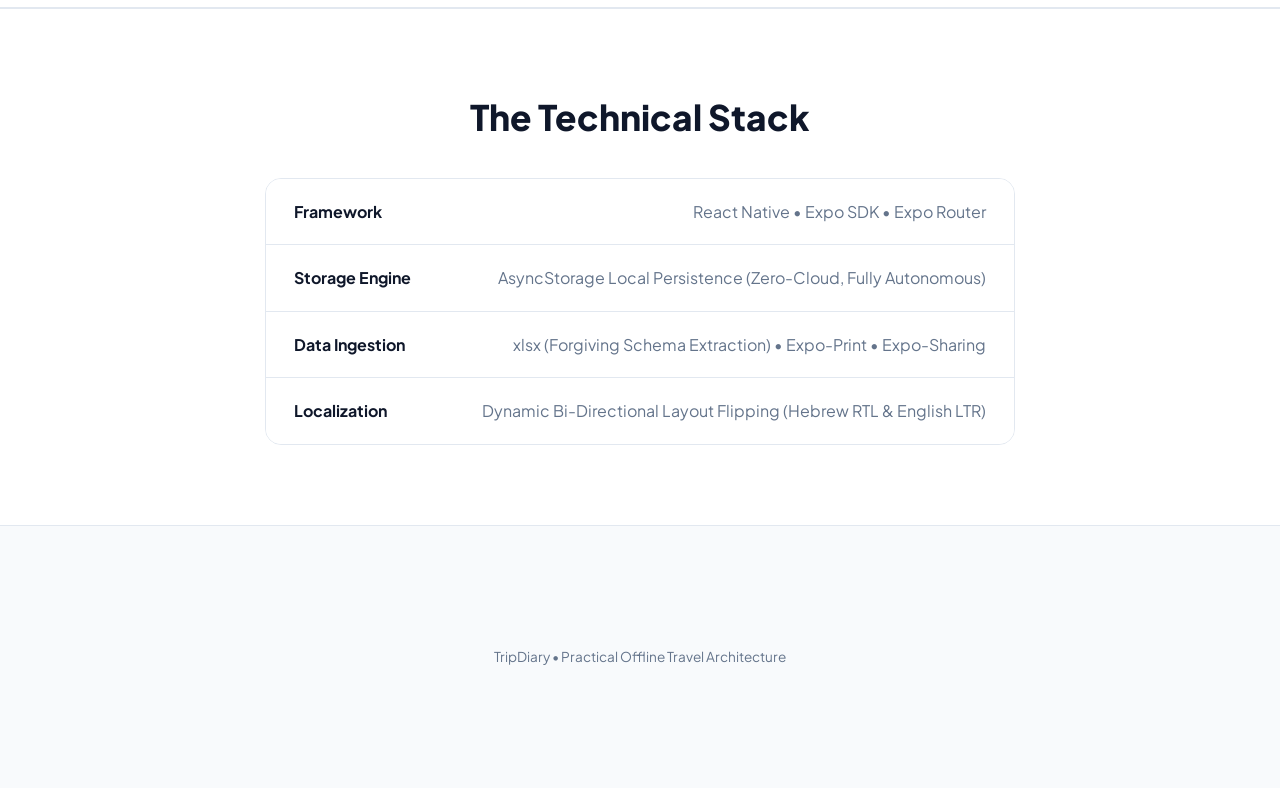
<file: projects/tripdiary.html>
<!doctype html>
<html lang="en" dir="ltr">
  <head>
    <meta charset="UTF-8" />
    <meta name="viewport" content="width=device-width, initial-scale=1.0" />
    <title>TripDiary — Offline-First Itinerary & Travel Engine</title>
    <link rel="preconnect" href="https://fonts.googleapis.com" />
    <link rel="preconnect" href="https://fonts.gstatic.com" crossorigin />
    <link
      href="https://fonts.googleapis.com/css2?family=Plus+Jakarta+Sans:wght@400;600;700;800&family=Rubik:wght@400;500;700&display=swap"
      rel="stylesheet"
    />
    <link rel="stylesheet" href="../assets/css/tripdiary.css" />
  </head>
  <body>
    <!-- Top Navigation Bar -->
    <header class="app-nav">
      <div class="nav-wrapper">
        <a
          href="../index.html"
          class="portfolio-back"
          aria-label="Back to Portfolio"
        >
          <span class="back-text-full" data-en="&larr; Back to Portfolio" data-he="&rarr; חזרה לקורות החיים">&larr; Back to Portfolio</span>
          <span class="back-text-short" data-en="&larr; Portfolio" data-he="&rarr; קורות חיים">&larr; Portfolio</span>
        </a>
        <div class="nav-brand">
          <img src="../assets/images/tripdiary/icon.png" alt="TripDiary Logo" class="app-nav-logo" />
          <span class="brand-name">TripDiary</span>
        </div>
      </div>
    </header>

    <!-- ==========================================
     1. HERO SECTION (Product Positioning)
     ========================================== -->
    <section class="hero">
      <div class="hero-container">
        <div class="hero-text">
          <h1
            class="hero-headline"
            data-en="Structured Travel.<br><span class='highlight'>Built for Zero-Connectivity Realities.</span>"
            data-he="תכנון טיול מדויק.<br><span class='highlight'>נבנה למציאות שטח נטולת קליטה.</span>"
          >
            Structured Travel.<br /><span class="highlight"
              >Built for Zero-Connectivity Realities.</span
            >
          </h1>
          <p
            class="hero-sub"
            data-en="Most travel planning tools fail when roaming drops in transit. TripDiary was engineered as a self-contained, offline-first execution engine: parsing complex spreadsheet itineraries, managing day-by-day routing, and compiling daily logs into printable PDF backups directly on-device."
            data-he="רוב כלי התכנון קורסים ברגע שמאבדים קליטה בדרכים. TripDiary נבנתה כמערכת ניהול עצמאית הפועלת ב-100% אופליין: עיבוד גיליונות אקסל מורכבים, ניהול לוחות זמנים יומיים והפקת יומן מסע מסודר ל-PDF ללא תלות ברשת או בענן."
          >
            Most travel planning tools fail when roaming drops in transit. TripDiary was engineered as a self-contained, offline-first execution engine: parsing complex spreadsheet itineraries, managing day-by-day routing, and compiling daily logs into printable PDF backups directly on-device.
          </p>
        </div>

        <div class="hero-phone-wrapper">
          <div class="phone-frame">
            <img
              src="../assets/images/tripdiary/screen-home.png"
              alt="TripDiary Home Screen"
              class="phone-screen"
              onerror="
                this.src =
                  'https://placehold.co/360x780/064e3b/ffffff?text=TripDiary+Home+Screen'
              "
            />
          </div>
        </div>
      </div>

      <div class="mountains-backdrop" aria-hidden="true">
        <svg viewBox="0 0 1440 320" fill="none" preserveAspectRatio="none">
          <polygon
            points="0,320 0,160 210,90 420,200 680,80 940,190 1180,70 1440,150 1440,320"
            fill="rgba(16, 185, 129, 0.08)"
          />
          <polygon
            points="0,320 0,220 180,140 360,250 580,120 820,230 1060,110 1280,210 1440,170 1440,320"
            fill="rgba(5, 150, 105, 0.12)"
          />
          <polygon
            points="0,320 0,260 140,210 320,280 520,180 740,270 980,160 1200,260 1380,200 1440,230 1440,320"
            fill="rgba(5, 150, 105, 0.18)"
          />
        </svg>
      </div>
    </section>

    <!-- ==========================================
     2. THE STORY & CHALLENGE (3 Cards)
     ========================================== -->
    <section class="story-section">
      <div class="content-wrapper">
        <h2
          class="section-heading"
          data-en="The Problem & Product Strategy"
          data-he="הבעיה בשטח והאסטרטגיה המוצרית"
        >
          The Problem & Product Strategy
        </h2>
        <div class="story-cards">
          <div class="story-card">
            <span class="story-badge" data-en="The Problem" data-he="האתגר בשטח"
              >The Problem</span
            >
            <h3
              data-en="Fragmented Data Under Field Conditions"
              data-he="תלות ברשת ופיזור מידע קריטי"
            >
              Fragmented Data Under Field Conditions
            </h3>
            <p
              data-en="Travel itineraries are routinely scattered across disparate spreadsheets, confirmation emails, and messaging apps. When cellular coverage drops in transit or abroad, travelers lose access to basic logistics like reservation IDs, check-in windows, and daily schedules."
              data-he="תכנון טיול מתפזר לרוב בין גיליונות אקסל, אישורי הזמנה במייל וקבוצות וואטסאפ. ברגע שמאבדים קליטה במעברי גבול או באזורים כפריים, המשתמשים מאבדים גישה למידע קריטי: שעות פעילות, מספרי הזמנה וסדר היום המתוכנן."
            >
              Travel itineraries are routinely scattered across disparate spreadsheets, confirmation emails, and messaging apps. When cellular coverage drops in transit or abroad, travelers lose access to basic logistics like reservation IDs, check-in windows, and daily schedules.
            </p>
          </div>

          <div class="story-card">
            <span
              class="story-badge"
              data-en="Product Solution"
              data-he="הפתרון המוצרי"
              >Product Solution</span
            >
            <h3
              data-en="Forgiving Parsing Over Forced Formats"
              data-he="פרסר סלחני במקום כפיית תבניות"
            >
              Forgiving Parsing Over Forced Formats
            </h3>
            <p
              data-en="Rather than forcing users into rigid data-entry templates they consistently reject, TripDiary employs a resilient Excel ingestion engine. It safely extracts dates, split costs, and notes across inconsistent columns, normalizing dirty user data into a coherent offline database."
              data-he="במקום לנסות לחנך את המשתמשים ולהכריח אותם להזין נתונים בתבנית נוקשה, בנינו מנוע קריאת אקסל סלחני. המנוע מזהה מבנה נתונים משתנה, מחלץ תאריכים ומחירים גם מתוך עמודות לא אחידות, ומנרמל את המידע ישירות לתוך האפליקציה."
            >
              Rather than forcing users into rigid data-entry templates they consistently reject, TripDiary employs a resilient Excel ingestion engine. It safely extracts dates, split costs, and notes across inconsistent columns, normalizing dirty user data into a coherent offline database.
            </p>
          </div>

          <div class="story-card">
            <span
              class="story-badge"
              data-en="Core Philosophy"
              data-he="הפילוסופיה של המוצר"
              >Core Philosophy</span
            >
            <h3
              data-en="Fast, Autonomous & Physical Backups"
              data-he="עצמאות מלאה וגיבוי פיזי בשטח"
            >
              Fast, Autonomous & Physical Backups
            </h3>
            <p
              data-en="The app minimizes cognitive load on the move. Features like single-tap external GPS triggers, on-device currency calculations, and instantaneous A4 PDF exports ensure travelers maintain operational continuity even during catastrophic phone battery or network loss."
              data-he="המערכת מתוכננת לאפס חיכוך בתנועה: ניווט ישיר ל-GPS החיצוני, כלי עזר מיידיים ללא שרתי ענן, ויכולת להפיק בלחיצה אחת מסמך PDF מעוצב ומסודר כרונולוגית להדפסה פיזית לגיבוי חירום מלא."
            >
              The app minimizes cognitive load on the move. Features like single-tap external GPS triggers, on-device currency calculations, and instantaneous A4 PDF exports ensure travelers maintain operational continuity even during catastrophic phone battery or network loss.
            </p>
          </div>
        </div>
      </div>
    </section>

    <!-- ==========================================
     3. SCREEN SHOWCASE (Carousel)
     ========================================== -->
    <section class="screens-section">
      <div class="content-wrapper">
        <h2
          class="section-heading"
          data-en="System Architecture & Core Flows"
          data-he="מבנה המערכת ומסכי האפליקציה"
        >
          System Architecture & Core Flows
        </h2>
        <p
          class="section-sub"
          data-en="Every view is designed for rapid one-handed scanning and absolute local responsiveness:"
          data-he="כל מסך נבנה לקריאות מהירה ביד אחת בשטח, עם זמני תגובה מיידיים ללא רשת:"
        >
          Every view is designed for rapid one-handed scanning and absolute local responsiveness:
        </p>

        <div class="carousel-container">
          <button
            class="carousel-nav-btn carousel-btn-left"
            id="carousel-left"
            aria-label="Scroll Left"
          >
            &#8249;
          </button>
          <button
            class="carousel-nav-btn carousel-btn-right"
            id="carousel-right"
            aria-label="Scroll Right"
          >
            &#8250;
          </button>

          <div class="carousel-viewport">
            <div class="carousel-track" id="carousel-track">
              <!-- Screen 1: Daily Route (Home) -->
              <div class="carousel-card">
                <div class="phone-frame mini">
                  <img
                    src="../assets/images/tripdiary/screen-home.png"
                    alt="Daily Itinerary Screen"
                    class="phone-screen"
                    onerror="
                      this.src =
                        'https://placehold.co/300x650/064e3b/ffffff?text=Daily+Itinerary'
                    "
                  />
                </div>
                <h4
                  data-en="1. Active Itinerary Dashboard"
                  data-he="1. לוח זמנים יומי פעיל"
                >
                  1. Active Itinerary Dashboard
                </h4>
                <p
                  data-en="The primary execution anchor. Defaults dynamically to the current calendar date, displaying sequential stops, task completion states, and direct external navigation triggers."
                  data-he="מסך הבית המרכזי של האפליקציה. נפתח אוטומטית בתאריך הנוכחי, מציג את רצף התחנות היומי, סימון יעדים שהושלמו וקישור ישיר למערכת הניווט החיצונית."
                >
                  The primary execution anchor. Defaults dynamically to the current calendar date, displaying sequential stops, task completion states, and direct external navigation triggers.
                </p>
              </div>

              <!-- Screen 2: Attractions Bank -->
              <div class="carousel-card">
                <div class="phone-frame mini">
                  <img
                    src="../assets/images/tripdiary/screen-attractions.png"
                    alt="Attractions Bank Screen"
                    class="phone-screen"
                    onerror="
                      this.src =
                        'https://placehold.co/300x650/047857/ffffff?text=Attractions+Bank'
                    "
                  />
                </div>
                <h4
                  data-en="2. Categorized Destination Bank"
                  data-he="2. מאגר אטרקציות מסווג"
                >
                  2. Categorized Destination Bank
                </h4>
                <p
                  data-en="Pre-filtered attraction repository. Features categorical filtering, split adult/child admission pricing, verified operating hours, and crucial field notes."
                  data-he="מאגר יעדים מובנה ומסווג לפי קטגוריות. כולל סינון מהיר, תמחור מפוצל (מבוגר/ילד), שעות פתיחה מאומתות ודגשים תפעוליים לפני הגעה לאתר."
                >
                  Pre-filtered attraction repository. Features categorical filtering, split adult/child admission pricing, verified operating hours, and crucial field notes.
                </p>
              </div>

              <!-- Screen 3: Packing Checklist -->
              <div class="carousel-card">
                <div class="phone-frame mini">
                  <img
                    src="../assets/images/tripdiary/screen-packing.png"
                    alt="Packing Checklists"
                    class="phone-screen"
                    onerror="
                      this.src =
                        'https://placehold.co/300x650/059669/ffffff?text=Packing+Checklist'
                    "
                  />
                </div>
                <h4
                  data-en="3. Smart Luggage Verification"
                  data-he="3. ניהול ציוד ובקרת מזוודות"
                >
                  3. Smart Luggage Verification
                </h4>
                <p
                  data-en="Dynamic luggage segregation between carry-on and cargo baggage. Provides live packing completion percentages and instant custom item generation."
                  data-he="הפרדה מובנית בין תיקי עלייה למטוס למזוודות בטן. כולל מד אחוזי אריזה חי ובקרת פריטים אישיים למניעת אובדן מסמכים וציוד חיוני."
                >
                  Dynamic luggage segregation between carry-on and cargo baggage. Provides live packing completion percentages and instant custom item generation.
                </p>
              </div>

              <!-- Screen 4: Utilities & Tools -->
              <div class="carousel-card">
                <div class="phone-frame mini">
                  <img
                    src="../assets/images/tripdiary/screen-utilities.png"
                    alt="Utilities & Travel Tools"
                    class="phone-screen"
                    onerror="
                      this.src =
                        'https://placehold.co/300x650/0f766e/ffffff?text=Utilities+Tools'
                    "
                  />
                </div>
                <h4
                  data-en="4. Field Utilities & Ingestion"
                  data-he="4. כלי שטח וניהול קבצים"
                >
                  4. Field Utilities & Ingestion
                </h4>
                <p
                  data-en="Instant local FX converter, fully customizable emergency contacts (no forced assumptions), and the importer for custom Excel trip datasets."
                  data-he="מחשבון המרת מטבעות מקומי, כרטיסיית מספרי חירום בהתאמה אישית מלאה של המשתמש, וממשק להחלפה וטעינה מחדש של קובצי אקסל שלמים."
                >
                  Instant local FX converter, fully customizable emergency contacts (no forced assumptions), and the importer for custom Excel trip datasets.
                </p>
              </div>

              <!-- Screen 5: Daily Journal & PDF -->
              <div class="carousel-card">
                <div class="phone-frame mini">
                  <img
                    src="../assets/images/tripdiary/screen-pdf.png"
                    alt="Printable Daily PDF"
                    class="phone-screen"
                    onerror="
                      this.src =
                        'https://placehold.co/300x650/10b981/ffffff?text=PDF+Summary+Preview'
                    "
                  />
                </div>
                <h4
                  data-en="5. Journaling & Document Synthesis"
                  data-he="5. תיעוד מסע וייצוא מסמכים"
                >
                  5. Journaling & Document Synthesis
                </h4>
                <p
                  data-en="On-device daily highlight logging with one-tap synthesis into standardized, chronologically sorted A4 PDF summaries suitable for physical backup."
                  data-he="תיעוד חוויות יומי מקומי והפקה מיידית של מסמך A4 בפורמט PDF מסודר כרונולוגית, המותאם להדפסה פיזית או לשיתוף מסמך אופליין."
                >
                  On-device daily highlight logging with one-tap synthesis into standardized, chronologically sorted A4 PDF summaries suitable for physical backup.
                </p>
              </div>
            </div>
          </div>

          <div class="carousel-dots" id="carousel-dots"></div>
        </div>
      </div>
    </section>

    <!-- ==========================================
     4. DEEP DIVE & KEY DECISIONS (3 Cards)
     ========================================== -->
    <section class="story-section">
      <div class="content-wrapper">
        <h2
          class="section-heading"
          data-en="Engineering Battles & Technical Trade-offs"
          data-he="החלטות ארכיטקטורה ואתגרי פיתוח"
        >
          Engineering Battles & Technical Trade-offs
        </h2>
        <div class="story-cards">
          <!-- Decision 1 -->
          <div class="story-card">
            <span
              class="story-badge"
              data-en="System Stability"
              data-he="יציבות וביצועים"
              >System Stability</span
            >
            <h3
              data-en="Removing Embedded MapView to Eliminate Crashes"
              data-he="הסרת מפות נייטיב למניעת קריסות באופליין"
            >
              Removing Embedded MapView to Eliminate Crashes
            </h3>
            <p
              data-en="Bundling embedded map rendering packages introduced heavy native memory overhead and caused fatal initialization crashes when launching without network reachability. We eliminated the native MapView entirely, opting for lightweight metadata cards paired with external Google Maps intent triggers."
              data-he="הטמעת ספריות מפה מובנות יצרה עומס זיכרון כבד וגרמה לקריסות קריטיות בעליית האפליקציה באזורים ללא רשת. בחרנו להסיר לחלוטין את רכיב המפה המובנה, והחלפנו אותו בכרטיסיות נתונים קלות משקל המפעילות Intent ישיר לאפליקציית הניווט המקומית של המכשיר."
            >
              Bundling embedded map rendering packages introduced heavy native memory overhead and caused fatal initialization crashes when launching without network reachability. We eliminated the native MapView entirely, opting for lightweight metadata cards paired with external Google Maps intent triggers.
            </p>
          </div>

          <!-- Decision 2 -->
          <div class="story-card">
            <span
              class="story-badge"
              data-en="Data Pipeline"
              data-he="ארכיטקטורת נתונים"
              >Data Pipeline</span
            >
            <h3
              data-en="Chronological Normalization in PDF Generation"
              data-he="פתרון היפוך זמנים בייצוא קובצי PDF"
            >
              Chronological Normalization in PDF Generation
            </h3>
            <p
              data-en="The client journal maintained a LIFO state (newest entries first) for fast on-the-go logging. Compiling this state directly produced inverted PDF printouts. We refactored the HTML synthesis pipeline to isolate the print data flow and enforce strict chronological morning-to-night sorting."
              data-he="ממשק היומן שמר נתונים בסדר LIFO (האחרון למעלה) לנוחות הקלדה מהירה. ייצוא ישיר של ה-State הזה יצר מסמכי PDF הפוכים שתיארו את היום מהסוף להתחלה. פיתחנו צנרת עיבוד נפרדת שמבודדת את נתוני ההדפסה וכופה מיון כרונולוגי עולה מבוקר ועד לילה."
            >
              The client journal maintained a LIFO state (newest entries first) for fast on-the-go logging. Compiling this state directly produced inverted PDF printouts. We refactored the HTML synthesis pipeline to isolate the print data flow and enforce strict chronological morning-to-night sorting.
            </p>
          </div>

          <!-- Decision 3 -->
          <div class="story-card">
            <span
              class="story-badge"
              data-en="Mobile UX Architecture"
              data-he="ארכיטקטורת ניווט ו-RTL"
              >Mobile UX Architecture</span
            >
            <h3
              data-en="Android Hardware Back Interception in RTL"
              data-he="תיקון ניתוב כפתור חזור פיזי בסביבת RTL"
            >
              Android Hardware Back Interception in RTL
            </h3>
            <p
              data-en="Under bi-directional RTL configuration, the Android navigation stack incorrectly identified the left-most tab as the root screen, causing hardware back button clicks to prematurely terminate the process. We locked initialRouteName to the central Home tab and implemented custom BackHandler interception."
              data-he="בתצורת RTL דו-כיוונית, מחסנית הניווט של אנדרואיד זיהתה בטעות את הטאב השמאלי כמסך השורש, ולחיצה על כפתור החזור הפיזי סגרה את האפליקציה במקום לחזור אחורה. פתרנו זאת באמצעות קיבוע מפורש של initialRouteName למסך הבית והאזנה ידנית ל-BackHandler."
            >
              Under bi-directional RTL configuration, the Android navigation stack incorrectly identified the left-most tab as the root screen, causing hardware back button clicks to prematurely terminate the process. We locked initialRouteName to the central Home tab and implemented custom BackHandler interception.
            </p>
          </div>
        </div>
      </div>
    </section>

    <!-- ==========================================
     5. TECH SPECS TABLE (4 Rows)
     ========================================== -->
    <section class="tech-specs-section">
      <div class="content-wrapper">
        <h2
          class="section-heading"
          data-en="The Technical Stack"
          data-he="המפרט הטכני של האפליקציה"
        >
          The Technical Stack
        </h2>
        <div class="specs-table">
          <div class="spec-row">
            <span
              class="spec-label"
              data-en="Framework"
              data-he="סביבת פיתוח"
              >Framework</span
            >
            <span class="spec-val">React Native • Expo SDK • Expo Router</span>
          </div>
          <div class="spec-row">
            <span
              class="spec-label"
              data-en="Storage Engine"
              data-he="ניהול ואחסון מידע"
              >Storage Engine</span
            >
            <span class="spec-val"
              >AsyncStorage Local Persistence (Zero-Cloud, Fully Autonomous)</span
            >
          </div>
          <div class="spec-row">
            <span
              class="spec-label"
              data-en="Data Ingestion"
              data-he="עיבוד קבצים ומסמכים"
              >Data Ingestion</span
            >
            <span class="spec-val"
              >xlsx (Forgiving Schema Extraction) • Expo-Print • Expo-Sharing</span
            >
          </div>
          <div class="spec-row">
            <span
              class="spec-label"
              data-en="Localization"
              data-he="לוקליזציה"
              >Localization</span
            >
            <span class="spec-val"
              >Dynamic Bi-Directional Layout Flipping (Hebrew RTL & English LTR)</span
            >
          </div>
        </div>
      </div>
    </section>

    <!-- Footer -->
    <footer class="app-footer">
      <div class="content-wrapper">
        <p
          data-en="TripDiary • Practical Offline Travel Architecture"
          data-he="TripDiary • ארכיטקטורה ופיתוח מערכות שטח עצמאיות"
        >
          TripDiary • Practical Offline Travel Architecture
        </p>
      </div>
    </footer>

    <!-- Fixed Floating Language Switcher Pill -->
    <button id="lang-toggle" class="floating-lang-pill" aria-label="Toggle language between English and Hebrew">
      <svg width="15" height="15" viewBox="0 0 24 24" fill="none" stroke="currentColor" stroke-width="2" stroke-linecap="round" stroke-linejoin="round" aria-hidden="true">
        <circle cx="12" cy="12" r="10"></circle>
        <line x1="2" y1="12" x2="22" y2="12"></line>
        <path d="M12 2a15.3 15.3 0 0 1 4 10 15.3 15.3 0 0 1-4 10 15.3 15.3 0 0 1-4-10 15.3 15.3 0 0 1 4-10z"></path>
      </svg>
      <span id="lang-btn-text">עברית</span>
    </button>

    <script>
      // 1. Always open at the top
      if ('scrollRestoration' in history) {
        history.scrollRestoration = 'manual';
      }
      window.scrollTo(0, 0);
      window.addEventListener('load', () => window.scrollTo(0, 0));

      const toggleBtn = document.getElementById("lang-toggle");
      const langText = document.getElementById("lang-btn-text");
      const leftBtn = document.getElementById("carousel-left");
      const rightBtn = document.getElementById("carousel-right");
      const track = document.getElementById("carousel-track");
      const dotsContainer = document.getElementById("carousel-dots");
      const cards = track ? track.querySelectorAll(".carousel-card") : [];

      function getInitialLang() {
        try {
          const saved = localStorage.getItem("site_lang");
          if (saved === "he" || saved === "en") return saved;
        } catch (e) {}
        const browserLang = (typeof navigator !== "undefined" && (navigator.language || navigator.userLanguage) || "").toLowerCase();
        return browserLang.startsWith("he") ? "he" : "en";
      }

      let currentLang = getInitialLang();
      let currentIndex = 0;

      function getVisibleCount() {
        if (window.innerWidth <= 640) return 1;
        if (window.innerWidth <= 900) return 2;
        return 3;
      }

      function getMaxIndex() {
        return Math.max(0, cards.length - getVisibleCount());
      }

      function updateCarousel() {
        if (!track || !cards.length) return;
        const maxIdx = getMaxIndex();
        if (currentIndex > maxIdx) currentIndex = maxIdx;
        if (currentIndex < 0) currentIndex = 0;

        const isRtl = document.documentElement.dir === "rtl";
        const cardWidth = cards[0].getBoundingClientRect().width;
        const trackStyle = window.getComputedStyle(track);
        const gap = parseFloat(trackStyle.gap) || 24;
        const step = cardWidth + gap;

        const shift = isRtl ? (currentIndex * step) : (-currentIndex * step);
        track.style.transform = `translateX(${shift}px)`;

        updateDots();
      }

      function renderDots() {
        if (!dotsContainer) return;
        dotsContainer.innerHTML = "";
        const maxIdx = getMaxIndex();
        for (let i = 0; i <= maxIdx; i++) {
          const dot = document.createElement("div");
          dot.className = `carousel-dot ${i === currentIndex ? "active" : ""}`;
          dot.addEventListener("click", () => {
            currentIndex = i;
            updateCarousel();
          });
          dotsContainer.appendChild(dot);
        }
      }

      function updateDots() {
        if (!dotsContainer) return;
        const dots = dotsContainer.querySelectorAll(".carousel-dot");
        dots.forEach((dot, i) => {
          dot.classList.toggle("active", i === currentIndex);
        });
      }

      function moveLeft() {
        const isRtl = document.documentElement.dir === "rtl";
        const maxIdx = getMaxIndex();
        if (isRtl) {
          currentIndex = currentIndex >= maxIdx ? 0 : currentIndex + 1;
        } else {
          currentIndex = currentIndex <= 0 ? maxIdx : currentIndex - 1;
        }
        updateCarousel();
      }

      function moveRight() {
        const isRtl = document.documentElement.dir === "rtl";
        const maxIdx = getMaxIndex();
        if (isRtl) {
          currentIndex = currentIndex <= 0 ? maxIdx : currentIndex - 1;
        } else {
          currentIndex = currentIndex >= maxIdx ? 0 : currentIndex + 1;
        }
        updateCarousel();
      }

      if (leftBtn) leftBtn.addEventListener("click", moveLeft);
      if (rightBtn) rightBtn.addEventListener("click", moveRight);

      if (track) {
        let touchStartX = 0;
        let touchStartY = 0;
        track.addEventListener("touchstart", (e) => {
          touchStartX = e.touches[0].clientX;
          touchStartY = e.touches[0].clientY;
        }, { passive: true });
        track.addEventListener("touchend", (e) => {
          const deltaX = e.changedTouches[0].clientX - touchStartX;
          const deltaY = e.changedTouches[0].clientY - touchStartY;
          if (Math.abs(deltaX) > 40 && Math.abs(deltaX) > Math.abs(deltaY)) {
            if (deltaX < 0) {
              moveRight();
            } else {
              moveLeft();
            }
          }
        }, { passive: true });
      }

      window.addEventListener("resize", () => {
        renderDots();
        updateCarousel();
      });

      function setLanguage(lang) {
        currentLang = lang;
        try { localStorage.setItem("site_lang", lang); } catch (e) {}
        const isHebrew = lang === "he";
        document.documentElement.lang = lang;
        document.documentElement.dir = isHebrew ? "rtl" : "ltr";
        if (langText) {
          langText.textContent = isHebrew ? "English" : "עברית";
        } else if (toggleBtn) {
          toggleBtn.textContent = isHebrew ? "English" : "עברית";
        }

        if (leftBtn) leftBtn.innerHTML = "&#8249;";
        if (rightBtn) rightBtn.innerHTML = "&#8250;";

        document.querySelectorAll("[data-en]").forEach((el) => {
          const text = el.getAttribute(isHebrew ? "data-he" : "data-en");
          if (text) el.innerHTML = text;
        });

        currentIndex = 0;
        renderDots();
        updateCarousel();
      }

      if (toggleBtn) {
        toggleBtn.addEventListener("click", () => {
          setLanguage(currentLang === "en" ? "he" : "en");
        });
      }

      setLanguage(currentLang);
    </script>
  </body>
</html>
</file>
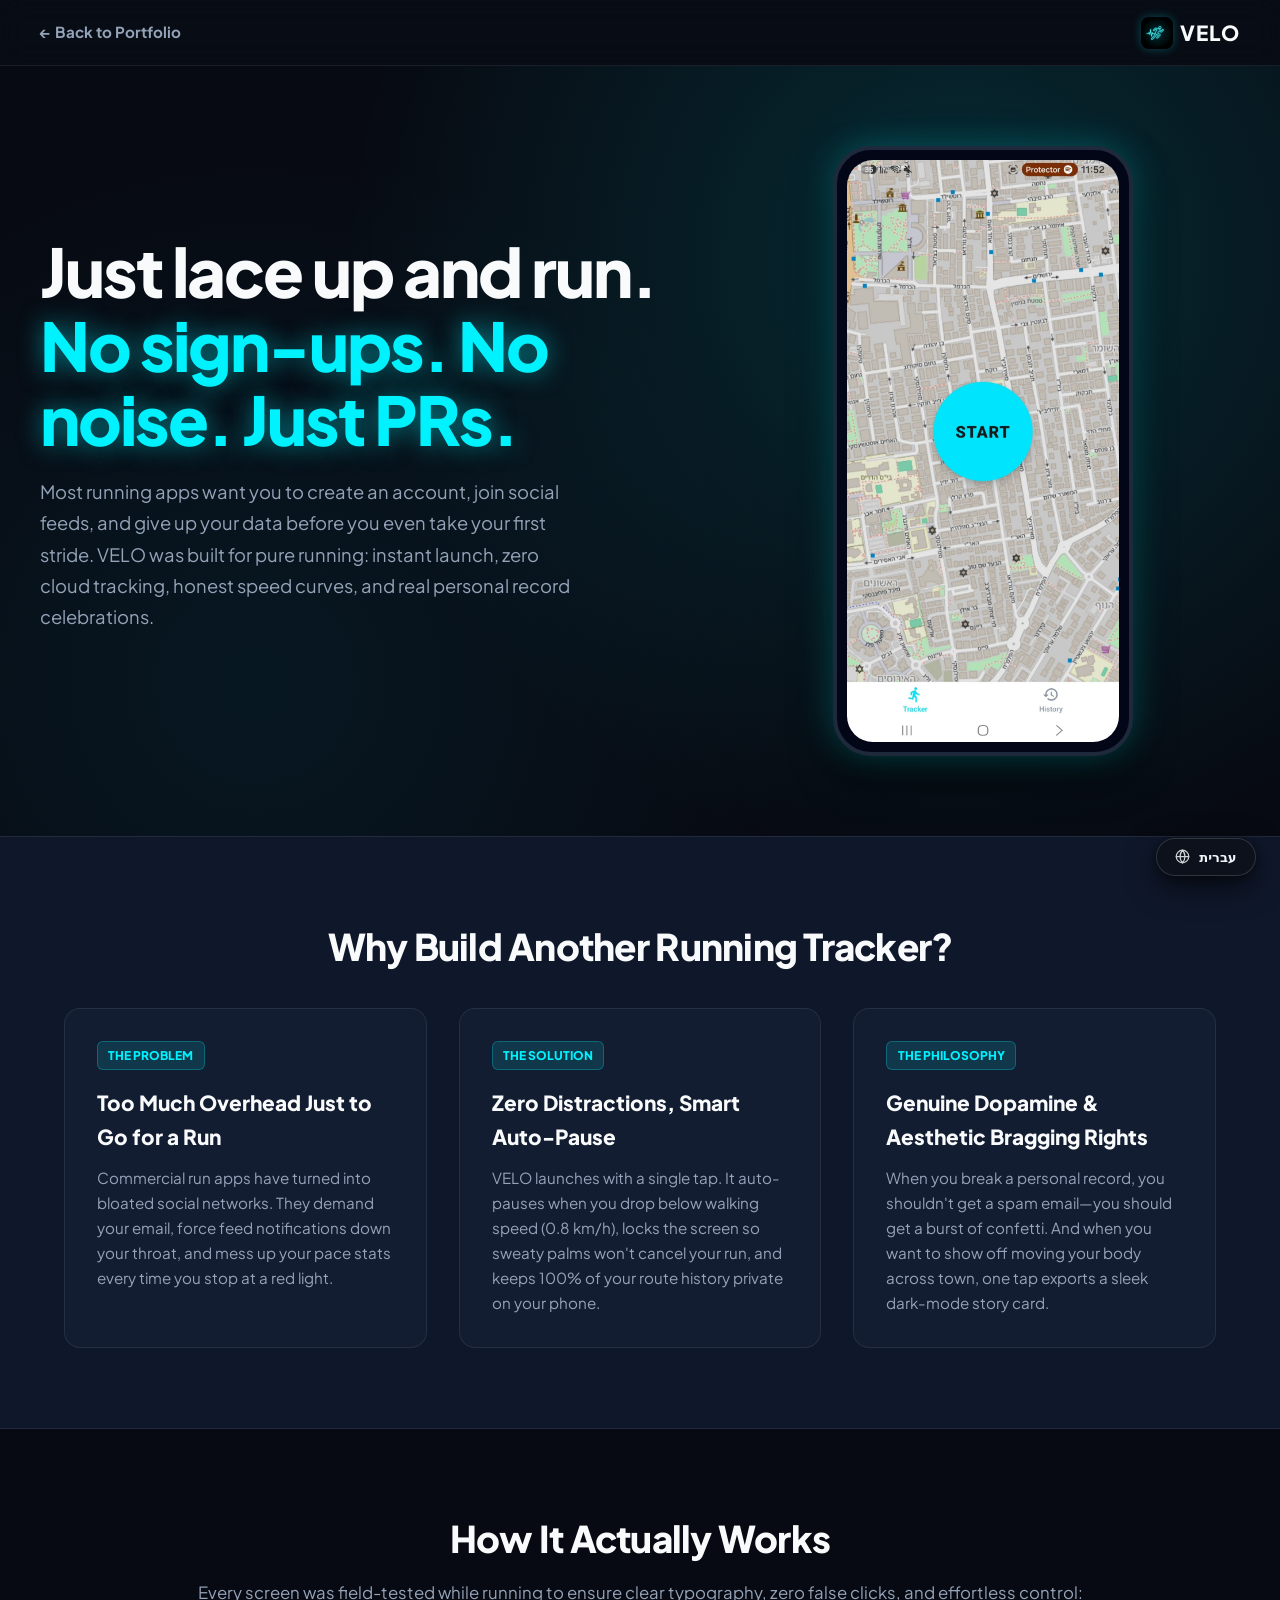
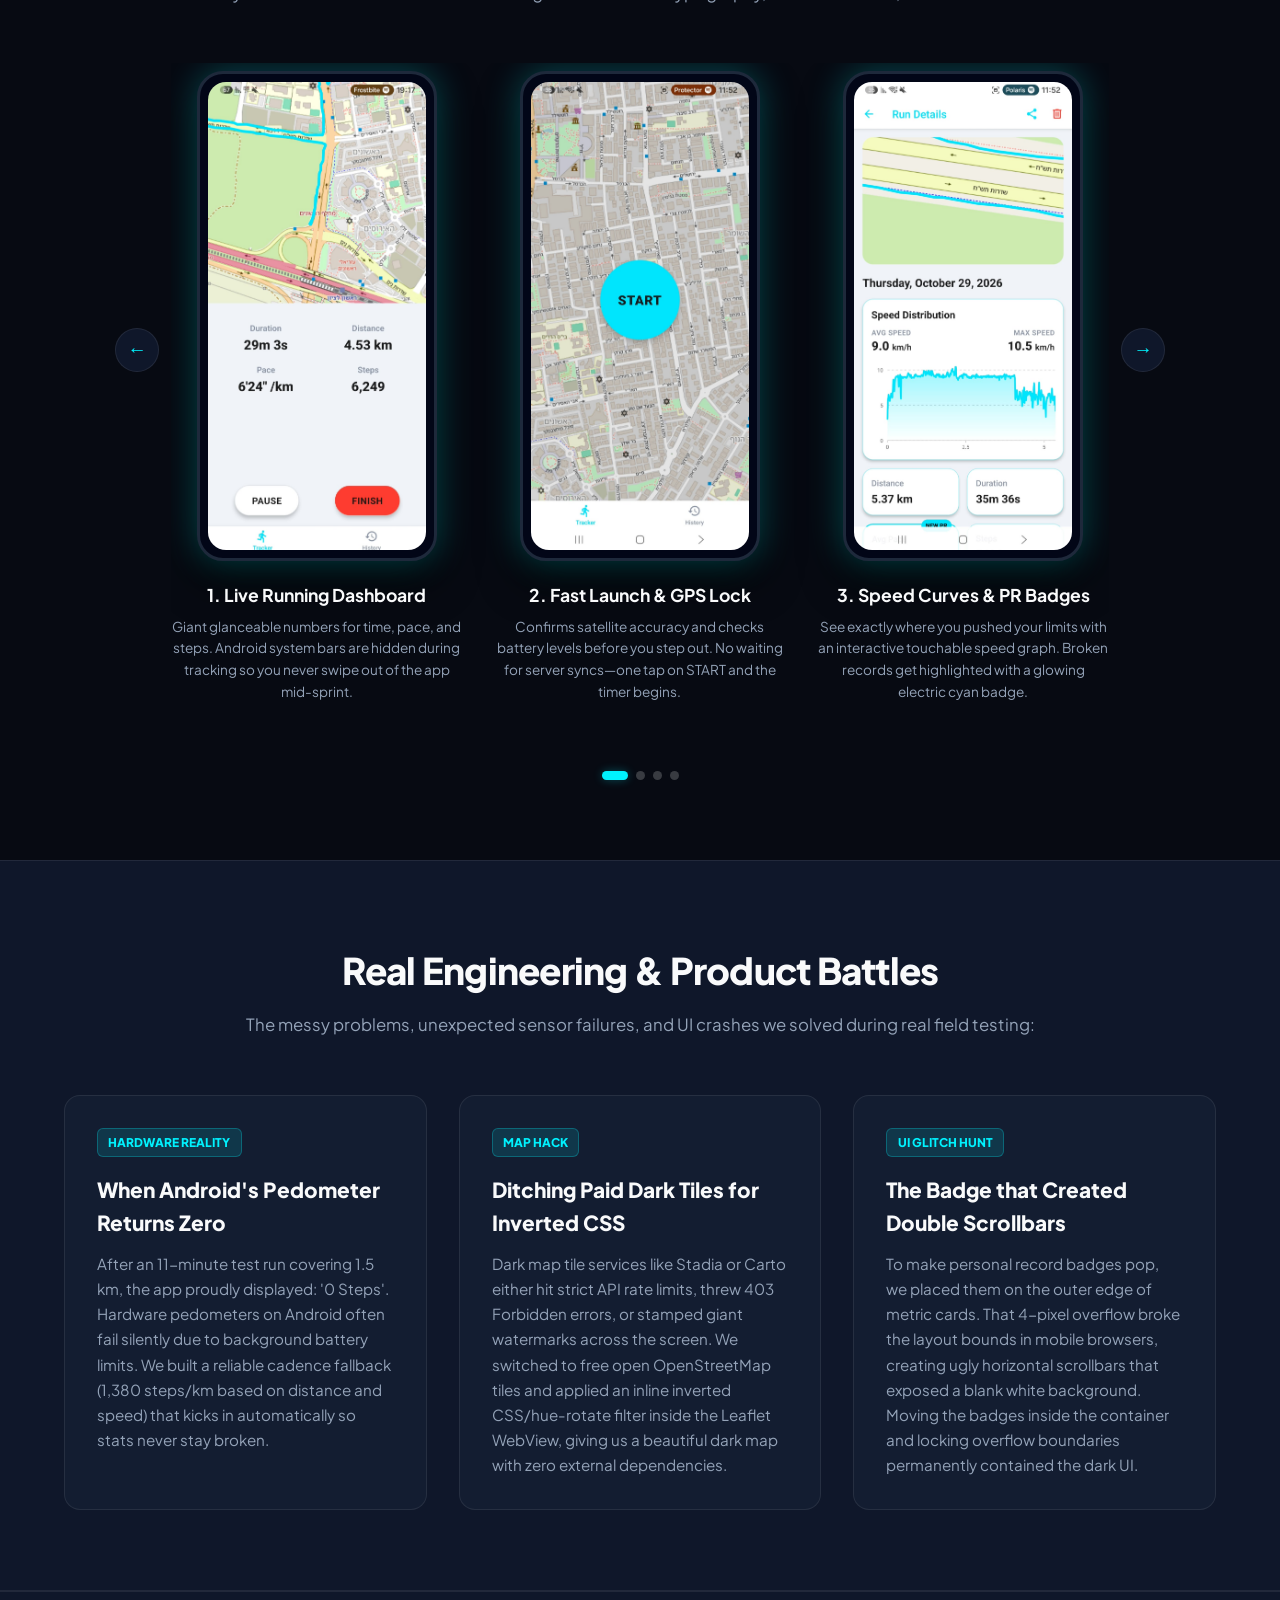
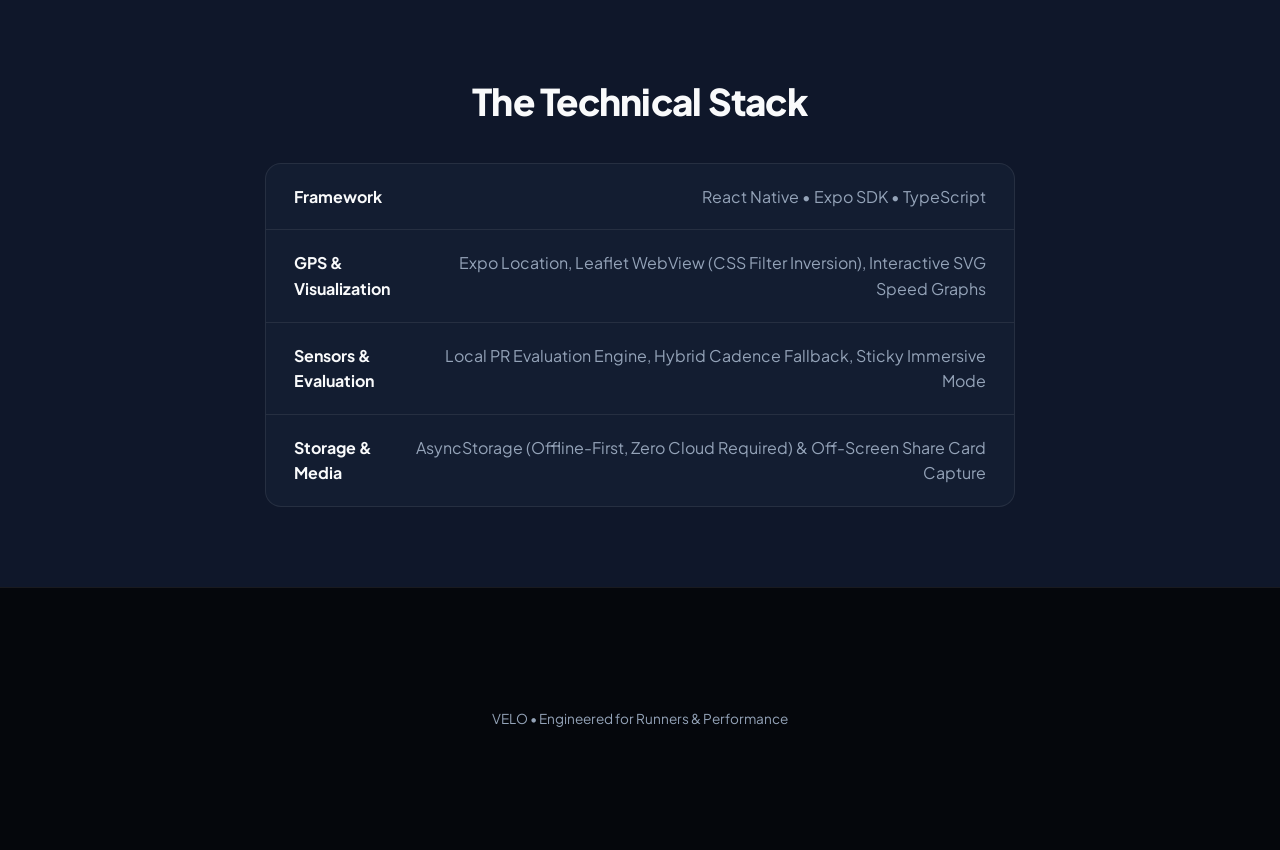
<file: projects/velo.html>
<!doctype html>
<html lang="en" dir="ltr">
  <head>
    <meta charset="UTF-8" />
    <meta name="viewport" content="width=device-width, initial-scale=1.0" />
    <title>VELO — High-Performance Running Tracker</title>
    <link rel="preconnect" href="https://fonts.googleapis.com" />
    <link rel="preconnect" href="https://fonts.gstatic.com" crossorigin />
    <link
      href="https://fonts.googleapis.com/css2?family=Plus+Jakarta+Sans:wght@500;700;800;900&family=Rubik:wght@500;700;900&display=swap"
      rel="stylesheet"
    />
    <link rel="stylesheet" href="../assets/css/velo.css" />
  </head>
  <body>
    <!-- Top Navigation -->
    <header class="app-nav">
      <div class="nav-wrapper">
        <a
          href="../index.html"
          class="portfolio-back"
          aria-label="Back to Portfolio"
        >
          <span class="back-text-full" data-en="&larr; Back to Portfolio" data-he="&rarr; חזרה לתיק העבודות">&larr; Back to Portfolio</span>
          <span class="back-text-short" data-en="&larr; Portfolio" data-he="&rarr; תיק עבודות">&larr; Portfolio</span>
        </a>
        <div class="nav-brand">
          <img src="../assets/images/velo/icon.png" alt="VELO Logo" class="app-nav-logo" />
          <span class="brand-name">VELO</span>
        </div>
      </div>
    </header>

    <!-- 1. Hero Section -->
    <section class="hero">
      <div class="hero-container">
        <div class="hero-text">
          <h1
            class="hero-headline"
            data-en="Just lace up and run.<br><span class='highlight'>No sign-ups. No noise. Just PRs.</span>"
            data-he="פשוט לנעול נעליים ולרוץ.<br><span class='highlight'>בלי הרשמה. בלי רעש. רק שיאים.</span>"
          >
            Just lace up and run.<br /><span class="highlight"
              >No sign-ups. No noise. Just PRs.</span
            >
          </h1>
          <p
            class="hero-sub"
            data-en="Most running apps want you to create an account, join social feeds, and give up your data before you even take your first stride. VELO was built for pure running: instant launch, zero cloud tracking, honest speed curves, and real personal record celebrations."
            data-he="רוב אפליקציות הריצה דורשות שתפתחו משתמש, תצטרפו לפיד חברתי ותחלקו את המיקום שלכם עם חצי עולם עוד לפני הצעד הראשון. VELO נבנתה למי שפשוט רוצה לרוץ: בלי הרשמה, הכל שמור על המכשיר, עם זיהוי שיאים אישיים וכרטיס שיתוף מעוצב שמסכם את העבודה הקשה."
          >
            Most running apps want you to create an account, join social feeds, and give up your data before you even take your first stride. VELO was built for pure running: instant launch, zero cloud tracking, honest speed curves, and real personal record celebrations.
          </p>
        </div>

        <div class="hero-phone-wrapper">
          <div class="phone-frame">
            <img
              src="../assets/images/velo/screen-run.png"
              alt="VELO Live Run"
              class="phone-screen"
              onerror="
                this.src =
                  'https://placehold.co/360x780/070a12/00f2fe?text=VELO+Live+Tracker'
              "
            />
          </div>
        </div>
      </div>
    </section>

    <!-- 2. The Story & Challenge -->
    <section class="story-section">
      <div class="content-wrapper">
        <h2
          class="section-heading"
          data-en="Why Build Another Running Tracker?"
          data-he="למה לבנות עוד אפליקציית ריצה?"
        >
          Why Build Another Running Tracker?
        </h2>
        <div class="story-cards">
          <div class="story-card">
            <span class="story-badge" data-en="The Problem" data-he="הבעיה בשטח"
              >The Problem</span
            >
            <h3
              data-en="Too Much Overhead Just to Go for a Run"
              data-he="יותר מדי כאב ראש רק בשביל לצאת לרוץ"
            >
              Too Much Overhead Just to Go for a Run
            </h3>
            <p
              data-en="Commercial run apps have turned into bloated social networks. They demand your email, force feed notifications down your throat, and mess up your pace stats every time you stop at a red light."
              data-he="אפליקציות הריצה המסחריות הפכו לרשתות חברתיות מנופחות. הן דורשות אימייל וסיסמה, דוחפות התראות מיותרות, ומשבשות לחלוטין את מדדי המהירות בכל פעם שעומדים שנייה ברמזור."
            >
              Commercial run apps have turned into bloated social networks. They demand your email, force feed notifications down your throat, and mess up your pace stats every time you stop at a red light.
            </p>
          </div>

          <div class="story-card">
            <span
              class="story-badge"
              data-en="The Solution"
              data-he="הגישה המוצרית"
              >The Solution</span
            >
            <h3
              data-en="Zero Distractions, Smart Auto-Pause"
              data-he="אפס הסחות דעת ועצירה חכמה ברמזורים"
            >
              Zero Distractions, Smart Auto-Pause
            </h3>
            <p
              data-en="VELO launches with a single tap. It auto-pauses when you drop below walking speed (0.8 km/h), locks the screen so sweaty palms won't cancel your run, and keeps 100% of your route history private on your phone."
              data-he="ב-VELO מתחילים לרוץ בלחיצה אחת. האפליקציה מזהה עצירה ועוברת להשהיה אוטומטית מתחת ל-0.8 קמ״ש, נועלת מחוות מגע כדי שידיים מיוזעות לא יבטלו אימון בטעות, ושומרת את כל המידע רק על המכשיר שלכם."
            >
              VELO launches with a single tap. It auto-pauses when you drop below walking speed (0.8 km/h), locks the screen so sweaty palms won't cancel your run, and keeps 100% of your route history private on your phone.
            </p>
          </div>

          <div class="story-card">
            <span
              class="story-badge"
              data-en="The Philosophy"
              data-he="חוויית המשתמש"
              >The Philosophy</span
            >
            <h3
              data-en="Genuine Dopamine & Aesthetic Bragging Rights"
              data-he="חגיגת הישג אמיתית ושיתוף בלי קשקושים"
            >
              Genuine Dopamine & Aesthetic Bragging Rights
            </h3>
            <p
              data-en="When you break a personal record, you shouldn't get a spam email—you should get a burst of confetti. And when you want to show off moving your body across town, one tap exports a sleek dark-mode story card."
              data-he="כשאתם שוברים שיא אישי, אתם לא צריכים עוד מייל פרסומי—אלא חגיגת קונפטי אמיתית על המסך. וכשרוצים להשוויץ שהזזתם את עצמכם מנקודה א' לנקודה ב', לחיצה אחת מייצרת כרטיס שיתוף יוקרתי לסטורי בלי כל הבלגן של האפליקציה."
            >
              When you break a personal record, you shouldn't get a spam email—you should get a burst of confetti. And when you want to show off moving your body across town, one tap exports a sleek dark-mode story card.
            </p>
          </div>
        </div>
      </div>
    </section>

    <!-- 3. Screen Showcase (Carousel - 6 items) -->
    <section class="screens-section">
      <div class="content-wrapper">
        <h2
          class="section-heading"
          data-en="How It Actually Works"
          data-he="איך האפליקציה בנויה בפועל"
        >
          How It Actually Works
        </h2>
        <p
          class="section-sub"
          data-en="Every screen was field-tested while running to ensure clear typography, zero false clicks, and effortless control:"
          data-he="כל מסך עבר מבחן שטח אמיתי בריצה כדי להבטיח קריאות מושלמת, אפס לחיצות שגויות ושליטה פשוטה:"
        >
          Every screen was field-tested while running to ensure clear typography, zero false clicks, and effortless control:
        </p>

        <div class="screens-carousel-wrapper">
          <button
            class="carousel-nav-btn prev"
            id="carousel-prev"
            aria-label="Previous Screen"
          >
            &larr;
          </button>

          <div class="screens-carousel-viewport">
            <div class="screens-carousel-track" id="carousel-track">
              <!-- Screen 1: Active Live Run -->
              <div class="carousel-item">
                <div class="phone-frame mini">
                  <img
                    src="../assets/images/velo/WhatsApp Image 2026-11-02 at 17.39.19.jpeg"
                    alt="Active Telemetry & Live Tracker"
                    class="phone-screen"
                    onerror="
                      this.src =
                        'https://placehold.co/240x490/070a12/00f2fe?text=Live+Tracker'
                    "
                  />
                </div>
                <h4
                  data-en="1. Live Running Dashboard"
                  data-he="1. מסך הריצה הפעילה"
                >
                  1. Live Running Dashboard
                </h4>
                <p
                  data-en="Giant glanceable numbers for time, pace, and steps. Android system bars are hidden during tracking so you never swipe out of the app mid-sprint."
                  data-he="מספרי ענק לקריאה מהירה תוך כדי תנועה של זמן, קצב וצעדים. פסי הניווט של הטלפון מוסתרים כדי שלחיצה מקרית לא תעיף אתכם מהאימון באמצע ספרינט."
                >
                  Giant glanceable numbers for time, pace, and steps. Android system bars are hidden during tracking so you never swipe out of the app mid-sprint.
                </p>
              </div>

              <!-- Screen 2: Pre-Run GPS Lock -->
              <div class="carousel-item">
                <div class="phone-frame mini">
                  <img
                    src="../assets/images/velo/screen-run.png"
                    alt="Pre-Run & GPS Lock"
                    class="phone-screen"
                    onerror="
                      this.src =
                        'https://placehold.co/240x490/070a12/00f2fe?text=Pre+Run+Screen'
                    "
                  />
                </div>
                <h4
                  data-en="2. Fast Launch & GPS Lock"
                  data-he="2. מוכנים לריצה ואיכון GPS"
                >
                  2. Fast Launch & GPS Lock
                </h4>
                <p
                  data-en="Confirms satellite accuracy and checks battery levels before you step out. No waiting for server syncs—one tap on START and the timer begins."
                  data-he="מוודאים שיש קליטת GPS וסוללה תקינה, ויוצאים לדרך. בלי לחכות לסנכרון עם שרתים—לחיצה אחת גדולה על START והריצה התחילה."
                >
                  Confirms satellite accuracy and checks battery levels before you step out. No waiting for server syncs—one tap on START and the timer begins.
                </p>
              </div>

              <!-- Screen 3: Run Details & Speed Distribution -->
              <div class="carousel-item">
                <div class="phone-frame mini">
                  <img
                    src="../assets/images/velo/screen-details.png"
                    alt="Run Details & Speed Curve"
                    class="phone-screen"
                    onerror="
                      this.src =
                        'https://placehold.co/240x490/070a12/00f2fe?text=Run+Details'
                    "
                  />
                </div>
                <h4
                  data-en="3. Speed Curves & PR Badges"
                  data-he="3. ניתוח מהירות ותגיות שיא"
                >
                  3. Speed Curves & PR Badges
                </h4>
                <p
                  data-en="See exactly where you pushed your limits with an interactive touchable speed graph. Broken records get highlighted with a glowing electric cyan badge."
                  data-he="גרף מהירות אינטראקטיבי שמראה בדיוק איפה פתחתם מבערים ואיפה נשפכתם. שברתם שיא אישי? הכרטיס שלו יידלק במסגרת טורקיז זוהרת."
                >
                  See exactly where you pushed your limits with an interactive touchable speed graph. Broken records get highlighted with a glowing electric cyan badge.
                </p>
              </div>

              <!-- Screen 4: Branded Share Card -->
              <div class="carousel-item">
                <div class="phone-frame mini">
                  <img
                    src="../assets/images/velo/screen-share.jpg"
                    alt="Branded Share Card"
                    class="phone-screen"
                    style="object-fit: contain; background: #0b0f19;"
                    onerror="
                      this.src =
                        'https://placehold.co/240x490/070a12/00f2fe?text=Share+Card'
                    "
                  />
                </div>
                <h4
                  data-en="4. Instant Story-Ready Share Card"
                  data-he="4. הפקת כרטיס שיתוף לסטורי"
                >
                  4. Instant Story-Ready Share Card
                </h4>
                <p
                  data-en="Instead of an ugly screenshot full of buttons and status bars, VELO silently renders a dedicated high-res card with your route, pace, and time ready for Instagram."
                  data-he="במקום צילום מסך עמוס בכפתורים ושורות סטטוס, האפליקציה מייצרת כרטיס שיתוף מבודד ונקי ב-Dark Mode עם המסלול והמדדים שכיף להעלות."
                >
                  Instead of an ugly screenshot full of buttons and status bars, VELO silently renders a dedicated high-res card with your route, pace, and time ready for Instagram.
                </p>
              </div>

              <!-- Screen 5: Lifetime Telemetry -->
              <div class="carousel-item">
                <div class="phone-frame mini">
                  <img
                    src="../assets/images/velo/screen-history.png"
                    alt="Lifetime Stats & Activity History"
                    class="phone-screen"
                    onerror="
                      this.src =
                        'https://placehold.co/240x490/070a12/00f2fe?text=History+Screen'
                    "
                  />
                </div>
                <h4
                  data-en="5. History & Quick Long-Press Delete"
                  data-he="5. היסטוריית ריצות ומחיקה מהירה"
                >
                  5. History & Quick Long-Press Delete
                </h4>
                <p
                  data-en="Swipe through total mileage and all-time records. Accidentally started a run while sitting on the couch? Long-press any entry to delete it instantly."
                  data-he="מעבר קל בקרוסלה בין סך הקילומטרים לשיאים האישיים שלכם. הפעלתם ריצה בטעות על הספה? לחיצה ארוכה על הכרטיס מוחקת אותה בלי טרטורים."
                >
                  Swipe through total mileage and all-time records. Accidentally started a run while sitting on the couch? Long-press any entry to delete it instantly.
                </p>
              </div>

              <!-- Screen 6: Voice Coaching & Settings -->
              <div class="carousel-item">
                <div class="phone-frame mini">
                  <img
                    src="../assets/images/velo/screen-settings.png"
                    alt="Voice Coaching & Settings"
                    class="phone-screen"
                    onerror="
                      this.src =
                        'https://placehold.co/240x490/070a12/00f2fe?text=Settings+Screen'
                    "
                  />
                </div>
                <h4
                  data-en="6. Audio Updates in Your Headphones"
                  data-he="6. עדכונים קוליים באוזניות"
                >
                  6. Audio Updates in Your Headphones
                </h4>
                <p
                  data-en="Keep your eyes on the road. Set customizable audio announcements every kilometer so you always know your pace and split without pulling your phone out."
                  data-he="בלי להוציא את הטלפון מהכיס ובלי להוריד עיניים מהדרך. הגדירו עדכון קולי קצר בכל קילומטר שיספר לכם מה הקצב והזמן ישירות באוזניות."
                >
                  Keep your eyes on the road. Set customizable audio announcements every kilometer so you always know your pace and split without pulling your phone out.
                </p>
              </div>
            </div>
          </div>

          <button
            class="carousel-nav-btn next"
            id="carousel-next"
            aria-label="Next Screen"
          >
            &rarr;
          </button>

          <div class="carousel-dots" id="carousel-dots"></div>
        </div>
      </div>
    </section>

    <!-- 4. Deep Dive & Key Decisions -->
    <section class="story-section">
      <div class="content-wrapper">
        <h2
          class="section-heading"
          data-en="Real Engineering & Product Battles"
          data-he="אתגרים אמיתיים מהפיתוח"
        >
          Real Engineering & Product Battles
        </h2>
        <p
          class="section-sub"
          data-en="The messy problems, unexpected sensor failures, and UI crashes we solved during real field testing:"
          data-he="הבעיות הבלתי צפויות, נפילות החיישנים ובאגי התצוגה שפתרנו בריצות שטח אמיתיות:"
        >
          The messy problems, unexpected sensor failures, and UI crashes we solved during real field testing:
        </p>

        <div class="story-cards">
          <div class="story-card">
            <span
              class="story-badge"
              data-en="Hardware Reality"
              data-he="כשלונות חיישנים בשטח"
              >Hardware Reality</span
            >
            <h3
              data-en="When Android's Pedometer Returns Zero"
              data-he="מה קורה כשמד הצעדים באנדרואיד מחזיר 0"
            >
              When Android's Pedometer Returns Zero
            </h3>
            <p
              data-en="After an 11-minute test run covering 1.5 km, the app proudly displayed: '0 Steps'. Hardware pedometers on Android often fail silently due to background battery limits. We built a reliable cadence fallback (1,380 steps/km based on distance and speed) that kicks in automatically so stats never stay broken."
              data-he="אחרי ריצת בדיקה של 11 דקות ו-1.5 קילומטר, האפליקציה הודיעה בגאווה: 0 צעדים. חיישן הצעדים באנדרואיד נוטה להירדם בגלל חיסכון בסוללה. במקום לתת למשתמש 0, בנינו מנגנון היברידי שמחשב צעדים מהמרחק והמהירות (כ-1,380 צעדים לק״מ) ומעדכן אוטומטית כשהחיישן נכשל."
            >
              After an 11-minute test run covering 1.5 km, the app proudly displayed: '0 Steps'. Hardware pedometers on Android often fail silently due to background battery limits. We built a reliable cadence fallback (1,380 steps/km based on distance and speed) that kicks in automatically so stats never stay broken.
            </p>
          </div>

          <div class="story-card">
            <span
              class="story-badge"
              data-en="Map Hack"
              data-he="פתרון עוקף למפות"
              >Map Hack</span
            >
            <h3
              data-en="Ditching Paid Dark Tiles for Inverted CSS"
              data-he="איך קיבלנו מפה כהה בלי לשלם על מפתחות API"
            >
              Ditching Paid Dark Tiles for Inverted CSS
            </h3>
            <p
              data-en="Dark map tile services like Stadia or Carto either hit strict API rate limits, threw 403 Forbidden errors, or stamped giant watermarks across the screen. We switched to free open OpenStreetMap tiles and applied an inline inverted CSS/hue-rotate filter inside the Leaflet WebView, giving us a beautiful dark map with zero external dependencies."
              data-he="שירותי מפות כהות דרשו מפתחות בתשלום, חסמו גישה או תקעו חותמות מים ענקיות על כל המסך. העפנו אותם, עברנו לטיילים החינמיים והפתוחים של OpenStreetMap, והלבשנו עליהם פילטר CSS של היפוך צבעים בתוך ה-WebView. קיבלנו מפה כהה יפהפייה בלי להיות תלויים באף שירות חיצוני."
            >
              Dark map tile services like Stadia or Carto either hit strict API rate limits, threw 403 Forbidden errors, or stamped giant watermarks across the screen. We switched to free open OpenStreetMap tiles and applied an inline inverted CSS/hue-rotate filter inside the Leaflet WebView, giving us a beautiful dark map with zero external dependencies.
            </p>
          </div>

          <div class="story-card">
            <span
              class="story-badge"
              data-en="UI Glitch Hunt"
              data-he="מלחמה בבאגים"
              >UI Glitch Hunt</span
            >
            <h3
              data-en="The Badge that Created Double Scrollbars"
              data-he="איך תגית אחת שברה לנו את כל הגלילה"
            >
              The Badge that Created Double Scrollbars
            </h3>
            <p
              data-en="To make personal record badges pop, we placed them on the outer edge of metric cards. That 4-pixel overflow broke the layout bounds in mobile browsers, creating ugly horizontal scrollbars that exposed a blank white background. Moving the badges inside the container and locking overflow boundaries permanently contained the dark UI."
              data-he="כדי להבליט תגיות שיא חדש ('NEW PR'), שמנו אותן בפינה הבולטת מחוץ לגבול הכרטיס. החריגה הזו של כמה פיקסלים שיגעה את הדפדפן, יצרה פסי גלילה אופקיים כפולים וחשפה רקע לבן ומכוער. הכנסנו את התגיות לתוך הכרטיסים ונעלנו את גבולות המסך ב-overflow: hidden."            >
              To make personal record badges pop, we placed them on the outer edge of metric cards. That 4-pixel overflow broke the layout bounds in mobile browsers, creating ugly horizontal scrollbars that exposed a blank white background. Moving the badges inside the container and locking overflow boundaries permanently contained the dark UI.
            </p>
          </div>
        </div>
      </div>
    </section>

    <!-- 5. Tech Specs Table -->
    <section class="tech-specs-section">
      <div class="content-wrapper">
        <h2
          class="section-heading"
          data-en="The Technical Stack"
          data-he="המפרט הטכני של האפליקציה"
        >
          The Technical Stack
        </h2>
        <div class="specs-table">
          <div class="spec-row">
            <span
              class="spec-label"
              data-en="Framework"
              data-he="סביבת פיתוח"
              >Framework</span
            >
            <span class="spec-val">React Native • Expo SDK • TypeScript</span>
          </div>
          <div class="spec-row">
            <span
              class="spec-label"
              data-en="GPS & Visualization"
              data-he="מיקום והדמיה"
              >GPS & Visualization</span
            >
            <span
              class="spec-val"
              data-en="Expo Location, Leaflet WebView (CSS Filter Inversion), Interactive SVG Speed Graphs"
              data-he="Expo Location, מפת Leaflet ב-WebView עם פילטר CSS כהה, וגרף מהירות SVG אינטראקטיבי"
              >Expo Location, Leaflet WebView (CSS Filter Inversion), Interactive SVG Speed Graphs</span
            >
          </div>
          <div class="spec-row">
            <span
              class="spec-label"
              data-en="Sensors & Evaluation"
              data-he="חיישנים וחישוב"
              >Sensors & Evaluation</span
            >
            <span
              class="spec-val"
              data-en="Local PR Evaluation Engine, Hybrid Cadence Fallback, Sticky Immersive Mode"
              data-he="מנוע זיהוי שיאים מקומי, גיבוי צעדים מבוסס קצב, ונעילת מקשי מערכת בריצה"
              >Local PR Evaluation Engine, Hybrid Cadence Fallback, Sticky Immersive Mode</span
            >
          </div>
          <div class="spec-row">
            <span
              class="spec-label"
              data-en="Storage & Media"
              data-he="אחסון ומדיה"
              >Storage & Media</span
            >
            <span
              class="spec-val"
              data-en="AsyncStorage (Offline-First, Zero Cloud Required) & Off-Screen Share Card Capture"
              data-he="AsyncStorage (הכל שמור אופליין במכשיר) והפקת כרטיסי שיתוף מוסתרים ב-ViewShot"
              >AsyncStorage (Offline-First, Zero Cloud Required) & Off-Screen Share Card Capture</span
            >
          </div>
        </div>
      </div>
    </section>

    <!-- Footer -->
    <footer class="app-footer">
      <div class="content-wrapper">
        <p
          data-en="VELO • Engineered for Runners & Performance"
          data-he="VELO • אפליקציית ריצה ומעקב ביצועים"
        >
          VELO • Engineered for Runners & Performance
        </p>
      </div>
    </footer>

    <!-- Fixed Floating Language Switcher Pill -->
    <button id="lang-toggle" class="floating-lang-pill" aria-label="Toggle language between English and Hebrew">
      <svg width="15" height="15" viewBox="0 0 24 24" fill="none" stroke="currentColor" stroke-width="2" stroke-linecap="round" stroke-linejoin="round" aria-hidden="true">
        <circle cx="12" cy="12" r="10"></circle>
        <line x1="2" y1="12" x2="22" y2="12"></line>
        <path d="M12 2a15.3 15.3 0 0 1 4 10 15.3 15.3 0 0 1-4 10 15.3 15.3 0 0 1-4-10 15.3 15.3 0 0 1 4-10z"></path>
      </svg>
      <span id="lang-btn-text">עברית</span>
    </button>

    <script>
      // 1. Always open at the top
      if ('scrollRestoration' in history) {
        history.scrollRestoration = 'manual';
      }
      window.scrollTo(0, 0);
      window.addEventListener('load', () => window.scrollTo(0, 0));

      const toggleBtn = document.getElementById("lang-toggle");
      const langText = document.getElementById("lang-btn-text");
      const track = document.getElementById("carousel-track");
      const prevBtn = document.getElementById("carousel-prev");
      const nextBtn = document.getElementById("carousel-next");
      const dotsContainer = document.getElementById("carousel-dots");
      const items = track ? track.querySelectorAll(".carousel-item") : [];

      function getInitialLang() {
        try {
          const saved = localStorage.getItem("site_lang");
          if (saved === "he" || saved === "en") return saved;
        } catch (e) {}
        const browserLang = (typeof navigator !== "undefined" && (navigator.language || navigator.userLanguage) || "").toLowerCase();
        return browserLang.startsWith("he") ? "he" : "en";
      }

      let currentLang = getInitialLang();
      let currentIndex = 0;

      function getVisibleCount() {
        if (window.innerWidth <= 640) return 1;
        if (window.innerWidth <= 900) return 2;
        return 3;
      }

      function getMaxIndex() {
        return Math.max(0, items.length - getVisibleCount());
      }

      function updateCarousel() {
        if (!track || !items.length) return;
        const maxIdx = getMaxIndex();
        if (currentIndex > maxIdx) currentIndex = maxIdx;
        if (currentIndex < 0) currentIndex = 0;

        const trackStyle = window.getComputedStyle(track);
        const gap = parseFloat(trackStyle.gap) || 0;
        const itemWidth = items[0].getBoundingClientRect().width;
        const step = itemWidth + gap;
        const isRtl = document.documentElement.dir === "rtl";
        const shift = isRtl ? (currentIndex * step) : (-currentIndex * step);
        track.style.transform = `translateX(${shift}px)`;

        updateDots();
      }

      function renderDots() {
        if (!dotsContainer) return;
        dotsContainer.innerHTML = "";
        const maxIdx = getMaxIndex();
        for (let i = 0; i <= maxIdx; i++) {
          const dot = document.createElement("div");
          dot.className = `carousel-dot ${i === currentIndex ? "active" : ""}`;
          dot.addEventListener("click", () => {
            currentIndex = i;
            updateCarousel();
          });
          dotsContainer.appendChild(dot);
        }
      }

      function updateDots() {
        if (!dotsContainer) return;
        const dots = dotsContainer.querySelectorAll(".carousel-dot");
        dots.forEach((dot, i) => {
          dot.classList.toggle("active", i === currentIndex);
        });
      }

      function moveLeft() {
        const isRtl = document.documentElement.dir === "rtl";
        const maxIdx = getMaxIndex();
        if (isRtl) {
          currentIndex = currentIndex >= maxIdx ? 0 : currentIndex + 1;
        } else {
          currentIndex = currentIndex <= 0 ? maxIdx : currentIndex - 1;
        }
        updateCarousel();
      }

      function moveRight() {
        const isRtl = document.documentElement.dir === "rtl";
        const maxIdx = getMaxIndex();
        if (isRtl) {
          currentIndex = currentIndex <= 0 ? maxIdx : currentIndex - 1;
        } else {
          currentIndex = currentIndex >= maxIdx ? 0 : currentIndex + 1;
        }
        updateCarousel();
      }

      if (prevBtn) prevBtn.addEventListener("click", moveLeft);
      if (nextBtn) nextBtn.addEventListener("click", moveRight);

      if (track) {
        let touchStartX = 0;
        let touchStartY = 0;
        track.addEventListener("touchstart", (e) => {
          touchStartX = e.touches[0].clientX;
          touchStartY = e.touches[0].clientY;
        }, { passive: true });
        track.addEventListener("touchend", (e) => {
          const deltaX = e.changedTouches[0].clientX - touchStartX;
          const deltaY = e.changedTouches[0].clientY - touchStartY;
          if (Math.abs(deltaX) > 40 && Math.abs(deltaX) > Math.abs(deltaY)) {
            if (deltaX < 0) {
              moveRight();
            } else {
              moveLeft();
            }
          }
        }, { passive: true });
      }

      window.addEventListener("resize", () => {
        renderDots();
        updateCarousel();
      });

      function setLanguage(lang) {
        currentLang = lang;
        try { localStorage.setItem("site_lang", lang); } catch (e) {}
        const isHebrew = lang === "he";
        document.documentElement.lang = lang;
        document.documentElement.dir = isHebrew ? "rtl" : "ltr";
        if (langText) {
          langText.textContent = isHebrew ? "English" : "עברית";
        } else if (toggleBtn) {
          toggleBtn.textContent = isHebrew ? "English" : "עברית";
        }

        // Keep physical left arrow pointing left (←), physical right arrow pointing right (→)
        if (prevBtn) prevBtn.innerHTML = "&#8592;";
        if (nextBtn) nextBtn.innerHTML = "&#8594;";

        document.querySelectorAll("[data-en]").forEach((el) => {
          const text = el.getAttribute(isHebrew ? "data-he" : "data-en");
          if (text) el.innerHTML = text;
        });

        currentIndex = 0;
        renderDots();
        updateCarousel();
      }

      if (toggleBtn) {
        toggleBtn.addEventListener("click", () => {
          setLanguage(currentLang === "en" ? "he" : "en");
        });
      }

      renderDots();
      setLanguage(currentLang);
    </script>
  </body>
</html>
</file>
<file: assets/css/style.css>
@import url('https://fonts.googleapis.com/css2?family=Chakra+Petch:wght@700&family=Cinzel:wght@700;900&display=swap');

/* ==========================================================================
   STYLE.CSS — EDITORIAL CREAM / WARM SAND ARCHITECTURAL DESIGN SYSTEM
   Accessibility: WCAG AAA High-Contrast & Solid Typography Weights
   Palette: Warm Cream/Paper (#fbfbfa) • Deep Obsidian/Charcoal (#0f172a / #111827 / #1f2937)
   ========================================================================== */

/* --------------------------------------------------------------------------
   1. DESIGN TOKENS & SYSTEM VARIABLES
   -------------------------------------------------------------------------- */
:root {
  /* Canvas & Paper Backgrounds */
  --bg-main: #fbfbfa;
  --bg-canvas: #fbfbfa;
  --bg-paper-pure: #ffffff;
  --bg-subtle-tint: rgba(0, 0, 0, 0.03);
  --bg-hover-tint: rgba(0, 0, 0, 0.025);

  /* High-Contrast Typography Palette (WCAG AAA Standards) */
  --text-main: #111827;
  --text-primary: #0f172a;
  --text-body: #1f2937;
  --text-muted: #334155;
  --text-dim: #475569;

  /* Architectural Divider Lines */
  --border-line: rgba(0, 0, 0, 0.09);
  --border-divider: rgba(0, 0, 0, 0.08);
  --border-subtle: rgba(0, 0, 0, 0.16);
  --border-hover: rgba(0, 0, 0, 0.28);

  /* Project Light Accent Colors */
  --accent-tripdiary: #059669;
  --accent-tick: #ca8a04;
  --accent-velo: #0891b2;
  --accent-system-breach: #16a34a;
  --accent-doomscroll: #ea580c;
  --accent-rogue-king: #9333ea;

  /* Typography Families */
  --font-sans: 'Inter', -apple-system, BlinkMacSystemFont, 'Segoe UI', Roboto, Helvetica, Arial, sans-serif;
  --font-hebrew: 'Rubik', -apple-system, BlinkMacSystemFont, sans-serif;
  --font-mono: 'JetBrains Mono', 'SF Mono', Consolas, 'Courier New', monospace;

  /* Optimal Text Readability Constraint (Restricted to 900px) */
  --container-max: 900px;
  --section-pad: 5rem;
}

/* --------------------------------------------------------------------------
   2. GLOBAL RESET & BASE STYLES
   -------------------------------------------------------------------------- */
*,
*::before,
*::after {
  box-sizing: border-box;
  margin: 0;
  padding: 0;
}

html {
  scroll-behavior: smooth;
  font-size: 16px;
  background-color: var(--bg-main);
  color: var(--text-main);
  -webkit-font-smoothing: antialiased;
  -moz-osx-font-smoothing: grayscale;
}

body {
  font-family: var(--font-sans);
  font-weight: 450;
  font-size: 1.05rem;
  background-color: var(--bg-main);
  color: var(--text-body);
  line-height: 1.7;
  overflow-x: hidden;
  min-height: 100vh;
}

/* Hebrew / RTL Global Overrides */
[dir="rtl"] body {
  font-family: var(--font-hebrew);
  font-weight: 450;
}

img {
  max-width: 100%;
  height: auto;
  display: block;
}

a {
  color: inherit;
  text-decoration: none;
}

/* Container Structure (Restricted to 900px for Line-Tracking Comfort) */
.container {
  width: 100%;
  max-width: var(--container-max);
  margin-left: auto;
  margin-right: auto;
  padding-left: 1.5rem;
  padding-right: 1.5rem;
}

/* Sections & Structural Dividers */
.section {
  padding-top: var(--section-pad);
  padding-bottom: var(--section-pad);
  position: relative;
  background-color: transparent;
  border-top: 1px solid var(--border-line);
}

/* Remove contrasting full-width backgrounds to maintain unified architectural canvas */
.bg-alt {
  background-color: transparent !important;
}

/* Hero Section (No top border on first section) */
.hero-section {
  border-top: none;
  padding-top: 7rem;
  padding-bottom: 5.5rem;
}

/* Section Header Wrap */
.section-header-wrap {
  margin-bottom: 3.5rem;
}

.section-title {
  font-size: clamp(1.85rem, 3.8vw, 2.45rem);
  font-weight: 800;
  color: var(--text-primary);
  letter-spacing: -0.025em;
  line-height: 1.2;
  margin-bottom: 0.65rem;
}

[dir="rtl"] .section-title {
  letter-spacing: normal;
  font-weight: 800;
}

.section-subtitle {
  font-size: 1.05rem;
  color: var(--text-muted);
  font-weight: 450;
  max-width: 780px;
  line-height: 1.65;
}

/* --------------------------------------------------------------------------
   3. NAVIGATION BAR (FROSTED WARM GLASS)
   -------------------------------------------------------------------------- */
.navbar {
  position: fixed;
  top: 0;
  left: 0;
  right: 0;
  z-index: 100;
  background: rgba(251, 251, 250, 0.9);
  backdrop-filter: blur(14px);
  -webkit-backdrop-filter: blur(14px);
  border-bottom: 1px solid var(--border-line);
}

.nav-container {
  display: flex;
  justify-content: space-between;
  align-items: center;
  max-width: var(--container-max);
  margin: 0 auto;
  padding: 1rem 1.5rem;
}

.nav-brand {
  display: inline-flex;
  align-items: center;
  gap: 1.15rem;
}

.nav-logo {
  font-size: 0.9rem;
  font-weight: 800;
  letter-spacing: 0.08em;
  text-transform: uppercase;
  color: var(--text-primary);
  transition: opacity 0.15s ease;
}

.nav-logo:hover {
  opacity: 0.75;
}

[dir="rtl"] .nav-logo {
  letter-spacing: normal;
  font-weight: 800;
}

.nav-status-pill {
  font-family: var(--font-mono);
  font-size: 0.74rem;
  font-weight: 500;
  letter-spacing: 0.04em;
  padding: 0.28rem 0.7rem;
  border: 1px solid rgba(0, 0, 0, 0.14);
  border-radius: 2px;
  color: var(--text-dim);
  background: rgba(0, 0, 0, 0.03);
  display: inline-flex;
  align-items: center;
  gap: 0.45rem;
  white-space: nowrap;
}

.status-dot {
  width: 6px;
  height: 6px;
  border-radius: 50%;
  background: #10b981;
  display: inline-block;
  box-shadow: 0 0 0 2px rgba(16, 185, 129, 0.25);
}

.nav-links {
  display: flex;
  gap: 1.75rem;
  align-items: center;
}

.nav-links a {
  font-family: var(--font-mono);
  font-size: 0.8rem;
  text-transform: uppercase;
  letter-spacing: 0.06em;
  color: var(--text-muted);
  font-weight: 600;
  transition: color 0.15s ease;
}

.nav-links a:hover {
  color: var(--text-primary);
}

/* --------------------------------------------------------------------------
   4. HERO SECTION (.hero-box)
   -------------------------------------------------------------------------- */
.hero-box {
  background: transparent;
  border: none;
  border-radius: 0;
  padding: 0;
  box-shadow: none;
  max-width: 100%;
}

.hero-eyebrow {
  font-family: var(--font-mono);
  font-size: 0.8rem;
  letter-spacing: 0.08em;
  text-transform: uppercase;
  color: var(--text-dim);
  margin-bottom: 1.25rem;
  font-weight: 600;
}

[dir="rtl"] .hero-eyebrow {
  letter-spacing: normal;
}

.hero-name {
  font-size: clamp(2.5rem, 5.8vw, 4.4rem);
  font-weight: 900;
  letter-spacing: -0.035em;
  color: var(--text-primary);
  line-height: 1.05;
  margin: 0 0 1.35rem 0;
}

[dir="rtl"] .hero-name {
  letter-spacing: normal;
  font-weight: 900;
}

.hero-role-title {
  font-family: var(--font-mono);
  font-size: 1.2rem;
  font-weight: 650;
  color: #1e293b;
  letter-spacing: 0.01em;
  margin-bottom: 2rem;
}

[dir="rtl"] .hero-role-title {
  font-family: var(--font-hebrew);
  font-weight: 700;
  letter-spacing: normal;
}

.hero-bio {
  font-size: 1.15rem;
  line-height: 1.75;
  color: var(--text-body);
  max-width: 820px;
  margin-bottom: 2.75rem;
  font-weight: 450;
}

.hero-actions-row {
  display: flex;
  flex-wrap: wrap;
  gap: 0.85rem;
  align-items: center;
}

/* Action Buttons (.btn-sharp) */
.btn-sharp {
  display: inline-flex;
  align-items: center;
  justify-content: center;
  font-family: var(--font-mono);
  font-size: 0.82rem;
  font-weight: 600;
  letter-spacing: 0.04em;
  text-transform: uppercase;
  padding: 0.75rem 1.45rem;
  border-radius: 2px;
  text-decoration: none;
  cursor: pointer;
  border: 1px solid transparent;
  transition: background 0.15s ease, color 0.15s ease, border-color 0.15s ease;
  white-space: nowrap;
}

[dir="rtl"] .btn-sharp {
  letter-spacing: normal;
}

.btn-sharp-primary {
  background: var(--text-primary);
  color: #ffffff;
  border-color: var(--text-primary);
}

.btn-sharp-primary:hover {
  background: transparent;
  color: var(--text-primary);
  border-color: var(--text-primary);
}

.btn-sharp-outline,
.btn-sharp-secondary {
  background: transparent;
  color: var(--text-primary);
  border-color: rgba(0, 0, 0, 0.2);
}

.btn-sharp-outline:hover,
.btn-sharp-secondary:hover {
  background: rgba(0, 0, 0, 0.05);
  border-color: var(--text-primary);
  color: var(--text-primary);
}

/* --------------------------------------------------------------------------
   5. EXPERIENCE & EDUCATION LISTS (.exp-card)
   -------------------------------------------------------------------------- */
.experience-list {
  display: flex;
  flex-direction: column;
}

.exp-card {
  background: transparent;
  border: none;
  border-bottom: 1px solid var(--border-divider);
  border-radius: 0;
  box-shadow: none;
  padding: 2.25rem 0.5rem;
  transition: background 0.15s ease;
  position: relative;
}

.exp-card:first-child {
  border-top: 1px solid var(--border-divider);
}

.exp-card:hover {
  background: var(--bg-hover-tint);
}

.exp-header {
  display: flex;
  justify-content: space-between;
  align-items: baseline;
  flex-wrap: wrap;
  gap: 0.75rem;
  margin-bottom: 1rem;
}

.exp-role-group h3 {
  font-size: 1.35rem;
  font-weight: 750;
  color: var(--text-primary);
  margin: 0 0 0.4rem 0;
  letter-spacing: -0.015em;
  line-height: 1.25;
}

[dir="rtl"] .exp-role-group h3 {
  letter-spacing: normal;
  font-weight: 800;
}

.exp-org {
  font-family: var(--font-mono);
  font-size: 1rem;
  color: var(--text-muted);
  font-weight: 600;
  display: inline-block;
}

[dir="rtl"] .exp-org {
  font-family: var(--font-hebrew);
  font-size: 1.05rem;
  font-weight: 600;
}

.exp-date-badge {
  font-family: var(--font-mono);
  font-size: 0.88rem;
  color: var(--text-dim);
  letter-spacing: 0.03em;
  white-space: nowrap;
  font-weight: 600;
}

.exp-bullets {
  list-style: none;
  padding: 0;
  margin: 0 0 1.25rem 0;
  display: flex;
  flex-direction: column;
  gap: 0.75rem;
}

.exp-bullets li {
  position: relative;
  padding-inline-start: 1.4rem;
  font-size: 1.05rem;
  line-height: 1.7;
  color: var(--text-body);
  font-weight: 450;
}

.exp-bullets li strong {
  color: var(--text-primary);
  font-weight: 700;
}

.exp-bullets li::before {
  content: "—";
  position: absolute;
  inset-inline-start: 0;
  color: #64748b;
  font-family: var(--font-mono);
  font-weight: 600;
}

.exp-tags {
  display: flex;
  flex-wrap: wrap;
  gap: 0.5rem;
  margin-top: 1rem;
}

.chip,
.exp-tag {
  font-family: var(--font-mono);
  font-size: 0.8rem;
  font-weight: 600;
  letter-spacing: 0.03em;
  color: var(--text-muted);
  background: rgba(0, 0, 0, 0.04);
  border: 1px solid rgba(0, 0, 0, 0.16);
  padding: 0.3rem 0.65rem;
  border-radius: 2px;
  text-transform: uppercase;
}

/* --------------------------------------------------------------------------
   6. PROJECTS DIRECTORY (.projects-grid & .project-sharp-card)
   Editorial Rows: [icon 64px] [title & desc 1fr] [tech & link auto]
   -------------------------------------------------------------------------- */
.projects-grid {
  display: flex;
  flex-direction: column;
  border-top: 1px solid var(--border-line);
}

.project-sharp-card {
  display: grid;
  grid-template-columns: 64px 1fr;
  align-items: center;
  gap: 1.85rem;
  padding: 1.85rem 0.75rem;
  border-bottom: 1px solid var(--border-line);
  border-inline-start: 3px solid transparent;
  background: transparent;
  text-decoration: none;
  color: inherit;
  cursor: pointer;
  position: relative;
  transition: padding-inline-start 0.22s cubic-bezier(0.16, 1, 0.3, 1),
              background 0.22s cubic-bezier(0.16, 1, 0.3, 1),
              border-color 0.22s cubic-bezier(0.16, 1, 0.3, 1),
              box-shadow 0.22s cubic-bezier(0.16, 1, 0.3, 1),
              transform 0.22s cubic-bezier(0.16, 1, 0.3, 1);
}

/* Column 1: Icon (64px) */
.project-preview-wrap {
  width: 64px;
  height: 64px;
  flex-shrink: 0;
  display: flex;
  align-items: center;
  justify-content: center;
  position: relative;
  border-radius: 14px;
  overflow: hidden;
}

.project-app-logo {
  width: 64px;
  height: 64px;
  border-radius: 14px;
  object-fit: cover;
  border: 1px solid rgba(0, 0, 0, 0.08);
  background: transparent;
  display: block;
  transition: border-color 0.22s cubic-bezier(0.16, 1, 0.3, 1),
              box-shadow 0.22s cubic-bezier(0.16, 1, 0.3, 1),
              transform 0.22s cubic-bezier(0.16, 1, 0.3, 1);
}

/* Suppress heavy card-like sticker overlays in the editorial row layout */
.project-category-badge,
.personality-sticker {
  display: none;
}

/* Column 2 & 3: Content Split (Title + Description 1fr, Tech + Link auto) */
.project-body {
  display: grid;
  grid-template-columns: 1fr auto;
  align-items: center;
  gap: 2.5rem;
  width: 100%;
}

.project-title {
  font-size: 1.25rem;
  font-weight: 750;
  color: var(--text-primary);
  margin: 0 0 0.35rem 0;
  letter-spacing: -0.015em;
  transition: color 0.22s cubic-bezier(0.16, 1, 0.3, 1),
              text-shadow 0.22s cubic-bezier(0.16, 1, 0.3, 1),
              font-family 0.22s cubic-bezier(0.16, 1, 0.3, 1),
              font-weight 0.22s cubic-bezier(0.16, 1, 0.3, 1),
              letter-spacing 0.22s cubic-bezier(0.16, 1, 0.3, 1);
}

[dir="rtl"] .project-title {
  letter-spacing: normal;
  font-weight: 800;
}

.project-desc {
  font-size: 0.98rem;
  line-height: 1.65;
  color: var(--text-muted);
  margin: 0;
  max-width: 680px;
  font-weight: 450;
  transition: color 0.22s cubic-bezier(0.16, 1, 0.3, 1),
              font-weight 0.22s cubic-bezier(0.16, 1, 0.3, 1);
}

/* Column 3: Tech Stack & Case Study Link */
.project-footer {
  display: flex;
  flex-direction: column;
  align-items: flex-end;
  gap: 0.5rem;
  white-space: nowrap;
}

[dir="rtl"] .project-footer {
  align-items: flex-start;
}

.project-tech {
  font-family: var(--font-mono);
  font-size: 0.8rem;
  letter-spacing: 0.04em;
  color: var(--text-dim);
  font-weight: 600;
  text-transform: uppercase;
  transition: color 0.22s cubic-bezier(0.16, 1, 0.3, 1),
              font-weight 0.22s cubic-bezier(0.16, 1, 0.3, 1);
}

.project-action-link {
  font-family: var(--font-mono);
  font-size: 0.85rem;
  font-weight: 700;
  color: var(--text-primary);
  text-transform: uppercase;
  letter-spacing: 0.04em;
  display: inline-flex;
  align-items: center;
  gap: 0.35rem;
  transition: color 0.22s cubic-bezier(0.16, 1, 0.3, 1),
              transform 0.22s cubic-bezier(0.16, 1, 0.3, 1),
              font-weight 0.22s cubic-bezier(0.16, 1, 0.3, 1);
}

/* --------------------------------------------------------------------------
   INTERACTIVE THEME PORTAL HOVER STATES (DESKTOP ONLY — WARM CREAM SYSTEM)
   Strictly active inside @media (hover: hover) and (min-width: 769px)
   -------------------------------------------------------------------------- */
@media (hover: hover) and (min-width: 769px) {
  /* Generic inline shift and logo lift across all project rows */
  .project-sharp-card:hover {
    padding-inline-start: calc(0.75rem + 12px);
  }

  .project-sharp-card:hover .project-app-logo {
    transform: scale(1.04);
  }

  .project-sharp-card:hover .project-action-link {
    transform: translateX(4px);
  }

  [dir="rtl"] .project-sharp-card:hover .project-action-link {
    transform: translateX(-4px);
  }

  /* 1. TripDiary: Subtly tinted emerald mist on warm cream */
  .project-card--tripdiary:hover {
    background: rgba(16, 185, 129, 0.08) !important;
    border-inline-start: 3px solid #059669 !important;
  }
  .project-card--tripdiary:hover .project-title {
    color: #059669 !important;
  }
  .project-card--tripdiary:hover .project-tech,
  .project-card--tripdiary:hover .project-action-link {
    color: #059669 !important;
  }
  .project-card--tripdiary:hover .project-app-logo {
    border-color: rgba(5, 150, 105, 0.45);
    box-shadow: 0 4px 16px rgba(5, 150, 105, 0.18);
  }

  /* 2. TICK: Full Neo-Brutalist transformation */
  .project-card--tick:hover {
    background: #fef08a !important;
    border-color: #ca8a04 !important;
    border-inline-start: 3px solid #ca8a04 !important;
    box-shadow: 4px 4px 0px #000000 !important;
    transform: translate(-2px, -2px);
  }
  [dir="rtl"] .project-card--tick:hover {
    box-shadow: -4px 4px 0px #000000 !important;
    transform: translate(2px, -2px);
  }
  .project-card--tick:hover .project-title {
    color: #000000 !important;
    font-weight: 800;
  }
  .project-card--tick:hover .project-desc {
    color: #000000 !important;
    font-weight: 500;
  }
  .project-card--tick:hover .project-tech {
    color: #000000 !important;
    font-weight: 700;
  }
  .project-card--tick:hover .project-action-link {
    color: #000000 !important;
    font-weight: 800;
  }
  .project-card--tick:hover .project-app-logo {
    border-color: #000000 !important;
    box-shadow: 2px 2px 0px #000000 !important;
  }

  /* 3. VELO: Electric Cyan & Deep Ocean on Cream */
  .project-card--velo:hover {
    background: rgba(6, 182, 212, 0.08) !important;
    border-inline-start: 3px solid #0891b2 !important;
  }
  .project-card--velo:hover .project-title {
    color: #0891b2 !important;
  }
  .project-card--velo:hover .project-tech,
  .project-card--velo:hover .project-action-link {
    color: #0891b2 !important;
  }
  .project-card--velo:hover .project-app-logo {
    border-color: #0891b2;
    box-shadow: 0 4px 16px rgba(8, 145, 178, 0.2);
  }

  /* 4. System Breach: Phosphor Green Terminal */
  .project-card--system-breach:hover {
    background: rgba(34, 197, 94, 0.08) !important;
    border-inline-start: 3px solid #16a34a !important;
  }
  .project-card--system-breach:hover .project-title {
    font-family: 'Chakra Petch', var(--font-mono), var(--font-sans), monospace;
    color: #16a34a !important;
    letter-spacing: 0.03em;
  }
  [dir="rtl"] .project-card--system-breach:hover .project-title {
    font-family: 'Chakra Petch', var(--font-hebrew), monospace;
  }
  .project-card--system-breach:hover .project-tech,
  .project-card--system-breach:hover .project-action-link {
    color: #16a34a !important;
    font-family: var(--font-mono);
  }
  .project-card--system-breach:hover .project-app-logo {
    border-color: #16a34a;
    box-shadow: 0 4px 14px rgba(22, 163, 74, 0.2);
  }

  /* 5. DoomScroll: Dark Volcanic Ember on Cream */
  .project-card--doomscroll:hover {
    background: rgba(249, 115, 22, 0.08) !important;
    border-inline-start: 3px solid #ea580c !important;
  }
  .project-card--doomscroll:hover .project-title {
    font-family: 'Cinzel', serif;
    color: #ea580c !important;
    letter-spacing: 0.03em;
  }
  [dir="rtl"] .project-card--doomscroll:hover .project-title {
    font-family: 'Cinzel', var(--font-hebrew), serif;
  }
  .project-card--doomscroll:hover .project-tech,
  .project-card--doomscroll:hover .project-action-link {
    color: #ea580c !important;
  }
  .project-card--doomscroll:hover .project-app-logo {
    border-color: #ea580c;
    box-shadow: 0 4px 16px rgba(234, 88, 12, 0.2);
  }

  /* 6. Rogue King: Regal Fantasy Lavender & Purple on Cream */
  .project-card--rogue-king:hover {
    background: rgba(147, 51, 234, 0.08) !important;
    border-inline-start: 3px solid #9333ea !important;
  }
  .project-card--rogue-king:hover .project-title {
    font-family: 'Cinzel', serif;
    color: #9333ea !important;
    letter-spacing: 0.03em;
  }
  [dir="rtl"] .project-card--rogue-king:hover .project-title {
    font-family: 'Cinzel', var(--font-hebrew), serif;
  }
  .project-card--rogue-king:hover .project-tech {
    color: #b45309 !important;
    font-weight: 700;
  }
  .project-card--rogue-king:hover .project-action-link {
    color: #9333ea !important;
  }
  .project-card--rogue-king:hover .project-app-logo {
    border-color: #9333ea;
    box-shadow: 0 4px 16px rgba(147, 51, 234, 0.2);
  }
}

/* --------------------------------------------------------------------------
   7. CONTACT SECTION (.contact-box)
   -------------------------------------------------------------------------- */
.contact-box {
  background: transparent;
  border: none;
  border-radius: 0;
  box-shadow: none;
  padding: 0;
  max-width: 100%;
}

.contact-box h2 {
  font-size: clamp(2rem, 4vw, 2.65rem);
  font-weight: 800;
  color: var(--text-primary);
  letter-spacing: -0.025em;
  margin-bottom: 1.75rem;
}

[dir="rtl"] .contact-box h2 {
  letter-spacing: normal;
  font-weight: 800;
}

.contact-box p {
  font-size: 1.12rem;
  line-height: 1.75;
  color: var(--text-body);
  font-weight: 450;
  margin-bottom: 2.25rem;
}

.contact-links-grid {
  display: flex;
  flex-wrap: wrap;
  gap: 0.85rem;
}

/* --------------------------------------------------------------------------
   8. FOOTER (.footer-wrap)
   -------------------------------------------------------------------------- */
.footer-wrap {
  margin-top: 5rem;
  padding: 2.5rem 0 3.5rem 0;
  border-top: 1px solid var(--border-line);
  display: flex;
  justify-content: space-between;
  align-items: center;
  flex-wrap: wrap;
  gap: 1.25rem;
  font-family: var(--font-mono);
  font-size: 0.82rem;
  font-weight: 500;
  letter-spacing: 0.06em;
  color: var(--text-dim);
  text-transform: uppercase;
}

.footer-sep {
  margin: 0 0.5rem;
  color: #cbd5e1;
}

/* --------------------------------------------------------------------------
   9. FLOATING LANGUAGE SWITCHER PILL (.floating-lang-pill)
   Solid warm white pill with clean dark text and subtle shadow
   -------------------------------------------------------------------------- */
.floating-lang-pill {
  position: fixed;
  bottom: 24px;
  right: 24px !important;
  left: auto !important;
  z-index: 999;
  display: inline-flex;
  align-items: center;
  gap: 0.55rem;
  padding: 0.55rem 1.05rem;
  background: rgba(255, 255, 255, 0.95);
  backdrop-filter: blur(14px);
  -webkit-backdrop-filter: blur(14px);
  border: 1px solid rgba(0, 0, 0, 0.14);
  border-radius: 9999px;
  color: var(--text-primary);
  font-family: var(--font-mono);
  font-size: 0.82rem;
  font-weight: 600;
  letter-spacing: 0.04em;
  cursor: pointer;
  box-shadow: 0 4px 14px rgba(0, 0, 0, 0.07), 0 1px 3px rgba(0, 0, 0, 0.04);
  transition: background 0.15s ease, border-color 0.15s ease, color 0.15s ease, box-shadow 0.15s ease;
}

.floating-lang-pill:hover {
  background: #ffffff;
  border-color: rgba(0, 0, 0, 0.25);
  box-shadow: 0 6px 20px rgba(0, 0, 0, 0.12);
}

.floating-lang-pill svg {
  color: var(--text-dim);
  flex-shrink: 0;
}

/* Guarantee language button never flips sides in RTL */
[dir="rtl"] .floating-lang-pill {
  right: 24px !important;
  left: auto !important;
}

/* --------------------------------------------------------------------------
   10. RESPONSIVE BREAKPOINTS
   -------------------------------------------------------------------------- */
@media (max-width: 992px) {
  :root {
    --section-pad: 4rem;
  }

  .project-body {
    grid-template-columns: 1fr;
    gap: 1.25rem;
  }

  .project-footer {
    align-items: flex-start;
    flex-direction: row;
    justify-content: space-between;
    width: 100%;
    padding-top: 0.75rem;
    border-top: 1px solid rgba(0, 0, 0, 0.06);
  }

  [dir="rtl"] .project-footer {
    align-items: flex-start;
  }
}

@media (max-width: 768px) {
  :root {
    --section-pad: 3.5rem;
  }

  /* Navbar visible on mobile with name & available pill on the side like PC, nav links hidden */
  .navbar {
    display: block !important;
  }

  .nav-container {
    padding: 0.85rem 1.25rem;
    display: flex;
    justify-content: flex-start;
    align-items: center;
  }

  .nav-links {
    display: none !important;
  }

  .nav-brand {
    display: inline-flex;
    align-items: center;
    gap: 0.85rem;
  }

  .hero-section {
    padding-top: 5.5rem;
    padding-bottom: 3.5rem;
  }

  .hero-name {
    font-size: 2.25rem;
  }

  .hero-bio {
    font-size: 1.05rem;
  }

  .project-sharp-card {
    grid-template-columns: 52px 1fr;
    gap: 1.25rem;
    padding: 1.5rem 0.5rem;
  }

  .project-preview-wrap,
  .project-app-logo {
    width: 52px;
    height: 52px;
    border-radius: 12px;
  }

  .project-desc {
    font-size: 0.94rem;
  }

  .exp-card {
    padding: 1.75rem 0.25rem;
  }

  .footer-wrap {
    flex-direction: column;
    align-items: flex-start;
    gap: 0.75rem;
  }
}

@media (max-width: 480px) {
  .nav-brand {
    gap: 0.55rem;
  }

  .nav-logo {
    font-size: 0.82rem;
    letter-spacing: 0.04em;
    white-space: nowrap;
  }

  .nav-status-pill {
    display: inline-flex !important;
    font-size: 0.68rem;
    padding: 0.2rem 0.5rem;
    gap: 0.35rem;
    white-space: nowrap;
  }

  .hero-actions-row,
  .contact-links-grid {
    flex-direction: column;
    align-items: stretch;
  }

  .btn-sharp {
    width: 100%;
    text-align: center;
  }

  .project-footer {
    flex-direction: column;
    align-items: flex-start;
    gap: 0.35rem;
  }
}
</file>
<file: assets/css/doomscroll.css>
:root {
  --doom-bg: #070302;
  --doom-surface: #100604;
  --doom-card: #180a07;
  --doom-fire: #f97316;
  --doom-fire-bright: #fb923c;
  --doom-red: #ef4444;
  --doom-gold: #f59e0b;
  --doom-text: #fef2f2;
  --doom-muted: #a8928d;
  --doom-border: rgba(249, 115, 22, 0.25);
  --doom-glow: 0 0 35px rgba(249, 115, 22, 0.25);
}

* {
  box-sizing: border-box;
  margin: 0;
  padding: 0;
}

body {
  background-color: var(--doom-bg);
  color: var(--doom-text);
  font-family: "Plus Jakarta Sans", system-ui, sans-serif;
  line-height: 1.6;
}

html[lang="he"] body {
  font-family: "Rubik", system-ui, sans-serif;
}

/* Nav Bar */
.app-nav {
  position: sticky;
  top: 0;
  background: rgba(7, 3, 2, 0.9);
  backdrop-filter: blur(14px);
  border-bottom: 1px solid var(--doom-border);
  padding: 1rem 1.5rem;
  z-index: 100;
}

.nav-wrapper {
  max-width: 1200px;
  margin-inline: auto;
  display: flex;
  align-items: center;
  justify-content: space-between;
}

.portfolio-back {
  font-weight: 700;
  font-size: 0.95rem;
  color: var(--doom-muted);
  text-decoration: none;
  transition: all 0.2s;
  display: inline-flex;
  align-items: center;
  gap: 0.35rem;
}

.portfolio-back:hover {
  color: var(--doom-fire);
}

.back-text-short {
  display: none;
}

@media (max-width: 640px) {
  .app-nav {
    padding: 0.65rem 1rem;
  }
  .portfolio-back {
    font-size: 0.8rem;
    font-weight: 600;
    color: var(--doom-muted);
    background: rgba(255, 255, 255, 0.04);
    border: 1px solid rgba(255, 255, 255, 0.08);
    padding: 0.28rem 0.65rem;
    border-radius: 9999px;
    white-space: nowrap;
    opacity: 0.9;
  }
  .portfolio-back:hover {
    background: rgba(249, 115, 22, 0.1);
    border-color: rgba(249, 115, 22, 0.3);
  }
  .back-text-full {
    display: none;
  }
  .back-text-short {
    display: inline;
  }
  .nav-brand {
    font-size: 1.05rem;
    gap: 0.35rem;
  }
  .app-nav-logo {
    width: 26px;
    height: 26px;
  }
  .lang-switch-btn {
    padding: 0.28rem 0.65rem;
    font-size: 0.8rem;
  }
}

.nav-brand {
  display: flex;
  align-items: center;
  gap: 0.5rem;
  font-family: "Cinzel", serif;
  font-weight: 900;
  font-size: 1.3rem;
  letter-spacing: 0.08em;
  color: var(--doom-fire);
  text-shadow: 0 0 14px rgba(249, 115, 22, 0.4);
}

.app-nav-logo {
  width: 32px;
  height: 32px;
  border-radius: 8px;
  object-fit: cover;
  vertical-align: middle;
  box-shadow: 0 0 10px rgba(255, 42, 42, 0.4);
}

.lang-switch-btn {
  background: var(--doom-surface);
  border: 1px solid var(--doom-border);
  color: var(--doom-fire-bright);
  padding: 0.4rem 0.9rem;
  border-radius: 6px;
  font-weight: 700;
  cursor: pointer;
  transition: all 0.2s;
}

.lang-switch-btn:hover {
  background: var(--doom-fire);
  color: #070302;
  box-shadow: 0 0 15px rgba(249, 115, 22, 0.4);
}

/* Hero Section */
.hero {
  padding: 5rem 1.5rem;
  background:
    radial-gradient(
      circle at 80% 25%,
      rgba(239, 68, 68, 0.15),
      transparent 55%
    ),
    radial-gradient(circle at 20% 80%, rgba(249, 115, 22, 0.1), transparent 50%);
}

.hero-container {
  max-width: 1200px;
  margin-inline: auto;
  display: grid;
  grid-template-columns: 1.1fr 0.9fr;
  align-items: center;
  gap: 3.5rem;
}

.tagline-pill {
  display: inline-block;
  background: rgba(249, 115, 22, 0.12);
  color: var(--doom-fire-bright);
  border: 1px solid var(--doom-border);
  font-weight: 700;
  font-size: 0.85rem;
  padding: 0.35rem 0.85rem;
  border-radius: 4px;
  margin-bottom: 1.5rem;
  letter-spacing: 0.05em;
}

.hero-headline {
  font-family: "Cinzel", serif;
  font-size: clamp(2.5rem, 5.5vw, 4.2rem);
  font-weight: 900;
  line-height: 1.05;
  letter-spacing: -0.02em;
  margin-bottom: 1.25rem;
}

.hero-headline .highlight {
  color: var(--doom-fire-bright);
  text-shadow: 0 0 25px rgba(249, 115, 22, 0.5);
}

.hero-sub {
  font-size: 1.15rem;
  color: var(--doom-muted);
  line-height: 1.7;
  margin-bottom: 2.25rem;
  max-width: 550px;
}

/* Buttons */
.cta-buttons {
  display: flex;
  gap: 1.2rem;
  flex-wrap: wrap;
}

.btn {
  display: inline-flex;
  align-items: center;
  gap: 0.75rem;
  padding: 0.85rem 1.75rem;
  border-radius: 8px;
  text-decoration: none;
  font-weight: 800;
  letter-spacing: 0.03em;
  transition: all 0.2s;
}

.btn:hover {
  transform: translateY(-2px);
}

.btn-doom-primary {
  background: linear-gradient(135deg, var(--doom-fire), var(--doom-red));
  color: #fff;
  box-shadow: 0 0 25px rgba(249, 115, 22, 0.4);
}

.btn-doom-primary:hover {
  box-shadow: 0 0 35px rgba(249, 115, 22, 0.65);
}

.btn-doom-secondary {
  background: var(--doom-surface);
  border: 1px solid var(--doom-border);
  color: var(--doom-text);
}

.btn-doom-secondary:hover {
  border-color: var(--doom-fire);
  box-shadow: 0 0 15px rgba(249, 115, 22, 0.2);
}

.btn-icon {
  font-size: 1.3rem;
}

.btn-label-group {
  display: flex;
  flex-direction: column;
  line-height: 1.1;
  text-align: start;
}

.btn-small {
  font-size: 0.7rem;
  text-transform: uppercase;
  font-weight: 700;
  opacity: 0.85;
}

.btn-main {
  font-size: 1.05rem;
}

/* Gameplay Frame */
.gameplay-frame-wrapper {
  display: flex;
  justify-content: center;
}

.doom-phone-frame {
  width: 310px;
  max-width: 100%;
  background: #0d0402;
  border-radius: 36px;
  padding: 10px;
  border: 2px solid var(--doom-border);
  box-shadow:
    var(--doom-glow),
    0 25px 50px rgba(0, 0, 0, 0.95);
  position: relative;
}

.doom-phone-frame::before {
  content: "";
  position: absolute;
  top: 18px;
  left: 50%;
  transform: translateX(-50%);
  width: 70px;
  height: 12px;
  background: #1a0805;
  border-radius: 10px;
  z-index: 5;
}

.doom-screen {
  width: 100%;
  height: auto;
  aspect-ratio: 9 / 19;
  object-fit: cover;
  border-radius: 26px;
  display: block;
}

.doom-frame {
  width: 100%;
  max-width: 540px;
  background: #020101;
  border-radius: 14px;
  padding: 10px;
  border: 2px solid var(--doom-border);
  box-shadow:
    var(--doom-glow),
    0 25px 50px rgba(0, 0, 0, 0.95);
}

.game-display {
  width: 100%;
  height: auto;
  aspect-ratio: 16 / 10;
  object-fit: cover;
  border-radius: 8px;
  display: block;
}

/* Content Wrapper */
.content-wrapper {
  max-width: 1200px;
  margin-inline: auto;
  padding: 5rem 1.5rem;
}

.section-heading {
  font-family: "Cinzel", serif;
  font-size: 2.3rem;
  font-weight: 900;
  text-align: center;
  margin-bottom: 0.75rem;
  letter-spacing: 0.02em;
}

.section-sub {
  text-align: center;
  color: var(--doom-muted);
  font-size: 1.05rem;
  margin-bottom: 3.5rem;
}

/* Math Grid */
.math-section {
  background: var(--doom-surface);
  border-block: 1px solid var(--doom-border);
}

.math-grid {
  display: grid;
  grid-template-columns: repeat(auto-fit, minmax(280px, 1fr));
  gap: 2rem;
}

.math-card {
  background: var(--doom-card);
  border: 1px solid var(--doom-border);
  border-radius: 12px;
  padding: 2.2rem 1.8rem;
  transition:
    transform 0.2s,
    border-color 0.2s;
}

.math-card:hover {
  transform: translateY(-4px);
  border-color: var(--doom-fire);
}

.math-metric {
  display: block;
  font-family: "Cinzel", serif;
  font-size: 2.2rem;
  font-weight: 900;
  color: var(--doom-fire-bright);
  margin-bottom: 0.5rem;
  text-shadow: 0 0 15px rgba(249, 115, 22, 0.3);
}

.math-card h4 {
  font-size: 1.25rem;
  font-weight: 800;
  margin-bottom: 0.75rem;
}

.math-card p {
  color: var(--doom-muted);
  font-size: 0.95rem;
  line-height: 1.6;
}

/* Systems Grid */
.systems-grid {
  display: grid;
  grid-template-columns: repeat(auto-fit, minmax(300px, 1fr));
  gap: 2rem;
}

.system-item {
  background: var(--doom-surface);
  border: 1px solid var(--doom-border);
  border-radius: 12px;
  overflow: hidden;
  transition: transform 0.2s;
}

.system-item:hover {
  transform: translateY(-4px);
  border-color: var(--doom-fire);
}

.system-img-box img {
  width: 100%;
  height: 180px;
  object-fit: cover;
  display: block;
  border-bottom: 1px solid var(--doom-border);
}

.system-item h4 {
  font-size: 1.25rem;
  font-weight: 800;
  padding: 1.25rem 1.5rem 0.5rem;
}

.system-item p {
  padding: 0 1.5rem 1.5rem;
  color: var(--doom-muted);
  font-size: 0.95rem;
  line-height: 1.6;
}

/* Tech Specs Table */
.tech-specs-section {
  background: var(--doom-surface);
  border-top: 1px solid var(--doom-border);
}

.specs-table {
  max-width: 800px;
  margin-inline: auto;
  border: 1px solid var(--doom-border);
  border-radius: 8px;
  overflow: hidden;
  background: var(--doom-bg);
}

.spec-row {
  display: flex;
  justify-content: space-between;
  padding: 1.25rem 1.75rem;
  border-bottom: 1px solid var(--doom-border);
}

.spec-row:last-child {
  border-bottom: none;
}

.spec-label {
  font-weight: 800;
  color: var(--doom-fire-bright);
}

.spec-val {
  color: var(--doom-text);
  text-align: end;
}

/* Footer */
.app-footer {
  padding: 2.5rem 1.5rem;
  text-align: center;
  color: var(--doom-muted);
  font-size: 0.85rem;
  border-top: 1px solid var(--doom-border);
  background: #030101;
}

@media (max-width: 900px) {
  .hero-container {
    grid-template-columns: 1fr;
    text-align: center;
  }
  .hero-sub {
    margin-inline: auto;
  }
  .cta-buttons {
    justify-content: center;
  }
}


/* ==========================================================
   Standardized Portfolio Layout (Story, Carousel, Specs)
   ========================================================== */

/* Phone Frame Styles */
.hero-phone-wrapper {
  display: flex;
  justify-content: center;
}

.phone-frame {
  width: 300px;
  height: 610px;
  background: #0d0402;
  border-radius: 38px;
  padding: 10px;
  border: 4px solid #3d140e;
  box-shadow:
    var(--doom-glow),
    0 20px 40px rgba(0, 0, 0, 0.9);
}

.phone-frame.mini {
  width: 240px;
  height: 490px;
  border-radius: 26px;
  padding: 8px;
  border-width: 3px;
  margin-inline: auto;
}

.phone-screen {
  width: 100%;
  height: 100%;
  object-fit: cover;
  border-radius: 26px;
  background: #120503;
}

.phone-frame.mini .phone-screen {
  border-radius: 18px;
}

/* Story Section */
.story-section {
  background: var(--doom-surface);
  border-block: 1px solid var(--doom-border);
}

.story-cards {
  display: grid;
  grid-template-columns: repeat(auto-fit, minmax(280px, 1fr));
  gap: 2rem;
  margin-top: 2rem;
}

.story-card {
  background: var(--doom-card);
  border: 1px solid var(--doom-border);
  border-radius: 16px;
  padding: 2rem;
  transition:
    transform 0.2s,
    border-color 0.2s;
}

.story-card:hover {
  transform: translateY(-4px);
  border-color: var(--doom-fire);
}

.story-badge {
  display: inline-block;
  font-size: 0.75rem;
  font-weight: 800;
  text-transform: uppercase;
  color: var(--doom-fire-bright);
  background: rgba(249, 115, 22, 0.12);
  border: 1px solid rgba(249, 115, 22, 0.3);
  padding: 0.25rem 0.65rem;
  border-radius: 6px;
  margin-bottom: 1rem;
}

.story-card h3 {
  font-size: 1.3rem;
  font-weight: 800;
  margin-bottom: 0.75rem;
}

.story-card p {
  color: var(--doom-muted);
  font-size: 0.95rem;
  line-height: 1.65;
}

/* Carousel 3-Visible Screens (TripDiary Style) */
.screens-section {
  padding: 5rem 1.5rem;
}

.screens-carousel-wrapper {
  position: relative;
  max-width: 1050px;
  margin-inline: auto;
  padding-inline: 3.5rem;
  direction: ltr !important;
  margin-top: 2rem;
}

.screens-carousel-viewport {
  overflow: hidden;
  width: 100%;
}

[dir="rtl"] .screens-carousel-viewport {
  direction: rtl;
}

[dir="ltr"] .screens-carousel-viewport {
  direction: ltr;
}

.screens-carousel-track {
  display: flex;
  transition: transform 0.4s ease-in-out;
  gap: 2rem;
  padding-block: 0.5rem 1rem;
}

.carousel-item {
  flex: 0 0 calc((100% - 4rem) / 3);
  text-align: center;
  box-sizing: border-box;
}

.carousel-item .phone-frame {
  margin-inline: auto;
}

.carousel-item h4 {
  font-size: 1.15rem;
  font-weight: 800;
  margin-top: 1.25rem;
  margin-bottom: 0.4rem;
  color: var(--doom-text);
}

.carousel-item p {
  font-size: 0.88rem;
  color: var(--doom-muted);
  line-height: 1.6;
}

.carousel-nav-btn {
  position: absolute;
  top: 40%;
  transform: translateY(-50%);
  width: 44px;
  height: 44px;
  border-radius: 50%;
  background: var(--doom-surface);
  border: 1px solid var(--doom-border);
  color: var(--doom-fire-bright);
  font-size: 1.3rem;
  font-weight: bold;
  display: flex;
  align-items: center;
  justify-content: center;
  cursor: pointer;
  z-index: 10;
  transition: all 0.2s;
  flex-shrink: 0;
}

.carousel-nav-btn:hover {
  border-color: var(--doom-fire);
  box-shadow: 0 0 15px rgba(249, 115, 22, 0.5);
  transform: translateY(-50%) scale(1.08);
}

.carousel-nav-btn.prev {
  left: 0 !important;
  right: auto !important;
  margin: 0;
}

.carousel-nav-btn.next {
  right: 0 !important;
  left: auto !important;
  margin: 0;
}

.carousel-dots {
  display: flex;
  justify-content: center;
  gap: 0.5rem;
  margin-top: 1.5rem;
}
[dir="rtl"] .carousel-dots,
html[dir="rtl"] .carousel-dots {
  direction: rtl !important;
  flex-direction: row !important;
}

[dir="ltr"] .carousel-dots,
html[dir="ltr"] .carousel-dots {
  direction: ltr !important;
  flex-direction: row !important;
}


.carousel-dot {
  width: 9px;
  height: 9px;
  border-radius: 9999px;
  background: rgba(255, 255, 255, 0.2);
  cursor: pointer;
  transition: all 0.25s ease;
}

.carousel-dot.active {
  width: 26px;
  background: var(--doom-fire);
  box-shadow: 0 0 10px rgba(249, 115, 22, 0.6);
}

@media (max-width: 900px) {
  .carousel-item {
    flex: 0 0 calc((100% - 1.5rem) / 2);
  }
}

@media (max-width: 640px) {
  .screens-carousel-wrapper {
    padding-inline: 0 !important;
    gap: 0 !important;
  }
  .screens-carousel-viewport {
    width: 100%;
  }
  .screens-carousel-track {
    gap: 1rem;
  }
  .carousel-item {
    flex: 0 0 100%;
  }
  .carousel-nav-btn {
    display: none !important;
  }
  .carousel-dots {
    margin-top: 1.25rem;
  }
  .phone-frame.mini {
    max-width: 240px;
    width: 100%;
    box-sizing: border-box;
  }
}

/* ==========================================================================
   Fixed Floating Language Switcher Pill (Matching Index)
   ========================================================================== */

/* Fixed Floating Language Switcher Pill */
.floating-lang-pill {
  position: fixed;
  bottom: 24px;
  right: 24px !important;
  left: auto !important;
  z-index: 99999;
  pointer-events: auto !important;
  display: inline-flex;
  align-items: center;
  gap: 0.55rem;
  padding: 0.6rem 1.15rem;
  background: rgba(14, 18, 27, 0.92);
  backdrop-filter: blur(16px);
  -webkit-backdrop-filter: blur(16px);
  border: 1px solid rgba(255, 255, 255, 0.15);
  border-radius: 9999px;
  color: #f1f5f9;
  font-family: inherit;
  font-size: 0.82rem;
  font-weight: 600;
  cursor: pointer;
  box-shadow: 0 10px 30px rgba(0, 0, 0, 0.6), 0 2px 8px rgba(0, 0, 0, 0.4);
  transition: transform 0.2s cubic-bezier(0.16, 1, 0.3, 1),
              border-color 0.2s ease,
              background-color 0.2s ease,
              box-shadow 0.2s ease;
  user-select: none;
}

.floating-lang-pill * {
  pointer-events: none;
}

.floating-lang-pill:hover {
  transform: translateY(-2px);
  background: rgba(22, 28, 42, 0.98);
  border-color: rgba(255, 255, 255, 0.3);
  box-shadow: 0 14px 38px rgba(0, 0, 0, 0.7), 0 4px 12px rgba(0, 0, 0, 0.5);
  color: #fff;
}

.floating-lang-pill:active {
  transform: translateY(0);
}

.floating-lang-pill svg {
  flex-shrink: 0;
  opacity: 0.85;
  transition: transform 0.3s ease;
}

.floating-lang-pill:hover svg {
  opacity: 1;
  transform: rotate(15deg);
}
</file>
<file: assets/css/rogue-king.css>
:root {
  --king-bg: #07040d;
  --king-surface: #0f081c;
  --king-card: #170e2b;
  --king-purple: #c084fc;
  --king-purple-bright: #d8b4fe;
  --king-gold: #fbbf24;
  --king-text: #fdf4ff;
  --king-muted: #a797be;
  --king-border: rgba(192, 132, 252, 0.22);
  --king-glow: 0 0 35px rgba(192, 132, 252, 0.22);
}

* {
  box-sizing: border-box;
  margin: 0;
  padding: 0;
}

body {
  background-color: var(--king-bg);
  color: var(--king-text);
  font-family: "Plus Jakarta Sans", system-ui, sans-serif;
  line-height: 1.6;
}

html[lang="he"] body {
  font-family: "Rubik", system-ui, sans-serif;
}

/* Nav Bar */
.app-nav {
  position: sticky;
  top: 0;
  background: rgba(7, 4, 13, 0.9);
  backdrop-filter: blur(14px);
  border-bottom: 1px solid var(--king-border);
  padding: 1rem 1.5rem;
  z-index: 100;
}

.nav-wrapper {
  max-width: 1200px;
  margin-inline: auto;
  display: flex;
  align-items: center;
  justify-content: space-between;
}

.portfolio-back {
  font-weight: 700;
  font-size: 0.95rem;
  color: var(--king-muted);
  text-decoration: none;
  transition: all 0.2s;
  display: inline-flex;
  align-items: center;
  gap: 0.35rem;
}

.portfolio-back:hover {
  color: var(--king-purple);
}

.back-text-short {
  display: none;
}

@media (max-width: 640px) {
  .app-nav {
    padding: 0.65rem 1rem;
  }
  .portfolio-back {
    font-size: 0.8rem;
    font-weight: 600;
    color: var(--king-muted);
    background: rgba(255, 255, 255, 0.04);
    border: 1px solid rgba(255, 255, 255, 0.08);
    padding: 0.28rem 0.65rem;
    border-radius: 9999px;
    white-space: nowrap;
    opacity: 0.9;
  }
  .portfolio-back:hover {
    background: rgba(192, 132, 252, 0.1);
    border-color: rgba(192, 132, 252, 0.3);
  }
  .back-text-full {
    display: none;
  }
  .back-text-short {
    display: inline;
  }
  .nav-brand {
    font-size: 1.05rem;
    gap: 0.35rem;
  }
  .app-nav-logo {
    width: 26px;
    height: 26px;
  }
  .lang-switch-btn {
    padding: 0.28rem 0.65rem;
    font-size: 0.8rem;
  }
}

.nav-brand {
  display: flex;
  align-items: center;
  gap: 0.5rem;
  font-family: "Cinzel", serif;
  font-weight: 900;
  font-size: 1.3rem;
  letter-spacing: 0.08em;
  color: var(--king-purple-bright);
  text-shadow: 0 0 14px rgba(192, 132, 252, 0.4);
}

.app-nav-logo {
  width: 34px;
  height: 34px;
  border-radius: 8px;
  object-fit: cover;
  vertical-align: middle;
  border: 1px solid rgba(192, 132, 252, 0.4);
  box-shadow: 0 0 10px rgba(192, 132, 252, 0.3);
}

.lang-switch-btn {
  background: var(--king-surface);
  border: 1px solid var(--king-border);
  color: var(--king-purple-bright);
  padding: 0.4rem 0.9rem;
  border-radius: 6px;
  font-weight: 700;
  cursor: pointer;
  transition: all 0.2s;
}

.lang-switch-btn:hover {
  background: var(--king-purple);
  color: #07040d;
  box-shadow: 0 0 15px rgba(192, 132, 252, 0.4);
}

/* Prototype Warning Banner */
.prototype-banner {
  background: linear-gradient(
    90deg,
    rgba(251, 191, 36, 0.12),
    rgba(192, 132, 252, 0.15)
  );
  border-bottom: 1px solid rgba(251, 191, 36, 0.3);
  padding: 0.75rem 1.5rem;
  text-align: center;
}

.banner-content {
  max-width: 1200px;
  margin-inline: auto;
  display: flex;
  align-items: center;
  justify-content: center;
  gap: 0.6rem;
  font-size: 0.9rem;
  color: #fef08a;
}

.banner-icon {
  font-size: 1.1rem;
}

/* Hero Section */
.hero {
  padding: 5rem 1.5rem;
  background:
    radial-gradient(
      circle at 80% 25%,
      rgba(192, 132, 252, 0.15),
      transparent 55%
    ),
    radial-gradient(
      circle at 20% 80%,
      rgba(251, 191, 36, 0.08),
      transparent 50%
    );
}

.hero-container {
  max-width: 1200px;
  margin-inline: auto;
  display: grid;
  grid-template-columns: 1.1fr 0.9fr;
  align-items: center;
  gap: 3.5rem;
}

.tagline-pill {
  display: inline-block;
  background: rgba(192, 132, 252, 0.12);
  color: var(--king-purple-bright);
  border: 1px solid var(--king-border);
  font-weight: 700;
  font-size: 0.85rem;
  padding: 0.35rem 0.85rem;
  border-radius: 4px;
  margin-bottom: 1.5rem;
  letter-spacing: 0.05em;
}

.hero-headline {
  font-family: "Cinzel", serif;
  font-size: clamp(2.5rem, 5.5vw, 4.2rem);
  font-weight: 900;
  line-height: 1.05;
  letter-spacing: -0.02em;
  margin-bottom: 1.25rem;
}

.hero-headline .highlight {
  color: var(--king-purple-bright);
  text-shadow: 0 0 25px rgba(192, 132, 252, 0.5);
}

.hero-sub {
  font-size: 1.15rem;
  color: var(--king-muted);
  line-height: 1.7;
  margin-bottom: 2.25rem;
  max-width: 550px;
}

/* Buttons */
.cta-buttons {
  display: flex;
  gap: 1.2rem;
  flex-wrap: wrap;
}

.btn {
  display: inline-flex;
  align-items: center;
  gap: 0.75rem;
  padding: 0.85rem 1.75rem;
  border-radius: 8px;
  text-decoration: none;
  font-weight: 800;
  letter-spacing: 0.03em;
  transition: all 0.2s;
}

.btn:hover {
  transform: translateY(-2px);
}

.btn-king-primary {
  background: linear-gradient(135deg, var(--king-purple), #9333ea);
  color: #fff;
  box-shadow: 0 0 25px rgba(192, 132, 252, 0.35);
}

.btn-king-primary:hover {
  box-shadow: 0 0 35px rgba(192, 132, 252, 0.6);
}

.btn-king-secondary {
  background: var(--king-surface);
  border: 1px solid var(--king-border);
  color: var(--king-text);
}

.btn-king-secondary:hover {
  border-color: var(--king-purple);
  box-shadow: 0 0 15px rgba(192, 132, 252, 0.2);
}

.btn-label-group {
  display: flex;
  flex-direction: column;
  line-height: 1.1;
}

.btn-small {
  font-size: 0.7rem;
  text-transform: uppercase;
  opacity: 0.8;
}

.btn-main {
  font-size: 1rem;
}

/* Board Mockup Frame */
.board-frame-wrapper {
  display: flex;
  justify-content: center;
}

.king-frame {
  width: 100%;
  max-width: 540px;
  background: #040108;
  border-radius: 14px;
  padding: 10px;
  border: 2px solid var(--king-border);
  box-shadow:
    var(--king-glow),
    0 25px 50px rgba(0, 0, 0, 0.95);
}

.board-display {
  width: 100%;
  height: auto;
  aspect-ratio: 16 / 10;
  object-fit: cover;
  border-radius: 8px;
  display: block;
}

/* Content Wrapper */
.content-wrapper {
  max-width: 1200px;
  margin-inline: auto;
  padding: 5rem 1.5rem;
}

.section-heading {
  font-family: "Cinzel", serif;
  font-size: 2.3rem;
  font-weight: 900;
  text-align: center;
  margin-bottom: 0.75rem;
  letter-spacing: 0.02em;
}

.section-sub {
  text-align: center;
  color: var(--king-muted);
  font-size: 1.05rem;
  margin-bottom: 3.5rem;
}

/* Rules Section */
.rules-section {
  background: var(--king-surface);
  border-block: 1px solid var(--king-border);
}

.rules-grid {
  display: grid;
  grid-template-columns: repeat(auto-fit, minmax(280px, 1fr));
  gap: 2rem;
}

.rule-card {
  background: var(--king-card);
  border: 1px solid var(--king-border);
  border-radius: 12px;
  padding: 2.2rem 1.8rem;
  transition:
    transform 0.2s,
    border-color 0.2s;
}

.rule-card:hover {
  transform: translateY(-4px);
  border-color: var(--king-purple);
}

.rule-badge {
  display: inline-block;
  font-size: 0.75rem;
  font-weight: 800;
  text-transform: uppercase;
  color: var(--king-gold);
  background: rgba(251, 191, 36, 0.1);
  padding: 0.25rem 0.6rem;
  border-radius: 4px;
  margin-bottom: 1rem;
}

.rule-card h4 {
  font-size: 1.3rem;
  font-weight: 800;
  margin-bottom: 0.75rem;
}

.rule-card p {
  color: var(--king-muted);
  font-size: 0.95rem;
  line-height: 1.65;
}

/* Game Screens Showcase (TripDiary Style) */
.screens-carousel-wrapper {
  position: relative;
  max-width: 1140px;
  margin-inline: auto;
  padding-inline: 3.5rem;
  direction: ltr !important;
  margin-top: 2rem;
}

.screens-carousel-viewport {
  overflow: hidden;
  width: 100%;
  padding: 1.5rem 0;
}

[dir="rtl"] .screens-carousel-viewport {
  direction: rtl;
}

[dir="ltr"] .screens-carousel-viewport {
  direction: ltr;
}

.screens-carousel-track {
  display: flex;
  gap: 1.5rem;
  transition: transform 0.4s cubic-bezier(0.2, 1, 0.3, 1);
}

.screens-carousel-track .screen-card {
  flex: 0 0 calc((100% - 3rem) / 3);
  min-width: 280px;
  background: var(--king-surface);
  border: 1px solid var(--king-border);
  border-radius: 12px;
  overflow: hidden;
  transition: transform 0.2s, border-color 0.2s;
  box-sizing: border-box;
}

.screens-carousel-track .screen-card:hover {
  transform: translateY(-4px);
  border-color: var(--king-purple);
  box-shadow: 0 8px 24px rgba(192, 132, 252, 0.15);
}

.carousel-nav-btn {
  position: absolute;
  top: 40%;
  transform: translateY(-50%);
  background: var(--king-surface);
  border: 1px solid var(--king-border);
  color: var(--king-gold);
  width: 44px;
  height: 44px;
  border-radius: 50%;
  font-size: 1.3rem;
  display: flex;
  align-items: center;
  justify-content: center;
  cursor: pointer;
  z-index: 10;
  transition: all 0.2s ease;
  flex-shrink: 0;
}

.carousel-nav-btn:hover {
  border-color: var(--king-gold);
  color: #ffffff;
  box-shadow: 0 0 15px rgba(251, 191, 36, 0.4);
  transform: translateY(-50%) scale(1.08);
}

.carousel-nav-btn.prev {
  left: 0 !important;
  right: auto !important;
  margin: 0;
}

.carousel-nav-btn.next {
  right: 0 !important;
  left: auto !important;
  margin: 0;
}

.carousel-dots {
  display: flex;
  justify-content: center;
  gap: 0.5rem;
  margin-top: 1.5rem;
}
[dir="rtl"] .carousel-dots,
html[dir="rtl"] .carousel-dots {
  direction: rtl !important;
  flex-direction: row !important;
}

[dir="ltr"] .carousel-dots,
html[dir="ltr"] .carousel-dots {
  direction: ltr !important;
  flex-direction: row !important;
}


.carousel-dot {
  width: 9px;
  height: 9px;
  border-radius: 9999px;
  background: rgba(255, 255, 255, 0.2);
  cursor: pointer;
  transition: all 0.25s ease;
}

.carousel-dot.active {
  width: 26px;
  background: var(--king-gold);
  box-shadow: 0 0 10px rgba(251, 191, 36, 0.6);
}

@media (max-width: 900px) {
  .screens-carousel-track .screen-card {
    flex: 0 0 calc((100% - 1.5rem) / 2);
  }
}

@media (max-width: 640px) {
  .screens-carousel-wrapper {
    padding-inline: 0 !important;
    gap: 0 !important;
  }
  .screens-carousel-viewport {
    width: 100%;
    padding: 1rem 0;
  }
  .screens-carousel-track {
    gap: 1rem;
  }
  .screens-carousel-track .screen-card {
    flex: 0 0 100%;
    min-width: 0 !important;
    max-width: 100%;
  }
  .carousel-nav-btn {
    display: none !important;
  }
  .carousel-dots {
    margin-top: 1.25rem;
  }
}

.screen-card {
  background: var(--king-surface);
  border: 1px solid var(--king-border);
  border-radius: 12px;
  overflow: hidden;
  transition: transform 0.2s, border-color 0.2s;
}

.screen-card:hover {
  transform: translateY(-4px);
  border-color: var(--king-purple);
}

.screen-img-box img {
  width: 100%;
  height: 210px;
  object-fit: cover;
  display: block;
  border-bottom: 1px solid var(--king-border);
}

.screen-card-content {
  padding: 1.5rem;
}

.screen-card-content h4 {
  font-size: 1.25rem;
  font-weight: 800;
  margin-bottom: 0.35rem;
}

.screen-card-content .screen-subtitle {
  display: inline-block;
  font-size: 0.8rem;
  font-weight: 700;
  color: var(--king-gold);
  margin-bottom: 0.75rem;
  text-transform: uppercase;
}

.screen-card-content p {
  color: var(--king-muted);
  font-size: 0.95rem;
  line-height: 1.6;
}

/* Cards Showcase */
.cards-grid {
  display: grid;
  grid-template-columns: repeat(auto-fit, minmax(260px, 1fr));
  gap: 2rem;
  justify-items: center;
}

.card-item {
  background: var(--king-surface);
  border: 1px solid var(--king-border);
  border-radius: 14px;
  padding: 1.5rem;
  max-width: 320px;
  text-align: center;
  transition:
    transform 0.2s,
    box-shadow 0.2s;
}

.card-item:hover {
  transform: translateY(-5px);
  box-shadow: 0 0 25px rgba(192, 132, 252, 0.3);
}

.card-preview img {
  width: 100%;
  height: auto;
  aspect-ratio: 3 / 4;
  object-fit: cover;
  border-radius: 8px;
  border: 1px solid var(--king-border);
  margin-bottom: 1.25rem;
}

.card-item h4 {
  font-size: 1.2rem;
  font-weight: 800;
  margin-bottom: 0.3rem;
}

.card-type {
  display: inline-block;
  font-size: 0.75rem;
  font-weight: 700;
  text-transform: uppercase;
  color: var(--king-purple);
  margin-bottom: 0.75rem;
}

.card-item p {
  color: var(--king-muted);
  font-size: 0.9rem;
  line-height: 1.5;
}

/* Tech Specs & Scope */
.tech-specs-section {
  background: var(--king-surface);
  border-top: 1px solid var(--king-border);
}

.specs-table {
  max-width: 800px;
  margin-inline: auto;
  border: 1px solid var(--king-border);
  border-radius: 8px;
  overflow: hidden;
  background: var(--king-bg);
}

.spec-row {
  display: flex;
  justify-content: space-between;
  padding: 1.25rem 1.75rem;
  border-bottom: 1px solid var(--king-border);
}

.spec-row:last-child {
  border-bottom: none;
}

.spec-label {
  font-weight: 800;
  color: var(--king-purple-bright);
}

.spec-val {
  color: var(--king-text);
  text-align: end;
}

.status-badge {
  background: rgba(251, 191, 36, 0.15);
  color: var(--king-gold);
  padding: 0.2rem 0.6rem;
  border-radius: 4px;
  font-weight: 700;
  font-size: 0.85rem;
}

/* Footer */
.app-footer {
  padding: 2.5rem 1.5rem;
  text-align: center;
  color: var(--king-muted);
  font-size: 0.85rem;
  border-top: 1px solid var(--king-border);
  background: #030106;
}

@media (max-width: 900px) {
  .hero-container {
    grid-template-columns: 1fr;
    text-align: center;
  }
  .hero-sub {
    margin-inline: auto;
  }
  .cta-buttons {
    justify-content: center;
  }
}

/* ==========================================================================
   Fixed Floating Language Switcher Pill (Matching Index)
   ========================================================================== */

/* Fixed Floating Language Switcher Pill */
.floating-lang-pill {
  position: fixed;
  bottom: 24px;
  right: 24px !important;
  left: auto !important;
  z-index: 99999;
  pointer-events: auto !important;
  display: inline-flex;
  align-items: center;
  gap: 0.55rem;
  padding: 0.6rem 1.15rem;
  background: rgba(14, 18, 27, 0.92);
  backdrop-filter: blur(16px);
  -webkit-backdrop-filter: blur(16px);
  border: 1px solid rgba(255, 255, 255, 0.15);
  border-radius: 9999px;
  color: #f1f5f9;
  font-family: inherit;
  font-size: 0.82rem;
  font-weight: 600;
  cursor: pointer;
  box-shadow: 0 10px 30px rgba(0, 0, 0, 0.6), 0 2px 8px rgba(0, 0, 0, 0.4);
  transition: transform 0.2s cubic-bezier(0.16, 1, 0.3, 1),
              border-color 0.2s ease,
              background-color 0.2s ease,
              box-shadow 0.2s ease;
  user-select: none;
}

.floating-lang-pill * {
  pointer-events: none;
}

.floating-lang-pill:hover {
  transform: translateY(-2px);
  background: rgba(22, 28, 42, 0.98);
  border-color: rgba(255, 255, 255, 0.3);
  box-shadow: 0 14px 38px rgba(0, 0, 0, 0.7), 0 4px 12px rgba(0, 0, 0, 0.5);
  color: #fff;
}

.floating-lang-pill:active {
  transform: translateY(0);
}

.floating-lang-pill svg {
  flex-shrink: 0;
  opacity: 0.85;
  transition: transform 0.3s ease;
}

.floating-lang-pill:hover svg {
  opacity: 1;
  transform: rotate(15deg);
}
</file>
<file: assets/css/system-breach.css>
:root {
  --arcade-bg: #030704;
  --arcade-surface: #08120b;
  --arcade-card: #0d1e12;
  --arcade-green: #00ff66;
  --arcade-green-dim: #00b347;
  --arcade-glow: rgba(0, 255, 102, 0.25);
  --arcade-text: #e2fbe8;
  --arcade-muted: #7da588;
  --arcade-border: rgba(0, 255, 102, 0.2);
  --arcade-font: "Chakra Petch", monospace, sans-serif;
}

* {
  box-sizing: border-box;
  margin: 0;
  padding: 0;
}

body {
  background-color: var(--arcade-bg);
  color: var(--arcade-text);
  font-family: var(--arcade-font);
  line-height: 1.6;
  overflow-x: hidden;
}

html[lang="he"] body {
  font-family: "Rubik", system-ui, sans-serif;
}

/* Nav Bar */
.app-nav {
  position: sticky;
  top: 0;
  background: rgba(3, 7, 4, 0.9);
  backdrop-filter: blur(14px);
  border-bottom: 1px solid var(--arcade-border);
  padding: 1rem 1.5rem;
  z-index: 100;
}

.nav-wrapper {
  max-width: 1200px;
  margin-inline: auto;
  display: flex;
  align-items: center;
  justify-content: space-between;
}

.portfolio-back {
  font-weight: 700;
  font-size: 0.95rem;
  color: var(--arcade-muted);
  text-decoration: none;
  transition: all 0.2s;
  display: inline-flex;
  align-items: center;
  gap: 0.35rem;
}

.portfolio-back:hover {
  color: var(--arcade-green);
}

.back-text-short {
  display: none;
}

@media (max-width: 640px) {
  .app-nav {
    padding: 0.65rem 1rem;
  }
  .portfolio-back {
    font-size: 0.8rem;
    font-weight: 600;
    color: var(--arcade-muted);
    background: rgba(255, 255, 255, 0.04);
    border: 1px solid rgba(255, 255, 255, 0.08);
    padding: 0.28rem 0.65rem;
    border-radius: 9999px;
    white-space: nowrap;
    opacity: 0.9;
  }
  .portfolio-back:hover {
    background: rgba(0, 255, 102, 0.1);
    border-color: rgba(0, 255, 102, 0.3);
  }
  .back-text-full {
    display: none;
  }
  .back-text-short {
    display: inline;
  }
  .nav-brand {
    font-size: 1.05rem;
    gap: 0.35rem;
  }
  .app-nav-logo {
    width: 26px;
    height: 26px;
  }
  .lang-switch-btn {
    padding: 0.28rem 0.65rem;
    font-size: 0.8rem;
  }
}

.nav-brand {
  display: flex;
  align-items: center;
  gap: 0.5rem;
  font-weight: 800;
  font-size: 1.25rem;
  letter-spacing: 0.08em;
  color: var(--arcade-green);
  text-shadow: 0 0 10px var(--arcade-green);
}

.app-nav-logo {
  width: 32px;
  height: 32px;
  border-radius: 8px;
  object-fit: cover;
  vertical-align: middle;
  box-shadow: 0 0 10px rgba(0, 255, 102, 0.4);
}

.lang-switch-btn {
  background: var(--arcade-surface);
  border: 1px solid var(--arcade-border);
  color: var(--arcade-green);
  padding: 0.4rem 0.9rem;
  border-radius: 6px;
  font-weight: 700;
  cursor: pointer;
  transition: all 0.2s;
}

.lang-switch-btn:hover {
  background: var(--arcade-green);
  color: #030704;
  box-shadow: 0 0 15px var(--arcade-green);
}

/* Layout Containers & Typography */
.content-wrapper {
  max-width: 1200px;
  margin-inline: auto;
  padding: 5rem 1.5rem;
}

.section-heading {
  font-size: 2.3rem;
  font-weight: 800;
  text-align: center;
  color: var(--arcade-text);
  margin-bottom: 0.75rem;
}

.section-sub {
  text-align: center;
  color: var(--arcade-muted);
  font-size: 1.05rem;
  margin-bottom: 3.5rem;
  max-width: 700px;
  margin-inline: auto;
}

/* Hero Section */
.hero {
  padding: 5rem 1.5rem;
  background: radial-gradient(
    circle at 75% 25%,
    rgba(0, 255, 102, 0.1),
    transparent 60%
  );
  border-bottom: 1px solid var(--arcade-border);
}

.hero-container {
  max-width: 1200px;
  margin-inline: auto;
  display: grid;
  grid-template-columns: 1.15fr 0.85fr;
  align-items: center;
  gap: 3.5rem;
}

.tagline-pill {
  display: inline-block;
  background: rgba(0, 255, 102, 0.1);
  color: var(--arcade-green);
  border: 1px solid var(--arcade-border);
  font-weight: 700;
  font-size: 0.85rem;
  padding: 0.35rem 0.85rem;
  border-radius: 4px;
  margin-bottom: 1.5rem;
  letter-spacing: 0.05em;
}

.hero-headline {
  font-size: clamp(2.2rem, 4.5vw, 3.8rem);
  font-weight: 800;
  line-height: 1.15;
  letter-spacing: -0.02em;
  margin-bottom: 1.25rem;
}

.hero-headline .highlight {
  color: var(--arcade-green);
  text-shadow: 0 0 20px var(--arcade-green);
}

.hero-sub {
  font-size: 1.1rem;
  color: var(--arcade-muted);
  line-height: 1.7;
  margin-bottom: 2.25rem;
  max-width: 560px;
}

/* Arcade Buttons */
.cta-buttons {
  display: flex;
  gap: 1.2rem;
  flex-wrap: wrap;
}

.btn {
  display: inline-flex;
  align-items: center;
  gap: 0.75rem;
  padding: 0.85rem 1.75rem;
  border-radius: 6px;
  text-decoration: none;
  font-weight: 800;
  letter-spacing: 0.04em;
  transition: all 0.2s;
}

.btn:hover {
  transform: translateY(-2px);
}

.btn-arcade-play {
  background: var(--arcade-green);
  color: #030704;
  box-shadow: 0 0 25px rgba(0, 255, 102, 0.4);
}

.btn-arcade-play:hover {
  background: #33ff85;
  box-shadow: 0 0 35px rgba(0, 255, 102, 0.7);
}

.btn-github {
  background: var(--arcade-surface);
  border: 1px solid var(--arcade-border);
  color: var(--arcade-text);
}

.btn-github:hover {
  border-color: var(--arcade-green);
  box-shadow: 0 0 15px rgba(0, 255, 102, 0.2);
}

.btn-label-group {
  display: flex;
  flex-direction: column;
  line-height: 1.1;
}

.btn-small {
  font-size: 0.7rem;
  text-transform: uppercase;
  opacity: 0.8;
}

.btn-main {
  font-size: 1rem;
}

/* Smartphone Mockup Frame in Hero */
.arcade-cabinet-wrapper {
  display: flex;
  justify-content: center;
  align-items: center;
}

.crt-screen {
  position: relative;
  width: 100%;
  max-width: 270px;
  background: #010402;
  border-radius: 38px;
  padding: 10px;
  border: 4px solid #142e1b;
  box-shadow:
    0 0 30px rgba(0, 255, 102, 0.25),
    0 25px 50px rgba(0, 0, 0, 0.95);
  overflow: hidden;
}

.crt-screen::before {
  content: "";
  position: absolute;
  top: 18px;
  left: 50%;
  transform: translateX(-50%);
  width: 70px;
  height: 16px;
  background: #020703;
  border-radius: 10px;
  z-index: 10;
  border: 1px solid rgba(0, 255, 102, 0.2);
}

.crt-overlay {
  position: absolute;
  inset: 0;
  border-radius: 34px;
  background: repeating-linear-gradient(
    0deg,
    rgba(0, 0, 0, 0.12),
    rgba(0, 0, 0, 0.12) 2px,
    transparent 2px,
    transparent 4px
  );
  pointer-events: none;
  z-index: 5;
}

.arcade-display {
  width: 100%;
  height: auto;
  aspect-ratio: 9 / 19.5;
  object-fit: cover;
  border-radius: 28px;
  display: block;
  background-color: #040905;
}

/* Grid Layouts for Story & Deep Dive Cards */
.games-grid {
  display: grid;
  grid-template-columns: repeat(auto-fit, minmax(320px, 1fr));
  gap: 2rem;
}

.game-card {
  background: var(--arcade-surface);
  border: 1px solid var(--arcade-border);
  border-radius: 12px;
  overflow: hidden;
  display: flex;
  flex-direction: column;
  height: 100%;
  transition:
    transform 0.2s,
    border-color 0.2s,
    box-shadow 0.2s;
}

.game-card:hover {
  transform: translateY(-4px);
  border-color: var(--arcade-green);
  box-shadow: 0 0 20px rgba(0, 255, 102, 0.2);
}

.game-info {
  padding: 1.75rem;
  display: flex;
  flex-direction: column;
  flex-grow: 1;
}

.game-badge {
  display: inline-block;
  align-self: flex-start;
  font-size: 0.75rem;
  font-weight: 700;
  text-transform: uppercase;
  color: var(--arcade-green);
  background: rgba(0, 255, 102, 0.1);
  padding: 0.25rem 0.65rem;
  border-radius: 4px;
  margin-bottom: 0.85rem;
}

.game-info h4 {
  font-size: 1.3rem;
  font-weight: 700;
  margin-bottom: 0.75rem;
  color: var(--arcade-text);
}

.game-info p {
  color: var(--arcade-muted);
  font-size: 0.95rem;
  line-height: 1.6;
}

/* Carousel Section & Phone Frames */
.screens-carousel-section {
  background: #020503;
  border-top: 1px solid var(--arcade-border);
  border-bottom: 1px solid var(--arcade-border);
}

.carousel-outer-wrapper {
  position: relative;
  max-width: 1140px;
  margin-inline: auto;
  padding-inline: 3.5rem;
  direction: ltr !important;
  margin-top: 2rem;
}

.carousel-viewport {
  overflow: hidden;
  width: 100%;
  padding: 1.5rem 0;
}

[dir="rtl"] .carousel-viewport {
  direction: rtl;
}

[dir="ltr"] .carousel-viewport {
  direction: ltr;
}

.carousel-track {
  display: flex;
  transition: transform 0.4s cubic-bezier(0.2, 1, 0.3, 1);
  gap: 1.5rem;
}

.carousel-card-item {
  flex: 0 0 calc((100% - 3rem) / 3);
  min-width: 260px;
  display: flex;
  box-sizing: border-box;
}

.carousel-card-item .game-card {
  width: 100%;
}

.game-preview {
  position: relative;
  width: 100%;
  padding: 1.5rem 1rem 0.75rem 1rem;
  display: flex;
  justify-content: center;
  align-items: center;
  background: radial-gradient(
    circle at center,
    rgba(0, 255, 102, 0.05),
    transparent 75%
  );
  border-bottom: 1px solid var(--arcade-border);
}

.game-preview img {
  width: 100%;
  max-width: 165px;
  height: auto;
  aspect-ratio: 9 / 19.5;
  object-fit: cover;
  border-radius: 18px;
  border: 2px solid rgba(0, 255, 102, 0.35);
  box-shadow:
    0 8px 24px rgba(0, 0, 0, 0.7),
    0 0 15px rgba(0, 255, 102, 0.15);
  display: block;
  transition:
    transform 0.3s ease,
    border-color 0.3s ease;
}

.carousel-card-item:hover .game-preview img {
  transform: translateY(-4px) scale(1.02);
  border-color: var(--arcade-green);
  box-shadow:
    0 12px 30px rgba(0, 0, 0, 0.8),
    0 0 22px rgba(0, 255, 102, 0.35);
}

.carousel-arrow-btn {
  position: absolute;
  top: 40%;
  transform: translateY(-50%);
  background: var(--arcade-surface);
  border: 1px solid var(--arcade-border);
  color: var(--arcade-green);
  width: 44px;
  height: 44px;
  border-radius: 50%;
  font-size: 1.2rem;
  display: flex;
  align-items: center;
  justify-content: center;
  cursor: pointer;
  z-index: 10;
  transition: all 0.2s ease;
  flex-shrink: 0;
}

.carousel-arrow-btn:hover {
  background: var(--arcade-green);
  color: #030704;
  box-shadow: 0 0 15px var(--arcade-green);
  transform: translateY(-50%) scale(1.08);
}

.carousel-arrow-btn.prev-btn {
  left: 0 !important;
  right: auto !important;
  margin: 0;
}

.carousel-arrow-btn.next-btn {
  right: 0 !important;
  left: auto !important;
  margin: 0;
}

.carousel-dots {
  display: flex;
  justify-content: center;
  gap: 0.5rem;
  margin-top: 1.5rem;
}
[dir="rtl"] .carousel-dots,
html[dir="rtl"] .carousel-dots {
  direction: rtl !important;
  flex-direction: row !important;
}

[dir="ltr"] .carousel-dots,
html[dir="ltr"] .carousel-dots {
  direction: ltr !important;
  flex-direction: row !important;
}


.carousel-dot {
  width: 9px;
  height: 9px;
  border-radius: 9999px;
  background: rgba(0, 255, 102, 0.2);
  cursor: pointer;
  transition: all 0.25s ease;
}

.carousel-dot.active {
  width: 26px;
  background: var(--arcade-green);
  box-shadow: 0 0 10px rgba(0, 255, 102, 0.6);
}

/* Tech Specs Table */
.tech-specs-section {
  background: var(--arcade-surface);
  border-top: 1px solid var(--arcade-border);
}

.specs-table {
  max-width: 860px;
  margin-inline: auto;
  border: 1px solid var(--arcade-border);
  border-radius: 8px;
  overflow: hidden;
  background: #040a06;
}

.spec-row {
  display: flex;
  justify-content: space-between;
  align-items: center;
  padding: 1.25rem 1.75rem;
  border-bottom: 1px solid var(--arcade-border);
  gap: 1.5rem;
}

.spec-row:last-child {
  border-bottom: none;
}

.spec-label {
  font-weight: 700;
  color: var(--arcade-green);
  flex-shrink: 0;
}

.spec-val {
  color: var(--arcade-text);
  text-align: end;
}

/* Footer */
.app-footer {
  padding: 2.5rem 1.5rem;
  text-align: center;
  color: var(--arcade-muted);
  font-size: 0.85rem;
  border-top: 1px solid var(--arcade-border);
  background: #020402;
}

/* Responsive Queries */
@media (max-width: 900px) {
  .hero-container {
    grid-template-columns: 1fr;
    text-align: center;
  }
  .hero-sub {
    margin-inline: auto;
  }
  .cta-buttons {
    justify-content: center;
  }
  .carousel-card-item {
    flex: 0 0 calc((100% - 1.5rem) / 2);
  }
  .spec-row {
    flex-direction: column;
    align-items: flex-start;
    gap: 0.5rem;
  }
  .spec-val {
    text-align: start;
  }
}

@media (max-width: 640px) {
  .carousel-outer-wrapper {
    padding-inline: 0 !important;
    gap: 0 !important;
  }
  .carousel-viewport {
    width: 100%;
    padding: 1rem 0;
  }
  .carousel-track {
    gap: 1rem;
  }
  .carousel-card-item {
    flex: 0 0 100%;
    min-width: 0 !important;
    max-width: 100%;
  }
  .carousel-arrow-btn {
    display: none !important;
  }
  .carousel-dots {
    margin-top: 1.25rem;
  }
}

/* ==========================================================================
   Fixed Floating Language Switcher Pill (Matching Index)
   ========================================================================== */

/* Fixed Floating Language Switcher Pill */
.floating-lang-pill {
  position: fixed;
  bottom: 24px;
  right: 24px !important;
  left: auto !important;
  z-index: 99999;
  pointer-events: auto !important;
  display: inline-flex;
  align-items: center;
  gap: 0.55rem;
  padding: 0.6rem 1.15rem;
  background: rgba(14, 18, 27, 0.92);
  backdrop-filter: blur(16px);
  -webkit-backdrop-filter: blur(16px);
  border: 1px solid rgba(255, 255, 255, 0.15);
  border-radius: 9999px;
  color: #f1f5f9;
  font-family: inherit;
  font-size: 0.82rem;
  font-weight: 600;
  cursor: pointer;
  box-shadow: 0 10px 30px rgba(0, 0, 0, 0.6), 0 2px 8px rgba(0, 0, 0, 0.4);
  transition: transform 0.2s cubic-bezier(0.16, 1, 0.3, 1),
              border-color 0.2s ease,
              background-color 0.2s ease,
              box-shadow 0.2s ease;
  user-select: none;
}

.floating-lang-pill * {
  pointer-events: none;
}

.floating-lang-pill:hover {
  transform: translateY(-2px);
  background: rgba(22, 28, 42, 0.98);
  border-color: rgba(255, 255, 255, 0.3);
  box-shadow: 0 14px 38px rgba(0, 0, 0, 0.7), 0 4px 12px rgba(0, 0, 0, 0.5);
  color: #fff;
}

.floating-lang-pill:active {
  transform: translateY(0);
}

.floating-lang-pill svg {
  flex-shrink: 0;
  opacity: 0.85;
  transition: transform 0.3s ease;
}

.floating-lang-pill:hover svg {
  opacity: 1;
  transform: rotate(15deg);
}
</file>
<file: assets/css/tick.css>
:root {
  /* Neo-Brutalism Palette */
  --nb-bg: #fffbf0;
  --nb-card-bg: #ffffff;
  --nb-black: #121212;
  --nb-primary: #ff5e7e; /* Pop Coral */
  --nb-accent: #a3e635; /* Electric Lime */
  --nb-yellow: #fde047; /* Punchy Yellow */
  --nb-purple: #c084fc; /* Retro Lavender */

  --nb-border: 3px solid var(--nb-black);
  --nb-border-sm: 2px solid var(--nb-black);
  --nb-shadow: 5px 5px 0px var(--nb-black);
  --nb-shadow-lg: 8px 8px 0px var(--nb-black);
  --nb-shadow-hover: 2px 2px 0px var(--nb-black);
  --nb-dot-grid: rgba(18, 18, 18, 0.28);
}

* {
  box-sizing: border-box;
  margin: 0;
  padding: 0;
}

body {
  color: var(--nb-black);
  font-family: "Plus Jakarta Sans", system-ui, sans-serif;
  line-height: 1.5;
}

body,
.hero,
.screens-section {
  background-color: var(--nb-bg, #fffbf0);
  background-image: radial-gradient(var(--nb-dot-grid, rgba(18, 18, 18, 0.28)) 1px, transparent 1px);
  background-size: 24px 24px;
}

html[lang="he"] body {
  font-family: "Rubik", system-ui, sans-serif;
}

/* App Bar */
.app-nav {
  position: sticky;
  top: 0;
  background: var(--nb-yellow);
  border-bottom: var(--nb-border);
  padding: 1rem 1.5rem;
  z-index: 100;
}

.nav-wrapper {
  max-width: 1200px;
  margin-inline: auto;
  display: flex;
  align-items: center;
  justify-content: space-between;
}

.portfolio-back {
  font-weight: 800;
  font-size: 0.95rem;
  color: var(--nb-black);
  text-decoration: none;
  background: #ffffff;
  border: var(--nb-border-sm);
  padding: 0.35rem 0.8rem;
  box-shadow: 3px 3px 0px var(--nb-black);
  display: inline-flex;
  align-items: center;
  gap: 0.35rem;
  transition:
    transform 0.1s,
    box-shadow 0.1s;
}

.portfolio-back:hover {
  transform: translate(2px, 2px);
  box-shadow: 1px 1px 0px var(--nb-black);
}

.back-text-short {
  display: none;
}

@media (max-width: 640px) {
  .app-nav {
    padding: 0.65rem 1rem;
  }
  .portfolio-back {
    font-size: 0.78rem;
    font-weight: 700;
    padding: 0.25rem 0.55rem;
    border: 1.5px solid var(--nb-black);
    box-shadow: 1.5px 1.5px 0 var(--nb-black);
    border-radius: 6px;
    white-space: nowrap;
  }
  .back-text-full {
    display: none;
  }
  .back-text-short {
    display: inline;
  }
  .nav-brand {
    font-size: 1.05rem;
    gap: 0.35rem;
  }
  .app-nav-logo {
    width: 26px;
    height: 26px;
  }
  .lang-switch-btn {
    padding: 0.25rem 0.55rem;
    font-size: 0.8rem;
    border: 1.5px solid var(--nb-black);
    box-shadow: 1.5px 1.5px 0 var(--nb-black);
  }
}

.nav-brand {
  display: flex;
  align-items: center;
  gap: 0.5rem;
  font-weight: 900;
  font-size: 1.4rem;
  letter-spacing: -0.03em;
}

.app-nav-logo {
  width: 34px;
  height: 34px;
  border-radius: 8px;
  object-fit: cover;
  vertical-align: middle;
  border: var(--nb-border);
  box-shadow: 2px 2px 0px var(--nb-black);
}

.lang-switch-btn {
  background: var(--nb-accent);
  border: var(--nb-border-sm);
  padding: 0.4rem 0.9rem;
  font-weight: 800;
  cursor: pointer;
  box-shadow: 3px 3px 0px var(--nb-black);
  transition:
    transform 0.1s,
    box-shadow 0.1s;
}

.lang-switch-btn:hover {
  transform: translate(2px, 2px);
  box-shadow: 1px 1px 0px var(--nb-black);
}

/* Hero Section */
.hero {
  padding: 4.5rem 1.5rem;
}

.hero-container {
  max-width: 1200px;
  margin-inline: auto;
  display: grid;
  grid-template-columns: 1.15fr 0.85fr;
  align-items: center;
  gap: 3.5rem;
}

.tagline-pill {
  display: inline-block;
  background: var(--nb-accent);
  color: var(--nb-black);
  border: var(--nb-border);
  font-weight: 900;
  font-size: 0.85rem;
  text-transform: uppercase;
  padding: 0.4rem 0.9rem;
  box-shadow: 4px 4px 0px var(--nb-black);
  margin-bottom: 1.5rem;
}

.hero-headline {
  font-size: clamp(2.5rem, 5.5vw, 4.2rem);
  font-weight: 900;
  line-height: 1.05;
  letter-spacing: -0.04em;
  margin-bottom: 1.5rem;
}

.hero-headline .highlight {
  background: var(--nb-primary);
  color: #ffffff;
  padding: 0 0.4rem;
  display: inline-block;
  border: var(--nb-border-sm);
  box-shadow: 4px 4px 0px var(--nb-black);
  transform: rotate(-1deg);
}

.hero-sub {
  font-size: 1.2rem;
  font-weight: 600;
  color: #262626;
  background: #ffffff;
  border: var(--nb-border);
  padding: 1.25rem;
  box-shadow: var(--nb-shadow);
  margin-bottom: 2rem;
  line-height: 1.6;
}

/* Neo-Brutal Buttons */
.cta-buttons {
  display: flex;
  gap: 1.2rem;
  flex-wrap: wrap;
}

.btn {
  display: inline-flex;
  align-items: center;
  gap: 0.75rem;
  padding: 0.8rem 1.6rem;
  border: var(--nb-border);
  text-decoration: none;
  font-weight: 800;
  color: var(--nb-black);
  box-shadow: var(--nb-shadow);
  transition:
    transform 0.1s,
    box-shadow 0.1s;
}

.btn:hover {
  transform: translate(3px, 3px);
  box-shadow: var(--nb-shadow-hover);
}

.btn-expo {
  background: var(--nb-purple);
}

.btn-github {
  background: #ffffff;
}

.btn-icon {
  font-size: 1.3rem;
}

.btn-label-group {
  display: flex;
  flex-direction: column;
  line-height: 1.1;
}

.btn-small {
  font-size: 0.7rem;
  text-transform: uppercase;
  font-weight: 800;
}

.btn-main {
  font-size: 1.05rem;
}

/* Neo-Brutalist Phone Mockup */
.hero-phone-wrapper {
  display: flex;
  justify-content: center;
}

.phone-frame {
  width: 300px;
  height: 610px;
  background: #ffffff;
  border: var(--nb-border);
  box-shadow: var(--nb-shadow-lg);
  padding: 10px;
  border-radius: 28px;
  transform: rotate(1.5deg);
  transition: transform 0.2s;
}

.phone-frame:hover {
  transform: rotate(0deg) scale(1.02);
}

.phone-frame.mini {
  width: 240px;
  height: 490px;
  background: #ffffff;
  border: var(--nb-border);
  box-shadow: var(--nb-shadow);
  border-radius: 20px;
  padding: 8px;
  transform: none;
}

.phone-screen {
  width: 100%;
  height: 100%;
  object-fit: cover;
  border: var(--nb-border-sm);
  border-radius: 18px;
  background: #ffffff;
  display: block;
}

.phone-frame.mini .phone-screen {
  border-radius: 12px;
}

/* Content Sections */
.content-wrapper {
  max-width: 1200px;
  margin-inline: auto;
  padding: 5rem 1.5rem;
}

.section-heading {
  font-size: 2.5rem;
  font-weight: 900;
  letter-spacing: -0.03em;
  text-align: center;
  margin-bottom: 0.75rem;
}

.section-sub {
  text-align: center;
  font-weight: 600;
  font-size: 1.1rem;
  margin-bottom: 3.5rem;
}

/* Story Section */
.story-section {
  background: var(--nb-yellow);
  border-block: var(--nb-border);
}

.story-cards {
  display: grid;
  grid-template-columns: repeat(auto-fit, minmax(280px, 1fr));
  gap: 2rem;
  margin-top: 2rem;
}

.story-card {
  background: #ffffff;
  border: var(--nb-border);
  box-shadow: var(--nb-shadow);
  padding: 2rem;
  transition:
    transform 0.15s,
    box-shadow 0.15s;
}

.story-card:hover {
  transform: translate(-3px, -3px);
  box-shadow: var(--nb-shadow-lg);
}

.story-badge {
  display: inline-block;
  font-size: 0.8rem;
  font-weight: 900;
  text-transform: uppercase;
  border: var(--nb-border-sm);
  padding: 0.25rem 0.6rem;
  margin-bottom: 1rem;
  box-shadow: 2px 2px 0px var(--nb-black);
}

.badge-coral {
  background: var(--nb-primary);
  color: #fff;
}
.badge-lime {
  background: var(--nb-accent);
  color: var(--nb-black);
}
.badge-purple {
  background: var(--nb-purple);
  color: var(--nb-black);
}

.story-card h3 {
  font-size: 1.35rem;
  font-weight: 900;
  margin-bottom: 0.75rem;
}

.story-card p {
  font-weight: 500;
  font-size: 0.95rem;
  line-height: 1.6;
}

/* Screens Flow */
.screens-flow {
  display: grid;
  grid-template-columns: repeat(auto-fit, minmax(240px, 1fr));
  gap: 2.5rem;
  justify-items: center;
}

.screen-item {
  text-align: center;
  max-width: 250px;
}

.screen-item h4 {
  font-size: 1.15rem;
  font-weight: 800;
  margin-top: 1.25rem;
  margin-bottom: 0.4rem;
}

.screen-item p {
  font-size: 0.9rem;
  font-weight: 500;
}

/* Tech Specs */
.tech-specs-section {
  background: #ffffff;
  border-top: var(--nb-border);
}

.specs-table {
  max-width: 750px;
  margin-inline: auto;
  border: var(--nb-border);
  box-shadow: var(--nb-shadow);
  margin-top: 2rem;
  background: var(--nb-bg);
}

.spec-row {
  display: flex;
  justify-content: space-between;
  padding: 1.25rem 1.75rem;
  border-bottom: var(--nb-border);
}

.spec-row:last-child {
  border-bottom: none;
}

.spec-label {
  font-weight: 900;
}

.spec-val {
  font-weight: 600;
  text-align: end;
}

/* Footer */
.app-footer {
  padding: 2.5rem 1.5rem;
  text-align: center;
  font-weight: 800;
  font-size: 0.95rem;
  border-top: var(--nb-border);
  background: var(--nb-accent);
}

@media (max-width: 900px) {
  .hero-container {
    grid-template-columns: 1fr;
    text-align: center;
  }
  .hero-sub {
    margin-inline: auto;
  }
  .cta-buttons {
    justify-content: center;
  }
  .phone-frame {
    transform: none;
  }
}

/* Carousel (TripDiary Style) */
.carousel-container {
  position: relative;
  max-width: 1100px;
  margin-inline: auto;
  padding-inline: 4rem;
  direction: ltr !important;
  margin-top: 2rem;
}

[dir="rtl"] .carousel-track-wrapper {
  direction: rtl;
}

[dir="ltr"] .carousel-track-wrapper {
  direction: ltr;
}
.carousel-track-wrapper {
  overflow: hidden;
  width: 100%;
  padding: 1.5rem 0.5rem;
}
.carousel-track {
  display: flex;
  align-items: stretch;
  transition: transform 0.4s cubic-bezier(0.16, 1, 0.3, 1);
}
.carousel-slide {
  flex: 0 0 33.3333%;
  padding: 0 1rem;
  box-sizing: border-box;
  display: flex;
  flex-direction: column;
  align-items: center;
  text-align: center;
}
.carousel-slide h4 {
  font-size: 1.15rem;
  font-weight: 800;
  margin-top: 1.25rem;
  margin-bottom: 0.4rem;
}
.carousel-slide p {
  font-size: 0.9rem;
  font-weight: 500;
  line-height: 1.5;
}
.carousel-nav-btn {
  position: absolute;
  top: 40%;
  transform: translateY(-50%);
  background: var(--nb-yellow);
  color: var(--nb-black);
  border: var(--nb-border);
  box-shadow: var(--nb-shadow);
  width: 48px;
  height: 48px;
  border-radius: 50%;
  font-size: 1.4rem;
  font-weight: 900;
  cursor: pointer;
  display: flex;
  align-items: center;
  justify-content: center;
  flex-shrink: 0;
  transition:
    transform 0.1s,
    box-shadow 0.1s;
  z-index: 10;
}
.carousel-nav-btn:hover {
  transform: translateY(-50%) translate(2px, 2px);
  box-shadow: var(--nb-shadow-hover);
}
.carousel-nav-btn.prev-btn {
  left: 0 !important;
  right: auto !important;
  margin: 0;
}
.carousel-nav-btn.next-btn {
  right: 0 !important;
  left: auto !important;
  margin: 0;
}

.carousel-dots {
  display: flex;
  justify-content: center;
  gap: 0.5rem;
  margin-top: 1.5rem;
}
[dir="rtl"] .carousel-dots,
html[dir="rtl"] .carousel-dots {
  direction: rtl !important;
  flex-direction: row !important;
}

[dir="ltr"] .carousel-dots,
html[dir="ltr"] .carousel-dots {
  direction: ltr !important;
  flex-direction: row !important;
}


.carousel-dot {
  width: 9px;
  height: 9px;
  border-radius: 9999px;
  background: #ffffff;
  border: 1.5px solid var(--nb-black);
  box-shadow: 1px 1px 0 var(--nb-black);
  cursor: pointer;
  transition: all 0.25s ease;
}

.carousel-dot.active {
  width: 26px;
  background: var(--nb-yellow);
  border: 1.5px solid var(--nb-black);
  box-shadow: 1.5px 1.5px 0 var(--nb-black);
}

@media (max-width: 900px) {
  .carousel-slide {
    flex: 0 0 50%;
  }
}
@media (max-width: 640px) {
  .carousel-container {
    padding-inline: 0 !important;
    gap: 0 !important;
  }
  .carousel-track-wrapper {
    padding: 1rem 0;
    width: 100%;
  }
  .carousel-slide {
    flex: 0 0 100%;
    padding: 0 0.5rem;
  }
  .carousel-nav-btn {
    display: none !important;
  }
  .carousel-dots {
    margin-top: 1.25rem;
  }
  .phone-frame.mini {
    max-width: 240px;
    width: 100%;
    box-sizing: border-box;
  }
}

/* ==========================================================================
   Fixed Floating Language Switcher Pill (Matching Index)
   ========================================================================== */

/* Fixed Floating Language Switcher Pill */
.floating-lang-pill {
  position: fixed;
  bottom: 24px;
  right: 24px !important;
  left: auto !important;
  z-index: 99999;
  pointer-events: auto !important;
  display: inline-flex;
  align-items: center;
  gap: 0.55rem;
  padding: 0.6rem 1.15rem;
  background: rgba(14, 18, 27, 0.92);
  backdrop-filter: blur(16px);
  -webkit-backdrop-filter: blur(16px);
  border: 1px solid rgba(255, 255, 255, 0.15);
  border-radius: 9999px;
  color: #f1f5f9;
  font-family: inherit;
  font-size: 0.82rem;
  font-weight: 600;
  cursor: pointer;
  box-shadow: 0 10px 30px rgba(0, 0, 0, 0.6), 0 2px 8px rgba(0, 0, 0, 0.4);
  transition: transform 0.2s cubic-bezier(0.16, 1, 0.3, 1),
              border-color 0.2s ease,
              background-color 0.2s ease,
              box-shadow 0.2s ease;
  user-select: none;
}

.floating-lang-pill * {
  pointer-events: none;
}

.floating-lang-pill:hover {
  transform: translateY(-2px);
  background: rgba(22, 28, 42, 0.98);
  border-color: rgba(255, 255, 255, 0.3);
  box-shadow: 0 14px 38px rgba(0, 0, 0, 0.7), 0 4px 12px rgba(0, 0, 0, 0.5);
  color: #fff;
}

.floating-lang-pill:active {
  transform: translateY(0);
}

.floating-lang-pill svg {
  flex-shrink: 0;
  opacity: 0.85;
  transition: transform 0.3s ease;
}

.floating-lang-pill:hover svg {
  opacity: 1;
  transform: rotate(15deg);
}



/* ==========================================================================
   Neo-Brutalist Isolated Text Cards (Carousel Section - Unified Height)
   ========================================================================== */
.slide-caption-card {
  background: #ffffff;
  border: 2px solid #000000;
  box-shadow: 4px 4px 0px #000000;
  padding: 1.15rem 1.25rem;
  border-radius: 0px;
  margin-top: 1.25rem;
  text-align: center;
  width: 100%;
  max-width: 270px;
  box-sizing: border-box;
  display: flex;
  flex-direction: column;
  justify-content: flex-start;
  flex: 1;
  min-height: 215px;
  position: relative;
  z-index: 2;
}

[dir="rtl"] .slide-caption-card,
html[dir="rtl"] .slide-caption-card {
  text-align: center;
}

.slide-caption-card h4,
.carousel-slide h4 {
  font-size: 1.05rem;
  font-weight: 800;
  color: #000000;
  margin-top: 0;
  margin-bottom: 0.35rem;
  letter-spacing: -0.01em;
}

.slide-caption-card p,
.carousel-slide p {
  font-size: 0.9rem;
  font-weight: 500;
  color: #1f2937;
  line-height: 1.5;
  margin: 0;
}

/* Ensure Carousel Controls & Dots Layer Above Dot Grid */
.carousel-container {
  position: relative;
  z-index: 2;
}

.carousel-nav-btn {
  z-index: 10 !important;
}

.carousel-dots {
  position: relative;
  z-index: 10 !important;
}

.carousel-dot {
  position: relative;
  z-index: 10 !important;
}

.section-subheading {
  text-align: center;
  font-weight: 600;
  font-size: 1.05rem;
  color: #374151;
  margin-bottom: 2rem;
  position: relative;
  z-index: 2;
}
</file>
<file: assets/css/tripdiary.css>
:root {
  --primary: #059669;
  --primary-bright: #10b981;
  --primary-dark: #064e3b;
  --bg-page: #f8fafc;
  --bg-surface: #ffffff;
  --text-dark: #0f172a;
  --text-muted: #64748b;
  --border-light: #e2e8f0;
  --radius-phone: 40px;
  --shadow-xl:
    0 20px 40px -15px rgba(5, 150, 105, 0.18), 0 0 25px rgba(0, 0, 0, 0.06);
  --carousel-gap: 1.5rem;
}

* {
  box-sizing: border-box;
  margin: 0;
  padding: 0;
}

body {
  background-color: var(--bg-page);
  color: var(--text-dark);
  font-family: "Plus Jakarta Sans", system-ui, sans-serif;
  line-height: 1.6;
}

html[lang="he"] body {
  font-family: "Rubik", system-ui, sans-serif;
}

/* App Bar */
.app-nav {
  position: sticky;
  top: 0;
  background: rgba(255, 255, 255, 0.9);
  backdrop-filter: blur(12px);
  border-bottom: 1px solid var(--border-light);
  padding: 0.9rem 1.5rem;
  z-index: 100;
}

.nav-wrapper {
  max-width: 1200px;
  margin-inline: auto;
  display: flex;
  align-items: center;
  justify-content: space-between;
}

.portfolio-back {
  font-weight: 600;
  font-size: 0.9rem;
  color: var(--text-muted);
  text-decoration: none;
  transition: all 0.2s;
  display: inline-flex;
  align-items: center;
  gap: 0.35rem;
}

.portfolio-back:hover {
  color: var(--primary);
}

.back-text-short {
  display: none;
}

@media (max-width: 640px) {
  .app-nav {
    padding: 0.65rem 1rem;
  }
  .portfolio-back {
    font-size: 0.8rem;
    font-weight: 600;
    color: var(--text-muted);
    background: rgba(0, 0, 0, 0.03);
    border: 1px solid var(--border-light);
    padding: 0.28rem 0.65rem;
    border-radius: 9999px;
    white-space: nowrap;
    opacity: 0.9;
  }
  .portfolio-back:hover {
    background: rgba(14, 165, 233, 0.08);
    border-color: rgba(14, 165, 233, 0.3);
    color: var(--primary);
  }
  .back-text-full {
    display: none;
  }
  .back-text-short {
    display: inline;
  }
  .nav-brand {
    font-size: 1.05rem;
    gap: 0.35rem;
  }
  .app-nav-logo {
    width: 26px;
    height: 26px;
  }
  .lang-switch-btn {
    padding: 0.28rem 0.65rem;
    font-size: 0.8rem;
  }
}

.nav-brand {
  display: flex;
  align-items: center;
  gap: 0.65rem;
  font-weight: 800;
  font-size: 1.15rem;
}

.app-nav-logo {
  width: 32px;
  height: 32px;
  border-radius: 8px;
  object-fit: cover;
  vertical-align: middle;
  box-shadow: 0 2px 8px rgba(0, 0, 0, 0.12);
}

.lang-switch-btn {
  background: #f1f5f9;
  border: 1px solid var(--border-light);
  padding: 0.35rem 0.8rem;
  border-radius: 9999px;
  font-weight: 600;
  cursor: pointer;
}

/* Hero Section */
.hero {
  position: relative;
  overflow: hidden;
  padding: 4rem 1.5rem 5rem;
  background:
    radial-gradient(
      circle at 80% 20%,
      rgba(16, 185, 129, 0.12),
      transparent 50%
    ),
    radial-gradient(circle at 20% 80%, rgba(5, 150, 105, 0.08), transparent 45%);
}

.hero-container {
  max-width: 1200px;
  margin-inline: auto;
  display: grid;
  grid-template-columns: 1.1fr 0.9fr;
  align-items: center;
  gap: 3rem;
  position: relative;
  z-index: 2;
}

.mountains-backdrop {
  position: absolute;
  bottom: 0;
  left: 0;
  width: 100%;
  height: 220px;
  pointer-events: none;
  z-index: 1;
}

.mountains-backdrop svg {
  width: 100%;
  height: 100%;
  display: block;
}

.tagline-pill {
  display: inline-block;
  background: rgba(16, 185, 129, 0.12);
  color: var(--primary);
  font-weight: 700;
  font-size: 0.85rem;
  padding: 0.4rem 1rem;
  border-radius: 9999px;
  margin-bottom: 1.25rem;
}

.hero-headline {
  font-size: clamp(2.4rem, 5vw, 3.8rem);
  font-weight: 800;
  line-height: 1.15;
  margin-bottom: 1.25rem;
}

.hero-headline .highlight {
  color: var(--primary);
}

.hero-sub {
  font-size: 1.15rem;
  color: var(--text-muted);
  margin-bottom: 2rem;
  max-width: 540px;
}

/* Buttons */
.cta-buttons {
  display: flex;
  gap: 1rem;
  flex-wrap: wrap;
}

.btn {
  display: inline-flex;
  align-items: center;
  gap: 0.75rem;
  padding: 0.75rem 1.4rem;
  border-radius: 14px;
  text-decoration: none;
  transition:
    transform 0.2s,
    box-shadow 0.2s;
}

.btn:hover {
  transform: translateY(-2px);
}

.btn-expo {
  background: #000;
  color: #fff;
  box-shadow: 0 4px 14px rgba(0, 0, 0, 0.15);
}

.btn-github {
  background: var(--bg-surface);
  border: 1px solid var(--border-light);
  color: var(--text-dark);
  box-shadow: 0 4px 14px rgba(0, 0, 0, 0.05);
}

.btn-icon {
  font-size: 1.2rem;
}

.btn-label-group {
  display: flex;
  flex-direction: column;
  line-height: 1.2;
}

.btn-small {
  font-size: 0.7rem;
  opacity: 0.8;
  text-transform: uppercase;
}

.btn-main {
  font-weight: 700;
  font-size: 0.95rem;
}

/* Phone Mockup Frame */
.hero-phone-wrapper {
  display: flex;
  justify-content: center;
}

.phone-frame {
  width: 300px;
  height: 610px;
  background: #1e293b;
  border-radius: var(--radius-phone);
  padding: 10px;
  box-shadow: var(--shadow-xl);
  border: 5px solid #334155;
}

.phone-frame.mini {
  width: 240px;
  height: 490px;
  border-radius: 30px;
  padding: 8px;
  border-width: 4px;
}

.phone-screen {
  width: 100%;
  height: 100%;
  object-fit: cover;
  border-radius: calc(var(--radius-phone) - 10px);
  background: #0f172a;
}

.phone-frame.mini .phone-screen {
  border-radius: 22px;
}

/* Content Wrapper & Headings */
.content-wrapper {
  max-width: 1200px;
  margin-inline: auto;
  padding: 5rem 1.5rem;
}

.section-heading {
  font-size: 2.2rem;
  font-weight: 800;
  text-align: center;
  margin-bottom: 0.75rem;
}

.section-sub {
  text-align: center;
  color: var(--text-muted);
  font-size: 1.1rem;
  margin-bottom: 3.5rem;
}

/* Story Section */
.story-section {
  background: var(--bg-surface);
  border-block: 1px solid var(--border-light);
}

.story-cards {
  display: grid;
  grid-template-columns: repeat(auto-fit, minmax(280px, 1fr));
  gap: 1.75rem;
  margin-top: 2rem;
}

.story-card {
  background: var(--bg-page);
  border: 1px solid var(--border-light);
  border-radius: 20px;
  padding: 2rem;
}

.story-badge {
  display: inline-block;
  font-size: 0.75rem;
  font-weight: 700;
  text-transform: uppercase;
  color: var(--primary);
  background: rgba(16, 185, 129, 0.15);
  padding: 0.25rem 0.6rem;
  border-radius: 6px;
  margin-bottom: 1rem;
}

.story-card h3 {
  font-size: 1.3rem;
  font-weight: 700;
  margin-bottom: 0.75rem;
}

.story-card p {
  color: var(--text-muted);
  font-size: 0.95rem;
  line-height: 1.7;
}

/* Screens Showcase (3-Item Carousel) */
.carousel-container {
  position: relative;
  max-width: 1050px;
  margin-inline: auto;
  padding-inline: 3.5rem;
  direction: ltr !important;
}

.carousel-viewport {
  overflow: hidden;
  width: 100%;
}

[dir="rtl"] .carousel-viewport {
  direction: rtl;
}

[dir="ltr"] .carousel-viewport {
  direction: ltr;
}

.carousel-track {
  display: flex;
  gap: var(--carousel-gap);
  transition: transform 0.4s cubic-bezier(0.2, 1, 0.3, 1);
  padding-block: 1rem 1.5rem;
}

.carousel-card {
  flex: 0 0 calc((100% - (2 * var(--carousel-gap))) / 3);
  text-align: center;
  display: flex;
  flex-direction: column;
  align-items: center;
  box-sizing: border-box;
}

.carousel-card .phone-frame.mini {
  width: 100%;
  max-width: 250px;
  height: 510px;
}

.carousel-card h4 {
  font-size: 1.05rem;
  font-weight: 700;
  margin-top: 1.2rem;
  margin-bottom: 0.4rem;
  color: var(--text-dark);
}

.carousel-card p {
  font-size: 0.85rem;
  color: var(--text-muted);
  line-height: 1.5;
  max-width: 260px;
}

.carousel-nav-btn {
  position: absolute;
  top: 40%;
  transform: translateY(-50%);
  width: 44px;
  height: 44px;
  border-radius: 50%;
  background: #ffffff;
  border: 1px solid var(--border-light);
  box-shadow: 0 4px 14px rgba(0, 0, 0, 0.1);
  color: var(--text-dark);
  font-size: 1.5rem;
  display: flex;
  align-items: center;
  justify-content: center;
  cursor: pointer;
  z-index: 10;
  transition: all 0.2s ease;
}

.carousel-nav-btn:hover {
  background: var(--primary);
  color: #ffffff;
  border-color: var(--primary);
}

.carousel-btn-left {
  left: 0 !important;
  right: auto !important;
}

.carousel-btn-right {
  right: 0 !important;
  left: auto !important;
}

.carousel-dots {
  display: flex;
  justify-content: center;
  gap: 0.5rem;
  margin-top: 1rem;
}
[dir="rtl"] .carousel-dots,
html[dir="rtl"] .carousel-dots {
  direction: rtl !important;
  flex-direction: row !important;
}

[dir="ltr"] .carousel-dots,
html[dir="ltr"] .carousel-dots {
  direction: ltr !important;
  flex-direction: row !important;
}


.carousel-dot {
  width: 9px;
  height: 9px;
  border-radius: 9999px;
  background: var(--border-light);
  cursor: pointer;
  transition: all 0.25s ease;
}

.carousel-dot.active {
  width: 26px;
  background: var(--primary);
}

/* Tech Specs */
.tech-specs-section {
  background: var(--bg-surface);
  border-top: 1px solid var(--border-light);
}

.specs-table {
  max-width: 750px;
  margin-inline: auto;
  border: 1px solid var(--border-light);
  border-radius: 16px;
  overflow: hidden;
  margin-top: 2rem;
}

.spec-row {
  display: flex;
  justify-content: space-between;
  padding: 1.25rem 1.75rem;
  border-bottom: 1px solid var(--border-light);
  background: #fff;
}

.spec-row:last-child {
  border-bottom: none;
}

.spec-label {
  font-weight: 700;
  color: var(--text-dark);
}

.spec-val {
  color: var(--text-muted);
  text-align: end;
}

/* Footer */
.app-footer {
  padding: 2.5rem 1.5rem;
  text-align: center;
  color: var(--text-muted);
  font-size: 0.85rem;
  border-top: 1px solid var(--border-light);
}

/* Responsive */
@media (max-width: 900px) {
  .hero-container {
    grid-template-columns: 1fr;
    text-align: center;
  }
  .hero-sub {
    margin-inline: auto;
  }
  .cta-buttons {
    justify-content: center;
  }
  .carousel-card {
    flex: 0 0 calc((100% - var(--carousel-gap)) / 2);
  }
}

@media (max-width: 640px) {
  .carousel-container {
    padding-inline: 0 !important;
  }
  .carousel-card {
    flex: 0 0 100%;
  }
  .carousel-nav-btn {
    display: none !important;
  }
  .carousel-dots {
    margin-top: 1.25rem;
  }
  .carousel-card .phone-frame.mini {
    max-width: 240px;
    width: 100%;
    box-sizing: border-box;
  }
}

/* ==========================================================================
   Fixed Floating Language Switcher Pill (Matching Index)
   ========================================================================== */

/* Fixed Floating Language Switcher Pill */
.floating-lang-pill {
  position: fixed;
  bottom: 24px;
  right: 24px !important;
  left: auto !important;
  z-index: 99999;
  pointer-events: auto !important;
  display: inline-flex;
  align-items: center;
  gap: 0.55rem;
  padding: 0.6rem 1.15rem;
  background: rgba(14, 18, 27, 0.92);
  backdrop-filter: blur(16px);
  -webkit-backdrop-filter: blur(16px);
  border: 1px solid rgba(255, 255, 255, 0.15);
  border-radius: 9999px;
  color: #f1f5f9;
  font-family: inherit;
  font-size: 0.82rem;
  font-weight: 600;
  cursor: pointer;
  box-shadow: 0 10px 30px rgba(0, 0, 0, 0.6), 0 2px 8px rgba(0, 0, 0, 0.4);
  transition: transform 0.2s cubic-bezier(0.16, 1, 0.3, 1),
              border-color 0.2s ease,
              background-color 0.2s ease,
              box-shadow 0.2s ease;
  user-select: none;
}

.floating-lang-pill * {
  pointer-events: none;
}

.floating-lang-pill:hover {
  transform: translateY(-2px);
  background: rgba(22, 28, 42, 0.98);
  border-color: rgba(255, 255, 255, 0.3);
  box-shadow: 0 14px 38px rgba(0, 0, 0, 0.7), 0 4px 12px rgba(0, 0, 0, 0.5);
  color: #fff;
}

.floating-lang-pill:active {
  transform: translateY(0);
}

.floating-lang-pill svg {
  flex-shrink: 0;
  opacity: 0.85;
  transition: transform 0.3s ease;
}

.floating-lang-pill:hover svg {
  opacity: 1;
  transform: rotate(15deg);
}
</file>
<file: assets/css/velo.css>
:root {
  --velo-bg: #070a12;
  --velo-surface: #0f172a;
  --velo-card: #131d31;

  /* Pure Vibrant Cyan */
  --velo-cyan: #00f2fe;
  --velo-cyan-dark: #0891b2;
  --velo-cyan-glow: rgba(0, 242, 254, 0.28);

  --velo-text: #f9fafb;
  --velo-muted: #94a3b8;
  --velo-border: rgba(255, 255, 255, 0.08);
  --velo-glow: 0 0 35px var(--velo-cyan-glow);
}

* {
  box-sizing: border-box;
  margin: 0;
  padding: 0;
}

body {
  background-color: var(--velo-bg);
  color: var(--velo-text);
  font-family: "Plus Jakarta Sans", system-ui, sans-serif;
  line-height: 1.6;
}

html[lang="he"] body {
  font-family: "Rubik", system-ui, sans-serif;
}

/* Nav Bar */
.app-nav {
  position: sticky;
  top: 0;
  background: rgba(9, 13, 22, 0.85);
  backdrop-filter: blur(14px);
  border-bottom: 1px solid var(--velo-border);
  padding: 1rem 1.5rem;
  z-index: 100;
}

.nav-wrapper {
  max-width: 1200px;
  margin-inline: auto;
  display: flex;
  align-items: center;
  justify-content: space-between;
}

.portfolio-back {
  font-weight: 700;
  font-size: 0.95rem;
  color: var(--velo-muted);
  text-decoration: none;
  transition: all 0.2s;
  display: inline-flex;
  align-items: center;
  gap: 0.35rem;
}

.portfolio-back:hover {
  color: var(--velo-cyan);
}

.back-text-short {
  display: none;
}

@media (max-width: 640px) {
  .app-nav {
    padding: 0.65rem 1rem;
  }
  .portfolio-back {
    font-size: 0.8rem;
    font-weight: 600;
    color: var(--velo-muted);
    background: rgba(255, 255, 255, 0.04);
    border: 1px solid rgba(255, 255, 255, 0.08);
    padding: 0.28rem 0.65rem;
    border-radius: 9999px;
    white-space: nowrap;
    opacity: 0.9;
  }
  .portfolio-back:hover {
    background: rgba(0, 242, 254, 0.1);
    border-color: rgba(0, 242, 254, 0.3);
  }
  .back-text-full {
    display: none;
  }
  .back-text-short {
    display: inline;
  }
  .nav-brand {
    font-size: 1.05rem;
    gap: 0.35rem;
  }
  .app-nav-logo {
    width: 26px;
    height: 26px;
  }
  .lang-switch-btn {
    padding: 0.28rem 0.65rem;
    font-size: 0.8rem;
  }
}

.nav-brand {
  display: flex;
  align-items: center;
  gap: 0.4rem;
  font-weight: 900;
  font-size: 1.3rem;
  letter-spacing: 0.05em;
}

.app-nav-logo {
  width: 32px;
  height: 32px;
  border-radius: 8px;
  object-fit: cover;
  vertical-align: middle;
  box-shadow: 0 0 10px var(--velo-cyan-glow);
}

.brand-bolt {
  color: var(--velo-cyan);
  text-shadow: 0 0 12px var(--velo-cyan);
}

.lang-switch-btn {
  background: var(--velo-surface);
  border: 1px solid var(--velo-border);
  color: var(--velo-text);
  padding: 0.4rem 0.9rem;
  border-radius: 9999px;
  font-weight: 700;
  cursor: pointer;
  transition: border-color 0.2s;
}

.lang-switch-btn:hover {
  border-color: var(--velo-cyan);
}

/* Hero Section */
.hero {
  padding: 5rem 1.5rem;
  background:
    radial-gradient(
      circle at 75% 25%,
      rgba(0, 242, 254, 0.14),
      transparent 55%
    ),
    radial-gradient(circle at 20% 80%, rgba(8, 145, 178, 0.1), transparent 45%);
}

.hero-container {
  max-width: 1200px;
  margin-inline: auto;
  display: grid;
  grid-template-columns: 1.1fr 0.9fr;
  align-items: center;
  gap: 3.5rem;
}

.tagline-pill {
  display: inline-block;
  background: rgba(0, 242, 254, 0.1);
  color: var(--velo-cyan);
  border: 1px solid rgba(0, 242, 254, 0.35);
  font-weight: 700;
  font-size: 0.85rem;
  padding: 0.35rem 0.85rem;
  border-radius: 9999px;
  margin-bottom: 1.5rem;
  text-transform: uppercase;
  letter-spacing: 0.05em;
}

.hero-headline {
  font-size: clamp(2.6rem, 5.5vw, 4.2rem);
  font-weight: 900;
  line-height: 1.1;
  letter-spacing: -0.03em;
  margin-bottom: 1.25rem;
}

.hero-headline .highlight {
  color: var(--velo-cyan);
  text-shadow: 0 0 25px rgba(0, 242, 254, 0.5);
}

.hero-sub {
  font-size: 1.15rem;
  color: var(--velo-muted);
  line-height: 1.7;
  margin-bottom: 2.25rem;
  max-width: 550px;
}

/* Action Buttons */
.cta-buttons {
  display: flex;
  gap: 1rem;
  flex-wrap: wrap;
}

.btn {
  display: inline-flex;
  align-items: center;
  gap: 0.75rem;
  padding: 0.8rem 1.6rem;
  border-radius: 12px;
  text-decoration: none;
  font-weight: 700;
  transition:
    transform 0.2s,
    box-shadow 0.2s;
}

.btn:hover {
  transform: translateY(-2px);
}

.btn-expo {
  background: var(--velo-cyan) !important;
  color: #041017 !important;
  font-weight: 800;
  box-shadow: 0 0 24px rgba(0, 242, 254, 0.4);
}

.btn-expo .btn-small {
  color: rgba(4, 16, 23, 0.8);
  font-weight: 800;
}

.btn-expo .btn-main {
  color: #041017;
  font-weight: 900;
}

.btn-expo:hover {
  background: #67e8f9 !important;
  box-shadow: 0 0 30px rgba(0, 242, 254, 0.6);
}

.btn-github {
  background: var(--velo-surface);
  border: 1px solid var(--velo-border);
  color: var(--velo-text);
}

.btn-icon {
  font-size: 1.2rem;
}

.btn-label-group {
  display: flex;
  flex-direction: column;
  line-height: 1.1;
}

.btn-small {
  font-size: 0.7rem;
  text-transform: uppercase;
  opacity: 0.8;
}

.btn-main {
  font-size: 1rem;
}

/* Phone Mockup */
.hero-phone-wrapper {
  display: flex;
  justify-content: center;
}

.phone-frame {
  width: 300px;
  height: 610px;
  background: #020617;
  border-radius: 38px;
  padding: 10px;
  border: 4px solid #1e293b;
  box-shadow:
    var(--velo-glow),
    0 20px 40px rgba(0, 0, 0, 0.8);
}

.phone-frame.mini {
  width: 240px;
  height: 490px;
  border-radius: 26px;
  padding: 8px;
  border-width: 3px;
}

.phone-screen {
  width: 100%;
  height: 100%;
  object-fit: cover;
  border-radius: 26px;
  background: #0b0f19;
}

.phone-frame.mini .phone-screen {
  border-radius: 18px;
}

/* Content Sections */
.content-wrapper {
  max-width: 1200px;
  margin-inline: auto;
  padding: 5rem 1.5rem;
}

.section-heading {
  font-size: 2.3rem;
  font-weight: 800;
  text-align: center;
  letter-spacing: -0.02em;
  margin-bottom: 0.75rem;
}

.section-sub {
  text-align: center;
  color: var(--velo-muted);
  font-size: 1.05rem;
  margin-bottom: 3.5rem;
}

/* Story Section */
.story-section {
  background: var(--velo-surface);
  border-block: 1px solid var(--velo-border);
}

.story-cards {
  display: grid;
  grid-template-columns: repeat(auto-fit, minmax(280px, 1fr));
  gap: 2rem;
  margin-top: 2rem;
}

.story-card {
  background: var(--velo-card);
  border: 1px solid var(--velo-border);
  border-radius: 16px;
  padding: 2rem;
  transition:
    transform 0.2s,
    border-color 0.2s;
}

.story-card:hover {
  transform: translateY(-4px);
  border-color: rgba(0, 242, 254, 0.4);
}

.story-badge {
  display: inline-block;
  font-size: 0.75rem;
  font-weight: 800;
  text-transform: uppercase;
  color: var(--velo-cyan);
  background: rgba(0, 242, 254, 0.12);
  border: 1px solid rgba(0, 242, 254, 0.25);
  padding: 0.25rem 0.65rem;
  border-radius: 6px;
  margin-bottom: 1rem;
}

.story-card h3 {
  font-size: 1.3rem;
  font-weight: 800;
  margin-bottom: 0.75rem;
}

.story-card p {
  color: var(--velo-muted);
  font-size: 0.95rem;
  line-height: 1.65;
}

/* Screens Flow */
.screens-flow {
  display: grid;
  grid-template-columns: repeat(auto-fit, minmax(240px, 1fr));
  gap: 2.5rem;
  justify-items: center;
}

.screen-item {
  text-align: center;
  max-width: 250px;
}

.screen-item h4 {
  font-size: 1.1rem;
  font-weight: 700;
  margin-top: 1.25rem;
  margin-bottom: 0.4rem;
}

.screen-item p {
  font-size: 0.85rem;
  color: var(--velo-muted);
}

/* Tech Specs */
.tech-specs-section {
  background: var(--velo-surface);
  border-top: 1px solid var(--velo-border);
}

.specs-table {
  max-width: 750px;
  margin-inline: auto;
  border: 1px solid var(--velo-border);
  border-radius: 16px;
  overflow: hidden;
  margin-top: 2rem;
  background: var(--velo-card);
}

.spec-row {
  display: flex;
  justify-content: space-between;
  padding: 1.25rem 1.75rem;
  border-bottom: 1px solid var(--velo-border);
}

.spec-row:last-child {
  border-bottom: none;
}

.spec-label {
  font-weight: 700;
  color: var(--velo-text);
}

.spec-val {
  color: var(--velo-muted);
  text-align: end;
}

/* Footer */
.app-footer {
  padding: 2.5rem 1.5rem;
  text-align: center;
  color: var(--velo-muted);
  font-size: 0.85rem;
  border-top: 1px solid var(--velo-border);
  background: #05070c;
}

@media (max-width: 900px) {
  .hero-container {
    grid-template-columns: 1fr;
    text-align: center;
  }
  .hero-sub {
    margin-inline: auto;
  }
  .cta-buttons {
    justify-content: center;
  }
}
/* Carousel 3-Visible Screens (TripDiary Style) */
.screens-carousel-wrapper {
  position: relative;
  max-width: 1050px;
  margin-inline: auto;
  padding-inline: 3.5rem;
  direction: ltr !important;
  margin-top: 2rem;
}

.screens-carousel-viewport {
  overflow: hidden;
  width: 100%;
}

[dir="rtl"] .screens-carousel-viewport {
  direction: rtl;
}

[dir="ltr"] .screens-carousel-viewport {
  direction: ltr;
}

.screens-carousel-track {
  display: flex;
  transition: transform 0.4s ease-in-out;
  gap: 2rem;
  padding-block: 0.5rem 1rem;
}

.carousel-item {
  flex: 0 0 calc((100% - 4rem) / 3);
  text-align: center;
  box-sizing: border-box;
}

.carousel-item .phone-frame {
  margin-inline: auto;
}

.carousel-item h4 {
  font-size: 1.1rem;
  font-weight: 700;
  margin-top: 1.25rem;
  margin-bottom: 0.4rem;
}

.carousel-item p {
  font-size: 0.85rem;
  color: var(--velo-muted);
}

.carousel-nav-btn {
  position: absolute;
  top: 40%;
  transform: translateY(-50%);
  background: var(--velo-surface);
  border: 1px solid var(--velo-border);
  color: var(--velo-cyan);
  width: 44px;
  height: 44px;
  border-radius: 50%;
  cursor: pointer;
  display: flex;
  align-items: center;
  justify-content: center;
  font-size: 1.2rem;
  font-weight: bold;
  z-index: 10;
  transition: all 0.2s;
  flex-shrink: 0;
}

.carousel-nav-btn:hover {
  border-color: var(--velo-cyan);
  box-shadow: 0 0 15px var(--velo-cyan-glow);
  transform: translateY(-50%) scale(1.08);
}

.carousel-nav-btn.prev {
  left: 0 !important;
  right: auto !important;
  margin: 0;
}

.carousel-nav-btn.next {
  right: 0 !important;
  left: auto !important;
  margin: 0;
}

.carousel-dots {
  display: flex;
  justify-content: center;
  gap: 0.5rem;
  margin-top: 1.5rem;
}
[dir="rtl"] .carousel-dots,
html[dir="rtl"] .carousel-dots {
  direction: rtl !important;
  flex-direction: row !important;
}

[dir="ltr"] .carousel-dots,
html[dir="ltr"] .carousel-dots {
  direction: ltr !important;
  flex-direction: row !important;
}


.carousel-dot {
  width: 9px;
  height: 9px;
  border-radius: 9999px;
  background: rgba(255, 255, 255, 0.2);
  cursor: pointer;
  transition: all 0.25s ease;
}

.carousel-dot.active {
  width: 26px;
  background: var(--velo-cyan);
  box-shadow: 0 0 10px var(--velo-cyan-glow);
}

@media (max-width: 900px) {
  .carousel-item {
    flex: 0 0 calc((100% - 1.5rem) / 2);
  }
}

@media (max-width: 640px) {
  .screens-carousel-wrapper {
    padding-inline: 0 !important;
    gap: 0 !important;
  }
  .screens-carousel-viewport {
    width: 100%;
  }
  .screens-carousel-track {
    gap: 1rem;
  }
  .carousel-item {
    flex: 0 0 100%;
  }
  .carousel-nav-btn {
    display: none !important;
  }
  .carousel-dots {
    margin-top: 1.25rem;
  }
  .phone-frame.mini {
    max-width: 240px;
    width: 100%;
    box-sizing: border-box;
    margin-inline: auto;
  }
}

/* ==========================================================================
   Fixed Floating Language Switcher Pill (Matching Index)
   ========================================================================== */

/* Fixed Floating Language Switcher Pill */
.floating-lang-pill {
  position: fixed;
  bottom: 24px;
  right: 24px !important;
  left: auto !important;
  z-index: 99999;
  pointer-events: auto !important;
  display: inline-flex;
  align-items: center;
  gap: 0.55rem;
  padding: 0.6rem 1.15rem;
  background: rgba(14, 18, 27, 0.92);
  backdrop-filter: blur(16px);
  -webkit-backdrop-filter: blur(16px);
  border: 1px solid rgba(255, 255, 255, 0.15);
  border-radius: 9999px;
  color: #f1f5f9;
  font-family: inherit;
  font-size: 0.82rem;
  font-weight: 600;
  cursor: pointer;
  box-shadow: 0 10px 30px rgba(0, 0, 0, 0.6), 0 2px 8px rgba(0, 0, 0, 0.4);
  transition: transform 0.2s cubic-bezier(0.16, 1, 0.3, 1),
              border-color 0.2s ease,
              background-color 0.2s ease,
              box-shadow 0.2s ease;
  user-select: none;
}

.floating-lang-pill * {
  pointer-events: none;
}

.floating-lang-pill:hover {
  transform: translateY(-2px);
  background: rgba(22, 28, 42, 0.98);
  border-color: rgba(255, 255, 255, 0.3);
  box-shadow: 0 14px 38px rgba(0, 0, 0, 0.7), 0 4px 12px rgba(0, 0, 0, 0.5);
  color: #fff;
}

.floating-lang-pill:active {
  transform: translateY(0);
}

.floating-lang-pill svg {
  flex-shrink: 0;
  opacity: 0.85;
  transition: transform 0.3s ease;
}

.floating-lang-pill:hover svg {
  opacity: 1;
  transform: rotate(15deg);
}
</file>
